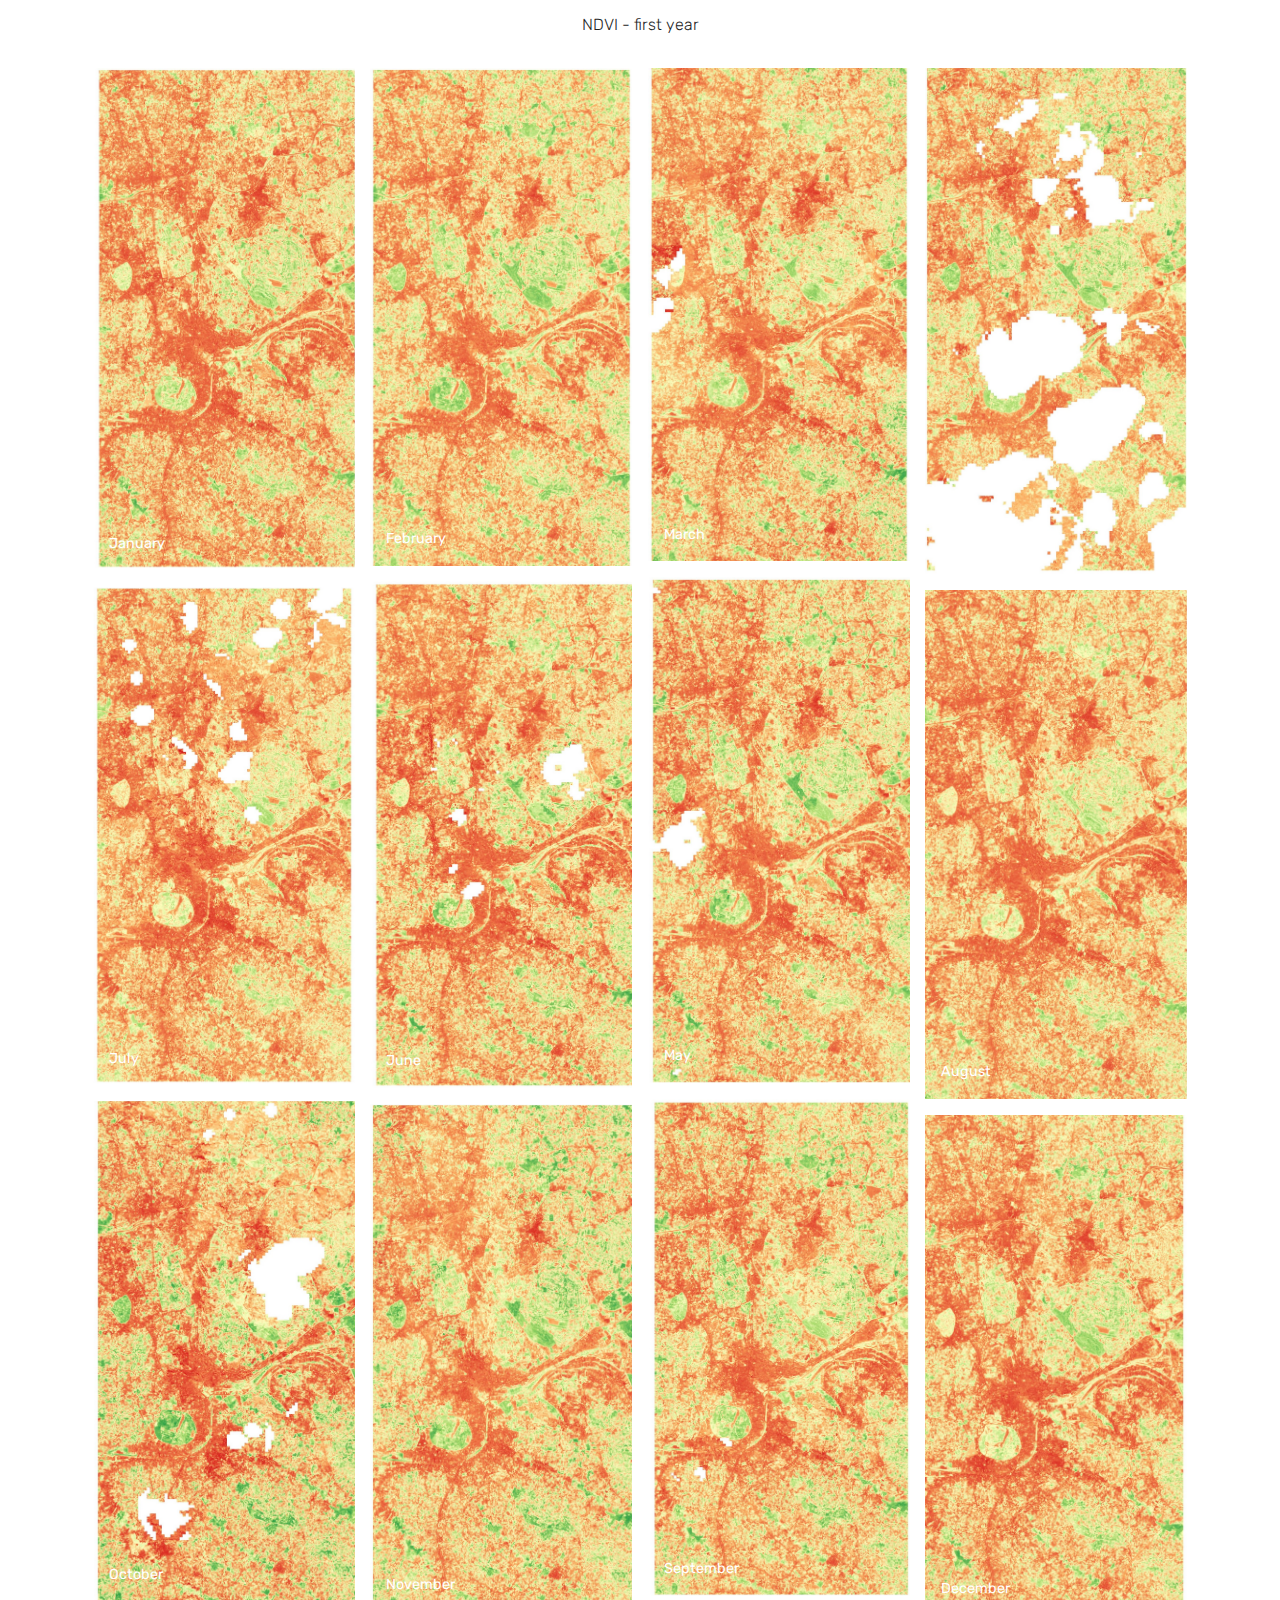
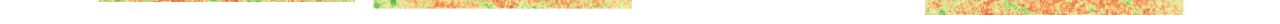
<file: mobirise/NDVI_firstYear/index.html>
<!DOCTYPE html>
<html>

<head>
  <!-- Site made with Mobirise Website Builder v4.7.7, https://mobirise.com -->
  <meta charset="UTF-8">
  <meta http-equiv="X-UA-Compatible" content="IE=edge">
  <meta name="generator" content="Mobirise v4.7.7, mobirise.com">
  <meta name="viewport" content="width=device-width, initial-scale=1, minimum-scale=1">
  <link rel="shortcut icon" href="assets/images/logo4.png" type="image/x-icon">
  <meta name="description" content="">
  <title>Home</title>
  <link rel="stylesheet" href="assets/web/assets/mobirise-icons/mobirise-icons.css">
  <link rel="stylesheet" href="assets/tether/tether.min.css">
  <link rel="stylesheet" href="assets/bootstrap/css/bootstrap.min.css">
  <link rel="stylesheet" href="assets/bootstrap/css/bootstrap-grid.min.css">
  <link rel="stylesheet" href="assets/bootstrap/css/bootstrap-reboot.min.css">
  <link rel="stylesheet" href="assets/theme/css/style.css">
  <link rel="stylesheet" href="assets/gallery/style.css">
  <link rel="stylesheet" href="assets/mobirise/css/mbr-additional.css" type="text/css">



</head>

<body>
  <section class="mbr-section content5 cid-rnqgnpHPGE" id="content5-1">





    <div class="container">
      <div class="media-container-row">
        <div class="title col-12 col-md-8">

          <h3 class="mbr-section-subtitle align-center mbr-light mbr-white pb-3 mbr-fonts-style display-7">
            NDVI - first year</h3>


        </div>
      </div>
    </div>
  </section>

  <section class="engine"><a href="https://mobirise.me/d">web maker</a></section>
  <section class="mbr-gallery mbr-slider-carousel cid-rnq6Gr8WMW" id="gallery1-0">



    <div class="container">
      <div>
        <!-- Filter -->
        <!-- Gallery -->
        <div class="mbr-gallery-row">
          <div class="mbr-gallery-layout-default">
            <div>
              <div>
                <div class="mbr-gallery-item mbr-gallery-item--p1" data-video-url="false" data-tags="Awesome">
                  <div href="#lb-gallery1-0" data-slide-to="0" data-toggle="modal">
                    <img src="assets/images/gallery00.jpg" alt="" title="">
                    <span class="icon-focus"></span>
                    <span class="mbr-gallery-title mbr-fonts-style display-7">January&nbsp;</span></div>
                </div>
                <div class="mbr-gallery-item mbr-gallery-item--p1" data-video-url="false" data-tags="Responsive">
                  <div href="#lb-gallery1-0" data-slide-to="1" data-toggle="modal"><img
                      src="assets/images/gallery01.jpg" alt="" title=""><span class="icon-focus"></span><span
                      class="mbr-gallery-title mbr-fonts-style display-7">February</span></div>
                </div>
                <div class="mbr-gallery-item mbr-gallery-item--p1" data-video-url="false" data-tags="Creative">
                  <div href="#lb-gallery1-0" data-slide-to="2" data-toggle="modal"><img
                      src="assets/images/gallery02.jpg" alt="" title=""><span class="icon-focus"></span><span
                      class="mbr-gallery-title mbr-fonts-style display-7">March</span></div>
                </div>
                <div class="mbr-gallery-item mbr-gallery-item--p1" data-video-url="false" data-tags="Animated">
                  <div href="#lb-gallery1-0" data-slide-to="3" data-toggle="modal"><img
                      src="assets/images/gallery03.jpg" alt="" title=""><span class="icon-focus"></span><span
                      class="mbr-gallery-title mbr-fonts-style display-7">April</span></div>
                </div>
                <div class="mbr-gallery-item mbr-gallery-item--p1" data-video-url="false" data-tags="Awesome">
                  <div href="#lb-gallery1-0" data-slide-to="4" data-toggle="modal"><img
                      src="assets/images/gallery04.jpg" alt="" title=""><span class="icon-focus"></span><span
                      class="mbr-gallery-title mbr-fonts-style display-7">May</span></div>
                </div>
                <div class="mbr-gallery-item mbr-gallery-item--p1" data-video-url="false" data-tags="Awesome">
                  <div href="#lb-gallery1-0" data-slide-to="5" data-toggle="modal"><img
                      src="assets/images/gallery05.jpg" alt="" title=""><span class="icon-focus"></span><span
                      class="mbr-gallery-title mbr-fonts-style display-7">June</span></div>
                </div>
                <div class="mbr-gallery-item mbr-gallery-item--p1" data-video-url="false" data-tags="Responsive">
                  <div href="#lb-gallery1-0" data-slide-to="6" data-toggle="modal"><img
                      src="assets/images/gallery06.jpg" alt="" title=""><span class="icon-focus"></span><span
                      class="mbr-gallery-title mbr-fonts-style display-7">July</span></div>
                </div>
                <div class="mbr-gallery-item mbr-gallery-item--p1" data-video-url="false" data-tags="Animated">
                  <div href="#lb-gallery1-0" data-slide-to="7" data-toggle="modal"><img
                      src="assets/images/gallery07.jpg" alt="" title=""><span class="icon-focus"></span><span
                      class="mbr-gallery-title mbr-fonts-style display-7">August</span></div>
                </div>
                <div class="mbr-gallery-item mbr-gallery-item--p1" data-video-url="false" data-tags="Awesome">
                  <div href="#lb-gallery1-0" data-slide-to="8" data-toggle="modal"><img
                      src="assets/images/gallery08.jpg" alt="" title=""><span class="icon-focus"></span><span
                      class="mbr-gallery-title mbr-fonts-style display-7">September</span></div>
                </div>
                <div class="mbr-gallery-item mbr-gallery-item--p1" data-video-url="false" data-tags="Awesome">
                  <div href="#lb-gallery1-0" data-slide-to="9" data-toggle="modal"><img
                      src="assets/images/gallery09.jpg" alt="" title=""><span class="icon-focus"></span><span
                      class="mbr-gallery-title mbr-fonts-style display-7">October</span></div>
                </div>
                <div class="mbr-gallery-item mbr-gallery-item--p1" data-video-url="false" data-tags="Awesome">
                  <div href="#lb-gallery1-0" data-slide-to="10" data-toggle="modal"><img
                      src="assets/images/gallery10.jpg" alt="" title=""><span class="icon-focus"></span><span
                      class="mbr-gallery-title mbr-fonts-style display-7">November</span></div>
                </div>
                <div class="mbr-gallery-item mbr-gallery-item--p1" data-video-url="false" data-tags="Awesome">
                  <div href="#lb-gallery1-0" data-slide-to="11" data-toggle="modal"><img
                      src="assets/images/gallery11.jpg" alt="" title=""><span class="icon-focus"></span><span
                      class="mbr-gallery-title mbr-fonts-style display-7">December</span></div>
                </div>
              </div>
            </div>
            <div class="clearfix"></div>
          </div>
        </div><!-- Lightbox -->
        <div data-app-prevent-settings="" class="mbr-slider modal fade carousel slide" tabindex="-1"
          data-keyboard="true" data-interval="false" id="lb-gallery1-0">
          <div class="modal-dialog">
            <div class="modal-content">
              <div class="modal-body">
                <div class="carousel-inner">
                  <div class="carousel-item"><img src="assets/images/gallery00.jpg" alt="" title=""></div>
                  <div class="carousel-item"><img src="assets/images/gallery01.jpg" alt="" title=""></div>
                  <div class="carousel-item"><img src="assets/images/gallery02.jpg" alt="" title=""></div>
                  <div class="carousel-item"><img src="assets/images/gallery03.jpg" alt="" title=""></div>
                  <div class="carousel-item"><img src="assets/images/gallery04.jpg" alt="" title=""></div>
                  <div class="carousel-item"><img src="assets/images/gallery05.jpg" alt="" title=""></div>
                  <div class="carousel-item"><img src="assets/images/gallery06.jpg" alt="" title=""></div>
                  <div class="carousel-item"><img src="assets/images/gallery07.jpg" alt="" title=""></div>
                  <div class="carousel-item"><img src="assets/images/gallery08.jpg" alt="" title=""></div>
                  <div class="carousel-item"><img src="assets/images/gallery09.jpg" alt="" title=""></div>
                  <div class="carousel-item"><img src="assets/images/gallery10.jpg" alt="" title=""></div>
                  <div class="carousel-item active"><img src="assets/images/gallery11.jpg" alt="" title=""></div>
                </div><a class="carousel-control carousel-control-prev" role="button" data-slide="prev"
                  href="#lb-gallery1-0"><span class="mbri-left mbr-iconfont" aria-hidden="true"></span><span
                    class="sr-only">Previous</span></a><a class="carousel-control carousel-control-next" role="button"
                  data-slide="next" href="#lb-gallery1-0"><span class="mbri-right mbr-iconfont"
                    aria-hidden="true"></span><span class="sr-only">Next</span></a><a class="close" href="#"
                  role="button" data-dismiss="modal"><span class="sr-only">Close</span></a>
              </div>
            </div>
          </div>
        </div>
      </div>
    </div>

  </section>


  <script src="assets/web/assets/jquery/jquery.min.js"></script>
  <script src="assets/popper/popper.min.js"></script>
  <script src="assets/tether/tether.min.js"></script>
  <script src="assets/bootstrap/js/bootstrap.min.js"></script>
  <script src="assets/smoothscroll/smooth-scroll.js"></script>
  <script src="assets/bootstrapcarouselswipe/bootstrap-carousel-swipe.js"></script>
  <script src="assets/vimeoplayer/jquery.mb.vimeo_player.js"></script>
  <script src="assets/masonry/masonry.pkgd.min.js"></script>
  <script src="assets/imagesloaded/imagesloaded.pkgd.min.js"></script>
  <script src="assets/theme/js/script.js"></script>
  <script src="assets/gallery/player.min.js"></script>
  <script src="assets/gallery/script.js"></script>
  <script src="assets/slidervideo/script.js"></script>


</body>

</html>
</file>
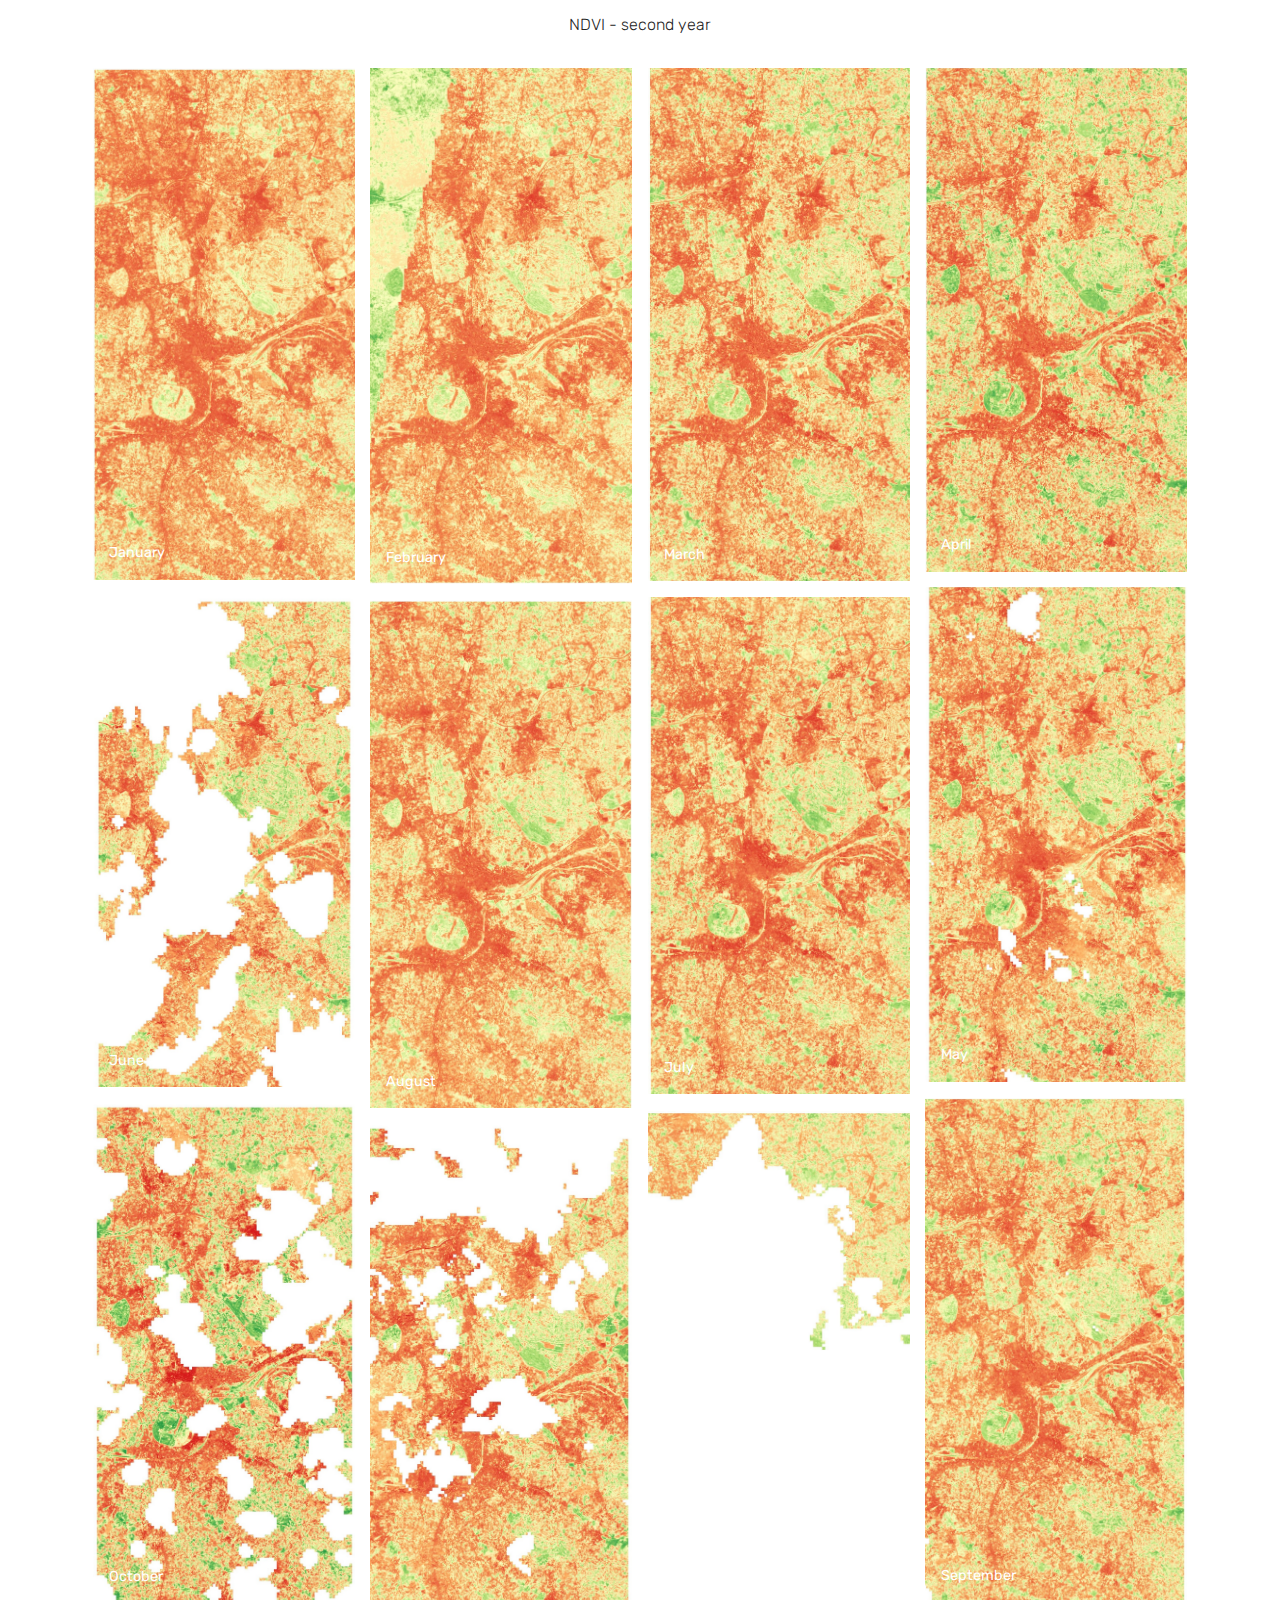
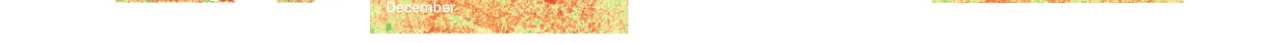
<file: mobirise/NDVI_secondYear/index.html>
<!DOCTYPE html>
<html>

<head>
  <!-- Site made with Mobirise Website Builder v4.7.7, https://mobirise.com -->
  <meta charset="UTF-8">
  <meta http-equiv="X-UA-Compatible" content="IE=edge">
  <meta name="generator" content="Mobirise v4.7.7, mobirise.com">
  <meta name="viewport" content="width=device-width, initial-scale=1, minimum-scale=1">
  <link rel="shortcut icon" href="assets/images/logo4.png" type="image/x-icon">
  <meta name="description" content="">
  <title>Home</title>
  <link rel="stylesheet" href="assets/web/assets/mobirise-icons/mobirise-icons.css">
  <link rel="stylesheet" href="assets/tether/tether.min.css">
  <link rel="stylesheet" href="assets/bootstrap/css/bootstrap.min.css">
  <link rel="stylesheet" href="assets/bootstrap/css/bootstrap-grid.min.css">
  <link rel="stylesheet" href="assets/bootstrap/css/bootstrap-reboot.min.css">
  <link rel="stylesheet" href="assets/theme/css/style.css">
  <link rel="stylesheet" href="assets/gallery/style.css">
  <link rel="stylesheet" href="assets/mobirise/css/mbr-additional.css" type="text/css">



</head>

<body>
  <section class="mbr-section content5 cid-rnqgnpHPGE" id="content5-1">





    <div class="container">
      <div class="media-container-row">
        <div class="title col-12 col-md-8">

          <h3 class="mbr-section-subtitle align-center mbr-light mbr-white pb-3 mbr-fonts-style display-7">
            NDVI - second year</h3>


        </div>
      </div>
    </div>
  </section>

  <section class="engine"><a href="https://mobirise.me/o">one page website templates</a></section>
  <section class="mbr-gallery mbr-slider-carousel cid-rnq6Gr8WMW" id="gallery1-0">



    <div class="container">
      <div>
        <!-- Filter -->
        <!-- Gallery -->
        <div class="mbr-gallery-row">
          <div class="mbr-gallery-layout-default">
            <div>
              <div>
                <div class="mbr-gallery-item mbr-gallery-item--p1" data-video-url="false" data-tags="Awesome">
                  <div href="#lb-gallery1-0" data-slide-to="0" data-toggle="modal"><img
                      src="assets/images/gallery00.jpg" alt="" title=""><span class="icon-focus"></span><span
                      class="mbr-gallery-title mbr-fonts-style display-7">January&nbsp;</span></div>
                </div>
                <div class="mbr-gallery-item mbr-gallery-item--p1" data-video-url="false" data-tags="Responsive">
                  <div href="#lb-gallery1-0" data-slide-to="1" data-toggle="modal"><img
                      src="assets/images/gallery01.jpg" alt="" title=""><span class="icon-focus"></span><span
                      class="mbr-gallery-title mbr-fonts-style display-7">February</span></div>
                </div>
                <div class="mbr-gallery-item mbr-gallery-item--p1" data-video-url="false" data-tags="Creative">
                  <div href="#lb-gallery1-0" data-slide-to="2" data-toggle="modal"><img
                      src="assets/images/gallery02.jpg" alt="" title=""><span class="icon-focus"></span><span
                      class="mbr-gallery-title mbr-fonts-style display-7">March</span></div>
                </div>
                <div class="mbr-gallery-item mbr-gallery-item--p1" data-video-url="false" data-tags="Animated">
                  <div href="#lb-gallery1-0" data-slide-to="3" data-toggle="modal"><img
                      src="assets/images/gallery03.jpg" alt="" title=""><span class="icon-focus"></span><span
                      class="mbr-gallery-title mbr-fonts-style display-7">April</span></div>
                </div>
                <div class="mbr-gallery-item mbr-gallery-item--p1" data-video-url="false" data-tags="Awesome">
                  <div href="#lb-gallery1-0" data-slide-to="4" data-toggle="modal"><img
                      src="assets/images/gallery04.jpg" alt="" title=""><span class="icon-focus"></span><span
                      class="mbr-gallery-title mbr-fonts-style display-7">May</span></div>
                </div>
                <div class="mbr-gallery-item mbr-gallery-item--p1" data-video-url="false" data-tags="Awesome">
                  <div href="#lb-gallery1-0" data-slide-to="5" data-toggle="modal"><img
                      src="assets/images/gallery05.jpg" alt="" title=""><span class="icon-focus"></span><span
                      class="mbr-gallery-title mbr-fonts-style display-7">June</span></div>
                </div>
                <div class="mbr-gallery-item mbr-gallery-item--p1" data-video-url="false" data-tags="Responsive">
                  <div href="#lb-gallery1-0" data-slide-to="6" data-toggle="modal"><img
                      src="assets/images/gallery06.jpg" alt="" title=""><span class="icon-focus"></span><span
                      class="mbr-gallery-title mbr-fonts-style display-7">July</span></div>
                </div>
                <div class="mbr-gallery-item mbr-gallery-item--p1" data-video-url="false" data-tags="Animated">
                  <div href="#lb-gallery1-0" data-slide-to="7" data-toggle="modal"><img
                      src="assets/images/gallery07.jpg" alt="" title=""><span class="icon-focus"></span><span
                      class="mbr-gallery-title mbr-fonts-style display-7">August</span></div>
                </div>
                <div class="mbr-gallery-item mbr-gallery-item--p1" data-video-url="false" data-tags="Awesome">
                  <div href="#lb-gallery1-0" data-slide-to="8" data-toggle="modal"><img
                      src="assets/images/gallery08.jpg" alt="" title=""><span class="icon-focus"></span><span
                      class="mbr-gallery-title mbr-fonts-style display-7">September</span></div>
                </div>
                <div class="mbr-gallery-item mbr-gallery-item--p1" data-video-url="false" data-tags="Awesome">
                  <div href="#lb-gallery1-0" data-slide-to="9" data-toggle="modal"><img
                      src="assets/images/gallery09.jpg" alt="" title=""><span class="icon-focus"></span><span
                      class="mbr-gallery-title mbr-fonts-style display-7">October</span></div>
                </div>
                <div class="mbr-gallery-item mbr-gallery-item--p1" data-video-url="false" data-tags="Awesome">
                  <div href="#lb-gallery1-0" data-slide-to="10" data-toggle="modal"><img
                      src="assets/images/gallery10.jpg" alt="" title=""><span class="icon-focus"></span><span
                      class="mbr-gallery-title mbr-fonts-style display-7">November</span></div>
                </div>
                <div class="mbr-gallery-item mbr-gallery-item--p1" data-video-url="false" data-tags="Awesome">
                  <div href="#lb-gallery1-0" data-slide-to="11" data-toggle="modal"><img
                      src="assets/images/gallery11.jpg" alt="" title=""><span class="icon-focus"></span><span
                      class="mbr-gallery-title mbr-fonts-style display-7">December</span></div>
                </div>
              </div>
            </div>
            <div class="clearfix"></div>
          </div>
        </div><!-- Lightbox -->
        <div data-app-prevent-settings="" class="mbr-slider modal fade carousel slide" tabindex="-1"
          data-keyboard="true" data-interval="false" id="lb-gallery1-0">
          <div class="modal-dialog">
            <div class="modal-content">
              <div class="modal-body">
                <div class="carousel-inner">
                  <div class="carousel-item"><img src="assets/images/gallery00.jpg" alt="" title=""></div>
                  <div class="carousel-item"><img src="assets/images/gallery01.jpg" alt="" title=""></div>
                  <div class="carousel-item"><img src="assets/images/gallery02.jpg" alt="" title=""></div>
                  <div class="carousel-item"><img src="assets/images/gallery03.jpg" alt="" title=""></div>
                  <div class="carousel-item"><img src="assets/images/gallery04.jpg" alt="" title=""></div>
                  <div class="carousel-item"><img src="assets/images/gallery05.jpg" alt="" title=""></div>
                  <div class="carousel-item"><img src="assets/images/gallery06.jpg" alt="" title=""></div>
                  <div class="carousel-item"><img src="assets/images/gallery07.jpg" alt="" title=""></div>
                  <div class="carousel-item"><img src="assets/images/gallery08.jpg" alt="" title=""></div>
                  <div class="carousel-item"><img src="assets/images/gallery09.jpg" alt="" title=""></div>
                  <div class="carousel-item"><img src="assets/images/gallery10.jpg" alt="" title=""></div>
                  <div class="carousel-item active"><img src="assets/images/gallery11.jpg" alt="" title=""></div>
                </div><a class="carousel-control carousel-control-prev" role="button" data-slide="prev"
                  href="#lb-gallery1-0"><span class="mbri-left mbr-iconfont" aria-hidden="true"></span><span
                    class="sr-only">Previous</span></a><a class="carousel-control carousel-control-next" role="button"
                  data-slide="next" href="#lb-gallery1-0"><span class="mbri-right mbr-iconfont"
                    aria-hidden="true"></span><span class="sr-only">Next</span></a><a class="close" href="#"
                  role="button" data-dismiss="modal"><span class="sr-only">Close</span></a>
              </div>
            </div>
          </div>
        </div>
      </div>
    </div>

  </section>


  <script src="assets/web/assets/jquery/jquery.min.js"></script>
  <script src="assets/popper/popper.min.js"></script>
  <script src="assets/tether/tether.min.js"></script>
  <script src="assets/bootstrap/js/bootstrap.min.js"></script>
  <script src="assets/smoothscroll/smooth-scroll.js"></script>
  <script src="assets/bootstrapcarouselswipe/bootstrap-carousel-swipe.js"></script>
  <script src="assets/vimeoplayer/jquery.mb.vimeo_player.js"></script>
  <script src="assets/masonry/masonry.pkgd.min.js"></script>
  <script src="assets/imagesloaded/imagesloaded.pkgd.min.js"></script>
  <script src="assets/theme/js/script.js"></script>
  <script src="assets/gallery/player.min.js"></script>
  <script src="assets/gallery/script.js"></script>
  <script src="assets/slidervideo/script.js"></script>


</body>

</html>
</file>
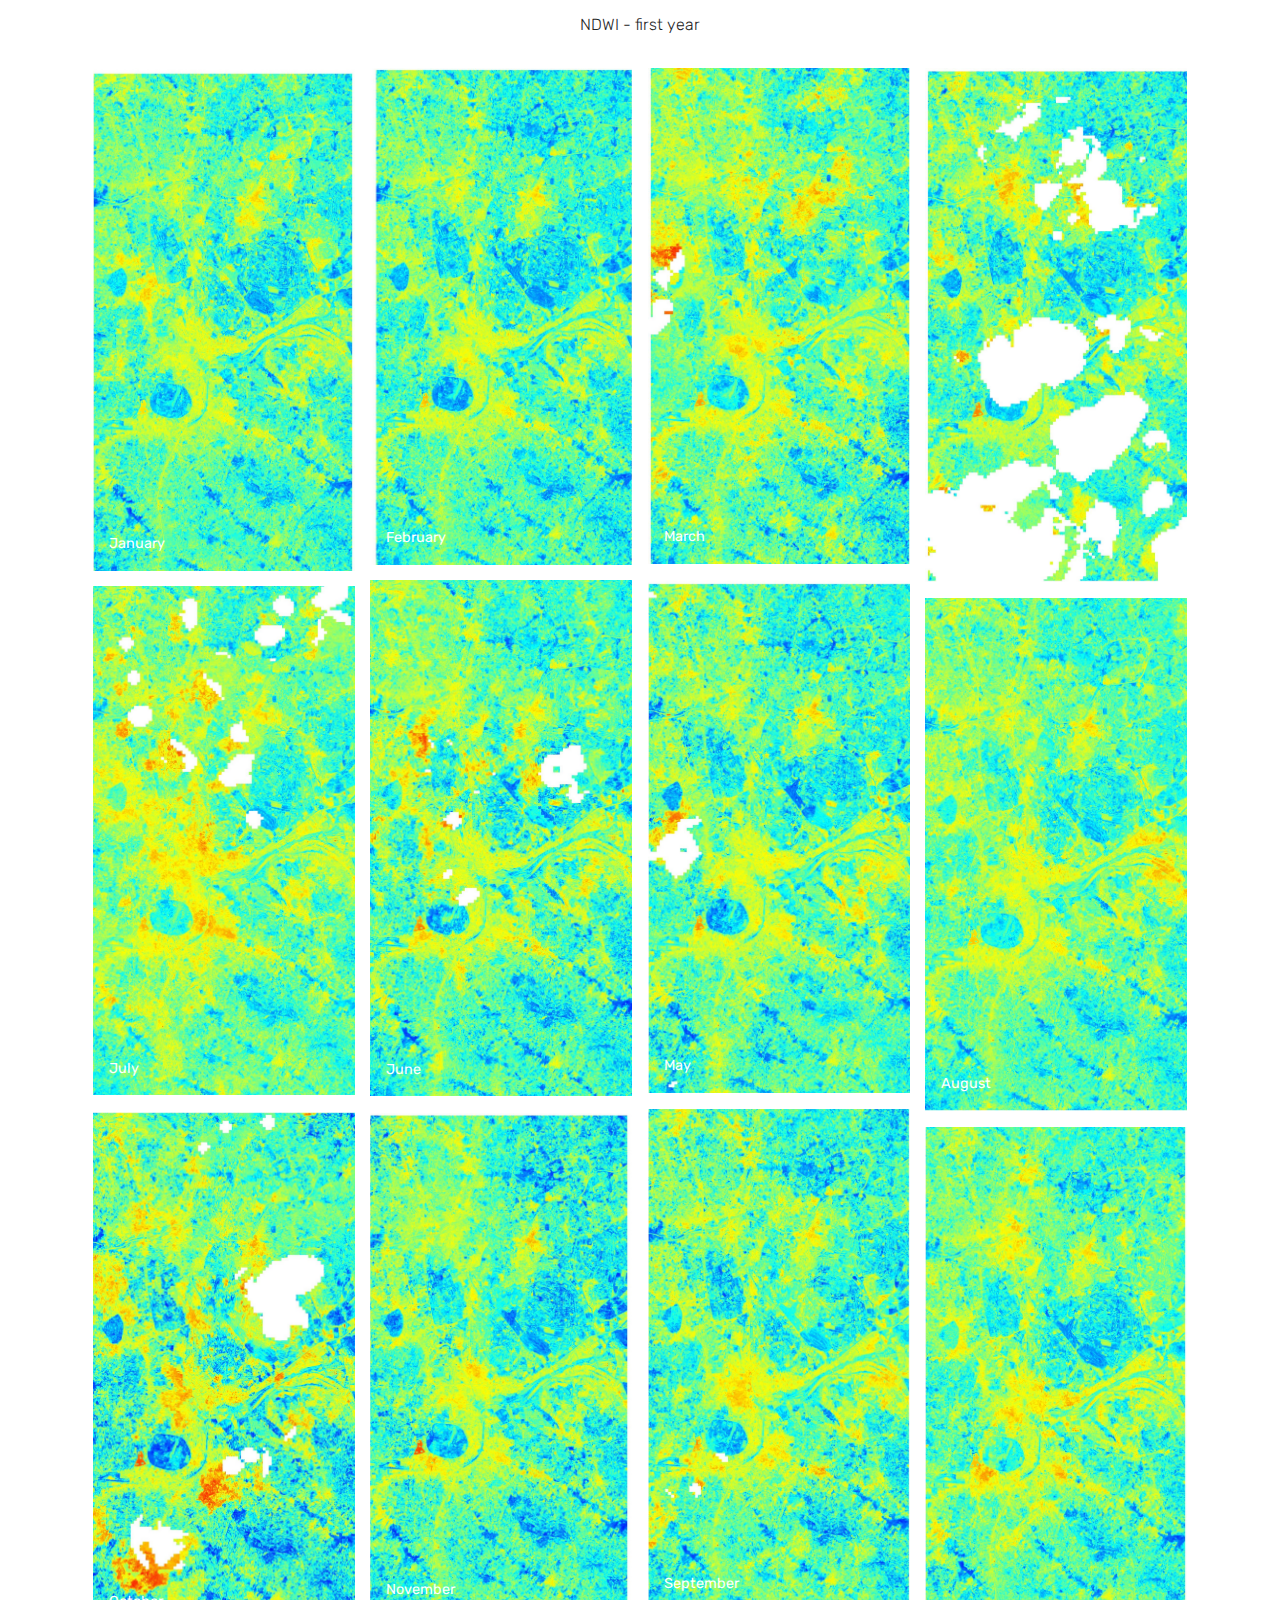
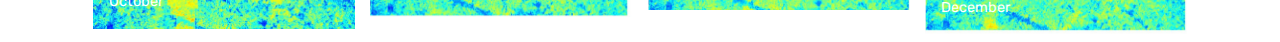
<file: mobirise/NDWI_firstYear/index.html>
<!DOCTYPE html>
<html>

<head>
  <!-- Site made with Mobirise Website Builder v4.7.7, https://mobirise.com -->
  <meta charset="UTF-8">
  <meta http-equiv="X-UA-Compatible" content="IE=edge">
  <meta name="generator" content="Mobirise v4.7.7, mobirise.com">
  <meta name="viewport" content="width=device-width, initial-scale=1, minimum-scale=1">
  <link rel="shortcut icon" href="assets/images/logo4.png" type="image/x-icon">
  <meta name="description" content="">
  <title>Home</title>
  <link rel="stylesheet" href="assets/web/assets/mobirise-icons/mobirise-icons.css">
  <link rel="stylesheet" href="assets/tether/tether.min.css">
  <link rel="stylesheet" href="assets/bootstrap/css/bootstrap.min.css">
  <link rel="stylesheet" href="assets/bootstrap/css/bootstrap-grid.min.css">
  <link rel="stylesheet" href="assets/bootstrap/css/bootstrap-reboot.min.css">
  <link rel="stylesheet" href="assets/theme/css/style.css">
  <link rel="stylesheet" href="assets/gallery/style.css">
  <link rel="stylesheet" href="assets/mobirise/css/mbr-additional.css" type="text/css">



</head>

<body>
  <section class="mbr-section content5 cid-rnqgnpHPGE" id="content5-1">





    <div class="container">
      <div class="media-container-row">
        <div class="title col-12 col-md-8">

          <h3 class="mbr-section-subtitle align-center mbr-light mbr-white pb-3 mbr-fonts-style display-7">
            NDWI - first year</h3>


        </div>
      </div>
    </div>
  </section>

  <section class="engine"><a href="https://mobirise.me/v">html templates</a></section>
  <section class="mbr-gallery mbr-slider-carousel cid-rnq6Gr8WMW" id="gallery1-0">



    <div class="container">
      <div>
        <!-- Filter -->
        <!-- Gallery -->
        <div class="mbr-gallery-row">
          <div class="mbr-gallery-layout-default">
            <div>
              <div>
                <div class="mbr-gallery-item mbr-gallery-item--p1" data-video-url="false" data-tags="Awesome">
                  <div href="#lb-gallery1-0" data-slide-to="0" data-toggle="modal"><img
                      src="assets/images/gallery00.jpg" alt="" title=""><span class="icon-focus"></span><span
                      class="mbr-gallery-title mbr-fonts-style display-7">January&nbsp;</span></div>
                </div>
                <div class="mbr-gallery-item mbr-gallery-item--p1" data-video-url="false" data-tags="Responsive">
                  <div href="#lb-gallery1-0" data-slide-to="1" data-toggle="modal"><img
                      src="assets/images/gallery01.jpg" alt="" title=""><span class="icon-focus"></span><span
                      class="mbr-gallery-title mbr-fonts-style display-7">February</span></div>
                </div>
                <div class="mbr-gallery-item mbr-gallery-item--p1" data-video-url="false" data-tags="Creative">
                  <div href="#lb-gallery1-0" data-slide-to="2" data-toggle="modal"><img
                      src="assets/images/gallery02.jpg" alt="" title=""><span class="icon-focus"></span><span
                      class="mbr-gallery-title mbr-fonts-style display-7">March</span></div>
                </div>
                <div class="mbr-gallery-item mbr-gallery-item--p1" data-video-url="false" data-tags="Animated">
                  <div href="#lb-gallery1-0" data-slide-to="3" data-toggle="modal"><img
                      src="assets/images/gallery03.jpg" alt="" title=""><span class="icon-focus"></span><span
                      class="mbr-gallery-title mbr-fonts-style display-7">April</span></div>
                </div>
                <div class="mbr-gallery-item mbr-gallery-item--p1" data-video-url="false" data-tags="Awesome">
                  <div href="#lb-gallery1-0" data-slide-to="4" data-toggle="modal"><img
                      src="assets/images/gallery04.jpg" alt="" title=""><span class="icon-focus"></span><span
                      class="mbr-gallery-title mbr-fonts-style display-7">May</span></div>
                </div>
                <div class="mbr-gallery-item mbr-gallery-item--p1" data-video-url="false" data-tags="Awesome">
                  <div href="#lb-gallery1-0" data-slide-to="5" data-toggle="modal"><img
                      src="assets/images/gallery05.jpg" alt="" title=""><span class="icon-focus"></span><span
                      class="mbr-gallery-title mbr-fonts-style display-7">June</span></div>
                </div>
                <div class="mbr-gallery-item mbr-gallery-item--p1" data-video-url="false" data-tags="Responsive">
                  <div href="#lb-gallery1-0" data-slide-to="6" data-toggle="modal"><img
                      src="assets/images/gallery06.jpg" alt="" title=""><span class="icon-focus"></span><span
                      class="mbr-gallery-title mbr-fonts-style display-7">July</span></div>
                </div>
                <div class="mbr-gallery-item mbr-gallery-item--p1" data-video-url="false" data-tags="Animated">
                  <div href="#lb-gallery1-0" data-slide-to="7" data-toggle="modal"><img
                      src="assets/images/gallery07.jpg" alt="" title=""><span class="icon-focus"></span><span
                      class="mbr-gallery-title mbr-fonts-style display-7">August</span></div>
                </div>
                <div class="mbr-gallery-item mbr-gallery-item--p1" data-video-url="false" data-tags="Awesome">
                  <div href="#lb-gallery1-0" data-slide-to="8" data-toggle="modal"><img
                      src="assets/images/gallery08.jpg" alt="" title=""><span class="icon-focus"></span><span
                      class="mbr-gallery-title mbr-fonts-style display-7">September</span></div>
                </div>
                <div class="mbr-gallery-item mbr-gallery-item--p1" data-video-url="false" data-tags="Awesome">
                  <div href="#lb-gallery1-0" data-slide-to="9" data-toggle="modal"><img
                      src="assets/images/gallery09.jpg" alt="" title=""><span class="icon-focus"></span><span
                      class="mbr-gallery-title mbr-fonts-style display-7">October</span></div>
                </div>
                <div class="mbr-gallery-item mbr-gallery-item--p1" data-video-url="false" data-tags="Awesome">
                  <div href="#lb-gallery1-0" data-slide-to="10" data-toggle="modal"><img
                      src="assets/images/gallery10.jpg" alt="" title=""><span class="icon-focus"></span><span
                      class="mbr-gallery-title mbr-fonts-style display-7">November</span></div>
                </div>
                <div class="mbr-gallery-item mbr-gallery-item--p1" data-video-url="false" data-tags="Awesome">
                  <div href="#lb-gallery1-0" data-slide-to="11" data-toggle="modal"><img
                      src="assets/images/gallery11.jpg" alt="" title=""><span class="icon-focus"></span><span
                      class="mbr-gallery-title mbr-fonts-style display-7">December</span></div>
                </div>
              </div>
            </div>
            <div class="clearfix"></div>
          </div>
        </div><!-- Lightbox -->
        <div data-app-prevent-settings="" class="mbr-slider modal fade carousel slide" tabindex="-1"
          data-keyboard="true" data-interval="false" id="lb-gallery1-0">
          <div class="modal-dialog">
            <div class="modal-content">
              <div class="modal-body">
                <div class="carousel-inner">
                  <div class="carousel-item"><img src="assets/images/gallery00.jpg" alt="" title=""></div>
                  <div class="carousel-item"><img src="assets/images/gallery01.jpg" alt="" title=""></div>
                  <div class="carousel-item"><img src="assets/images/gallery02.jpg" alt="" title=""></div>
                  <div class="carousel-item"><img src="assets/images/gallery03.jpg" alt="" title=""></div>
                  <div class="carousel-item"><img src="assets/images/gallery04.jpg" alt="" title=""></div>
                  <div class="carousel-item"><img src="assets/images/gallery05.jpg" alt="" title=""></div>
                  <div class="carousel-item"><img src="assets/images/gallery06.jpg" alt="" title=""></div>
                  <div class="carousel-item"><img src="assets/images/gallery07.jpg" alt="" title=""></div>
                  <div class="carousel-item"><img src="assets/images/gallery08.jpg" alt="" title=""></div>
                  <div class="carousel-item"><img src="assets/images/gallery09.jpg" alt="" title=""></div>
                  <div class="carousel-item"><img src="assets/images/gallery10.jpg" alt="" title=""></div>
                  <div class="carousel-item active"><img src="assets/images/gallery11.jpg" alt="" title=""></div>
                </div><a class="carousel-control carousel-control-prev" role="button" data-slide="prev"
                  href="#lb-gallery1-0"><span class="mbri-left mbr-iconfont" aria-hidden="true"></span><span
                    class="sr-only">Previous</span></a><a class="carousel-control carousel-control-next" role="button"
                  data-slide="next" href="#lb-gallery1-0"><span class="mbri-right mbr-iconfont"
                    aria-hidden="true"></span><span class="sr-only">Next</span></a><a class="close" href="#"
                  role="button" data-dismiss="modal"><span class="sr-only">Close</span></a>
              </div>
            </div>
          </div>
        </div>
      </div>
    </div>

  </section>


  <script src="assets/web/assets/jquery/jquery.min.js"></script>
  <script src="assets/popper/popper.min.js"></script>
  <script src="assets/tether/tether.min.js"></script>
  <script src="assets/bootstrap/js/bootstrap.min.js"></script>
  <script src="assets/smoothscroll/smooth-scroll.js"></script>
  <script src="assets/bootstrapcarouselswipe/bootstrap-carousel-swipe.js"></script>
  <script src="assets/vimeoplayer/jquery.mb.vimeo_player.js"></script>
  <script src="assets/masonry/masonry.pkgd.min.js"></script>
  <script src="assets/imagesloaded/imagesloaded.pkgd.min.js"></script>
  <script src="assets/theme/js/script.js"></script>
  <script src="assets/gallery/player.min.js"></script>
  <script src="assets/gallery/script.js"></script>
  <script src="assets/slidervideo/script.js"></script>


</body>

</html>
</file>
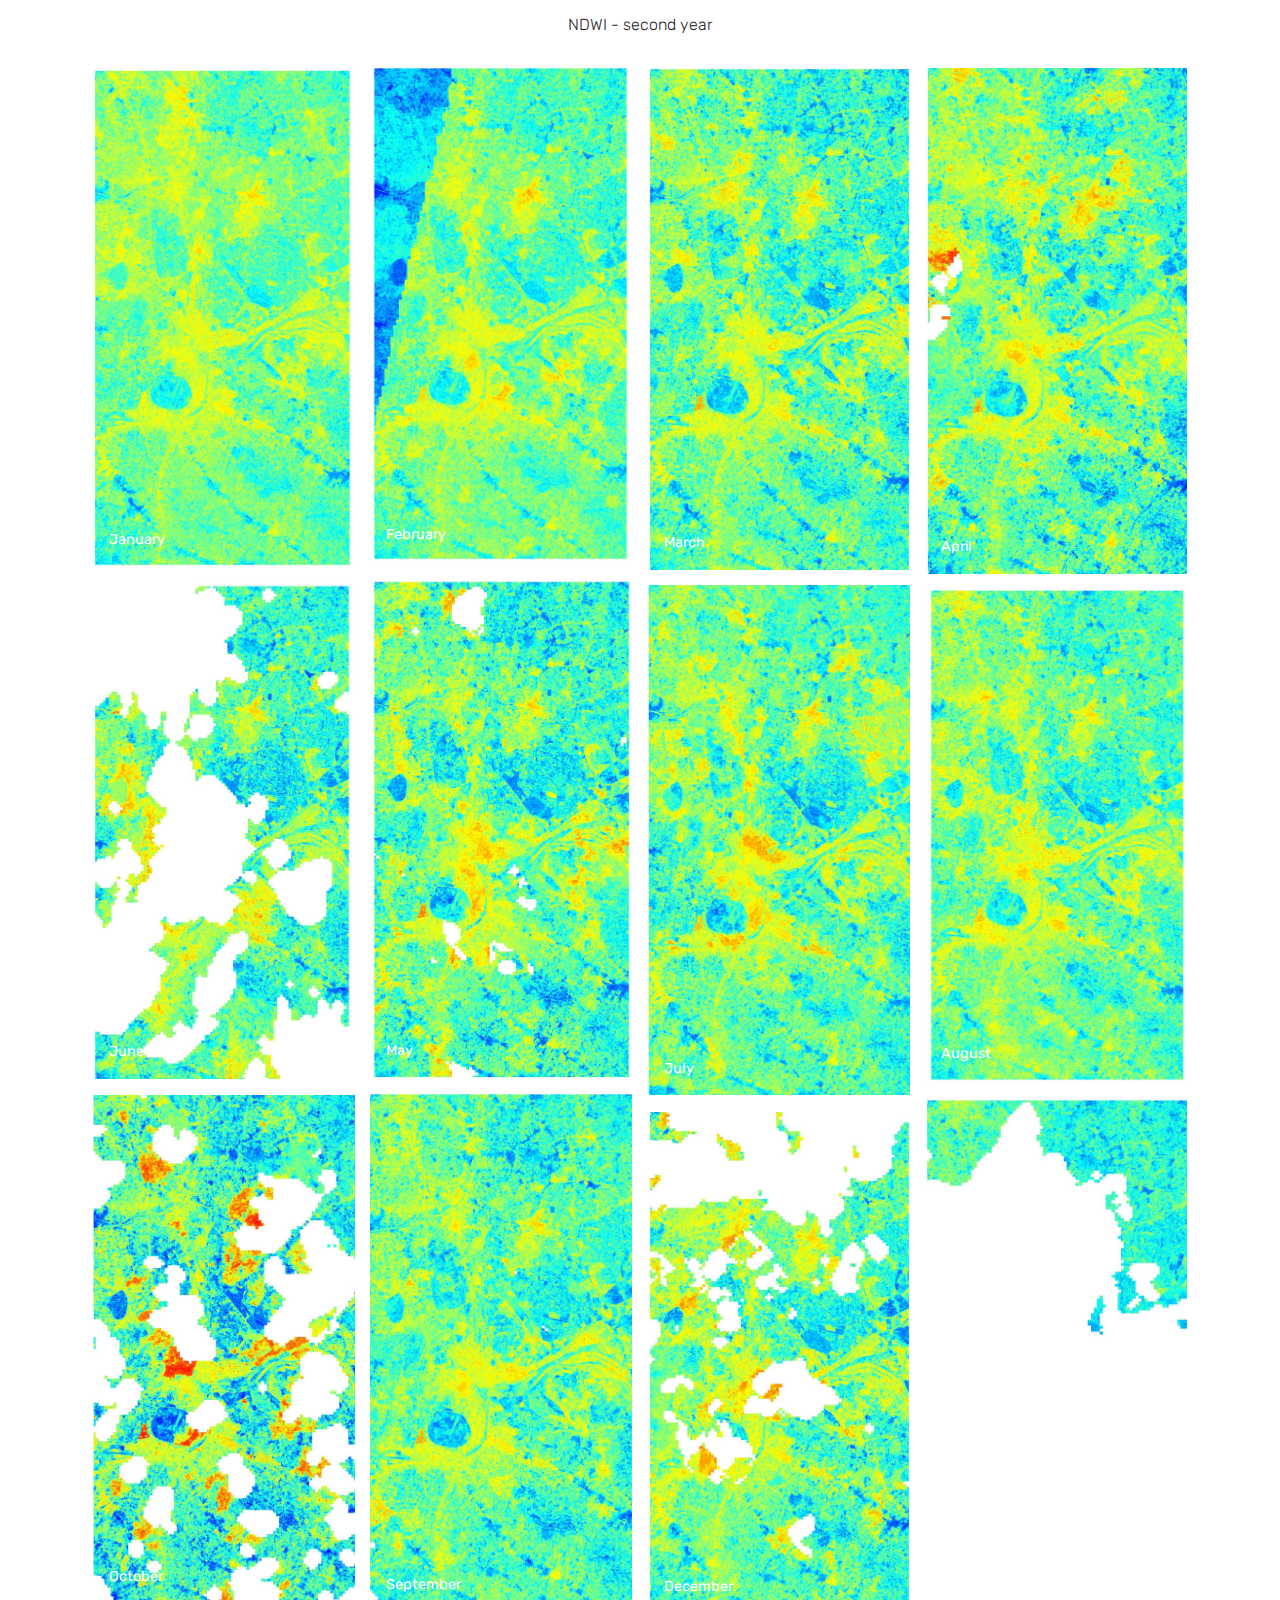
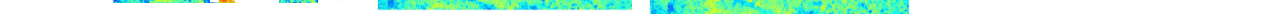
<file: mobirise/NDWI_secondYear/index.html>
<!DOCTYPE html>
<html>

<head>
  <!-- Site made with Mobirise Website Builder v4.7.7, https://mobirise.com -->
  <meta charset="UTF-8">
  <meta http-equiv="X-UA-Compatible" content="IE=edge">
  <meta name="generator" content="Mobirise v4.7.7, mobirise.com">
  <meta name="viewport" content="width=device-width, initial-scale=1, minimum-scale=1">
  <link rel="shortcut icon" href="assets/images/logo4.png" type="image/x-icon">
  <meta name="description" content="">
  <title>Home</title>
  <link rel="stylesheet" href="assets/web/assets/mobirise-icons/mobirise-icons.css">
  <link rel="stylesheet" href="assets/tether/tether.min.css">
  <link rel="stylesheet" href="assets/bootstrap/css/bootstrap.min.css">
  <link rel="stylesheet" href="assets/bootstrap/css/bootstrap-grid.min.css">
  <link rel="stylesheet" href="assets/bootstrap/css/bootstrap-reboot.min.css">
  <link rel="stylesheet" href="assets/theme/css/style.css">
  <link rel="stylesheet" href="assets/gallery/style.css">
  <link rel="stylesheet" href="assets/mobirise/css/mbr-additional.css" type="text/css">



</head>

<body>
  <section class="mbr-section content5 cid-rnqgnpHPGE" id="content5-1">





    <div class="container">
      <div class="media-container-row">
        <div class="title col-12 col-md-8">

          <h3 class="mbr-section-subtitle align-center mbr-light mbr-white pb-3 mbr-fonts-style display-7">
            NDWI - second year</h3>


        </div>
      </div>
    </div>
  </section>

  <section class="engine"><a href="https://mobirise.me/z">best website templates</a></section>
  <section class="mbr-gallery mbr-slider-carousel cid-rnq6Gr8WMW" id="gallery1-0">



    <div class="container">
      <div>
        <!-- Filter -->
        <!-- Gallery -->
        <div class="mbr-gallery-row">
          <div class="mbr-gallery-layout-default">
            <div>
              <div>
                <div class="mbr-gallery-item mbr-gallery-item--p1" data-video-url="false" data-tags="Awesome">
                  <div href="#lb-gallery1-0" data-slide-to="0" data-toggle="modal"><img
                      src="assets/images/gallery00.jpg" alt="" title=""><span class="icon-focus"></span><span
                      class="mbr-gallery-title mbr-fonts-style display-7">January&nbsp;</span></div>
                </div>
                <div class="mbr-gallery-item mbr-gallery-item--p1" data-video-url="false" data-tags="Responsive">
                  <div href="#lb-gallery1-0" data-slide-to="1" data-toggle="modal"><img
                      src="assets/images/gallery01.jpg" alt="" title=""><span class="icon-focus"></span><span
                      class="mbr-gallery-title mbr-fonts-style display-7">February</span></div>
                </div>
                <div class="mbr-gallery-item mbr-gallery-item--p1" data-video-url="false" data-tags="Creative">
                  <div href="#lb-gallery1-0" data-slide-to="2" data-toggle="modal"><img
                      src="assets/images/gallery02.jpg" alt="" title=""><span class="icon-focus"></span><span
                      class="mbr-gallery-title mbr-fonts-style display-7">March</span></div>
                </div>
                <div class="mbr-gallery-item mbr-gallery-item--p1" data-video-url="false" data-tags="Animated">
                  <div href="#lb-gallery1-0" data-slide-to="3" data-toggle="modal"><img
                      src="assets/images/gallery03.jpg" alt="" title=""><span class="icon-focus"></span><span
                      class="mbr-gallery-title mbr-fonts-style display-7">April</span></div>
                </div>
                <div class="mbr-gallery-item mbr-gallery-item--p1" data-video-url="false" data-tags="Awesome">
                  <div href="#lb-gallery1-0" data-slide-to="4" data-toggle="modal"><img
                      src="assets/images/gallery04.jpg" alt="" title=""><span class="icon-focus"></span><span
                      class="mbr-gallery-title mbr-fonts-style display-7">May</span></div>
                </div>
                <div class="mbr-gallery-item mbr-gallery-item--p1" data-video-url="false" data-tags="Awesome">
                  <div href="#lb-gallery1-0" data-slide-to="5" data-toggle="modal"><img
                      src="assets/images/gallery05.jpg" alt="" title=""><span class="icon-focus"></span><span
                      class="mbr-gallery-title mbr-fonts-style display-7">June</span></div>
                </div>
                <div class="mbr-gallery-item mbr-gallery-item--p1" data-video-url="false" data-tags="Responsive">
                  <div href="#lb-gallery1-0" data-slide-to="6" data-toggle="modal"><img
                      src="assets/images/gallery06.jpg" alt="" title=""><span class="icon-focus"></span><span
                      class="mbr-gallery-title mbr-fonts-style display-7">July</span></div>
                </div>
                <div class="mbr-gallery-item mbr-gallery-item--p1" data-video-url="false" data-tags="Animated">
                  <div href="#lb-gallery1-0" data-slide-to="7" data-toggle="modal"><img
                      src="assets/images/gallery07.jpg" alt="" title=""><span class="icon-focus"></span><span
                      class="mbr-gallery-title mbr-fonts-style display-7">August</span></div>
                </div>
                <div class="mbr-gallery-item mbr-gallery-item--p1" data-video-url="false" data-tags="Awesome">
                  <div href="#lb-gallery1-0" data-slide-to="8" data-toggle="modal"><img
                      src="assets/images/gallery08.jpg" alt="" title=""><span class="icon-focus"></span><span
                      class="mbr-gallery-title mbr-fonts-style display-7">September</span></div>
                </div>
                <div class="mbr-gallery-item mbr-gallery-item--p1" data-video-url="false" data-tags="Awesome">
                  <div href="#lb-gallery1-0" data-slide-to="9" data-toggle="modal"><img
                      src="assets/images/gallery09.jpg" alt="" title=""><span class="icon-focus"></span><span
                      class="mbr-gallery-title mbr-fonts-style display-7">October</span></div>
                </div>
                <div class="mbr-gallery-item mbr-gallery-item--p1" data-video-url="false" data-tags="Awesome">
                  <div href="#lb-gallery1-0" data-slide-to="10" data-toggle="modal"><img
                      src="assets/images/gallery10.jpg" alt="" title=""><span class="icon-focus"></span><span
                      class="mbr-gallery-title mbr-fonts-style display-7">November</span></div>
                </div>
                <div class="mbr-gallery-item mbr-gallery-item--p1" data-video-url="false" data-tags="Awesome">
                  <div href="#lb-gallery1-0" data-slide-to="11" data-toggle="modal"><img
                      src="assets/images/gallery11.jpg" alt="" title=""><span class="icon-focus"></span><span
                      class="mbr-gallery-title mbr-fonts-style display-7">December</span></div>
                </div>
              </div>
            </div>
            <div class="clearfix"></div>
          </div>
        </div><!-- Lightbox -->
        <div data-app-prevent-settings="" class="mbr-slider modal fade carousel slide" tabindex="-1"
          data-keyboard="true" data-interval="false" id="lb-gallery1-0">
          <div class="modal-dialog">
            <div class="modal-content">
              <div class="modal-body">
                <div class="carousel-inner">
                  <div class="carousel-item"><img src="assets/images/gallery00.jpg" alt="" title=""></div>
                  <div class="carousel-item"><img src="assets/images/gallery01.jpg" alt="" title=""></div>
                  <div class="carousel-item"><img src="assets/images/gallery02.jpg" alt="" title=""></div>
                  <div class="carousel-item"><img src="assets/images/gallery03.jpg" alt="" title=""></div>
                  <div class="carousel-item"><img src="assets/images/gallery04.jpg" alt="" title=""></div>
                  <div class="carousel-item"><img src="assets/images/gallery05.jpg" alt="" title=""></div>
                  <div class="carousel-item"><img src="assets/images/gallery06.jpg" alt="" title=""></div>
                  <div class="carousel-item"><img src="assets/images/gallery07.jpg" alt="" title=""></div>
                  <div class="carousel-item"><img src="assets/images/gallery08.jpg" alt="" title=""></div>
                  <div class="carousel-item"><img src="assets/images/gallery09.jpg" alt="" title=""></div>
                  <div class="carousel-item"><img src="assets/images/gallery10.jpg" alt="" title=""></div>
                  <div class="carousel-item active"><img src="assets/images/gallery11.jpg" alt="" title=""></div>
                </div><a class="carousel-control carousel-control-prev" role="button" data-slide="prev"
                  href="#lb-gallery1-0"><span class="mbri-left mbr-iconfont" aria-hidden="true"></span><span
                    class="sr-only">Previous</span></a><a class="carousel-control carousel-control-next" role="button"
                  data-slide="next" href="#lb-gallery1-0"><span class="mbri-right mbr-iconfont"
                    aria-hidden="true"></span><span class="sr-only">Next</span></a><a class="close" href="#"
                  role="button" data-dismiss="modal"><span class="sr-only">Close</span></a>
              </div>
            </div>
          </div>
        </div>
      </div>
    </div>

  </section>


  <script src="assets/web/assets/jquery/jquery.min.js"></script>
  <script src="assets/popper/popper.min.js"></script>
  <script src="assets/tether/tether.min.js"></script>
  <script src="assets/bootstrap/js/bootstrap.min.js"></script>
  <script src="assets/smoothscroll/smooth-scroll.js"></script>
  <script src="assets/bootstrapcarouselswipe/bootstrap-carousel-swipe.js"></script>
  <script src="assets/vimeoplayer/jquery.mb.vimeo_player.js"></script>
  <script src="assets/masonry/masonry.pkgd.min.js"></script>
  <script src="assets/imagesloaded/imagesloaded.pkgd.min.js"></script>
  <script src="assets/theme/js/script.js"></script>
  <script src="assets/gallery/player.min.js"></script>
  <script src="assets/gallery/script.js"></script>
  <script src="assets/slidervideo/script.js"></script>


</body>

</html>
</file>
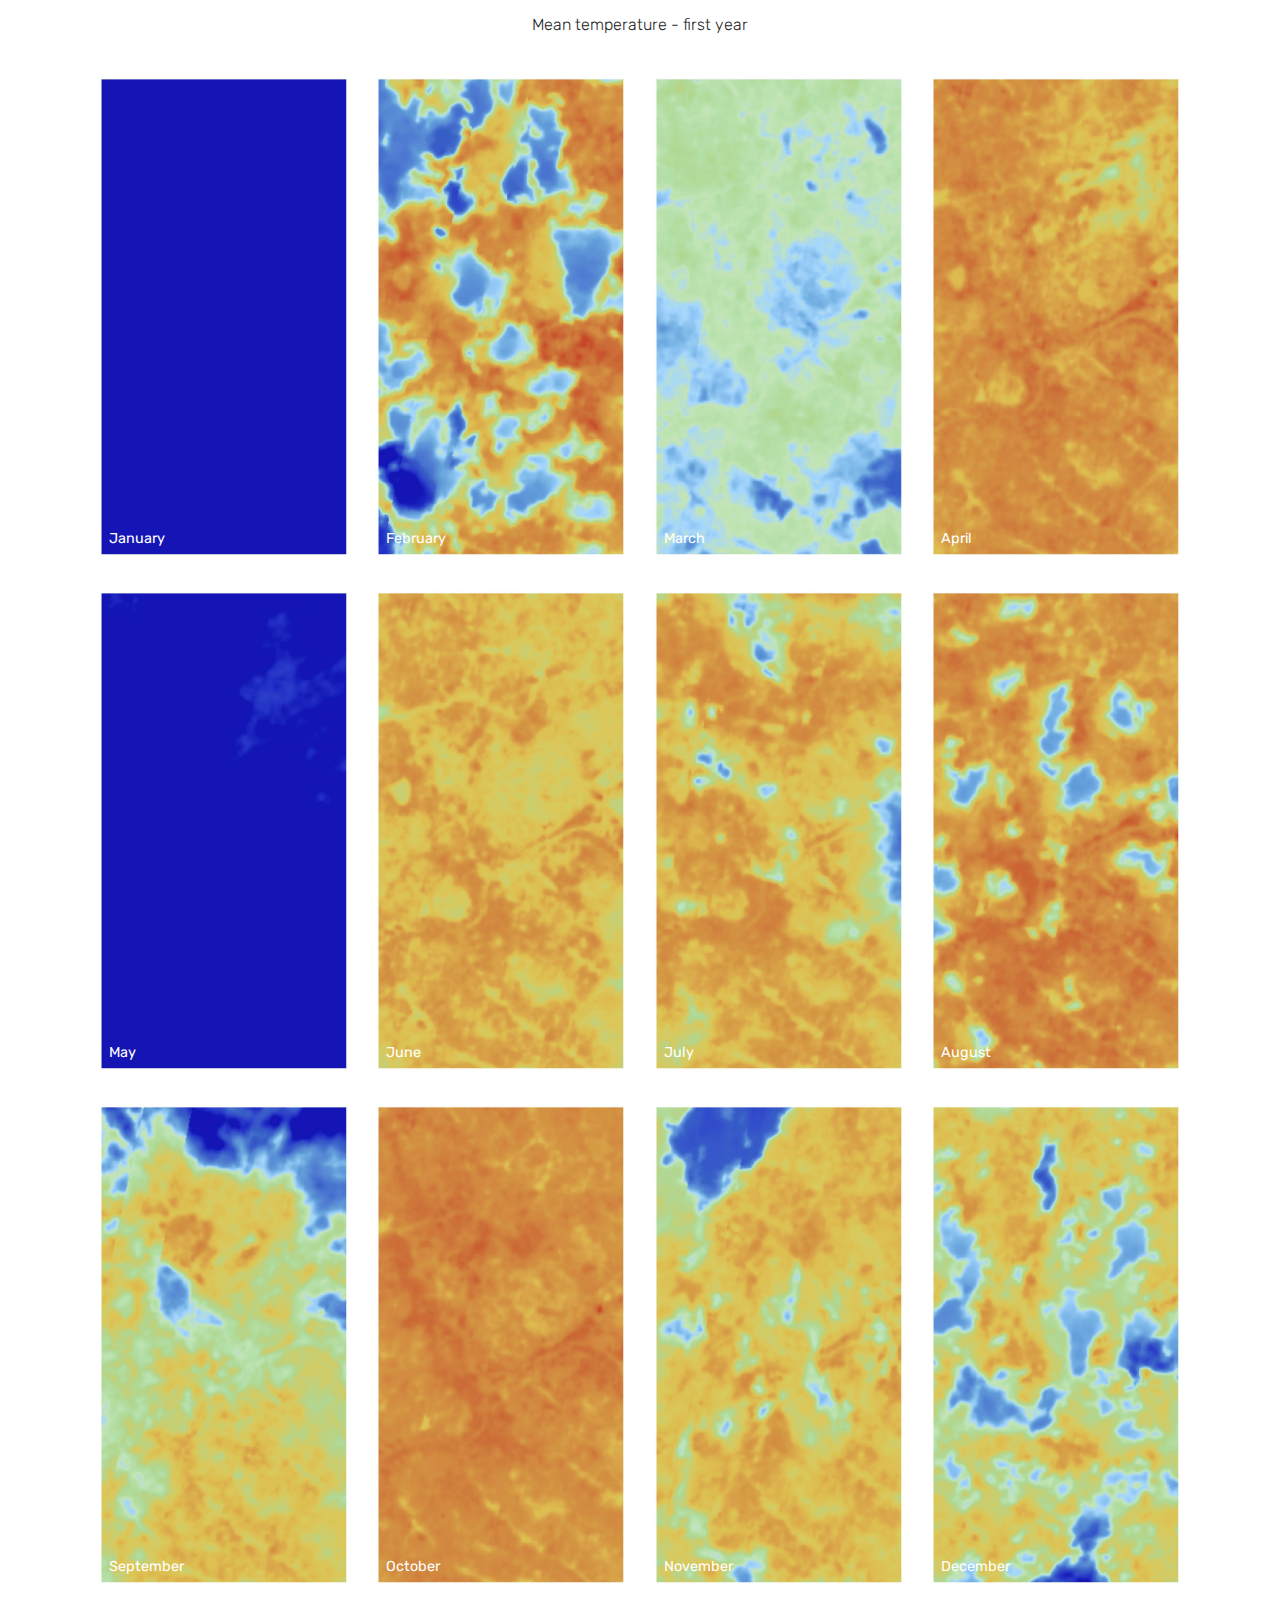
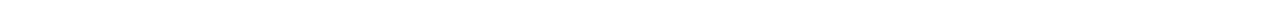
<file: mobirise/Temp_firstYear/index.html>
<!DOCTYPE html>
<html>

<head>
  <!-- Site made with Mobirise Website Builder v4.7.7, https://mobirise.com -->
  <meta charset="UTF-8">
  <meta http-equiv="X-UA-Compatible" content="IE=edge">
  <meta name="generator" content="Mobirise v4.7.7, mobirise.com">
  <meta name="viewport" content="width=device-width, initial-scale=1, minimum-scale=1">
  <link rel="shortcut icon" href="assets/images/logo4.png" type="image/x-icon">
  <meta name="description" content="">
  <title>Home</title>
  <link rel="stylesheet" href="assets/web/assets/mobirise-icons/mobirise-icons.css">
  <link rel="stylesheet" href="assets/tether/tether.min.css">
  <link rel="stylesheet" href="assets/bootstrap/css/bootstrap.min.css">
  <link rel="stylesheet" href="assets/bootstrap/css/bootstrap-grid.min.css">
  <link rel="stylesheet" href="assets/bootstrap/css/bootstrap-reboot.min.css">
  <link rel="stylesheet" href="assets/theme/css/style.css">
  <link rel="stylesheet" href="assets/gallery/style.css">
  <link rel="stylesheet" href="assets/mobirise/css/mbr-additional.css" type="text/css">



</head>

<body>
  <section class="mbr-section content5 cid-rnqgnpHPGE" id="content5-1">





    <div class="container">
      <div class="media-container-row">
        <div class="title col-12 col-md-8">

          <h3 class="mbr-section-subtitle align-center mbr-light mbr-white pb-3 mbr-fonts-style display-7">Mean
            temperature - first year</h3>


        </div>
      </div>
    </div>
  </section>

  <section class="engine"><a href="https://mobirise.me/o">free one page web templates</a></section>
  <section class="mbr-gallery mbr-slider-carousel cid-rnq6Gr8WMW" id="gallery1-0">



    <div class="container">
      <div>
        <!-- Filter -->
        <!-- Gallery -->
        <div class="mbr-gallery-row">
          <div class="mbr-gallery-layout-default">
            <div>
              <div>
                <div class="mbr-gallery-item mbr-gallery-item--p1" data-video-url="false" data-tags="Awesome">
                  <div href="#lb-gallery1-0" data-slide-to="0" data-toggle="modal"><img
                      src="assets/images/gallery00.jpg" alt="" title=""><span class="icon-focus"></span><span
                      class="mbr-gallery-title mbr-fonts-style display-7">January&nbsp;</span></div>
                </div>
                <div class="mbr-gallery-item mbr-gallery-item--p1" data-video-url="false" data-tags="Responsive">
                  <div href="#lb-gallery1-0" data-slide-to="1" data-toggle="modal"><img
                      src="assets/images/gallery01.jpg" alt="" title=""><span class="icon-focus"></span><span
                      class="mbr-gallery-title mbr-fonts-style display-7">February</span></div>
                </div>
                <div class="mbr-gallery-item mbr-gallery-item--p1" data-video-url="false" data-tags="Creative">
                  <div href="#lb-gallery1-0" data-slide-to="2" data-toggle="modal"><img
                      src="assets/images/gallery02.jpg" alt="" title=""><span class="icon-focus"></span><span
                      class="mbr-gallery-title mbr-fonts-style display-7">March</span></div>
                </div>
                <div class="mbr-gallery-item mbr-gallery-item--p1" data-video-url="false" data-tags="Animated">
                  <div href="#lb-gallery1-0" data-slide-to="3" data-toggle="modal"><img
                      src="assets/images/gallery03.jpg" alt="" title=""><span class="icon-focus"></span><span
                      class="mbr-gallery-title mbr-fonts-style display-7">April</span></div>
                </div>
                <div class="mbr-gallery-item mbr-gallery-item--p1" data-video-url="false" data-tags="Awesome">
                  <div href="#lb-gallery1-0" data-slide-to="4" data-toggle="modal"><img
                      src="assets/images/gallery04.jpg" alt="" title=""><span class="icon-focus"></span><span
                      class="mbr-gallery-title mbr-fonts-style display-7">May</span></div>
                </div>
                <div class="mbr-gallery-item mbr-gallery-item--p1" data-video-url="false" data-tags="Awesome">
                  <div href="#lb-gallery1-0" data-slide-to="5" data-toggle="modal"><img
                      src="assets/images/gallery05.jpg" alt="" title=""><span class="icon-focus"></span><span
                      class="mbr-gallery-title mbr-fonts-style display-7">June</span></div>
                </div>
                <div class="mbr-gallery-item mbr-gallery-item--p1" data-video-url="false" data-tags="Responsive">
                  <div href="#lb-gallery1-0" data-slide-to="6" data-toggle="modal"><img
                      src="assets/images/gallery06.jpg" alt="" title=""><span class="icon-focus"></span><span
                      class="mbr-gallery-title mbr-fonts-style display-7">July</span></div>
                </div>
                <div class="mbr-gallery-item mbr-gallery-item--p1" data-video-url="false" data-tags="Animated">
                  <div href="#lb-gallery1-0" data-slide-to="7" data-toggle="modal"><img
                      src="assets/images/gallery07.jpg" alt="" title=""><span class="icon-focus"></span><span
                      class="mbr-gallery-title mbr-fonts-style display-7">August</span></div>
                </div>
                <div class="mbr-gallery-item mbr-gallery-item--p1" data-video-url="false" data-tags="Awesome">
                  <div href="#lb-gallery1-0" data-slide-to="8" data-toggle="modal"><img
                      src="assets/images/gallery08.jpg" alt="" title=""><span class="icon-focus"></span><span
                      class="mbr-gallery-title mbr-fonts-style display-7">September</span></div>
                </div>
                <div class="mbr-gallery-item mbr-gallery-item--p1" data-video-url="false" data-tags="Awesome">
                  <div href="#lb-gallery1-0" data-slide-to="9" data-toggle="modal"><img
                      src="assets/images/gallery09.jpg" alt="" title=""><span class="icon-focus"></span><span
                      class="mbr-gallery-title mbr-fonts-style display-7">October</span></div>
                </div>
                <div class="mbr-gallery-item mbr-gallery-item--p1" data-video-url="false" data-tags="Awesome">
                  <div href="#lb-gallery1-0" data-slide-to="10" data-toggle="modal"><img
                      src="assets/images/gallery10.jpg" alt="" title=""><span class="icon-focus"></span><span
                      class="mbr-gallery-title mbr-fonts-style display-7">November</span></div>
                </div>
                <div class="mbr-gallery-item mbr-gallery-item--p1" data-video-url="false" data-tags="Awesome">
                  <div href="#lb-gallery1-0" data-slide-to="11" data-toggle="modal"><img
                      src="assets/images/gallery11.jpg" alt="" title=""><span class="icon-focus"></span><span
                      class="mbr-gallery-title mbr-fonts-style display-7">December</span></div>
                </div>
              </div>
            </div>
            <div class="clearfix"></div>
          </div>
        </div><!-- Lightbox -->
        <div data-app-prevent-settings="" class="mbr-slider modal fade carousel slide" tabindex="-1"
          data-keyboard="true" data-interval="false" id="lb-gallery1-0">
          <div class="modal-dialog">
            <div class="modal-content">
              <div class="modal-body">
                <div class="carousel-inner">
                  <div class="carousel-item"><img src="assets/images/gallery00.jpg" alt="" title=""></div>
                  <div class="carousel-item"><img src="assets/images/gallery01.jpg" alt="" title=""></div>
                  <div class="carousel-item"><img src="assets/images/gallery02.jpg" alt="" title=""></div>
                  <div class="carousel-item"><img src="assets/images/gallery03.jpg" alt="" title=""></div>
                  <div class="carousel-item"><img src="assets/images/gallery04.jpg" alt="" title=""></div>
                  <div class="carousel-item"><img src="assets/images/gallery05.jpg" alt="" title=""></div>
                  <div class="carousel-item"><img src="assets/images/gallery06.jpg" alt="" title=""></div>
                  <div class="carousel-item"><img src="assets/images/gallery07.jpg" alt="" title=""></div>
                  <div class="carousel-item"><img src="assets/images/gallery08.jpg" alt="" title=""></div>
                  <div class="carousel-item"><img src="assets/images/gallery09.jpg" alt="" title=""></div>
                  <div class="carousel-item"><img src="assets/images/gallery10.jpg" alt="" title=""></div>
                  <div class="carousel-item active"><img src="assets/images/gallery11.jpg" alt="" title=""></div>
                </div><a class="carousel-control carousel-control-prev" role="button" data-slide="prev"
                  href="#lb-gallery1-0"><span class="mbri-left mbr-iconfont" aria-hidden="true"></span><span
                    class="sr-only">Previous</span></a><a class="carousel-control carousel-control-next" role="button"
                  data-slide="next" href="#lb-gallery1-0"><span class="mbri-right mbr-iconfont"
                    aria-hidden="true"></span><span class="sr-only">Next</span></a><a class="close" href="#"
                  role="button" data-dismiss="modal"><span class="sr-only">Close</span></a>
              </div>
            </div>
          </div>
        </div>
      </div>
    </div>

  </section>


  <script src="assets/web/assets/jquery/jquery.min.js"></script>
  <script src="assets/popper/popper.min.js"></script>
  <script src="assets/tether/tether.min.js"></script>
  <script src="assets/bootstrap/js/bootstrap.min.js"></script>
  <script src="assets/smoothscroll/smooth-scroll.js"></script>
  <script src="assets/bootstrapcarouselswipe/bootstrap-carousel-swipe.js"></script>
  <script src="assets/vimeoplayer/jquery.mb.vimeo_player.js"></script>
  <script src="assets/masonry/masonry.pkgd.min.js"></script>
  <script src="assets/imagesloaded/imagesloaded.pkgd.min.js"></script>
  <script src="assets/theme/js/script.js"></script>
  <script src="assets/gallery/player.min.js"></script>
  <script src="assets/gallery/script.js"></script>
  <script src="assets/slidervideo/script.js"></script>


</body>

</html>
</file>
<file: mobirise/NDVI_firstYear/assets/web/assets/mobirise-icons/mobirise-icons.css>
@font-face {
  font-family: 'MobiriseIcons';
  src:  url('mobirise-icons.eot?spat4u');
  src:  url('mobirise-icons.eot?spat4u#iefix') format('embedded-opentype'),
    url('mobirise-icons.ttf?spat4u') format('truetype'),
    url('mobirise-icons.woff?spat4u') format('woff'),
    url('mobirise-icons.svg?spat4u#MobiriseIcons') format('svg');
  font-weight: normal;
  font-style: normal;
}

[class^="mbri-"], [class*=" mbri-"] {
  /* use !important to prevent issues with browser extensions that change fonts */
  font-family: MobiriseIcons !important;
  speak: none;
  font-style: normal;
  font-weight: normal;
  font-variant: normal;
  text-transform: none;
  line-height: 1;

  /* Better Font Rendering =========== */
  -webkit-font-smoothing: antialiased;
  -moz-osx-font-smoothing: grayscale;
}

.mbri-add-submenu:before {
  content: "\e900";
}
.mbri-alert:before {
  content: "\e901";
}
.mbri-align-center:before {
  content: "\e902";
}
.mbri-align-justify:before {
  content: "\e903";
}
.mbri-align-left:before {
  content: "\e904";
}
.mbri-align-right:before {
  content: "\e905";
}
.mbri-android:before {
  content: "\e906";
}
.mbri-apple:before {
  content: "\e907";
}
.mbri-arrow-down:before {
  content: "\e908";
}
.mbri-arrow-next:before {
  content: "\e909";
}
.mbri-arrow-prev:before {
  content: "\e90a";
}
.mbri-arrow-up:before {
  content: "\e90b";
}
.mbri-bold:before {
  content: "\e90c";
}
.mbri-bookmark:before {
  content: "\e90d";
}
.mbri-bootstrap:before {
  content: "\e90e";
}
.mbri-briefcase:before {
  content: "\e90f";
}
.mbri-browse:before {
  content: "\e910";
}
.mbri-bulleted-list:before {
  content: "\e911";
}
.mbri-calendar:before {
  content: "\e912";
}
.mbri-camera:before {
  content: "\e913";
}
.mbri-cart-add:before {
  content: "\e914";
}
.mbri-cart-full:before {
  content: "\e915";
}
.mbri-cash:before {
  content: "\e916";
}
.mbri-change-style:before {
  content: "\e917";
}
.mbri-chat:before {
  content: "\e918";
}
.mbri-clock:before {
  content: "\e919";
}
.mbri-close:before {
  content: "\e91a";
}
.mbri-cloud:before {
  content: "\e91b";
}
.mbri-code:before {
  content: "\e91c";
}
.mbri-contact-form:before {
  content: "\e91d";
}
.mbri-credit-card:before {
  content: "\e91e";
}
.mbri-cursor-click:before {
  content: "\e91f";
}
.mbri-cust-feedback:before {
  content: "\e920";
}
.mbri-database:before {
  content: "\e921";
}
.mbri-delivery:before {
  content: "\e922";
}
.mbri-desktop:before {
  content: "\e923";
}
.mbri-devices:before {
  content: "\e924";
}
.mbri-down:before {
  content: "\e925";
}
.mbri-download:before {
  content: "\e989";
}
.mbri-drag-n-drop:before {
  content: "\e927";
}
.mbri-drag-n-drop2:before {
  content: "\e928";
}
.mbri-edit:before {
  content: "\e929";
}
.mbri-edit2:before {
  content: "\e92a";
}
.mbri-error:before {
  content: "\e92b";
}
.mbri-extension:before {
  content: "\e92c";
}
.mbri-features:before {
  content: "\e92d";
}
.mbri-file:before {
  content: "\e92e";
}
.mbri-flag:before {
  content: "\e92f";
}
.mbri-folder:before {
  content: "\e930";
}
.mbri-gift:before {
  content: "\e931";
}
.mbri-github:before {
  content: "\e932";
}
.mbri-globe:before {
  content: "\e933";
}
.mbri-globe-2:before {
  content: "\e934";
}
.mbri-growing-chart:before {
  content: "\e935";
}
.mbri-hearth:before {
  content: "\e936";
}
.mbri-help:before {
  content: "\e937";
}
.mbri-home:before {
  content: "\e938";
}
.mbri-hot-cup:before {
  content: "\e939";
}
.mbri-idea:before {
  content: "\e93a";
}
.mbri-image-gallery:before {
  content: "\e93b";
}
.mbri-image-slider:before {
  content: "\e93c";
}
.mbri-info:before {
  content: "\e93d";
}
.mbri-italic:before {
  content: "\e93e";
}
.mbri-key:before {
  content: "\e93f";
}
.mbri-laptop:before {
  content: "\e940";
}
.mbri-layers:before {
  content: "\e941";
}
.mbri-left-right:before {
  content: "\e942";
}
.mbri-left:before {
  content: "\e943";
}
.mbri-letter:before {
  content: "\e944";
}
.mbri-like:before {
  content: "\e945";
}
.mbri-link:before {
  content: "\e946";
}
.mbri-lock:before {
  content: "\e947";
}
.mbri-login:before {
  content: "\e948";
}
.mbri-logout:before {
  content: "\e949";
}
.mbri-magic-stick:before {
  content: "\e94a";
}
.mbri-map-pin:before {
  content: "\e94b";
}
.mbri-menu:before {
  content: "\e94c";
}
.mbri-mobile:before {
  content: "\e94d";
}
.mbri-mobile2:before {
  content: "\e94e";
}
.mbri-mobirise:before {
  content: "\e94f";
}
.mbri-more-horizontal:before {
  content: "\e950";
}
.mbri-more-vertical:before {
  content: "\e951";
}
.mbri-music:before {
  content: "\e952";
}
.mbri-new-file:before {
  content: "\e953";
}
.mbri-numbered-list:before {
  content: "\e954";
}
.mbri-opened-folder:before {
  content: "\e955";
}
.mbri-pages:before {
  content: "\e956";
}
.mbri-paper-plane:before {
  content: "\e957";
}
.mbri-paperclip:before {
  content: "\e958";
}
.mbri-photo:before {
  content: "\e959";
}
.mbri-photos:before {
  content: "\e95a";
}
.mbri-pin:before {
  content: "\e95b";
}
.mbri-play:before {
  content: "\e95c";
}
.mbri-plus:before {
  content: "\e95d";
}
.mbri-preview:before {
  content: "\e95e";
}
.mbri-print:before {
  content: "\e95f";
}
.mbri-protect:before {
  content: "\e960";
}
.mbri-question:before {
  content: "\e961";
}
.mbri-quote-left:before {
  content: "\e962";
}
.mbri-quote-right:before {
  content: "\e963";
}
.mbri-refresh:before {
  content: "\e964";
}
.mbri-responsive:before {
  content: "\e965";
}
.mbri-right:before {
  content: "\e966";
}
.mbri-rocket:before {
  content: "\e967";
}
.mbri-sad-face:before {
  content: "\e968";
}
.mbri-sale:before {
  content: "\e969";
}
.mbri-save:before {
  content: "\e96a";
}
.mbri-search:before {
  content: "\e96b";
}
.mbri-setting:before {
  content: "\e96c";
}
.mbri-setting2:before {
  content: "\e96d";
}
.mbri-setting3:before {
  content: "\e96e";
}
.mbri-share:before {
  content: "\e96f";
}
.mbri-shopping-bag:before {
  content: "\e970";
}
.mbri-shopping-basket:before {
  content: "\e971";
}
.mbri-shopping-cart:before {
  content: "\e972";
}
.mbri-sites:before {
  content: "\e973";
}
.mbri-smile-face:before {
  content: "\e974";
}
.mbri-speed:before {
  content: "\e975";
}
.mbri-star:before {
  content: "\e976";
}
.mbri-success:before {
  content: "\e977";
}
.mbri-sun:before {
  content: "\e978";
}
.mbri-sun2:before {
  content: "\e979";
}
.mbri-tablet:before {
  content: "\e97a";
}
.mbri-tablet-vertical:before {
  content: "\e97b";
}
.mbri-target:before {
  content: "\e97c";
}
.mbri-timer:before {
  content: "\e97d";
}
.mbri-to-ftp:before {
  content: "\e97e";
}
.mbri-to-local-drive:before {
  content: "\e97f";
}
.mbri-touch-swipe:before {
  content: "\e980";
}
.mbri-touch:before {
  content: "\e981";
}
.mbri-trash:before {
  content: "\e982";
}
.mbri-underline:before {
  content: "\e983";
}
.mbri-unlink:before {
  content: "\e984";
}
.mbri-unlock:before {
  content: "\e985";
}
.mbri-up-down:before {
  content: "\e986";
}
.mbri-up:before {
  content: "\e987";
}
.mbri-update:before {
  content: "\e988";
}
.mbri-upload:before {
 content: "\e926"; 
}
.mbri-user:before {
  content: "\e98a";
}
.mbri-user2:before {
  content: "\e98b";
}
.mbri-users:before {
  content: "\e98c";
}
.mbri-video:before {
  content: "\e98d";
}
.mbri-video-play:before {
  content: "\e98e";
}
.mbri-watch:before {
  content: "\e98f";
}
.mbri-website-theme:before {
  content: "\e990";
}
.mbri-wifi:before {
  content: "\e991";
}
.mbri-windows:before {
  content: "\e992";
}
.mbri-zoom-out:before {
  content: "\e993";
}
.mbri-redo:before {
  content: "\e994";
}
.mbri-undo:before {
  content: "\e995";
}
</file>
<file: mobirise/NDVI_firstYear/assets/theme/css/style.css>
/*!
 * Mobirise v4 theme (https://mobirise.com/)
 * Copyright 2017 Mobirise
 */
section {
  background-color: #eeeeee; }

section,
.container,
.container-fluid {
  position: relative;
  word-wrap: break-word; }

a.mbr-iconfont:hover {
  text-decoration: none; }

.article .lead p, .article .lead ul, .article .lead ol, .article .lead pre, .article .lead blockquote {
  margin-bottom: 0; }

a {
  font-style: normal;
  font-weight: 400;
  cursor: pointer; }
  a, a:hover {
    text-decoration: none; }

figure {
  margin-bottom: 0; }

body {
  color: #232323; }

h1, h2, h3, h4, h5, h6,
.h1, .h2, .h3, .h4, .h5, .h6,
.display-1, .display-2, .display-3, .display-4 {
  line-height: 1;
  word-break: break-word;
  word-wrap: break-word; }

b, strong {
  font-weight: bold; }

blockquote {
  padding: 10px 0 10px 20px;
  position: relative;
  border-left: 2px solid;
  border-color: #ff3366; }

input:-webkit-autofill, input:-webkit-autofill:hover, input:-webkit-autofill:focus, input:-webkit-autofill:active {
  transition-delay: 9999s;
  transition-property: background-color, color; }

textarea[type="hidden"] {
  display: none; }

body {
  position: relative; }

section {
  background-position: 50% 50%;
  background-repeat: no-repeat;
  background-size: cover; }
  section .mbr-background-video,
  section .mbr-background-video-preview {
    position: absolute;
    bottom: 0;
    left: 0;
    right: 0;
    top: 0; }

.hidden {
  visibility: hidden; }

.mbr-z-index20 {
  z-index: 20; }

/*! Base colors */
.mbr-white {
  color: #ffffff; }

.mbr-black {
  color: #000000; }

.mbr-bg-white {
  background-color: #ffffff; }

.mbr-bg-black {
  background-color: #000000; }

/*! Text-aligns */
.align-left {
  text-align: left; }

.align-center {
  text-align: center; }

.align-right {
  text-align: right; }

@media (max-width: 767px) {
  .align-left, .align-center, .align-right, .mbr-section-btn, .mbr-section-title {
    text-align: center; } }
/*! Font-weight  */
.mbr-light {
  font-weight: 300; }

.mbr-regular {
  font-weight: 400; }

.mbr-semibold {
  font-weight: 500; }

.mbr-bold {
  font-weight: 700; }

/*! Media  */
.media-size-item {
  -webkit-flex: 1 1 auto;
  -moz-flex: 1 1 auto;
  -ms-flex: 1 1 auto;
  -o-flex: 1 1 auto;
  flex: 1 1 auto; }

.media-content {
  -webkit-flex-basis: 100%;
  flex-basis: 100%; }

.media-container-row {
  display: -ms-flexbox;
  display: -webkit-flex;
  display: flex;
  -webkit-flex-direction: row;
  -ms-flex-direction: row;
  flex-direction: row;
  -webkit-flex-wrap: wrap;
  -ms-flex-wrap: wrap;
  flex-wrap: wrap;
  -webkit-justify-content: center;
  -ms-flex-pack: center;
  justify-content: center;
  -webkit-align-content: center;
  -ms-flex-line-pack: center;
  align-content: center;
  -webkit-align-items: start;
  -ms-flex-align: start;
  align-items: start; }
  .media-container-row .media-size-item {
    width: 400px; }

.media-container-column {
  display: -ms-flexbox;
  display: -webkit-flex;
  display: flex;
  -webkit-flex-direction: column;
  -ms-flex-direction: column;
  flex-direction: column;
  -webkit-flex-wrap: wrap;
  -ms-flex-wrap: wrap;
  flex-wrap: wrap;
  -webkit-justify-content: center;
  -ms-flex-pack: center;
  justify-content: center;
  -webkit-align-content: center;
  -ms-flex-line-pack: center;
  align-content: center;
  -webkit-align-items: stretch;
  -ms-flex-align: stretch;
  align-items: stretch; }
  .media-container-column > * {
    width: 100%; }

@media (min-width: 992px) {
  .media-container-row {
    -webkit-flex-wrap: nowrap;
    -ms-flex-wrap: nowrap;
    flex-wrap: nowrap; } }
figure {
  overflow: hidden; }

figure[mbr-media-size] {
  transition: width 0.1s; }

.mbr-figure img, .mbr-figure iframe {
  display: block;
  width: 100%; }

.card {
  background-color: transparent;
  border: none; }

.card-img {
  text-align: center;
  flex-shrink: 0; }

.media {
  max-width: 100%;
  margin: 0 auto; }

.mbr-figure {
  -ms-flex-item-align: center;
  -ms-grid-row-align: center;
  -webkit-align-self: center;
  align-self: center; }

.media-container > div {
  max-width: 100%; }

.mbr-figure img, .card-img img {
  width: 100%; }

@media (max-width: 991px) {
  .media-size-item {
    width: auto !important; }

  .media {
    width: auto; }

  .mbr-figure {
    width: 100% !important; } }
/*! Buttons */
.mbr-section-btn {
  margin-left: -.25rem;
  margin-right: -.25rem;
  font-size: 0; }

nav .mbr-section-btn {
  margin-left: 0rem;
  margin-right: 0rem; }

/*! Btn icon margin */
.btn .mbr-iconfont, .btn.btn-sm .mbr-iconfont {
  cursor: pointer;
  margin-right: 0.5rem; }

.btn.btn-md .mbr-iconfont, .btn.btn-md .mbr-iconfont {
  margin-right: 0.8rem; }

.mbr-regular {
  font-weight: 400; }

.mbr-semibold {
  font-weight: 500; }

.mbr-bold {
  font-weight: 700; }

[type="submit"] {
  -webkit-appearance: none; }

/*! Full-screen */
.mbr-fullscreen .mbr-overlay {
  min-height: 100vh; }

.mbr-fullscreen {
  display: flex;
  display: -webkit-flex;
  display: -moz-flex;
  display: -ms-flex;
  display: -o-flex;
  align-items: center;
  -webkit-align-items: center;
  min-height: 100vh;
  padding-top: 3rem;
  padding-bottom: 3rem; }

/*! Map */
.map {
  height: 25rem;
  position: relative; }
  .map iframe {
    width: 100%;
    height: 100%; }

/* Form */
.form-asterisk {
  font-family: initial;
  position: absolute;
  top: -2px;
  font-weight: normal; }

/*! Scroll to top arrow */
.mbr-arrow-up {
  bottom: 25px;
  right: 90px;
  position: fixed;
  text-align: right;
  z-index: 5000;
  color: #ffffff;
  font-size: 32px;
  transform: rotate(180deg);
  -webkit-transform: rotate(180deg); }

.mbr-arrow-up a {
  background: rgba(0, 0, 0, 0.2);
  border-radius: 3px;
  color: #fff;
  display: inline-block;
  height: 60px;
  width: 60px;
  outline-style: none !important;
  position: relative;
  text-decoration: none;
  transition: all .3s ease-in-out;
  cursor: pointer;
  text-align: center; }
  .mbr-arrow-up a:hover {
    background-color: rgba(0, 0, 0, 0.4); }
  .mbr-arrow-up a i {
    line-height: 60px; }

.mbr-arrow-up-icon {
  display: block;
  color: #fff; }

.mbr-arrow-up-icon::before {
  content: "\203a";
  display: inline-block;
  font-family: serif;
  font-size: 32px;
  line-height: 1;
  font-style: normal;
  position: relative;
  top: 6px;
  left: -4px;
  -webkit-transform: rotate(-90deg);
  transform: rotate(-90deg); }

/*! Arrow Down */
.mbr-arrow {
  position: absolute;
  bottom: 45px;
  left: 50%;
  width: 60px;
  height: 60px;
  cursor: pointer;
  background-color: rgba(80, 80, 80, 0.5);
  border-radius: 50%;
  -webkit-transform: translateX(-50%);
  transform: translateX(-50%); }
  .mbr-arrow > a {
    display: inline-block;
    text-decoration: none;
    outline-style: none;
    -webkit-animation: arrowdown 1.7s ease-in-out infinite;
    animation: arrowdown 1.7s ease-in-out infinite; }
    .mbr-arrow > a > i {
      position: absolute;
      top: -2px;
      left: 15px;
      font-size: 2rem; }

@keyframes arrowdown {
  0% {
    transform: translateY(0px);
    -webkit-transform: translateY(0px); }
  50% {
    transform: translateY(-5px);
    -webkit-transform: translateY(-5px); }
  100% {
    transform: translateY(0px);
    -webkit-transform: translateY(0px); } }
@-webkit-keyframes arrowdown {
  0% {
    transform: translateY(0px);
    -webkit-transform: translateY(0px); }
  50% {
    transform: translateY(-5px);
    -webkit-transform: translateY(-5px); }
  100% {
    transform: translateY(0px);
    -webkit-transform: translateY(0px); } }
@media (max-width: 500px) {
  .mbr-arrow-up {
    left: 50%;
    right: auto;
    transform: translateX(-50%) rotate(180deg);
    -webkit-transform: translateX(-50%) rotate(180deg); } }
/*Gradients animation*/
@keyframes gradient-animation {
  from {
    background-position: 0% 100%;
    animation-timing-function: ease-in-out; }
  to {
    background-position: 100% 0%;
    animation-timing-function: ease-in-out; } }
@-webkit-keyframes gradient-animation {
  from {
    background-position: 0% 100%;
    animation-timing-function: ease-in-out; }
  to {
    background-position: 100% 0%;
    animation-timing-function: ease-in-out; } }
.bg-gradient {
  background-size: 200% 200%;
  animation: gradient-animation 5s infinite alternate;
  -webkit-animation: gradient-animation 5s infinite alternate; }

.menu .navbar-brand {
  display: -webkit-flex; }
  .menu .navbar-brand span {
    display: flex;
    display: -webkit-flex; }
  .menu .navbar-brand .navbar-caption-wrap {
    display: -webkit-flex; }
  .menu .navbar-brand .navbar-logo img {
    display: -webkit-flex; }
@media (min-width: 768px) and (max-width: 991px) {
  .menu .navbar-toggleable-sm .navbar-nav {
    display: -webkit-box;
    display: -webkit-flex;
    display: -ms-flexbox; } }
@media (min-width: 992px) {
  .menu .navbar-nav.nav-dropdown {
    display: -webkit-flex; }
  .menu .navbar-toggleable-sm .navbar-collapse {
    display: -webkit-flex !important; } }

/*# sourceMappingURL=style.css.map */
.engine {
	position: absolute;
	text-indent: -2400px;
	text-align: center;
	padding: 0;
	top: 0;
	left: -2400px;
}
</file>
<file: mobirise/NDVI_firstYear/assets/gallery/style.css>
/*-------

   Gallery

-------*/
.mbr-gallery .mbr-gallery-item {
  position: relative;
  display: inline-block;
  width: 25%;
  cursor: pointer; }

@media (max-width: 768px) {
  .mbr-gallery .mbr-gallery-item {
    width: 50%; } }
@media (max-width: 400px) {
  .mbr-gallery .mbr-gallery-item {
    width: 100%; } }
.mbr-gallery .icon-focus,
.mbr-gallery .icon-video {
  position: absolute;
  top: calc(50% - 32px);
  left: calc(50% - 24px);
  font-family: 'MobiriseIcons' !important;
  font-size: 3rem !important;
  color: #fff;
  opacity: 0;
  transition: .2s opacity ease-in-out;
  z-index: 5; }

.mbr-gallery .icon-focus::before {
  content: '\e96b'; }

.mbr-gallery .icon-video::before {
  content: '\e95c'; }

.mbr-gallery .mbr-gallery-item > div:hover .icon-focus,
.mbr-gallery .mbr-gallery-item > div:hover .icon-video {
  opacity: 1; }

.mbr-gallery .mbr-gallery-item img {
  width: 100%;
  opacity: 1;
  -webkit-transition: .2s opacity ease-in-out;
  transition: .2s opacity ease-in-out; }

.mbr-gallery .mbr-gallery-item > div:hover img {
  opacity: 1; }

.mbr-gallery .mbr-gallery-item > div {
  background: #fff;
  display: block;
  outline: none;
  position: relative; }

.mbr-gallery .mbr-gallery-item .icon {
  -webkit-transform: translateX(-50%) translateY(-50%);
  -webkit-transition: .2s opacity ease-in-out;
  color: #000;
  font-size: 30px;
  height: 69px;
  left: 50%;
  opacity: 0;
  position: absolute;
  top: 50%;
  transform: translateX(-50%) translateY(-50%);
  transition: .2s opacity ease-in-out;
  width: 69px; }

.mbr-gallery .mbr-gallery-item .icon::after,
.mbr-gallery .mbr-gallery-item .icon::before {
  content: '';
  display: block;
  position: absolute;
  height: 69px;
  width: 1px;
  margin-left: 34.5px;
  background-color: #fff; }

.mbr-gallery .mbr-gallery-item .icon::after {
  width: 69px;
  height: 1px;
  margin-left: 0;
  margin-top: 34.5px; }

.mbr-gallery .mbr-gallery-item > div:hover .icon {
  opacity: 1; }

.mbr-gallery .mbr-gallery-item > div:hover::before {
  opacity: .9; }

.mbr-gallery .mbr-gallery-item > div:hover .mbr-gallery-title {
  background: transparent !important; }

/* remove spacing */
.mbr-gallery .mbr-gallery-row.no-gutter {
  margin: 0; }

.mbr-gallery .mbr-gallery-row.no-gutter .mbr-gallery-item {
  padding: 0; }

/* container */
.mbr-gallery .container.mbr-gallery-layout-default {
  padding: 93px 0; }

/* fix horizontal scrollbar */
.mbr-gallery .mbr-gallery-layout-article,
.mbr-gallery .mbr-gallery-layout-default {
  overflow: hidden; }

/* lightbox */
.mbr-gallery .modal {
  position: fixed;
  overflow: hidden;
  padding-right: 0 !important; }

.mbr-gallery .modal-content {
  border-radius: 0;
  border: none;
  background: transparent; }

.mbr-gallery .modal-body {
  padding: 0; }

.mbr-gallery .modal-body img {
  width: 100%; }

.mbr-gallery .modal .close {
  position: fixed;
  background: #1b1b1b;
  opacity: .5;
  font-size: 35px;
  font-weight: 300;
  width: 70px;
  height: 70px;
  border-radius: 50%;
  color: #fff;
  top: 2.5rem;
  right: 2.5rem;
  line-height: 70px;
  border: none;
  text-align: center;
  text-shadow: none;
  z-index: 5;
  -webkit-transition: opacity .3s ease;
  -moz-transition: opacity .3s ease;
  -o-transition: opacity .3s ease;
  transition: opacity .3s ease;
  font-family: 'MobiriseIcons'; }
  .mbr-gallery .modal .close::before {
    content: '\e91a'; }

.mbr-gallery .modal .close:hover {
  opacity: 1;
  background: #000;
  color: #fff; }

.mbr-gallery .modal-dialog {
  max-width: 100% !important; }

.mbr-gallery .modal.in .modal-dialog {
  margin: 0 auto; }

/* modal back color opacity */
.modal-backdrop.in {
  opacity: .8;
  filter: alpha(opacity=80); }

@media (max-width: 768px) {
  .mbr-gallery .carousel-control,
  .mbr-gallery .carousel-indicators,
  .mbr-gallery .modal .close {
    position: fixed; } }
/* fix fade in effect */
.mbr-gallery .modal.fade .modal-dialog {
  -webkit-transition: margin-top .3s ease-out;
  -moz-transition: margin-top .3s ease-out;
  -o-transition: margin-top .3s ease-out;
  transition: margin-top .3s ease-out; }

.mbr-gallery .modal.fade .modal-dialog,
.mbr-gallery .modal.in .modal-dialog {
  -webkit-transform: none;
  -ms-transform: none;
  -o-transform: none;
  transform: none; }

/*-------

   Slider

-------*/
.mbr-slider .carousel-inner > .active,
.mbr-slider .carousel-inner > .next,
.mbr-slider .carousel-inner > .prev {
  display: table; }

.mbr-slider .carousel-control {
  position: absolute;
  width: 70px;
  height: 70px;
  top: 50%;
  margin-top: -35px;
  line-height: 70px;
  border-radius: 50%;
  font-size: 35px;
  border: 0;
  opacity: .5;
  text-shadow: none;
  z-index: 5;
  color: #fff;
  -webkit-transition: all .2s ease-in-out 0s;
  -o-transition: all .2s ease-in-out 0s;
  transition: all .2s ease-in-out 0s; }

.mbr-gallery .mbr-slider .carousel-control {
  position: fixed; }

@media (max-width: 991px) {
  .mbr-gallery .mbr-slider .carousel-control {
    bottom: 2.5rem;
    margin-top: 0;
    top: auto;
    z-index: 17; } }
.mbr-gallery .mbr-slider .carousel-inner > .active {
  display: block; }

.mbr-slider .carousel-control.left {
  left: 0;
  margin-left: 2.5rem; }

.mbr-slider .carousel-control.right {
  right: 0;
  margin-right: 2.5rem; }

.mbr-slider .carousel-control .icon-next,
.mbr-slider .carousel-control .icon-prev {
  margin-top: -18px;
  font-size: 40px;
  line-height: 27px; }

.mbr-slider .carousel-control:hover {
  background: #1b1b1b;
  color: #fff;
  opacity: 1; }

.mbr-slider .carousel-indicators {
  position: absolute;
  bottom: 0;
  margin-bottom: 1.5rem !important; }

@media (max-width: 543px) {
  .mbr-slider .carousel-indicators {
    display: none; } }
.carousel-indicators .active,
.carousel-indicators li {
  width: 15px;
  height: 15px;
  margin: 3px;
  background: #1b1b1b;
  border: 0;
  opacity: .5; }

.carousel-indicators .active {
  border: 4px solid #1b1b1b;
  background: #fff; }

.carousel-indicators li {
  max-width: 15px;
  max-height: 15px;
  margin: 3px;
  background: #1b1b1b;
  border: 0;
  border-radius: 50%;
  opacity: .5; }

.carousel-indicators li.active {
  border: 4px solid #1b1b1b;
  background: #fff; }

.container .carousel-indicators {
  margin-bottom: 3px; }

.mbr-gallery .mbr-slider .carousel-indicators {
  position: fixed;
  margin-bottom: 2.5rem !important; }

@media (max-width: 991px) {
  .mbr-gallery .mbr-slider .carousel-indicators {
    margin-bottom: 3.625rem !important;
    padding-left: 2.5rem;
    padding-right: 2.5rem; } }
.mbr-slider .carousel-indicators .active,
.mbr-slider .carousel-indicators li {
  width: 20px;
  height: 20px;
  margin: 3px;
  background: #1b1b1b;
  border: 0;
  opacity: .5; }

.mbr-slider .carousel-indicators .active {
  border: 4px solid #1b1b1b;
  background: #fff; }

@media (max-width: 767px) {
  .mbr-slider .carousel-control {
    top: auto;
    bottom: 20px; }

  .mbr-slider > .container .carousel-control {
    margin-bottom: 0; } }
/* boxed slider */
.mbr-slider > .boxed-slider {
  position: relative;
  padding: 93px 0; }

.mbr-slider > .boxed-slider > div {
  position: relative; }

.mbr-slider > .container img {
  width: 100%; }

.mbr-slider > .container img + .row {
  position: absolute;
  top: 50%;
  left: 0;
  right: 0;
  -webkit-transform: translateY(-50%);
  -moz-transform: translateY(-50%);
  transform: translateY(-50%);
  z-index: 2; }

.mbr-slider .mbr-section {
  padding: 0;
  background-attachment: scroll; }

.mbr-slider .mbr-table-cell {
  padding: 0; }

.mbr-slider > .container .carousel-indicators {
  margin-bottom: 3px; }

/* article slider */
.mbr-slider > .article-slider .mbr-section,
.mbr-slider > .article-slider .mbr-section .mbr-table-cell {
  padding-top: 0;
  padding-bottom: 0; }

.modal-backdrop.show {
  opacity: .7; }

.video-container .mbr-background-video iframe {
  width: 100%;
  height: 100%; }

.mbr-gallery-item__hided {
  position: absolute !important;
  left: 0 !important;
  width: 0 !important;
  height: 0;
  padding: 0 !important; }

.mbr-gallery-item__hided img {
  display: none !important; }

.mbr-gallery-item__hided span {
  display: none !important; }

.mbr-gallery-filter {
  padding-top: 30px;
  padding-bottom: 30px;
  text-align: center; }
  .mbr-gallery-filter li {
    display: inline-block;
    padding: 5px 0;
    transition: all .3s ease-out; }
    .mbr-gallery-filter li .btn {
      cursor: pointer; }
  .mbr-gallery-filter.gallery-filter__bg li {
    color: #fff; }
  .mbr-gallery-filter.gallery-filter__bg .active {
    color: #000;
    background-color: #fff; }
  .mbr-gallery-filter ul {
    display: inline-block;
    width: 100%;
    padding-left: 0;
    margin-bottom: 0;
    list-style: none; }

.mbr-gallery-item > div {
  position: relative; }

.mbr-gallery-item--p1 {
  padding: 0.5rem; }

.mbr-gallery-item--p2 {
  padding: 1rem; }

.mbr-gallery-item--p3 {
  padding: 1.5rem; }

.mbr-gallery-item--p4 {
  padding: 2rem; }

.mbr-gallery-item--p5 {
  padding: 2.5rem; }

.mbr-gallery-item--p6 {
  padding: 3rem; }

.mbr-gallery .mbr-gallery-item--p4 {
  width: 33.333%; }

.mbr-gallery .mbr-gallery-item--p6, .mbr-gallery .mbr-gallery-item--p5 {
  width: 50%; }

@media (max-width: 992px) {
  .mbr-gallery-item--p1 {
    padding: 0.5rem; }

  .mbr-gallery-item--p2 {
    padding: 0.8rem; }

  .mbr-gallery-item--p3 {
    padding: 1rem; }

  .mbr-gallery-item--p4 {
    padding: 1.5rem; }

  .mbr-gallery-item--p5 {
    padding: 1.8rem; }

  .mbr-gallery-item--p6 {
    padding: 2rem; }

  .mbr-gallery .mbr-gallery-item--p2,
  .mbr-gallery .mbr-gallery-item--p3 {
    width: 50%; }

  .mbr-gallery .mbr-gallery-item--p6,
  .mbr-gallery .mbr-gallery-item--p5,
  .mbr-gallery .mbr-gallery-item--p4 {
    width: 100%; } }
@media (max-width: 400px) {
  .mbr-gallery .mbr-gallery-item--p3,
  .mbr-gallery .mbr-gallery-item--p2,
  .mbr-gallery .mbr-gallery-item--p1 {
    width: 100%; } }

/*# sourceMappingURL=style.css.map */
</file>
<file: mobirise/NDVI_firstYear/assets/mobirise/css/mbr-additional.css>
@import url(https://fonts.googleapis.com/css?family=Rubik:300,300i,400,400i,500,500i,700,700i,900,900i);





body {
  font-style: normal;
  line-height: 1.5;
}
.mbr-section-title {
  font-style: normal;
  line-height: 1.2;
}
.mbr-section-subtitle {
  line-height: 1.3;
}
.mbr-text {
  font-style: normal;
  line-height: 1.6;
}
.display-1 {
  font-family: 'Rubik', sans-serif;
  font-size: 4.25rem;
}
.display-1 > .mbr-iconfont {
  font-size: 6.8rem;
}
.display-2 {
  font-family: 'Rubik', sans-serif;
  font-size: 3rem;
}
.display-2 > .mbr-iconfont {
  font-size: 4.8rem;
}
.display-4 {
  font-family: 'Rubik', sans-serif;
  font-size: 1rem;
}
.display-4 > .mbr-iconfont {
  font-size: 1.6rem;
}
.display-5 {
  font-family: 'Rubik', sans-serif;
  font-size: 1.5rem;
}
.display-5 > .mbr-iconfont {
  font-size: 2.4rem;
}
.display-7 {
  font-family: 'Rubik', sans-serif;
  font-size: 1rem;
}
.display-7 > .mbr-iconfont {
  font-size: 1.6rem;
}
/* ---- Fluid typography for mobile devices ---- */
/* 1.4 - font scale ratio ( bootstrap == 1.42857 ) */
/* 100vw - current viewport width */
/* (48 - 20)  48 == 48rem == 768px, 20 == 20rem == 320px(minimal supported viewport) */
/* 0.65 - min scale variable, may vary */
@media (max-width: 768px) {
  .display-1 {
    font-size: 3.4rem;
    font-size: calc( 2.1374999999999997rem + (4.25 - 2.1374999999999997) * ((100vw - 20rem) / (48 - 20)));
    line-height: calc( 1.4 * (2.1374999999999997rem + (4.25 - 2.1374999999999997) * ((100vw - 20rem) / (48 - 20))));
  }
  .display-2 {
    font-size: 2.4rem;
    font-size: calc( 1.7rem + (3 - 1.7) * ((100vw - 20rem) / (48 - 20)));
    line-height: calc( 1.4 * (1.7rem + (3 - 1.7) * ((100vw - 20rem) / (48 - 20))));
  }
  .display-4 {
    font-size: 0.8rem;
    font-size: calc( 1rem + (1 - 1) * ((100vw - 20rem) / (48 - 20)));
    line-height: calc( 1.4 * (1rem + (1 - 1) * ((100vw - 20rem) / (48 - 20))));
  }
  .display-5 {
    font-size: 1.2rem;
    font-size: calc( 1.175rem + (1.5 - 1.175) * ((100vw - 20rem) / (48 - 20)));
    line-height: calc( 1.4 * (1.175rem + (1.5 - 1.175) * ((100vw - 20rem) / (48 - 20))));
  }
}
/* Buttons */
.btn {
  font-weight: 500;
  border-width: 2px;
  font-style: normal;
  letter-spacing: 1px;
  margin: .4rem .8rem;
  white-space: normal;
  -webkit-transition: all 0.3s ease-in-out;
  -moz-transition: all 0.3s ease-in-out;
  transition: all 0.3s ease-in-out;
  padding: 1rem 3rem;
  border-radius: 3px;
  display: inline-flex;
  align-items: center;
  justify-content: center;
  word-break: break-word;
}
.btn-sm {
  font-weight: 500;
  letter-spacing: 1px;
  -webkit-transition: all 0.3s ease-in-out;
  -moz-transition: all 0.3s ease-in-out;
  transition: all 0.3s ease-in-out;
  padding: 0.6rem 1.5rem;
  border-radius: 3px;
}
.btn-md {
  font-weight: 500;
  letter-spacing: 1px;
  margin: .4rem .8rem !important;
  -webkit-transition: all 0.3s ease-in-out;
  -moz-transition: all 0.3s ease-in-out;
  transition: all 0.3s ease-in-out;
  padding: 1rem 3rem;
  border-radius: 3px;
}
.btn-lg {
  font-weight: 500;
  letter-spacing: 1px;
  margin: .4rem .8rem !important;
  -webkit-transition: all 0.3s ease-in-out;
  -moz-transition: all 0.3s ease-in-out;
  transition: all 0.3s ease-in-out;
  padding: 1.2rem 3.2rem;
  border-radius: 3px;
}
.bg-primary {
  background-color: #149dcc !important;
}
.bg-success {
  background-color: #f7ed4a !important;
}
.bg-info {
  background-color: #82786e !important;
}
.bg-warning {
  background-color: #879a9f !important;
}
.bg-danger {
  background-color: #b1a374 !important;
}
.btn-primary,
.btn-primary:active {
  background-color: #149dcc !important;
  border-color: #149dcc !important;
  color: #ffffff !important;
}
.btn-primary:hover,
.btn-primary:focus,
.btn-primary.focus,
.btn-primary.active {
  color: #ffffff !important;
  background-color: #0d6786 !important;
  border-color: #0d6786 !important;
}
.btn-primary.disabled,
.btn-primary:disabled {
  color: #ffffff !important;
  background-color: #0d6786 !important;
  border-color: #0d6786 !important;
}
.btn-secondary,
.btn-secondary:active {
  background-color: #ff3366 !important;
  border-color: #ff3366 !important;
  color: #ffffff !important;
}
.btn-secondary:hover,
.btn-secondary:focus,
.btn-secondary.focus,
.btn-secondary.active {
  color: #ffffff !important;
  background-color: #e50039 !important;
  border-color: #e50039 !important;
}
.btn-secondary.disabled,
.btn-secondary:disabled {
  color: #ffffff !important;
  background-color: #e50039 !important;
  border-color: #e50039 !important;
}
.btn-info,
.btn-info:active {
  background-color: #82786e !important;
  border-color: #82786e !important;
  color: #ffffff !important;
}
.btn-info:hover,
.btn-info:focus,
.btn-info.focus,
.btn-info.active {
  color: #ffffff !important;
  background-color: #59524b !important;
  border-color: #59524b !important;
}
.btn-info.disabled,
.btn-info:disabled {
  color: #ffffff !important;
  background-color: #59524b !important;
  border-color: #59524b !important;
}
.btn-success,
.btn-success:active {
  background-color: #f7ed4a !important;
  border-color: #f7ed4a !important;
  color: #3f3c03 !important;
}
.btn-success:hover,
.btn-success:focus,
.btn-success.focus,
.btn-success.active {
  color: #3f3c03 !important;
  background-color: #eadd0a !important;
  border-color: #eadd0a !important;
}
.btn-success.disabled,
.btn-success:disabled {
  color: #3f3c03 !important;
  background-color: #eadd0a !important;
  border-color: #eadd0a !important;
}
.btn-warning,
.btn-warning:active {
  background-color: #879a9f !important;
  border-color: #879a9f !important;
  color: #ffffff !important;
}
.btn-warning:hover,
.btn-warning:focus,
.btn-warning.focus,
.btn-warning.active {
  color: #ffffff !important;
  background-color: #617479 !important;
  border-color: #617479 !important;
}
.btn-warning.disabled,
.btn-warning:disabled {
  color: #ffffff !important;
  background-color: #617479 !important;
  border-color: #617479 !important;
}
.btn-danger,
.btn-danger:active {
  background-color: #b1a374 !important;
  border-color: #b1a374 !important;
  color: #ffffff !important;
}
.btn-danger:hover,
.btn-danger:focus,
.btn-danger.focus,
.btn-danger.active {
  color: #ffffff !important;
  background-color: #8b7d4e !important;
  border-color: #8b7d4e !important;
}
.btn-danger.disabled,
.btn-danger:disabled {
  color: #ffffff !important;
  background-color: #8b7d4e !important;
  border-color: #8b7d4e !important;
}
.btn-white {
  color: #333333 !important;
}
.btn-white,
.btn-white:active {
  background-color: #ffffff !important;
  border-color: #ffffff !important;
  color: #808080 !important;
}
.btn-white:hover,
.btn-white:focus,
.btn-white.focus,
.btn-white.active {
  color: #808080 !important;
  background-color: #d9d9d9 !important;
  border-color: #d9d9d9 !important;
}
.btn-white.disabled,
.btn-white:disabled {
  color: #808080 !important;
  background-color: #d9d9d9 !important;
  border-color: #d9d9d9 !important;
}
.btn-black,
.btn-black:active {
  background-color: #333333 !important;
  border-color: #333333 !important;
  color: #ffffff !important;
}
.btn-black:hover,
.btn-black:focus,
.btn-black.focus,
.btn-black.active {
  color: #ffffff !important;
  background-color: #0d0d0d !important;
  border-color: #0d0d0d !important;
}
.btn-black.disabled,
.btn-black:disabled {
  color: #ffffff !important;
  background-color: #0d0d0d !important;
  border-color: #0d0d0d !important;
}
.btn-primary-outline,
.btn-primary-outline:active {
  background: none;
  border-color: #0b566f;
  color: #0b566f;
}
.btn-primary-outline:hover,
.btn-primary-outline:focus,
.btn-primary-outline.focus,
.btn-primary-outline.active {
  color: #ffffff;
  background-color: #149dcc;
  border-color: #149dcc;
}
.btn-primary-outline.disabled,
.btn-primary-outline:disabled {
  color: #ffffff !important;
  background-color: #149dcc !important;
  border-color: #149dcc !important;
}
.btn-secondary-outline,
.btn-secondary-outline:active {
  background: none;
  border-color: #cc0033;
  color: #cc0033;
}
.btn-secondary-outline:hover,
.btn-secondary-outline:focus,
.btn-secondary-outline.focus,
.btn-secondary-outline.active {
  color: #ffffff;
  background-color: #ff3366;
  border-color: #ff3366;
}
.btn-secondary-outline.disabled,
.btn-secondary-outline:disabled {
  color: #ffffff !important;
  background-color: #ff3366 !important;
  border-color: #ff3366 !important;
}
.btn-info-outline,
.btn-info-outline:active {
  background: none;
  border-color: #4b453f;
  color: #4b453f;
}
.btn-info-outline:hover,
.btn-info-outline:focus,
.btn-info-outline.focus,
.btn-info-outline.active {
  color: #ffffff;
  background-color: #82786e;
  border-color: #82786e;
}
.btn-info-outline.disabled,
.btn-info-outline:disabled {
  color: #ffffff !important;
  background-color: #82786e !important;
  border-color: #82786e !important;
}
.btn-success-outline,
.btn-success-outline:active {
  background: none;
  border-color: #d2c609;
  color: #d2c609;
}
.btn-success-outline:hover,
.btn-success-outline:focus,
.btn-success-outline.focus,
.btn-success-outline.active {
  color: #3f3c03;
  background-color: #f7ed4a;
  border-color: #f7ed4a;
}
.btn-success-outline.disabled,
.btn-success-outline:disabled {
  color: #3f3c03 !important;
  background-color: #f7ed4a !important;
  border-color: #f7ed4a !important;
}
.btn-warning-outline,
.btn-warning-outline:active {
  background: none;
  border-color: #55666b;
  color: #55666b;
}
.btn-warning-outline:hover,
.btn-warning-outline:focus,
.btn-warning-outline.focus,
.btn-warning-outline.active {
  color: #ffffff;
  background-color: #879a9f;
  border-color: #879a9f;
}
.btn-warning-outline.disabled,
.btn-warning-outline:disabled {
  color: #ffffff !important;
  background-color: #879a9f !important;
  border-color: #879a9f !important;
}
.btn-danger-outline,
.btn-danger-outline:active {
  background: none;
  border-color: #7a6e45;
  color: #7a6e45;
}
.btn-danger-outline:hover,
.btn-danger-outline:focus,
.btn-danger-outline.focus,
.btn-danger-outline.active {
  color: #ffffff;
  background-color: #b1a374;
  border-color: #b1a374;
}
.btn-danger-outline.disabled,
.btn-danger-outline:disabled {
  color: #ffffff !important;
  background-color: #b1a374 !important;
  border-color: #b1a374 !important;
}
.btn-black-outline,
.btn-black-outline:active {
  background: none;
  border-color: #000000;
  color: #000000;
}
.btn-black-outline:hover,
.btn-black-outline:focus,
.btn-black-outline.focus,
.btn-black-outline.active {
  color: #ffffff;
  background-color: #333333;
  border-color: #333333;
}
.btn-black-outline.disabled,
.btn-black-outline:disabled {
  color: #ffffff !important;
  background-color: #333333 !important;
  border-color: #333333 !important;
}
.btn-white-outline,
.btn-white-outline:active,
.btn-white-outline.active {
  background: none;
  border-color: #ffffff;
  color: #ffffff;
}
.btn-white-outline:hover,
.btn-white-outline:focus,
.btn-white-outline.focus {
  color: #333333;
  background-color: #ffffff;
  border-color: #ffffff;
}
.text-primary {
  color: #149dcc !important;
}
.text-secondary {
  color: #ff3366 !important;
}
.text-success {
  color: #f7ed4a !important;
}
.text-info {
  color: #82786e !important;
}
.text-warning {
  color: #879a9f !important;
}
.text-danger {
  color: #b1a374 !important;
}
.text-white {
  color: #ffffff !important;
}
.text-black {
  color: #000000 !important;
}
a.text-primary:hover,
a.text-primary:focus {
  color: #0b566f !important;
}
a.text-secondary:hover,
a.text-secondary:focus {
  color: #cc0033 !important;
}
a.text-success:hover,
a.text-success:focus {
  color: #d2c609 !important;
}
a.text-info:hover,
a.text-info:focus {
  color: #4b453f !important;
}
a.text-warning:hover,
a.text-warning:focus {
  color: #55666b !important;
}
a.text-danger:hover,
a.text-danger:focus {
  color: #7a6e45 !important;
}
a.text-white:hover,
a.text-white:focus {
  color: #b3b3b3 !important;
}
a.text-black:hover,
a.text-black:focus {
  color: #4d4d4d !important;
}
.alert-success {
  background-color: #70c770;
}
.alert-info {
  background-color: #82786e;
}
.alert-warning {
  background-color: #879a9f;
}
.alert-danger {
  background-color: #b1a374;
}
.mbr-section-btn a.btn:not(.btn-form) {
  border-radius: 100px;
}
.mbr-section-btn a.btn:not(.btn-form):hover,
.mbr-section-btn a.btn:not(.btn-form):focus {
  box-shadow: none !important;
}
.mbr-section-btn a.btn:not(.btn-form):hover,
.mbr-section-btn a.btn:not(.btn-form):focus {
  box-shadow: 0 10px 40px 0 rgba(0, 0, 0, 0.2) !important;
  -webkit-box-shadow: 0 10px 40px 0 rgba(0, 0, 0, 0.2) !important;
}
.mbr-gallery-filter li a {
  border-radius: 100px !important;
}
.mbr-gallery-filter li.active .btn {
  background-color: #149dcc;
  border-color: #149dcc;
  color: #ffffff;
}
.mbr-gallery-filter li.active .btn:focus {
  box-shadow: none;
}
.nav-tabs .nav-link {
  border-radius: 100px !important;
}
.btn-form {
  border-radius: 0;
}
.btn-form:hover {
  cursor: pointer;
}
a,
a:hover {
  color: #149dcc;
}
.mbr-plan-header.bg-primary .mbr-plan-subtitle,
.mbr-plan-header.bg-primary .mbr-plan-price-desc {
  color: #b4e6f8;
}
.mbr-plan-header.bg-success .mbr-plan-subtitle,
.mbr-plan-header.bg-success .mbr-plan-price-desc {
  color: #ffffff;
}
.mbr-plan-header.bg-info .mbr-plan-subtitle,
.mbr-plan-header.bg-info .mbr-plan-price-desc {
  color: #beb8b2;
}
.mbr-plan-header.bg-warning .mbr-plan-subtitle,
.mbr-plan-header.bg-warning .mbr-plan-price-desc {
  color: #ced6d8;
}
.mbr-plan-header.bg-danger .mbr-plan-subtitle,
.mbr-plan-header.bg-danger .mbr-plan-price-desc {
  color: #dfd9c6;
}
/* Scroll to top button*/
.scrollToTop_wraper {
  display: none;
}
#scrollToTop a i:before {
  content: '';
  position: absolute;
  height: 40%;
  top: 25%;
  background: #fff;
  width: 2px;
  left: calc(50% - 1px);
}
#scrollToTop a i:after {
  content: '';
  position: absolute;
  display: block;
  border-top: 2px solid #fff;
  border-right: 2px solid #fff;
  width: 40%;
  height: 40%;
  left: 30%;
  bottom: 30%;
  transform: rotate(135deg);
}
/* Others*/
.note-check a[data-value=Rubik] {
  font-style: normal;
}
.mbr-arrow a {
  color: #ffffff;
}
@media (max-width: 767px) {
  .mbr-arrow {
    display: none;
  }
}
.form-control-label {
  position: relative;
  cursor: pointer;
  margin-bottom: .357em;
  padding: 0;
}
.alert {
  color: #ffffff;
  border-radius: 0;
  border: 0;
  font-size: .875rem;
  line-height: 1.5;
  margin-bottom: 1.875rem;
  padding: 1.25rem;
  position: relative;
}
.alert.alert-form::after {
  background-color: inherit;
  bottom: -7px;
  content: "";
  display: block;
  height: 14px;
  left: 50%;
  margin-left: -7px;
  position: absolute;
  transform: rotate(45deg);
  width: 14px;
}
.form-control {
  background-color: #f5f5f5;
  box-shadow: none;
  color: #565656;
  font-family: 'Rubik', sans-serif;
  font-size: 1rem;
  line-height: 1.43;
  min-height: 3.5em;
  padding: 1.07em .5em;
}
.form-control > .mbr-iconfont {
  font-size: 1.6rem;
}
.form-control,
.form-control:focus {
  border: 1px solid #e8e8e8;
}
.form-active .form-control:invalid {
  border-color: red;
}
.mbr-overlay {
  background-color: #000;
  bottom: 0;
  left: 0;
  opacity: .5;
  position: absolute;
  right: 0;
  top: 0;
  z-index: 0;
}
blockquote {
  font-style: italic;
  padding: 10px 0 10px 20px;
  font-size: 1.09rem;
  position: relative;
  border-color: #149dcc;
  border-width: 3px;
}
ul,
ol,
pre,
blockquote {
  margin-bottom: 2.3125rem;
}
pre {
  background: #f4f4f4;
  padding: 10px 24px;
  white-space: pre-wrap;
}
.inactive {
  -webkit-user-select: none;
  -moz-user-select: none;
  -ms-user-select: none;
  user-select: none;
  pointer-events: none;
  -webkit-user-drag: none;
  user-drag: none;
}
.mbr-section__comments .row {
  justify-content: center;
}
/* Forms */
.mbr-form .btn {
  margin: .4rem 0;
}
.mbr-form .input-group-btn a.btn {
  border-radius: 100px !important;
}
.mbr-form .input-group-btn a.btn:hover {
  box-shadow: 0 10px 40px 0 rgba(0, 0, 0, 0.2);
}
.mbr-form .input-group-btn button[type="submit"] {
  border-radius: 100px !important;
  padding: 1rem 3rem;
}
.mbr-form .input-group-btn button[type="submit"]:hover {
  box-shadow: 0 10px 40px 0 rgba(0, 0, 0, 0.2);
}
.form2 .form-control {
  border-top-left-radius: 100px;
  border-bottom-left-radius: 100px;
}
.form2 .input-group-btn a.btn {
  border-top-left-radius: 0 !important;
  border-bottom-left-radius: 0 !important;
}
.form2 .input-group-btn button[type="submit"] {
  border-top-left-radius: 0 !important;
  border-bottom-left-radius: 0 !important;
}
.form3 input[type="email"] {
  border-radius: 100px !important;
}
@media (max-width: 349px) {
  .form2 input[type="email"] {
    border-radius: 100px !important;
  }
  .form2 .input-group-btn a.btn {
    border-radius: 100px !important;
  }
  .form2 .input-group-btn button[type="submit"] {
    border-radius: 100px !important;
  }
}
@media (max-width: 767px) {
  .btn {
    font-size: .75rem !important;
  }
  .btn .mbr-iconfont {
    font-size: 1rem !important;
  }
}
/* Social block */
.btn-social {
  font-size: 20px;
  border-radius: 50%;
  padding: 0;
  width: 44px;
  height: 44px;
  line-height: 44px;
  text-align: center;
  position: relative;
  border: 2px solid #c0a375;
  border-color: #149dcc;
  color: #232323;
  cursor: pointer;
}
.btn-social i {
  top: 0;
  line-height: 44px;
  width: 44px;
}
.btn-social:hover {
  color: #fff;
  background: #149dcc;
}
.btn-social + .btn {
  margin-left: .1rem;
}
/* Footer */
.mbr-footer-content li::before,
.mbr-footer .mbr-contacts li::before {
  background: #149dcc;
}
.mbr-footer-content li a:hover,
.mbr-footer .mbr-contacts li a:hover {
  color: #149dcc;
}
.footer3 input[type="email"],
.footer4 input[type="email"] {
  border-radius: 100px !important;
}
.footer3 .input-group-btn a.btn,
.footer4 .input-group-btn a.btn {
  border-radius: 100px !important;
}
.footer3 .input-group-btn button[type="submit"],
.footer4 .input-group-btn button[type="submit"] {
  border-radius: 100px !important;
}
/* Headers*/
.header13 .form-inline input[type="email"],
.header14 .form-inline input[type="email"] {
  border-radius: 100px;
}
.header13 .form-inline input[type="text"],
.header14 .form-inline input[type="text"] {
  border-radius: 100px;
}
.header13 .form-inline input[type="tel"],
.header14 .form-inline input[type="tel"] {
  border-radius: 100px;
}
.header13 .form-inline a.btn,
.header14 .form-inline a.btn {
  border-radius: 100px;
}
.header13 .form-inline button,
.header14 .form-inline button {
  border-radius: 100px !important;
}
.offset-1 {
  margin-left: 8.33333%;
}
.offset-2 {
  margin-left: 16.66667%;
}
.offset-3 {
  margin-left: 25%;
}
.offset-4 {
  margin-left: 33.33333%;
}
.offset-5 {
  margin-left: 41.66667%;
}
.offset-6 {
  margin-left: 50%;
}
.offset-7 {
  margin-left: 58.33333%;
}
.offset-8 {
  margin-left: 66.66667%;
}
.offset-9 {
  margin-left: 75%;
}
.offset-10 {
  margin-left: 83.33333%;
}
.offset-11 {
  margin-left: 91.66667%;
}
@media (min-width: 576px) {
  .offset-sm-0 {
    margin-left: 0%;
  }
  .offset-sm-1 {
    margin-left: 8.33333%;
  }
  .offset-sm-2 {
    margin-left: 16.66667%;
  }
  .offset-sm-3 {
    margin-left: 25%;
  }
  .offset-sm-4 {
    margin-left: 33.33333%;
  }
  .offset-sm-5 {
    margin-left: 41.66667%;
  }
  .offset-sm-6 {
    margin-left: 50%;
  }
  .offset-sm-7 {
    margin-left: 58.33333%;
  }
  .offset-sm-8 {
    margin-left: 66.66667%;
  }
  .offset-sm-9 {
    margin-left: 75%;
  }
  .offset-sm-10 {
    margin-left: 83.33333%;
  }
  .offset-sm-11 {
    margin-left: 91.66667%;
  }
}
@media (min-width: 768px) {
  .offset-md-0 {
    margin-left: 0%;
  }
  .offset-md-1 {
    margin-left: 8.33333%;
  }
  .offset-md-2 {
    margin-left: 16.66667%;
  }
  .offset-md-3 {
    margin-left: 25%;
  }
  .offset-md-4 {
    margin-left: 33.33333%;
  }
  .offset-md-5 {
    margin-left: 41.66667%;
  }
  .offset-md-6 {
    margin-left: 50%;
  }
  .offset-md-7 {
    margin-left: 58.33333%;
  }
  .offset-md-8 {
    margin-left: 66.66667%;
  }
  .offset-md-9 {
    margin-left: 75%;
  }
  .offset-md-10 {
    margin-left: 83.33333%;
  }
  .offset-md-11 {
    margin-left: 91.66667%;
  }
}
@media (min-width: 992px) {
  .offset-lg-0 {
    margin-left: 0%;
  }
  .offset-lg-1 {
    margin-left: 8.33333%;
  }
  .offset-lg-2 {
    margin-left: 16.66667%;
  }
  .offset-lg-3 {
    margin-left: 25%;
  }
  .offset-lg-4 {
    margin-left: 33.33333%;
  }
  .offset-lg-5 {
    margin-left: 41.66667%;
  }
  .offset-lg-6 {
    margin-left: 50%;
  }
  .offset-lg-7 {
    margin-left: 58.33333%;
  }
  .offset-lg-8 {
    margin-left: 66.66667%;
  }
  .offset-lg-9 {
    margin-left: 75%;
  }
  .offset-lg-10 {
    margin-left: 83.33333%;
  }
  .offset-lg-11 {
    margin-left: 91.66667%;
  }
}
@media (min-width: 1200px) {
  .offset-xl-0 {
    margin-left: 0%;
  }
  .offset-xl-1 {
    margin-left: 8.33333%;
  }
  .offset-xl-2 {
    margin-left: 16.66667%;
  }
  .offset-xl-3 {
    margin-left: 25%;
  }
  .offset-xl-4 {
    margin-left: 33.33333%;
  }
  .offset-xl-5 {
    margin-left: 41.66667%;
  }
  .offset-xl-6 {
    margin-left: 50%;
  }
  .offset-xl-7 {
    margin-left: 58.33333%;
  }
  .offset-xl-8 {
    margin-left: 66.66667%;
  }
  .offset-xl-9 {
    margin-left: 75%;
  }
  .offset-xl-10 {
    margin-left: 83.33333%;
  }
  .offset-xl-11 {
    margin-left: 91.66667%;
  }
}
.navbar-toggler {
  -webkit-align-self: flex-start;
  -ms-flex-item-align: start;
  align-self: flex-start;
  padding: 0.25rem 0.75rem;
  font-size: 1.25rem;
  line-height: 1;
  background: transparent;
  border: 1px solid transparent;
  -webkit-border-radius: 0.25rem;
  border-radius: 0.25rem;
}
.navbar-toggler:focus,
.navbar-toggler:hover {
  text-decoration: none;
}
.navbar-toggler-icon {
  display: inline-block;
  width: 1.5em;
  height: 1.5em;
  vertical-align: middle;
  content: "";
  background: no-repeat center center;
  -webkit-background-size: 100% 100%;
  -o-background-size: 100% 100%;
  background-size: 100% 100%;
}
.navbar-toggler-left {
  position: absolute;
  left: 1rem;
}
.navbar-toggler-right {
  position: absolute;
  right: 1rem;
}
@media (max-width: 575px) {
  .navbar-toggleable .navbar-nav .dropdown-menu {
    position: static;
    float: none;
  }
  .navbar-toggleable > .container {
    padding-right: 0;
    padding-left: 0;
  }
}
@media (min-width: 576px) {
  .navbar-toggleable {
    -webkit-box-orient: horizontal;
    -webkit-box-direction: normal;
    -webkit-flex-direction: row;
    -ms-flex-direction: row;
    flex-direction: row;
    -webkit-flex-wrap: nowrap;
    -ms-flex-wrap: nowrap;
    flex-wrap: nowrap;
    -webkit-box-align: center;
    -webkit-align-items: center;
    -ms-flex-align: center;
    align-items: center;
  }
  .navbar-toggleable .navbar-nav {
    -webkit-box-orient: horizontal;
    -webkit-box-direction: normal;
    -webkit-flex-direction: row;
    -ms-flex-direction: row;
    flex-direction: row;
  }
  .navbar-toggleable .navbar-nav .nav-link {
    padding-right: .5rem;
    padding-left: .5rem;
  }
  .navbar-toggleable > .container {
    display: -webkit-box;
    display: -webkit-flex;
    display: -ms-flexbox;
    display: flex;
    -webkit-flex-wrap: nowrap;
    -ms-flex-wrap: nowrap;
    flex-wrap: nowrap;
    -webkit-box-align: center;
    -webkit-align-items: center;
    -ms-flex-align: center;
    align-items: center;
  }
  .navbar-toggleable .navbar-collapse {
    display: -webkit-box !important;
    display: -webkit-flex !important;
    display: -ms-flexbox !important;
    display: flex !important;
    width: 100%;
  }
  .navbar-toggleable .navbar-toggler {
    display: none;
  }
}
@media (max-width: 767px) {
  .navbar-toggleable-sm .navbar-nav .dropdown-menu {
    position: static;
    float: none;
  }
  .navbar-toggleable-sm > .container {
    padding-right: 0;
    padding-left: 0;
  }
}
@media (min-width: 768px) {
  .navbar-toggleable-sm {
    -webkit-box-orient: horizontal;
    -webkit-box-direction: normal;
    -webkit-flex-direction: row;
    -ms-flex-direction: row;
    flex-direction: row;
    -webkit-flex-wrap: nowrap;
    -ms-flex-wrap: nowrap;
    flex-wrap: nowrap;
    -webkit-box-align: center;
    -webkit-align-items: center;
    -ms-flex-align: center;
    align-items: center;
  }
  .navbar-toggleable-sm .navbar-nav {
    -webkit-box-orient: horizontal;
    -webkit-box-direction: normal;
    -webkit-flex-direction: row;
    -ms-flex-direction: row;
    flex-direction: row;
  }
  .navbar-toggleable-sm .navbar-nav .nav-link {
    padding-right: .5rem;
    padding-left: .5rem;
  }
  .navbar-toggleable-sm > .container {
    display: -webkit-box;
    display: -webkit-flex;
    display: -ms-flexbox;
    display: flex;
    -webkit-flex-wrap: nowrap;
    -ms-flex-wrap: nowrap;
    flex-wrap: nowrap;
    -webkit-box-align: center;
    -webkit-align-items: center;
    -ms-flex-align: center;
    align-items: center;
  }
  .navbar-toggleable-sm .navbar-collapse {
    display: -webkit-box !important;
    display: -webkit-flex !important;
    display: -ms-flexbox !important;
    display: flex !important;
    width: 100%;
  }
  .navbar-toggleable-sm .navbar-toggler {
    display: none;
  }
}
@media (max-width: 991px) {
  .navbar-toggleable-md .navbar-nav .dropdown-menu {
    position: static;
    float: none;
  }
  .navbar-toggleable-md > .container {
    padding-right: 0;
    padding-left: 0;
  }
}
@media (min-width: 992px) {
  .navbar-toggleable-md {
    -webkit-box-orient: horizontal;
    -webkit-box-direction: normal;
    -webkit-flex-direction: row;
    -ms-flex-direction: row;
    flex-direction: row;
    -webkit-flex-wrap: nowrap;
    -ms-flex-wrap: nowrap;
    flex-wrap: nowrap;
    -webkit-box-align: center;
    -webkit-align-items: center;
    -ms-flex-align: center;
    align-items: center;
  }
  .navbar-toggleable-md .navbar-nav {
    -webkit-box-orient: horizontal;
    -webkit-box-direction: normal;
    -webkit-flex-direction: row;
    -ms-flex-direction: row;
    flex-direction: row;
  }
  .navbar-toggleable-md .navbar-nav .nav-link {
    padding-right: .5rem;
    padding-left: .5rem;
  }
  .navbar-toggleable-md > .container {
    display: -webkit-box;
    display: -webkit-flex;
    display: -ms-flexbox;
    display: flex;
    -webkit-flex-wrap: nowrap;
    -ms-flex-wrap: nowrap;
    flex-wrap: nowrap;
    -webkit-box-align: center;
    -webkit-align-items: center;
    -ms-flex-align: center;
    align-items: center;
  }
  .navbar-toggleable-md .navbar-collapse {
    display: -webkit-box !important;
    display: -webkit-flex !important;
    display: -ms-flexbox !important;
    display: flex !important;
    width: 100%;
  }
  .navbar-toggleable-md .navbar-toggler {
    display: none;
  }
}
@media (max-width: 1199px) {
  .navbar-toggleable-lg .navbar-nav .dropdown-menu {
    position: static;
    float: none;
  }
  .navbar-toggleable-lg > .container {
    padding-right: 0;
    padding-left: 0;
  }
}
@media (min-width: 1200px) {
  .navbar-toggleable-lg {
    -webkit-box-orient: horizontal;
    -webkit-box-direction: normal;
    -webkit-flex-direction: row;
    -ms-flex-direction: row;
    flex-direction: row;
    -webkit-flex-wrap: nowrap;
    -ms-flex-wrap: nowrap;
    flex-wrap: nowrap;
    -webkit-box-align: center;
    -webkit-align-items: center;
    -ms-flex-align: center;
    align-items: center;
  }
  .navbar-toggleable-lg .navbar-nav {
    -webkit-box-orient: horizontal;
    -webkit-box-direction: normal;
    -webkit-flex-direction: row;
    -ms-flex-direction: row;
    flex-direction: row;
  }
  .navbar-toggleable-lg .navbar-nav .nav-link {
    padding-right: .5rem;
    padding-left: .5rem;
  }
  .navbar-toggleable-lg > .container {
    display: -webkit-box;
    display: -webkit-flex;
    display: -ms-flexbox;
    display: flex;
    -webkit-flex-wrap: nowrap;
    -ms-flex-wrap: nowrap;
    flex-wrap: nowrap;
    -webkit-box-align: center;
    -webkit-align-items: center;
    -ms-flex-align: center;
    align-items: center;
  }
  .navbar-toggleable-lg .navbar-collapse {
    display: -webkit-box !important;
    display: -webkit-flex !important;
    display: -ms-flexbox !important;
    display: flex !important;
    width: 100%;
  }
  .navbar-toggleable-lg .navbar-toggler {
    display: none;
  }
}
.navbar-toggleable-xl {
  -webkit-box-orient: horizontal;
  -webkit-box-direction: normal;
  -webkit-flex-direction: row;
  -ms-flex-direction: row;
  flex-direction: row;
  -webkit-flex-wrap: nowrap;
  -ms-flex-wrap: nowrap;
  flex-wrap: nowrap;
  -webkit-box-align: center;
  -webkit-align-items: center;
  -ms-flex-align: center;
  align-items: center;
}
.navbar-toggleable-xl .navbar-nav .dropdown-menu {
  position: static;
  float: none;
}
.navbar-toggleable-xl > .container {
  padding-right: 0;
  padding-left: 0;
}
.navbar-toggleable-xl .navbar-nav {
  -webkit-box-orient: horizontal;
  -webkit-box-direction: normal;
  -webkit-flex-direction: row;
  -ms-flex-direction: row;
  flex-direction: row;
}
.navbar-toggleable-xl .navbar-nav .nav-link {
  padding-right: .5rem;
  padding-left: .5rem;
}
.navbar-toggleable-xl > .container {
  display: -webkit-box;
  display: -webkit-flex;
  display: -ms-flexbox;
  display: flex;
  -webkit-flex-wrap: nowrap;
  -ms-flex-wrap: nowrap;
  flex-wrap: nowrap;
  -webkit-box-align: center;
  -webkit-align-items: center;
  -ms-flex-align: center;
  align-items: center;
}
.navbar-toggleable-xl .navbar-collapse {
  display: -webkit-box !important;
  display: -webkit-flex !important;
  display: -ms-flexbox !important;
  display: flex !important;
  width: 100%;
}
.navbar-toggleable-xl .navbar-toggler {
  display: none;
}
.card-img {
  width: auto;
}
.menu .navbar.collapsed:not(.beta-menu) {
  flex-direction: column;
}
.carousel-item.active,
.carousel-item-next,
.carousel-item-prev {
  display: -webkit-box;
  display: -webkit-flex;
  display: -ms-flexbox;
  display: flex;
}
.note-air-layout .dropup .dropdown-menu,
.note-air-layout .navbar-fixed-bottom .dropdown .dropdown-menu {
  bottom: initial !important;
}
html,
body {
  height: auto;
  min-height: 100vh;
}
.dropup .dropdown-toggle::after {
  display: none;
}
.cid-rnqgnpHPGE {
  padding-top: 15px;
  padding-bottom: 0px;
  background-color: #ffffff;
}
.cid-rnqgnpHPGE .mbr-section-subtitle {
  color: #232323;
}
.cid-rnq6Gr8WMW {
  padding-top: 0px;
  padding-bottom: 0px;
  background-color: #ffffff;
}
.cid-rnq6Gr8WMW .mbr-slider .carousel-control {
  background: #1b1b1b;
}
.cid-rnq6Gr8WMW .mbr-slider .carousel-control-prev {
  left: 0;
  margin-left: 2.5rem;
}
.cid-rnq6Gr8WMW .mbr-slider .carousel-control-next {
  right: 0;
  margin-right: 2.5rem;
}
.cid-rnq6Gr8WMW .mbr-slider .modal-body .close {
  background: #1b1b1b;
}
.cid-rnq6Gr8WMW .mbr-gallery-item > div::before {
  content: '';
  position: absolute;
  left: 0;
  top: 0;
  width: 100%;
  height: 100%;
  background: #554346;
  opacity: 0;
  -webkit-transition: 0.2s opacity ease-in-out;
  transition: 0.2s opacity ease-in-out;
}
.cid-rnq6Gr8WMW .mbr-gallery-item > div:hover .mbr-gallery-title::before {
  background: transparent !important;
}
.cid-rnq6Gr8WMW .mbr-gallery-item > div:hover:before {
  opacity: 0 !important;
}
.cid-rnq6Gr8WMW .mbr-gallery-title {
  font-size: .9em;
  position: absolute;
  display: block;
  width: 100%;
  bottom: 0;
  padding: 1rem;
  color: #fff;
  z-index: 2;
}
.cid-rnq6Gr8WMW .mbr-gallery-title:before {
  content: " ";
  width: 100%;
  height: 100%;
  top: 0;
  left: 0;
  z-index: -1;
  position: absolute;
  background: #554346 !important;
  opacity: 0;
  -webkit-transition: 0.2s background ease-in-out;
  transition: 0.2s background ease-in-out;
}
</file>
<file: mobirise/NDVI_secondYear/assets/web/assets/mobirise-icons/mobirise-icons.css>
@font-face {
  font-family: 'MobiriseIcons';
  src:  url('mobirise-icons.eot?spat4u');
  src:  url('mobirise-icons.eot?spat4u#iefix') format('embedded-opentype'),
    url('mobirise-icons.ttf?spat4u') format('truetype'),
    url('mobirise-icons.woff?spat4u') format('woff'),
    url('mobirise-icons.svg?spat4u#MobiriseIcons') format('svg');
  font-weight: normal;
  font-style: normal;
}

[class^="mbri-"], [class*=" mbri-"] {
  /* use !important to prevent issues with browser extensions that change fonts */
  font-family: MobiriseIcons !important;
  speak: none;
  font-style: normal;
  font-weight: normal;
  font-variant: normal;
  text-transform: none;
  line-height: 1;

  /* Better Font Rendering =========== */
  -webkit-font-smoothing: antialiased;
  -moz-osx-font-smoothing: grayscale;
}

.mbri-add-submenu:before {
  content: "\e900";
}
.mbri-alert:before {
  content: "\e901";
}
.mbri-align-center:before {
  content: "\e902";
}
.mbri-align-justify:before {
  content: "\e903";
}
.mbri-align-left:before {
  content: "\e904";
}
.mbri-align-right:before {
  content: "\e905";
}
.mbri-android:before {
  content: "\e906";
}
.mbri-apple:before {
  content: "\e907";
}
.mbri-arrow-down:before {
  content: "\e908";
}
.mbri-arrow-next:before {
  content: "\e909";
}
.mbri-arrow-prev:before {
  content: "\e90a";
}
.mbri-arrow-up:before {
  content: "\e90b";
}
.mbri-bold:before {
  content: "\e90c";
}
.mbri-bookmark:before {
  content: "\e90d";
}
.mbri-bootstrap:before {
  content: "\e90e";
}
.mbri-briefcase:before {
  content: "\e90f";
}
.mbri-browse:before {
  content: "\e910";
}
.mbri-bulleted-list:before {
  content: "\e911";
}
.mbri-calendar:before {
  content: "\e912";
}
.mbri-camera:before {
  content: "\e913";
}
.mbri-cart-add:before {
  content: "\e914";
}
.mbri-cart-full:before {
  content: "\e915";
}
.mbri-cash:before {
  content: "\e916";
}
.mbri-change-style:before {
  content: "\e917";
}
.mbri-chat:before {
  content: "\e918";
}
.mbri-clock:before {
  content: "\e919";
}
.mbri-close:before {
  content: "\e91a";
}
.mbri-cloud:before {
  content: "\e91b";
}
.mbri-code:before {
  content: "\e91c";
}
.mbri-contact-form:before {
  content: "\e91d";
}
.mbri-credit-card:before {
  content: "\e91e";
}
.mbri-cursor-click:before {
  content: "\e91f";
}
.mbri-cust-feedback:before {
  content: "\e920";
}
.mbri-database:before {
  content: "\e921";
}
.mbri-delivery:before {
  content: "\e922";
}
.mbri-desktop:before {
  content: "\e923";
}
.mbri-devices:before {
  content: "\e924";
}
.mbri-down:before {
  content: "\e925";
}
.mbri-download:before {
  content: "\e989";
}
.mbri-drag-n-drop:before {
  content: "\e927";
}
.mbri-drag-n-drop2:before {
  content: "\e928";
}
.mbri-edit:before {
  content: "\e929";
}
.mbri-edit2:before {
  content: "\e92a";
}
.mbri-error:before {
  content: "\e92b";
}
.mbri-extension:before {
  content: "\e92c";
}
.mbri-features:before {
  content: "\e92d";
}
.mbri-file:before {
  content: "\e92e";
}
.mbri-flag:before {
  content: "\e92f";
}
.mbri-folder:before {
  content: "\e930";
}
.mbri-gift:before {
  content: "\e931";
}
.mbri-github:before {
  content: "\e932";
}
.mbri-globe:before {
  content: "\e933";
}
.mbri-globe-2:before {
  content: "\e934";
}
.mbri-growing-chart:before {
  content: "\e935";
}
.mbri-hearth:before {
  content: "\e936";
}
.mbri-help:before {
  content: "\e937";
}
.mbri-home:before {
  content: "\e938";
}
.mbri-hot-cup:before {
  content: "\e939";
}
.mbri-idea:before {
  content: "\e93a";
}
.mbri-image-gallery:before {
  content: "\e93b";
}
.mbri-image-slider:before {
  content: "\e93c";
}
.mbri-info:before {
  content: "\e93d";
}
.mbri-italic:before {
  content: "\e93e";
}
.mbri-key:before {
  content: "\e93f";
}
.mbri-laptop:before {
  content: "\e940";
}
.mbri-layers:before {
  content: "\e941";
}
.mbri-left-right:before {
  content: "\e942";
}
.mbri-left:before {
  content: "\e943";
}
.mbri-letter:before {
  content: "\e944";
}
.mbri-like:before {
  content: "\e945";
}
.mbri-link:before {
  content: "\e946";
}
.mbri-lock:before {
  content: "\e947";
}
.mbri-login:before {
  content: "\e948";
}
.mbri-logout:before {
  content: "\e949";
}
.mbri-magic-stick:before {
  content: "\e94a";
}
.mbri-map-pin:before {
  content: "\e94b";
}
.mbri-menu:before {
  content: "\e94c";
}
.mbri-mobile:before {
  content: "\e94d";
}
.mbri-mobile2:before {
  content: "\e94e";
}
.mbri-mobirise:before {
  content: "\e94f";
}
.mbri-more-horizontal:before {
  content: "\e950";
}
.mbri-more-vertical:before {
  content: "\e951";
}
.mbri-music:before {
  content: "\e952";
}
.mbri-new-file:before {
  content: "\e953";
}
.mbri-numbered-list:before {
  content: "\e954";
}
.mbri-opened-folder:before {
  content: "\e955";
}
.mbri-pages:before {
  content: "\e956";
}
.mbri-paper-plane:before {
  content: "\e957";
}
.mbri-paperclip:before {
  content: "\e958";
}
.mbri-photo:before {
  content: "\e959";
}
.mbri-photos:before {
  content: "\e95a";
}
.mbri-pin:before {
  content: "\e95b";
}
.mbri-play:before {
  content: "\e95c";
}
.mbri-plus:before {
  content: "\e95d";
}
.mbri-preview:before {
  content: "\e95e";
}
.mbri-print:before {
  content: "\e95f";
}
.mbri-protect:before {
  content: "\e960";
}
.mbri-question:before {
  content: "\e961";
}
.mbri-quote-left:before {
  content: "\e962";
}
.mbri-quote-right:before {
  content: "\e963";
}
.mbri-refresh:before {
  content: "\e964";
}
.mbri-responsive:before {
  content: "\e965";
}
.mbri-right:before {
  content: "\e966";
}
.mbri-rocket:before {
  content: "\e967";
}
.mbri-sad-face:before {
  content: "\e968";
}
.mbri-sale:before {
  content: "\e969";
}
.mbri-save:before {
  content: "\e96a";
}
.mbri-search:before {
  content: "\e96b";
}
.mbri-setting:before {
  content: "\e96c";
}
.mbri-setting2:before {
  content: "\e96d";
}
.mbri-setting3:before {
  content: "\e96e";
}
.mbri-share:before {
  content: "\e96f";
}
.mbri-shopping-bag:before {
  content: "\e970";
}
.mbri-shopping-basket:before {
  content: "\e971";
}
.mbri-shopping-cart:before {
  content: "\e972";
}
.mbri-sites:before {
  content: "\e973";
}
.mbri-smile-face:before {
  content: "\e974";
}
.mbri-speed:before {
  content: "\e975";
}
.mbri-star:before {
  content: "\e976";
}
.mbri-success:before {
  content: "\e977";
}
.mbri-sun:before {
  content: "\e978";
}
.mbri-sun2:before {
  content: "\e979";
}
.mbri-tablet:before {
  content: "\e97a";
}
.mbri-tablet-vertical:before {
  content: "\e97b";
}
.mbri-target:before {
  content: "\e97c";
}
.mbri-timer:before {
  content: "\e97d";
}
.mbri-to-ftp:before {
  content: "\e97e";
}
.mbri-to-local-drive:before {
  content: "\e97f";
}
.mbri-touch-swipe:before {
  content: "\e980";
}
.mbri-touch:before {
  content: "\e981";
}
.mbri-trash:before {
  content: "\e982";
}
.mbri-underline:before {
  content: "\e983";
}
.mbri-unlink:before {
  content: "\e984";
}
.mbri-unlock:before {
  content: "\e985";
}
.mbri-up-down:before {
  content: "\e986";
}
.mbri-up:before {
  content: "\e987";
}
.mbri-update:before {
  content: "\e988";
}
.mbri-upload:before {
 content: "\e926"; 
}
.mbri-user:before {
  content: "\e98a";
}
.mbri-user2:before {
  content: "\e98b";
}
.mbri-users:before {
  content: "\e98c";
}
.mbri-video:before {
  content: "\e98d";
}
.mbri-video-play:before {
  content: "\e98e";
}
.mbri-watch:before {
  content: "\e98f";
}
.mbri-website-theme:before {
  content: "\e990";
}
.mbri-wifi:before {
  content: "\e991";
}
.mbri-windows:before {
  content: "\e992";
}
.mbri-zoom-out:before {
  content: "\e993";
}
.mbri-redo:before {
  content: "\e994";
}
.mbri-undo:before {
  content: "\e995";
}
</file>
<file: mobirise/NDVI_secondYear/assets/theme/css/style.css>
/*!
 * Mobirise v4 theme (https://mobirise.com/)
 * Copyright 2017 Mobirise
 */
section {
  background-color: #eeeeee; }

section,
.container,
.container-fluid {
  position: relative;
  word-wrap: break-word; }

a.mbr-iconfont:hover {
  text-decoration: none; }

.article .lead p, .article .lead ul, .article .lead ol, .article .lead pre, .article .lead blockquote {
  margin-bottom: 0; }

a {
  font-style: normal;
  font-weight: 400;
  cursor: pointer; }
  a, a:hover {
    text-decoration: none; }

figure {
  margin-bottom: 0; }

body {
  color: #232323; }

h1, h2, h3, h4, h5, h6,
.h1, .h2, .h3, .h4, .h5, .h6,
.display-1, .display-2, .display-3, .display-4 {
  line-height: 1;
  word-break: break-word;
  word-wrap: break-word; }

b, strong {
  font-weight: bold; }

blockquote {
  padding: 10px 0 10px 20px;
  position: relative;
  border-left: 2px solid;
  border-color: #ff3366; }

input:-webkit-autofill, input:-webkit-autofill:hover, input:-webkit-autofill:focus, input:-webkit-autofill:active {
  transition-delay: 9999s;
  transition-property: background-color, color; }

textarea[type="hidden"] {
  display: none; }

body {
  position: relative; }

section {
  background-position: 50% 50%;
  background-repeat: no-repeat;
  background-size: cover; }
  section .mbr-background-video,
  section .mbr-background-video-preview {
    position: absolute;
    bottom: 0;
    left: 0;
    right: 0;
    top: 0; }

.hidden {
  visibility: hidden; }

.mbr-z-index20 {
  z-index: 20; }

/*! Base colors */
.mbr-white {
  color: #ffffff; }

.mbr-black {
  color: #000000; }

.mbr-bg-white {
  background-color: #ffffff; }

.mbr-bg-black {
  background-color: #000000; }

/*! Text-aligns */
.align-left {
  text-align: left; }

.align-center {
  text-align: center; }

.align-right {
  text-align: right; }

@media (max-width: 767px) {
  .align-left, .align-center, .align-right, .mbr-section-btn, .mbr-section-title {
    text-align: center; } }
/*! Font-weight  */
.mbr-light {
  font-weight: 300; }

.mbr-regular {
  font-weight: 400; }

.mbr-semibold {
  font-weight: 500; }

.mbr-bold {
  font-weight: 700; }

/*! Media  */
.media-size-item {
  -webkit-flex: 1 1 auto;
  -moz-flex: 1 1 auto;
  -ms-flex: 1 1 auto;
  -o-flex: 1 1 auto;
  flex: 1 1 auto; }

.media-content {
  -webkit-flex-basis: 100%;
  flex-basis: 100%; }

.media-container-row {
  display: -ms-flexbox;
  display: -webkit-flex;
  display: flex;
  -webkit-flex-direction: row;
  -ms-flex-direction: row;
  flex-direction: row;
  -webkit-flex-wrap: wrap;
  -ms-flex-wrap: wrap;
  flex-wrap: wrap;
  -webkit-justify-content: center;
  -ms-flex-pack: center;
  justify-content: center;
  -webkit-align-content: center;
  -ms-flex-line-pack: center;
  align-content: center;
  -webkit-align-items: start;
  -ms-flex-align: start;
  align-items: start; }
  .media-container-row .media-size-item {
    width: 400px; }

.media-container-column {
  display: -ms-flexbox;
  display: -webkit-flex;
  display: flex;
  -webkit-flex-direction: column;
  -ms-flex-direction: column;
  flex-direction: column;
  -webkit-flex-wrap: wrap;
  -ms-flex-wrap: wrap;
  flex-wrap: wrap;
  -webkit-justify-content: center;
  -ms-flex-pack: center;
  justify-content: center;
  -webkit-align-content: center;
  -ms-flex-line-pack: center;
  align-content: center;
  -webkit-align-items: stretch;
  -ms-flex-align: stretch;
  align-items: stretch; }
  .media-container-column > * {
    width: 100%; }

@media (min-width: 992px) {
  .media-container-row {
    -webkit-flex-wrap: nowrap;
    -ms-flex-wrap: nowrap;
    flex-wrap: nowrap; } }
figure {
  overflow: hidden; }

figure[mbr-media-size] {
  transition: width 0.1s; }

.mbr-figure img, .mbr-figure iframe {
  display: block;
  width: 100%; }

.card {
  background-color: transparent;
  border: none; }

.card-img {
  text-align: center;
  flex-shrink: 0; }

.media {
  max-width: 100%;
  margin: 0 auto; }

.mbr-figure {
  -ms-flex-item-align: center;
  -ms-grid-row-align: center;
  -webkit-align-self: center;
  align-self: center; }

.media-container > div {
  max-width: 100%; }

.mbr-figure img, .card-img img {
  width: 100%; }

@media (max-width: 991px) {
  .media-size-item {
    width: auto !important; }

  .media {
    width: auto; }

  .mbr-figure {
    width: 100% !important; } }
/*! Buttons */
.mbr-section-btn {
  margin-left: -.25rem;
  margin-right: -.25rem;
  font-size: 0; }

nav .mbr-section-btn {
  margin-left: 0rem;
  margin-right: 0rem; }

/*! Btn icon margin */
.btn .mbr-iconfont, .btn.btn-sm .mbr-iconfont {
  cursor: pointer;
  margin-right: 0.5rem; }

.btn.btn-md .mbr-iconfont, .btn.btn-md .mbr-iconfont {
  margin-right: 0.8rem; }

.mbr-regular {
  font-weight: 400; }

.mbr-semibold {
  font-weight: 500; }

.mbr-bold {
  font-weight: 700; }

[type="submit"] {
  -webkit-appearance: none; }

/*! Full-screen */
.mbr-fullscreen .mbr-overlay {
  min-height: 100vh; }

.mbr-fullscreen {
  display: flex;
  display: -webkit-flex;
  display: -moz-flex;
  display: -ms-flex;
  display: -o-flex;
  align-items: center;
  -webkit-align-items: center;
  min-height: 100vh;
  padding-top: 3rem;
  padding-bottom: 3rem; }

/*! Map */
.map {
  height: 25rem;
  position: relative; }
  .map iframe {
    width: 100%;
    height: 100%; }

/* Form */
.form-asterisk {
  font-family: initial;
  position: absolute;
  top: -2px;
  font-weight: normal; }

/*! Scroll to top arrow */
.mbr-arrow-up {
  bottom: 25px;
  right: 90px;
  position: fixed;
  text-align: right;
  z-index: 5000;
  color: #ffffff;
  font-size: 32px;
  transform: rotate(180deg);
  -webkit-transform: rotate(180deg); }

.mbr-arrow-up a {
  background: rgba(0, 0, 0, 0.2);
  border-radius: 3px;
  color: #fff;
  display: inline-block;
  height: 60px;
  width: 60px;
  outline-style: none !important;
  position: relative;
  text-decoration: none;
  transition: all .3s ease-in-out;
  cursor: pointer;
  text-align: center; }
  .mbr-arrow-up a:hover {
    background-color: rgba(0, 0, 0, 0.4); }
  .mbr-arrow-up a i {
    line-height: 60px; }

.mbr-arrow-up-icon {
  display: block;
  color: #fff; }

.mbr-arrow-up-icon::before {
  content: "\203a";
  display: inline-block;
  font-family: serif;
  font-size: 32px;
  line-height: 1;
  font-style: normal;
  position: relative;
  top: 6px;
  left: -4px;
  -webkit-transform: rotate(-90deg);
  transform: rotate(-90deg); }

/*! Arrow Down */
.mbr-arrow {
  position: absolute;
  bottom: 45px;
  left: 50%;
  width: 60px;
  height: 60px;
  cursor: pointer;
  background-color: rgba(80, 80, 80, 0.5);
  border-radius: 50%;
  -webkit-transform: translateX(-50%);
  transform: translateX(-50%); }
  .mbr-arrow > a {
    display: inline-block;
    text-decoration: none;
    outline-style: none;
    -webkit-animation: arrowdown 1.7s ease-in-out infinite;
    animation: arrowdown 1.7s ease-in-out infinite; }
    .mbr-arrow > a > i {
      position: absolute;
      top: -2px;
      left: 15px;
      font-size: 2rem; }

@keyframes arrowdown {
  0% {
    transform: translateY(0px);
    -webkit-transform: translateY(0px); }
  50% {
    transform: translateY(-5px);
    -webkit-transform: translateY(-5px); }
  100% {
    transform: translateY(0px);
    -webkit-transform: translateY(0px); } }
@-webkit-keyframes arrowdown {
  0% {
    transform: translateY(0px);
    -webkit-transform: translateY(0px); }
  50% {
    transform: translateY(-5px);
    -webkit-transform: translateY(-5px); }
  100% {
    transform: translateY(0px);
    -webkit-transform: translateY(0px); } }
@media (max-width: 500px) {
  .mbr-arrow-up {
    left: 50%;
    right: auto;
    transform: translateX(-50%) rotate(180deg);
    -webkit-transform: translateX(-50%) rotate(180deg); } }
/*Gradients animation*/
@keyframes gradient-animation {
  from {
    background-position: 0% 100%;
    animation-timing-function: ease-in-out; }
  to {
    background-position: 100% 0%;
    animation-timing-function: ease-in-out; } }
@-webkit-keyframes gradient-animation {
  from {
    background-position: 0% 100%;
    animation-timing-function: ease-in-out; }
  to {
    background-position: 100% 0%;
    animation-timing-function: ease-in-out; } }
.bg-gradient {
  background-size: 200% 200%;
  animation: gradient-animation 5s infinite alternate;
  -webkit-animation: gradient-animation 5s infinite alternate; }

.menu .navbar-brand {
  display: -webkit-flex; }
  .menu .navbar-brand span {
    display: flex;
    display: -webkit-flex; }
  .menu .navbar-brand .navbar-caption-wrap {
    display: -webkit-flex; }
  .menu .navbar-brand .navbar-logo img {
    display: -webkit-flex; }
@media (min-width: 768px) and (max-width: 991px) {
  .menu .navbar-toggleable-sm .navbar-nav {
    display: -webkit-box;
    display: -webkit-flex;
    display: -ms-flexbox; } }
@media (min-width: 992px) {
  .menu .navbar-nav.nav-dropdown {
    display: -webkit-flex; }
  .menu .navbar-toggleable-sm .navbar-collapse {
    display: -webkit-flex !important; } }

/*# sourceMappingURL=style.css.map */
.engine {
	position: absolute;
	text-indent: -2400px;
	text-align: center;
	padding: 0;
	top: 0;
	left: -2400px;
}
</file>
<file: mobirise/NDVI_secondYear/assets/gallery/style.css>
/*-------

   Gallery

-------*/
.mbr-gallery .mbr-gallery-item {
  position: relative;
  display: inline-block;
  width: 25%;
  cursor: pointer; }

@media (max-width: 768px) {
  .mbr-gallery .mbr-gallery-item {
    width: 50%; } }
@media (max-width: 400px) {
  .mbr-gallery .mbr-gallery-item {
    width: 100%; } }
.mbr-gallery .icon-focus,
.mbr-gallery .icon-video {
  position: absolute;
  top: calc(50% - 32px);
  left: calc(50% - 24px);
  font-family: 'MobiriseIcons' !important;
  font-size: 3rem !important;
  color: #fff;
  opacity: 0;
  transition: .2s opacity ease-in-out;
  z-index: 5; }

.mbr-gallery .icon-focus::before {
  content: '\e96b'; }

.mbr-gallery .icon-video::before {
  content: '\e95c'; }

.mbr-gallery .mbr-gallery-item > div:hover .icon-focus,
.mbr-gallery .mbr-gallery-item > div:hover .icon-video {
  opacity: 1; }

.mbr-gallery .mbr-gallery-item img {
  width: 100%;
  opacity: 1;
  -webkit-transition: .2s opacity ease-in-out;
  transition: .2s opacity ease-in-out; }

.mbr-gallery .mbr-gallery-item > div:hover img {
  opacity: 1; }

.mbr-gallery .mbr-gallery-item > div {
  background: #fff;
  display: block;
  outline: none;
  position: relative; }

.mbr-gallery .mbr-gallery-item .icon {
  -webkit-transform: translateX(-50%) translateY(-50%);
  -webkit-transition: .2s opacity ease-in-out;
  color: #000;
  font-size: 30px;
  height: 69px;
  left: 50%;
  opacity: 0;
  position: absolute;
  top: 50%;
  transform: translateX(-50%) translateY(-50%);
  transition: .2s opacity ease-in-out;
  width: 69px; }

.mbr-gallery .mbr-gallery-item .icon::after,
.mbr-gallery .mbr-gallery-item .icon::before {
  content: '';
  display: block;
  position: absolute;
  height: 69px;
  width: 1px;
  margin-left: 34.5px;
  background-color: #fff; }

.mbr-gallery .mbr-gallery-item .icon::after {
  width: 69px;
  height: 1px;
  margin-left: 0;
  margin-top: 34.5px; }

.mbr-gallery .mbr-gallery-item > div:hover .icon {
  opacity: 1; }

.mbr-gallery .mbr-gallery-item > div:hover::before {
  opacity: .9; }

.mbr-gallery .mbr-gallery-item > div:hover .mbr-gallery-title {
  background: transparent !important; }

/* remove spacing */
.mbr-gallery .mbr-gallery-row.no-gutter {
  margin: 0; }

.mbr-gallery .mbr-gallery-row.no-gutter .mbr-gallery-item {
  padding: 0; }

/* container */
.mbr-gallery .container.mbr-gallery-layout-default {
  padding: 93px 0; }

/* fix horizontal scrollbar */
.mbr-gallery .mbr-gallery-layout-article,
.mbr-gallery .mbr-gallery-layout-default {
  overflow: hidden; }

/* lightbox */
.mbr-gallery .modal {
  position: fixed;
  overflow: hidden;
  padding-right: 0 !important; }

.mbr-gallery .modal-content {
  border-radius: 0;
  border: none;
  background: transparent; }

.mbr-gallery .modal-body {
  padding: 0; }

.mbr-gallery .modal-body img {
  width: 100%; }

.mbr-gallery .modal .close {
  position: fixed;
  background: #1b1b1b;
  opacity: .5;
  font-size: 35px;
  font-weight: 300;
  width: 70px;
  height: 70px;
  border-radius: 50%;
  color: #fff;
  top: 2.5rem;
  right: 2.5rem;
  line-height: 70px;
  border: none;
  text-align: center;
  text-shadow: none;
  z-index: 5;
  -webkit-transition: opacity .3s ease;
  -moz-transition: opacity .3s ease;
  -o-transition: opacity .3s ease;
  transition: opacity .3s ease;
  font-family: 'MobiriseIcons'; }
  .mbr-gallery .modal .close::before {
    content: '\e91a'; }

.mbr-gallery .modal .close:hover {
  opacity: 1;
  background: #000;
  color: #fff; }

.mbr-gallery .modal-dialog {
  max-width: 100% !important; }

.mbr-gallery .modal.in .modal-dialog {
  margin: 0 auto; }

/* modal back color opacity */
.modal-backdrop.in {
  opacity: .8;
  filter: alpha(opacity=80); }

@media (max-width: 768px) {
  .mbr-gallery .carousel-control,
  .mbr-gallery .carousel-indicators,
  .mbr-gallery .modal .close {
    position: fixed; } }
/* fix fade in effect */
.mbr-gallery .modal.fade .modal-dialog {
  -webkit-transition: margin-top .3s ease-out;
  -moz-transition: margin-top .3s ease-out;
  -o-transition: margin-top .3s ease-out;
  transition: margin-top .3s ease-out; }

.mbr-gallery .modal.fade .modal-dialog,
.mbr-gallery .modal.in .modal-dialog {
  -webkit-transform: none;
  -ms-transform: none;
  -o-transform: none;
  transform: none; }

/*-------

   Slider

-------*/
.mbr-slider .carousel-inner > .active,
.mbr-slider .carousel-inner > .next,
.mbr-slider .carousel-inner > .prev {
  display: table; }

.mbr-slider .carousel-control {
  position: absolute;
  width: 70px;
  height: 70px;
  top: 50%;
  margin-top: -35px;
  line-height: 70px;
  border-radius: 50%;
  font-size: 35px;
  border: 0;
  opacity: .5;
  text-shadow: none;
  z-index: 5;
  color: #fff;
  -webkit-transition: all .2s ease-in-out 0s;
  -o-transition: all .2s ease-in-out 0s;
  transition: all .2s ease-in-out 0s; }

.mbr-gallery .mbr-slider .carousel-control {
  position: fixed; }

@media (max-width: 991px) {
  .mbr-gallery .mbr-slider .carousel-control {
    bottom: 2.5rem;
    margin-top: 0;
    top: auto;
    z-index: 17; } }
.mbr-gallery .mbr-slider .carousel-inner > .active {
  display: block; }

.mbr-slider .carousel-control.left {
  left: 0;
  margin-left: 2.5rem; }

.mbr-slider .carousel-control.right {
  right: 0;
  margin-right: 2.5rem; }

.mbr-slider .carousel-control .icon-next,
.mbr-slider .carousel-control .icon-prev {
  margin-top: -18px;
  font-size: 40px;
  line-height: 27px; }

.mbr-slider .carousel-control:hover {
  background: #1b1b1b;
  color: #fff;
  opacity: 1; }

.mbr-slider .carousel-indicators {
  position: absolute;
  bottom: 0;
  margin-bottom: 1.5rem !important; }

@media (max-width: 543px) {
  .mbr-slider .carousel-indicators {
    display: none; } }
.carousel-indicators .active,
.carousel-indicators li {
  width: 15px;
  height: 15px;
  margin: 3px;
  background: #1b1b1b;
  border: 0;
  opacity: .5; }

.carousel-indicators .active {
  border: 4px solid #1b1b1b;
  background: #fff; }

.carousel-indicators li {
  max-width: 15px;
  max-height: 15px;
  margin: 3px;
  background: #1b1b1b;
  border: 0;
  border-radius: 50%;
  opacity: .5; }

.carousel-indicators li.active {
  border: 4px solid #1b1b1b;
  background: #fff; }

.container .carousel-indicators {
  margin-bottom: 3px; }

.mbr-gallery .mbr-slider .carousel-indicators {
  position: fixed;
  margin-bottom: 2.5rem !important; }

@media (max-width: 991px) {
  .mbr-gallery .mbr-slider .carousel-indicators {
    margin-bottom: 3.625rem !important;
    padding-left: 2.5rem;
    padding-right: 2.5rem; } }
.mbr-slider .carousel-indicators .active,
.mbr-slider .carousel-indicators li {
  width: 20px;
  height: 20px;
  margin: 3px;
  background: #1b1b1b;
  border: 0;
  opacity: .5; }

.mbr-slider .carousel-indicators .active {
  border: 4px solid #1b1b1b;
  background: #fff; }

@media (max-width: 767px) {
  .mbr-slider .carousel-control {
    top: auto;
    bottom: 20px; }

  .mbr-slider > .container .carousel-control {
    margin-bottom: 0; } }
/* boxed slider */
.mbr-slider > .boxed-slider {
  position: relative;
  padding: 93px 0; }

.mbr-slider > .boxed-slider > div {
  position: relative; }

.mbr-slider > .container img {
  width: 100%; }

.mbr-slider > .container img + .row {
  position: absolute;
  top: 50%;
  left: 0;
  right: 0;
  -webkit-transform: translateY(-50%);
  -moz-transform: translateY(-50%);
  transform: translateY(-50%);
  z-index: 2; }

.mbr-slider .mbr-section {
  padding: 0;
  background-attachment: scroll; }

.mbr-slider .mbr-table-cell {
  padding: 0; }

.mbr-slider > .container .carousel-indicators {
  margin-bottom: 3px; }

/* article slider */
.mbr-slider > .article-slider .mbr-section,
.mbr-slider > .article-slider .mbr-section .mbr-table-cell {
  padding-top: 0;
  padding-bottom: 0; }

.modal-backdrop.show {
  opacity: .7; }

.video-container .mbr-background-video iframe {
  width: 100%;
  height: 100%; }

.mbr-gallery-item__hided {
  position: absolute !important;
  left: 0 !important;
  width: 0 !important;
  height: 0;
  padding: 0 !important; }

.mbr-gallery-item__hided img {
  display: none !important; }

.mbr-gallery-item__hided span {
  display: none !important; }

.mbr-gallery-filter {
  padding-top: 30px;
  padding-bottom: 30px;
  text-align: center; }
  .mbr-gallery-filter li {
    display: inline-block;
    padding: 5px 0;
    transition: all .3s ease-out; }
    .mbr-gallery-filter li .btn {
      cursor: pointer; }
  .mbr-gallery-filter.gallery-filter__bg li {
    color: #fff; }
  .mbr-gallery-filter.gallery-filter__bg .active {
    color: #000;
    background-color: #fff; }
  .mbr-gallery-filter ul {
    display: inline-block;
    width: 100%;
    padding-left: 0;
    margin-bottom: 0;
    list-style: none; }

.mbr-gallery-item > div {
  position: relative; }

.mbr-gallery-item--p1 {
  padding: 0.5rem; }

.mbr-gallery-item--p2 {
  padding: 1rem; }

.mbr-gallery-item--p3 {
  padding: 1.5rem; }

.mbr-gallery-item--p4 {
  padding: 2rem; }

.mbr-gallery-item--p5 {
  padding: 2.5rem; }

.mbr-gallery-item--p6 {
  padding: 3rem; }

.mbr-gallery .mbr-gallery-item--p4 {
  width: 33.333%; }

.mbr-gallery .mbr-gallery-item--p6, .mbr-gallery .mbr-gallery-item--p5 {
  width: 50%; }

@media (max-width: 992px) {
  .mbr-gallery-item--p1 {
    padding: 0.5rem; }

  .mbr-gallery-item--p2 {
    padding: 0.8rem; }

  .mbr-gallery-item--p3 {
    padding: 1rem; }

  .mbr-gallery-item--p4 {
    padding: 1.5rem; }

  .mbr-gallery-item--p5 {
    padding: 1.8rem; }

  .mbr-gallery-item--p6 {
    padding: 2rem; }

  .mbr-gallery .mbr-gallery-item--p2,
  .mbr-gallery .mbr-gallery-item--p3 {
    width: 50%; }

  .mbr-gallery .mbr-gallery-item--p6,
  .mbr-gallery .mbr-gallery-item--p5,
  .mbr-gallery .mbr-gallery-item--p4 {
    width: 100%; } }
@media (max-width: 400px) {
  .mbr-gallery .mbr-gallery-item--p3,
  .mbr-gallery .mbr-gallery-item--p2,
  .mbr-gallery .mbr-gallery-item--p1 {
    width: 100%; } }

/*# sourceMappingURL=style.css.map */
</file>
<file: mobirise/NDVI_secondYear/assets/mobirise/css/mbr-additional.css>
@import url(https://fonts.googleapis.com/css?family=Rubik:300,300i,400,400i,500,500i,700,700i,900,900i);





body {
  font-style: normal;
  line-height: 1.5;
}
.mbr-section-title {
  font-style: normal;
  line-height: 1.2;
}
.mbr-section-subtitle {
  line-height: 1.3;
}
.mbr-text {
  font-style: normal;
  line-height: 1.6;
}
.display-1 {
  font-family: 'Rubik', sans-serif;
  font-size: 4.25rem;
}
.display-1 > .mbr-iconfont {
  font-size: 6.8rem;
}
.display-2 {
  font-family: 'Rubik', sans-serif;
  font-size: 3rem;
}
.display-2 > .mbr-iconfont {
  font-size: 4.8rem;
}
.display-4 {
  font-family: 'Rubik', sans-serif;
  font-size: 1rem;
}
.display-4 > .mbr-iconfont {
  font-size: 1.6rem;
}
.display-5 {
  font-family: 'Rubik', sans-serif;
  font-size: 1.5rem;
}
.display-5 > .mbr-iconfont {
  font-size: 2.4rem;
}
.display-7 {
  font-family: 'Rubik', sans-serif;
  font-size: 1rem;
}
.display-7 > .mbr-iconfont {
  font-size: 1.6rem;
}
/* ---- Fluid typography for mobile devices ---- */
/* 1.4 - font scale ratio ( bootstrap == 1.42857 ) */
/* 100vw - current viewport width */
/* (48 - 20)  48 == 48rem == 768px, 20 == 20rem == 320px(minimal supported viewport) */
/* 0.65 - min scale variable, may vary */
@media (max-width: 768px) {
  .display-1 {
    font-size: 3.4rem;
    font-size: calc( 2.1374999999999997rem + (4.25 - 2.1374999999999997) * ((100vw - 20rem) / (48 - 20)));
    line-height: calc( 1.4 * (2.1374999999999997rem + (4.25 - 2.1374999999999997) * ((100vw - 20rem) / (48 - 20))));
  }
  .display-2 {
    font-size: 2.4rem;
    font-size: calc( 1.7rem + (3 - 1.7) * ((100vw - 20rem) / (48 - 20)));
    line-height: calc( 1.4 * (1.7rem + (3 - 1.7) * ((100vw - 20rem) / (48 - 20))));
  }
  .display-4 {
    font-size: 0.8rem;
    font-size: calc( 1rem + (1 - 1) * ((100vw - 20rem) / (48 - 20)));
    line-height: calc( 1.4 * (1rem + (1 - 1) * ((100vw - 20rem) / (48 - 20))));
  }
  .display-5 {
    font-size: 1.2rem;
    font-size: calc( 1.175rem + (1.5 - 1.175) * ((100vw - 20rem) / (48 - 20)));
    line-height: calc( 1.4 * (1.175rem + (1.5 - 1.175) * ((100vw - 20rem) / (48 - 20))));
  }
}
/* Buttons */
.btn {
  font-weight: 500;
  border-width: 2px;
  font-style: normal;
  letter-spacing: 1px;
  margin: .4rem .8rem;
  white-space: normal;
  -webkit-transition: all 0.3s ease-in-out;
  -moz-transition: all 0.3s ease-in-out;
  transition: all 0.3s ease-in-out;
  padding: 1rem 3rem;
  border-radius: 3px;
  display: inline-flex;
  align-items: center;
  justify-content: center;
  word-break: break-word;
}
.btn-sm {
  font-weight: 500;
  letter-spacing: 1px;
  -webkit-transition: all 0.3s ease-in-out;
  -moz-transition: all 0.3s ease-in-out;
  transition: all 0.3s ease-in-out;
  padding: 0.6rem 1.5rem;
  border-radius: 3px;
}
.btn-md {
  font-weight: 500;
  letter-spacing: 1px;
  margin: .4rem .8rem !important;
  -webkit-transition: all 0.3s ease-in-out;
  -moz-transition: all 0.3s ease-in-out;
  transition: all 0.3s ease-in-out;
  padding: 1rem 3rem;
  border-radius: 3px;
}
.btn-lg {
  font-weight: 500;
  letter-spacing: 1px;
  margin: .4rem .8rem !important;
  -webkit-transition: all 0.3s ease-in-out;
  -moz-transition: all 0.3s ease-in-out;
  transition: all 0.3s ease-in-out;
  padding: 1.2rem 3.2rem;
  border-radius: 3px;
}
.bg-primary {
  background-color: #149dcc !important;
}
.bg-success {
  background-color: #f7ed4a !important;
}
.bg-info {
  background-color: #82786e !important;
}
.bg-warning {
  background-color: #879a9f !important;
}
.bg-danger {
  background-color: #b1a374 !important;
}
.btn-primary,
.btn-primary:active {
  background-color: #149dcc !important;
  border-color: #149dcc !important;
  color: #ffffff !important;
}
.btn-primary:hover,
.btn-primary:focus,
.btn-primary.focus,
.btn-primary.active {
  color: #ffffff !important;
  background-color: #0d6786 !important;
  border-color: #0d6786 !important;
}
.btn-primary.disabled,
.btn-primary:disabled {
  color: #ffffff !important;
  background-color: #0d6786 !important;
  border-color: #0d6786 !important;
}
.btn-secondary,
.btn-secondary:active {
  background-color: #ff3366 !important;
  border-color: #ff3366 !important;
  color: #ffffff !important;
}
.btn-secondary:hover,
.btn-secondary:focus,
.btn-secondary.focus,
.btn-secondary.active {
  color: #ffffff !important;
  background-color: #e50039 !important;
  border-color: #e50039 !important;
}
.btn-secondary.disabled,
.btn-secondary:disabled {
  color: #ffffff !important;
  background-color: #e50039 !important;
  border-color: #e50039 !important;
}
.btn-info,
.btn-info:active {
  background-color: #82786e !important;
  border-color: #82786e !important;
  color: #ffffff !important;
}
.btn-info:hover,
.btn-info:focus,
.btn-info.focus,
.btn-info.active {
  color: #ffffff !important;
  background-color: #59524b !important;
  border-color: #59524b !important;
}
.btn-info.disabled,
.btn-info:disabled {
  color: #ffffff !important;
  background-color: #59524b !important;
  border-color: #59524b !important;
}
.btn-success,
.btn-success:active {
  background-color: #f7ed4a !important;
  border-color: #f7ed4a !important;
  color: #3f3c03 !important;
}
.btn-success:hover,
.btn-success:focus,
.btn-success.focus,
.btn-success.active {
  color: #3f3c03 !important;
  background-color: #eadd0a !important;
  border-color: #eadd0a !important;
}
.btn-success.disabled,
.btn-success:disabled {
  color: #3f3c03 !important;
  background-color: #eadd0a !important;
  border-color: #eadd0a !important;
}
.btn-warning,
.btn-warning:active {
  background-color: #879a9f !important;
  border-color: #879a9f !important;
  color: #ffffff !important;
}
.btn-warning:hover,
.btn-warning:focus,
.btn-warning.focus,
.btn-warning.active {
  color: #ffffff !important;
  background-color: #617479 !important;
  border-color: #617479 !important;
}
.btn-warning.disabled,
.btn-warning:disabled {
  color: #ffffff !important;
  background-color: #617479 !important;
  border-color: #617479 !important;
}
.btn-danger,
.btn-danger:active {
  background-color: #b1a374 !important;
  border-color: #b1a374 !important;
  color: #ffffff !important;
}
.btn-danger:hover,
.btn-danger:focus,
.btn-danger.focus,
.btn-danger.active {
  color: #ffffff !important;
  background-color: #8b7d4e !important;
  border-color: #8b7d4e !important;
}
.btn-danger.disabled,
.btn-danger:disabled {
  color: #ffffff !important;
  background-color: #8b7d4e !important;
  border-color: #8b7d4e !important;
}
.btn-white {
  color: #333333 !important;
}
.btn-white,
.btn-white:active {
  background-color: #ffffff !important;
  border-color: #ffffff !important;
  color: #808080 !important;
}
.btn-white:hover,
.btn-white:focus,
.btn-white.focus,
.btn-white.active {
  color: #808080 !important;
  background-color: #d9d9d9 !important;
  border-color: #d9d9d9 !important;
}
.btn-white.disabled,
.btn-white:disabled {
  color: #808080 !important;
  background-color: #d9d9d9 !important;
  border-color: #d9d9d9 !important;
}
.btn-black,
.btn-black:active {
  background-color: #333333 !important;
  border-color: #333333 !important;
  color: #ffffff !important;
}
.btn-black:hover,
.btn-black:focus,
.btn-black.focus,
.btn-black.active {
  color: #ffffff !important;
  background-color: #0d0d0d !important;
  border-color: #0d0d0d !important;
}
.btn-black.disabled,
.btn-black:disabled {
  color: #ffffff !important;
  background-color: #0d0d0d !important;
  border-color: #0d0d0d !important;
}
.btn-primary-outline,
.btn-primary-outline:active {
  background: none;
  border-color: #0b566f;
  color: #0b566f;
}
.btn-primary-outline:hover,
.btn-primary-outline:focus,
.btn-primary-outline.focus,
.btn-primary-outline.active {
  color: #ffffff;
  background-color: #149dcc;
  border-color: #149dcc;
}
.btn-primary-outline.disabled,
.btn-primary-outline:disabled {
  color: #ffffff !important;
  background-color: #149dcc !important;
  border-color: #149dcc !important;
}
.btn-secondary-outline,
.btn-secondary-outline:active {
  background: none;
  border-color: #cc0033;
  color: #cc0033;
}
.btn-secondary-outline:hover,
.btn-secondary-outline:focus,
.btn-secondary-outline.focus,
.btn-secondary-outline.active {
  color: #ffffff;
  background-color: #ff3366;
  border-color: #ff3366;
}
.btn-secondary-outline.disabled,
.btn-secondary-outline:disabled {
  color: #ffffff !important;
  background-color: #ff3366 !important;
  border-color: #ff3366 !important;
}
.btn-info-outline,
.btn-info-outline:active {
  background: none;
  border-color: #4b453f;
  color: #4b453f;
}
.btn-info-outline:hover,
.btn-info-outline:focus,
.btn-info-outline.focus,
.btn-info-outline.active {
  color: #ffffff;
  background-color: #82786e;
  border-color: #82786e;
}
.btn-info-outline.disabled,
.btn-info-outline:disabled {
  color: #ffffff !important;
  background-color: #82786e !important;
  border-color: #82786e !important;
}
.btn-success-outline,
.btn-success-outline:active {
  background: none;
  border-color: #d2c609;
  color: #d2c609;
}
.btn-success-outline:hover,
.btn-success-outline:focus,
.btn-success-outline.focus,
.btn-success-outline.active {
  color: #3f3c03;
  background-color: #f7ed4a;
  border-color: #f7ed4a;
}
.btn-success-outline.disabled,
.btn-success-outline:disabled {
  color: #3f3c03 !important;
  background-color: #f7ed4a !important;
  border-color: #f7ed4a !important;
}
.btn-warning-outline,
.btn-warning-outline:active {
  background: none;
  border-color: #55666b;
  color: #55666b;
}
.btn-warning-outline:hover,
.btn-warning-outline:focus,
.btn-warning-outline.focus,
.btn-warning-outline.active {
  color: #ffffff;
  background-color: #879a9f;
  border-color: #879a9f;
}
.btn-warning-outline.disabled,
.btn-warning-outline:disabled {
  color: #ffffff !important;
  background-color: #879a9f !important;
  border-color: #879a9f !important;
}
.btn-danger-outline,
.btn-danger-outline:active {
  background: none;
  border-color: #7a6e45;
  color: #7a6e45;
}
.btn-danger-outline:hover,
.btn-danger-outline:focus,
.btn-danger-outline.focus,
.btn-danger-outline.active {
  color: #ffffff;
  background-color: #b1a374;
  border-color: #b1a374;
}
.btn-danger-outline.disabled,
.btn-danger-outline:disabled {
  color: #ffffff !important;
  background-color: #b1a374 !important;
  border-color: #b1a374 !important;
}
.btn-black-outline,
.btn-black-outline:active {
  background: none;
  border-color: #000000;
  color: #000000;
}
.btn-black-outline:hover,
.btn-black-outline:focus,
.btn-black-outline.focus,
.btn-black-outline.active {
  color: #ffffff;
  background-color: #333333;
  border-color: #333333;
}
.btn-black-outline.disabled,
.btn-black-outline:disabled {
  color: #ffffff !important;
  background-color: #333333 !important;
  border-color: #333333 !important;
}
.btn-white-outline,
.btn-white-outline:active,
.btn-white-outline.active {
  background: none;
  border-color: #ffffff;
  color: #ffffff;
}
.btn-white-outline:hover,
.btn-white-outline:focus,
.btn-white-outline.focus {
  color: #333333;
  background-color: #ffffff;
  border-color: #ffffff;
}
.text-primary {
  color: #149dcc !important;
}
.text-secondary {
  color: #ff3366 !important;
}
.text-success {
  color: #f7ed4a !important;
}
.text-info {
  color: #82786e !important;
}
.text-warning {
  color: #879a9f !important;
}
.text-danger {
  color: #b1a374 !important;
}
.text-white {
  color: #ffffff !important;
}
.text-black {
  color: #000000 !important;
}
a.text-primary:hover,
a.text-primary:focus {
  color: #0b566f !important;
}
a.text-secondary:hover,
a.text-secondary:focus {
  color: #cc0033 !important;
}
a.text-success:hover,
a.text-success:focus {
  color: #d2c609 !important;
}
a.text-info:hover,
a.text-info:focus {
  color: #4b453f !important;
}
a.text-warning:hover,
a.text-warning:focus {
  color: #55666b !important;
}
a.text-danger:hover,
a.text-danger:focus {
  color: #7a6e45 !important;
}
a.text-white:hover,
a.text-white:focus {
  color: #b3b3b3 !important;
}
a.text-black:hover,
a.text-black:focus {
  color: #4d4d4d !important;
}
.alert-success {
  background-color: #70c770;
}
.alert-info {
  background-color: #82786e;
}
.alert-warning {
  background-color: #879a9f;
}
.alert-danger {
  background-color: #b1a374;
}
.mbr-section-btn a.btn:not(.btn-form) {
  border-radius: 100px;
}
.mbr-section-btn a.btn:not(.btn-form):hover,
.mbr-section-btn a.btn:not(.btn-form):focus {
  box-shadow: none !important;
}
.mbr-section-btn a.btn:not(.btn-form):hover,
.mbr-section-btn a.btn:not(.btn-form):focus {
  box-shadow: 0 10px 40px 0 rgba(0, 0, 0, 0.2) !important;
  -webkit-box-shadow: 0 10px 40px 0 rgba(0, 0, 0, 0.2) !important;
}
.mbr-gallery-filter li a {
  border-radius: 100px !important;
}
.mbr-gallery-filter li.active .btn {
  background-color: #149dcc;
  border-color: #149dcc;
  color: #ffffff;
}
.mbr-gallery-filter li.active .btn:focus {
  box-shadow: none;
}
.nav-tabs .nav-link {
  border-radius: 100px !important;
}
.btn-form {
  border-radius: 0;
}
.btn-form:hover {
  cursor: pointer;
}
a,
a:hover {
  color: #149dcc;
}
.mbr-plan-header.bg-primary .mbr-plan-subtitle,
.mbr-plan-header.bg-primary .mbr-plan-price-desc {
  color: #b4e6f8;
}
.mbr-plan-header.bg-success .mbr-plan-subtitle,
.mbr-plan-header.bg-success .mbr-plan-price-desc {
  color: #ffffff;
}
.mbr-plan-header.bg-info .mbr-plan-subtitle,
.mbr-plan-header.bg-info .mbr-plan-price-desc {
  color: #beb8b2;
}
.mbr-plan-header.bg-warning .mbr-plan-subtitle,
.mbr-plan-header.bg-warning .mbr-plan-price-desc {
  color: #ced6d8;
}
.mbr-plan-header.bg-danger .mbr-plan-subtitle,
.mbr-plan-header.bg-danger .mbr-plan-price-desc {
  color: #dfd9c6;
}
/* Scroll to top button*/
.scrollToTop_wraper {
  display: none;
}
#scrollToTop a i:before {
  content: '';
  position: absolute;
  height: 40%;
  top: 25%;
  background: #fff;
  width: 2px;
  left: calc(50% - 1px);
}
#scrollToTop a i:after {
  content: '';
  position: absolute;
  display: block;
  border-top: 2px solid #fff;
  border-right: 2px solid #fff;
  width: 40%;
  height: 40%;
  left: 30%;
  bottom: 30%;
  transform: rotate(135deg);
}
/* Others*/
.note-check a[data-value=Rubik] {
  font-style: normal;
}
.mbr-arrow a {
  color: #ffffff;
}
@media (max-width: 767px) {
  .mbr-arrow {
    display: none;
  }
}
.form-control-label {
  position: relative;
  cursor: pointer;
  margin-bottom: .357em;
  padding: 0;
}
.alert {
  color: #ffffff;
  border-radius: 0;
  border: 0;
  font-size: .875rem;
  line-height: 1.5;
  margin-bottom: 1.875rem;
  padding: 1.25rem;
  position: relative;
}
.alert.alert-form::after {
  background-color: inherit;
  bottom: -7px;
  content: "";
  display: block;
  height: 14px;
  left: 50%;
  margin-left: -7px;
  position: absolute;
  transform: rotate(45deg);
  width: 14px;
}
.form-control {
  background-color: #f5f5f5;
  box-shadow: none;
  color: #565656;
  font-family: 'Rubik', sans-serif;
  font-size: 1rem;
  line-height: 1.43;
  min-height: 3.5em;
  padding: 1.07em .5em;
}
.form-control > .mbr-iconfont {
  font-size: 1.6rem;
}
.form-control,
.form-control:focus {
  border: 1px solid #e8e8e8;
}
.form-active .form-control:invalid {
  border-color: red;
}
.mbr-overlay {
  background-color: #000;
  bottom: 0;
  left: 0;
  opacity: .5;
  position: absolute;
  right: 0;
  top: 0;
  z-index: 0;
}
blockquote {
  font-style: italic;
  padding: 10px 0 10px 20px;
  font-size: 1.09rem;
  position: relative;
  border-color: #149dcc;
  border-width: 3px;
}
ul,
ol,
pre,
blockquote {
  margin-bottom: 2.3125rem;
}
pre {
  background: #f4f4f4;
  padding: 10px 24px;
  white-space: pre-wrap;
}
.inactive {
  -webkit-user-select: none;
  -moz-user-select: none;
  -ms-user-select: none;
  user-select: none;
  pointer-events: none;
  -webkit-user-drag: none;
  user-drag: none;
}
.mbr-section__comments .row {
  justify-content: center;
}
/* Forms */
.mbr-form .btn {
  margin: .4rem 0;
}
.mbr-form .input-group-btn a.btn {
  border-radius: 100px !important;
}
.mbr-form .input-group-btn a.btn:hover {
  box-shadow: 0 10px 40px 0 rgba(0, 0, 0, 0.2);
}
.mbr-form .input-group-btn button[type="submit"] {
  border-radius: 100px !important;
  padding: 1rem 3rem;
}
.mbr-form .input-group-btn button[type="submit"]:hover {
  box-shadow: 0 10px 40px 0 rgba(0, 0, 0, 0.2);
}
.form2 .form-control {
  border-top-left-radius: 100px;
  border-bottom-left-radius: 100px;
}
.form2 .input-group-btn a.btn {
  border-top-left-radius: 0 !important;
  border-bottom-left-radius: 0 !important;
}
.form2 .input-group-btn button[type="submit"] {
  border-top-left-radius: 0 !important;
  border-bottom-left-radius: 0 !important;
}
.form3 input[type="email"] {
  border-radius: 100px !important;
}
@media (max-width: 349px) {
  .form2 input[type="email"] {
    border-radius: 100px !important;
  }
  .form2 .input-group-btn a.btn {
    border-radius: 100px !important;
  }
  .form2 .input-group-btn button[type="submit"] {
    border-radius: 100px !important;
  }
}
@media (max-width: 767px) {
  .btn {
    font-size: .75rem !important;
  }
  .btn .mbr-iconfont {
    font-size: 1rem !important;
  }
}
/* Social block */
.btn-social {
  font-size: 20px;
  border-radius: 50%;
  padding: 0;
  width: 44px;
  height: 44px;
  line-height: 44px;
  text-align: center;
  position: relative;
  border: 2px solid #c0a375;
  border-color: #149dcc;
  color: #232323;
  cursor: pointer;
}
.btn-social i {
  top: 0;
  line-height: 44px;
  width: 44px;
}
.btn-social:hover {
  color: #fff;
  background: #149dcc;
}
.btn-social + .btn {
  margin-left: .1rem;
}
/* Footer */
.mbr-footer-content li::before,
.mbr-footer .mbr-contacts li::before {
  background: #149dcc;
}
.mbr-footer-content li a:hover,
.mbr-footer .mbr-contacts li a:hover {
  color: #149dcc;
}
.footer3 input[type="email"],
.footer4 input[type="email"] {
  border-radius: 100px !important;
}
.footer3 .input-group-btn a.btn,
.footer4 .input-group-btn a.btn {
  border-radius: 100px !important;
}
.footer3 .input-group-btn button[type="submit"],
.footer4 .input-group-btn button[type="submit"] {
  border-radius: 100px !important;
}
/* Headers*/
.header13 .form-inline input[type="email"],
.header14 .form-inline input[type="email"] {
  border-radius: 100px;
}
.header13 .form-inline input[type="text"],
.header14 .form-inline input[type="text"] {
  border-radius: 100px;
}
.header13 .form-inline input[type="tel"],
.header14 .form-inline input[type="tel"] {
  border-radius: 100px;
}
.header13 .form-inline a.btn,
.header14 .form-inline a.btn {
  border-radius: 100px;
}
.header13 .form-inline button,
.header14 .form-inline button {
  border-radius: 100px !important;
}
.offset-1 {
  margin-left: 8.33333%;
}
.offset-2 {
  margin-left: 16.66667%;
}
.offset-3 {
  margin-left: 25%;
}
.offset-4 {
  margin-left: 33.33333%;
}
.offset-5 {
  margin-left: 41.66667%;
}
.offset-6 {
  margin-left: 50%;
}
.offset-7 {
  margin-left: 58.33333%;
}
.offset-8 {
  margin-left: 66.66667%;
}
.offset-9 {
  margin-left: 75%;
}
.offset-10 {
  margin-left: 83.33333%;
}
.offset-11 {
  margin-left: 91.66667%;
}
@media (min-width: 576px) {
  .offset-sm-0 {
    margin-left: 0%;
  }
  .offset-sm-1 {
    margin-left: 8.33333%;
  }
  .offset-sm-2 {
    margin-left: 16.66667%;
  }
  .offset-sm-3 {
    margin-left: 25%;
  }
  .offset-sm-4 {
    margin-left: 33.33333%;
  }
  .offset-sm-5 {
    margin-left: 41.66667%;
  }
  .offset-sm-6 {
    margin-left: 50%;
  }
  .offset-sm-7 {
    margin-left: 58.33333%;
  }
  .offset-sm-8 {
    margin-left: 66.66667%;
  }
  .offset-sm-9 {
    margin-left: 75%;
  }
  .offset-sm-10 {
    margin-left: 83.33333%;
  }
  .offset-sm-11 {
    margin-left: 91.66667%;
  }
}
@media (min-width: 768px) {
  .offset-md-0 {
    margin-left: 0%;
  }
  .offset-md-1 {
    margin-left: 8.33333%;
  }
  .offset-md-2 {
    margin-left: 16.66667%;
  }
  .offset-md-3 {
    margin-left: 25%;
  }
  .offset-md-4 {
    margin-left: 33.33333%;
  }
  .offset-md-5 {
    margin-left: 41.66667%;
  }
  .offset-md-6 {
    margin-left: 50%;
  }
  .offset-md-7 {
    margin-left: 58.33333%;
  }
  .offset-md-8 {
    margin-left: 66.66667%;
  }
  .offset-md-9 {
    margin-left: 75%;
  }
  .offset-md-10 {
    margin-left: 83.33333%;
  }
  .offset-md-11 {
    margin-left: 91.66667%;
  }
}
@media (min-width: 992px) {
  .offset-lg-0 {
    margin-left: 0%;
  }
  .offset-lg-1 {
    margin-left: 8.33333%;
  }
  .offset-lg-2 {
    margin-left: 16.66667%;
  }
  .offset-lg-3 {
    margin-left: 25%;
  }
  .offset-lg-4 {
    margin-left: 33.33333%;
  }
  .offset-lg-5 {
    margin-left: 41.66667%;
  }
  .offset-lg-6 {
    margin-left: 50%;
  }
  .offset-lg-7 {
    margin-left: 58.33333%;
  }
  .offset-lg-8 {
    margin-left: 66.66667%;
  }
  .offset-lg-9 {
    margin-left: 75%;
  }
  .offset-lg-10 {
    margin-left: 83.33333%;
  }
  .offset-lg-11 {
    margin-left: 91.66667%;
  }
}
@media (min-width: 1200px) {
  .offset-xl-0 {
    margin-left: 0%;
  }
  .offset-xl-1 {
    margin-left: 8.33333%;
  }
  .offset-xl-2 {
    margin-left: 16.66667%;
  }
  .offset-xl-3 {
    margin-left: 25%;
  }
  .offset-xl-4 {
    margin-left: 33.33333%;
  }
  .offset-xl-5 {
    margin-left: 41.66667%;
  }
  .offset-xl-6 {
    margin-left: 50%;
  }
  .offset-xl-7 {
    margin-left: 58.33333%;
  }
  .offset-xl-8 {
    margin-left: 66.66667%;
  }
  .offset-xl-9 {
    margin-left: 75%;
  }
  .offset-xl-10 {
    margin-left: 83.33333%;
  }
  .offset-xl-11 {
    margin-left: 91.66667%;
  }
}
.navbar-toggler {
  -webkit-align-self: flex-start;
  -ms-flex-item-align: start;
  align-self: flex-start;
  padding: 0.25rem 0.75rem;
  font-size: 1.25rem;
  line-height: 1;
  background: transparent;
  border: 1px solid transparent;
  -webkit-border-radius: 0.25rem;
  border-radius: 0.25rem;
}
.navbar-toggler:focus,
.navbar-toggler:hover {
  text-decoration: none;
}
.navbar-toggler-icon {
  display: inline-block;
  width: 1.5em;
  height: 1.5em;
  vertical-align: middle;
  content: "";
  background: no-repeat center center;
  -webkit-background-size: 100% 100%;
  -o-background-size: 100% 100%;
  background-size: 100% 100%;
}
.navbar-toggler-left {
  position: absolute;
  left: 1rem;
}
.navbar-toggler-right {
  position: absolute;
  right: 1rem;
}
@media (max-width: 575px) {
  .navbar-toggleable .navbar-nav .dropdown-menu {
    position: static;
    float: none;
  }
  .navbar-toggleable > .container {
    padding-right: 0;
    padding-left: 0;
  }
}
@media (min-width: 576px) {
  .navbar-toggleable {
    -webkit-box-orient: horizontal;
    -webkit-box-direction: normal;
    -webkit-flex-direction: row;
    -ms-flex-direction: row;
    flex-direction: row;
    -webkit-flex-wrap: nowrap;
    -ms-flex-wrap: nowrap;
    flex-wrap: nowrap;
    -webkit-box-align: center;
    -webkit-align-items: center;
    -ms-flex-align: center;
    align-items: center;
  }
  .navbar-toggleable .navbar-nav {
    -webkit-box-orient: horizontal;
    -webkit-box-direction: normal;
    -webkit-flex-direction: row;
    -ms-flex-direction: row;
    flex-direction: row;
  }
  .navbar-toggleable .navbar-nav .nav-link {
    padding-right: .5rem;
    padding-left: .5rem;
  }
  .navbar-toggleable > .container {
    display: -webkit-box;
    display: -webkit-flex;
    display: -ms-flexbox;
    display: flex;
    -webkit-flex-wrap: nowrap;
    -ms-flex-wrap: nowrap;
    flex-wrap: nowrap;
    -webkit-box-align: center;
    -webkit-align-items: center;
    -ms-flex-align: center;
    align-items: center;
  }
  .navbar-toggleable .navbar-collapse {
    display: -webkit-box !important;
    display: -webkit-flex !important;
    display: -ms-flexbox !important;
    display: flex !important;
    width: 100%;
  }
  .navbar-toggleable .navbar-toggler {
    display: none;
  }
}
@media (max-width: 767px) {
  .navbar-toggleable-sm .navbar-nav .dropdown-menu {
    position: static;
    float: none;
  }
  .navbar-toggleable-sm > .container {
    padding-right: 0;
    padding-left: 0;
  }
}
@media (min-width: 768px) {
  .navbar-toggleable-sm {
    -webkit-box-orient: horizontal;
    -webkit-box-direction: normal;
    -webkit-flex-direction: row;
    -ms-flex-direction: row;
    flex-direction: row;
    -webkit-flex-wrap: nowrap;
    -ms-flex-wrap: nowrap;
    flex-wrap: nowrap;
    -webkit-box-align: center;
    -webkit-align-items: center;
    -ms-flex-align: center;
    align-items: center;
  }
  .navbar-toggleable-sm .navbar-nav {
    -webkit-box-orient: horizontal;
    -webkit-box-direction: normal;
    -webkit-flex-direction: row;
    -ms-flex-direction: row;
    flex-direction: row;
  }
  .navbar-toggleable-sm .navbar-nav .nav-link {
    padding-right: .5rem;
    padding-left: .5rem;
  }
  .navbar-toggleable-sm > .container {
    display: -webkit-box;
    display: -webkit-flex;
    display: -ms-flexbox;
    display: flex;
    -webkit-flex-wrap: nowrap;
    -ms-flex-wrap: nowrap;
    flex-wrap: nowrap;
    -webkit-box-align: center;
    -webkit-align-items: center;
    -ms-flex-align: center;
    align-items: center;
  }
  .navbar-toggleable-sm .navbar-collapse {
    display: -webkit-box !important;
    display: -webkit-flex !important;
    display: -ms-flexbox !important;
    display: flex !important;
    width: 100%;
  }
  .navbar-toggleable-sm .navbar-toggler {
    display: none;
  }
}
@media (max-width: 991px) {
  .navbar-toggleable-md .navbar-nav .dropdown-menu {
    position: static;
    float: none;
  }
  .navbar-toggleable-md > .container {
    padding-right: 0;
    padding-left: 0;
  }
}
@media (min-width: 992px) {
  .navbar-toggleable-md {
    -webkit-box-orient: horizontal;
    -webkit-box-direction: normal;
    -webkit-flex-direction: row;
    -ms-flex-direction: row;
    flex-direction: row;
    -webkit-flex-wrap: nowrap;
    -ms-flex-wrap: nowrap;
    flex-wrap: nowrap;
    -webkit-box-align: center;
    -webkit-align-items: center;
    -ms-flex-align: center;
    align-items: center;
  }
  .navbar-toggleable-md .navbar-nav {
    -webkit-box-orient: horizontal;
    -webkit-box-direction: normal;
    -webkit-flex-direction: row;
    -ms-flex-direction: row;
    flex-direction: row;
  }
  .navbar-toggleable-md .navbar-nav .nav-link {
    padding-right: .5rem;
    padding-left: .5rem;
  }
  .navbar-toggleable-md > .container {
    display: -webkit-box;
    display: -webkit-flex;
    display: -ms-flexbox;
    display: flex;
    -webkit-flex-wrap: nowrap;
    -ms-flex-wrap: nowrap;
    flex-wrap: nowrap;
    -webkit-box-align: center;
    -webkit-align-items: center;
    -ms-flex-align: center;
    align-items: center;
  }
  .navbar-toggleable-md .navbar-collapse {
    display: -webkit-box !important;
    display: -webkit-flex !important;
    display: -ms-flexbox !important;
    display: flex !important;
    width: 100%;
  }
  .navbar-toggleable-md .navbar-toggler {
    display: none;
  }
}
@media (max-width: 1199px) {
  .navbar-toggleable-lg .navbar-nav .dropdown-menu {
    position: static;
    float: none;
  }
  .navbar-toggleable-lg > .container {
    padding-right: 0;
    padding-left: 0;
  }
}
@media (min-width: 1200px) {
  .navbar-toggleable-lg {
    -webkit-box-orient: horizontal;
    -webkit-box-direction: normal;
    -webkit-flex-direction: row;
    -ms-flex-direction: row;
    flex-direction: row;
    -webkit-flex-wrap: nowrap;
    -ms-flex-wrap: nowrap;
    flex-wrap: nowrap;
    -webkit-box-align: center;
    -webkit-align-items: center;
    -ms-flex-align: center;
    align-items: center;
  }
  .navbar-toggleable-lg .navbar-nav {
    -webkit-box-orient: horizontal;
    -webkit-box-direction: normal;
    -webkit-flex-direction: row;
    -ms-flex-direction: row;
    flex-direction: row;
  }
  .navbar-toggleable-lg .navbar-nav .nav-link {
    padding-right: .5rem;
    padding-left: .5rem;
  }
  .navbar-toggleable-lg > .container {
    display: -webkit-box;
    display: -webkit-flex;
    display: -ms-flexbox;
    display: flex;
    -webkit-flex-wrap: nowrap;
    -ms-flex-wrap: nowrap;
    flex-wrap: nowrap;
    -webkit-box-align: center;
    -webkit-align-items: center;
    -ms-flex-align: center;
    align-items: center;
  }
  .navbar-toggleable-lg .navbar-collapse {
    display: -webkit-box !important;
    display: -webkit-flex !important;
    display: -ms-flexbox !important;
    display: flex !important;
    width: 100%;
  }
  .navbar-toggleable-lg .navbar-toggler {
    display: none;
  }
}
.navbar-toggleable-xl {
  -webkit-box-orient: horizontal;
  -webkit-box-direction: normal;
  -webkit-flex-direction: row;
  -ms-flex-direction: row;
  flex-direction: row;
  -webkit-flex-wrap: nowrap;
  -ms-flex-wrap: nowrap;
  flex-wrap: nowrap;
  -webkit-box-align: center;
  -webkit-align-items: center;
  -ms-flex-align: center;
  align-items: center;
}
.navbar-toggleable-xl .navbar-nav .dropdown-menu {
  position: static;
  float: none;
}
.navbar-toggleable-xl > .container {
  padding-right: 0;
  padding-left: 0;
}
.navbar-toggleable-xl .navbar-nav {
  -webkit-box-orient: horizontal;
  -webkit-box-direction: normal;
  -webkit-flex-direction: row;
  -ms-flex-direction: row;
  flex-direction: row;
}
.navbar-toggleable-xl .navbar-nav .nav-link {
  padding-right: .5rem;
  padding-left: .5rem;
}
.navbar-toggleable-xl > .container {
  display: -webkit-box;
  display: -webkit-flex;
  display: -ms-flexbox;
  display: flex;
  -webkit-flex-wrap: nowrap;
  -ms-flex-wrap: nowrap;
  flex-wrap: nowrap;
  -webkit-box-align: center;
  -webkit-align-items: center;
  -ms-flex-align: center;
  align-items: center;
}
.navbar-toggleable-xl .navbar-collapse {
  display: -webkit-box !important;
  display: -webkit-flex !important;
  display: -ms-flexbox !important;
  display: flex !important;
  width: 100%;
}
.navbar-toggleable-xl .navbar-toggler {
  display: none;
}
.card-img {
  width: auto;
}
.menu .navbar.collapsed:not(.beta-menu) {
  flex-direction: column;
}
.carousel-item.active,
.carousel-item-next,
.carousel-item-prev {
  display: -webkit-box;
  display: -webkit-flex;
  display: -ms-flexbox;
  display: flex;
}
.note-air-layout .dropup .dropdown-menu,
.note-air-layout .navbar-fixed-bottom .dropdown .dropdown-menu {
  bottom: initial !important;
}
html,
body {
  height: auto;
  min-height: 100vh;
}
.dropup .dropdown-toggle::after {
  display: none;
}
.cid-rnqgnpHPGE {
  padding-top: 15px;
  padding-bottom: 0px;
  background-color: #ffffff;
}
.cid-rnqgnpHPGE .mbr-section-subtitle {
  color: #232323;
}
.cid-rnq6Gr8WMW {
  padding-top: 0px;
  padding-bottom: 0px;
  background-color: #ffffff;
}
.cid-rnq6Gr8WMW .mbr-slider .carousel-control {
  background: #1b1b1b;
}
.cid-rnq6Gr8WMW .mbr-slider .carousel-control-prev {
  left: 0;
  margin-left: 2.5rem;
}
.cid-rnq6Gr8WMW .mbr-slider .carousel-control-next {
  right: 0;
  margin-right: 2.5rem;
}
.cid-rnq6Gr8WMW .mbr-slider .modal-body .close {
  background: #1b1b1b;
}
.cid-rnq6Gr8WMW .mbr-gallery-item > div::before {
  content: '';
  position: absolute;
  left: 0;
  top: 0;
  width: 100%;
  height: 100%;
  background: #554346;
  opacity: 0;
  -webkit-transition: 0.2s opacity ease-in-out;
  transition: 0.2s opacity ease-in-out;
}
.cid-rnq6Gr8WMW .mbr-gallery-item > div:hover .mbr-gallery-title::before {
  background: transparent !important;
}
.cid-rnq6Gr8WMW .mbr-gallery-item > div:hover:before {
  opacity: 0 !important;
}
.cid-rnq6Gr8WMW .mbr-gallery-title {
  font-size: .9em;
  position: absolute;
  display: block;
  width: 100%;
  bottom: 0;
  padding: 1rem;
  color: #fff;
  z-index: 2;
}
.cid-rnq6Gr8WMW .mbr-gallery-title:before {
  content: " ";
  width: 100%;
  height: 100%;
  top: 0;
  left: 0;
  z-index: -1;
  position: absolute;
  background: #554346 !important;
  opacity: 0;
  -webkit-transition: 0.2s background ease-in-out;
  transition: 0.2s background ease-in-out;
}
</file>
<file: mobirise/NDWI_firstYear/assets/web/assets/mobirise-icons/mobirise-icons.css>
@font-face {
  font-family: 'MobiriseIcons';
  src:  url('mobirise-icons.eot?spat4u');
  src:  url('mobirise-icons.eot?spat4u#iefix') format('embedded-opentype'),
    url('mobirise-icons.ttf?spat4u') format('truetype'),
    url('mobirise-icons.woff?spat4u') format('woff'),
    url('mobirise-icons.svg?spat4u#MobiriseIcons') format('svg');
  font-weight: normal;
  font-style: normal;
}

[class^="mbri-"], [class*=" mbri-"] {
  /* use !important to prevent issues with browser extensions that change fonts */
  font-family: MobiriseIcons !important;
  speak: none;
  font-style: normal;
  font-weight: normal;
  font-variant: normal;
  text-transform: none;
  line-height: 1;

  /* Better Font Rendering =========== */
  -webkit-font-smoothing: antialiased;
  -moz-osx-font-smoothing: grayscale;
}

.mbri-add-submenu:before {
  content: "\e900";
}
.mbri-alert:before {
  content: "\e901";
}
.mbri-align-center:before {
  content: "\e902";
}
.mbri-align-justify:before {
  content: "\e903";
}
.mbri-align-left:before {
  content: "\e904";
}
.mbri-align-right:before {
  content: "\e905";
}
.mbri-android:before {
  content: "\e906";
}
.mbri-apple:before {
  content: "\e907";
}
.mbri-arrow-down:before {
  content: "\e908";
}
.mbri-arrow-next:before {
  content: "\e909";
}
.mbri-arrow-prev:before {
  content: "\e90a";
}
.mbri-arrow-up:before {
  content: "\e90b";
}
.mbri-bold:before {
  content: "\e90c";
}
.mbri-bookmark:before {
  content: "\e90d";
}
.mbri-bootstrap:before {
  content: "\e90e";
}
.mbri-briefcase:before {
  content: "\e90f";
}
.mbri-browse:before {
  content: "\e910";
}
.mbri-bulleted-list:before {
  content: "\e911";
}
.mbri-calendar:before {
  content: "\e912";
}
.mbri-camera:before {
  content: "\e913";
}
.mbri-cart-add:before {
  content: "\e914";
}
.mbri-cart-full:before {
  content: "\e915";
}
.mbri-cash:before {
  content: "\e916";
}
.mbri-change-style:before {
  content: "\e917";
}
.mbri-chat:before {
  content: "\e918";
}
.mbri-clock:before {
  content: "\e919";
}
.mbri-close:before {
  content: "\e91a";
}
.mbri-cloud:before {
  content: "\e91b";
}
.mbri-code:before {
  content: "\e91c";
}
.mbri-contact-form:before {
  content: "\e91d";
}
.mbri-credit-card:before {
  content: "\e91e";
}
.mbri-cursor-click:before {
  content: "\e91f";
}
.mbri-cust-feedback:before {
  content: "\e920";
}
.mbri-database:before {
  content: "\e921";
}
.mbri-delivery:before {
  content: "\e922";
}
.mbri-desktop:before {
  content: "\e923";
}
.mbri-devices:before {
  content: "\e924";
}
.mbri-down:before {
  content: "\e925";
}
.mbri-download:before {
  content: "\e989";
}
.mbri-drag-n-drop:before {
  content: "\e927";
}
.mbri-drag-n-drop2:before {
  content: "\e928";
}
.mbri-edit:before {
  content: "\e929";
}
.mbri-edit2:before {
  content: "\e92a";
}
.mbri-error:before {
  content: "\e92b";
}
.mbri-extension:before {
  content: "\e92c";
}
.mbri-features:before {
  content: "\e92d";
}
.mbri-file:before {
  content: "\e92e";
}
.mbri-flag:before {
  content: "\e92f";
}
.mbri-folder:before {
  content: "\e930";
}
.mbri-gift:before {
  content: "\e931";
}
.mbri-github:before {
  content: "\e932";
}
.mbri-globe:before {
  content: "\e933";
}
.mbri-globe-2:before {
  content: "\e934";
}
.mbri-growing-chart:before {
  content: "\e935";
}
.mbri-hearth:before {
  content: "\e936";
}
.mbri-help:before {
  content: "\e937";
}
.mbri-home:before {
  content: "\e938";
}
.mbri-hot-cup:before {
  content: "\e939";
}
.mbri-idea:before {
  content: "\e93a";
}
.mbri-image-gallery:before {
  content: "\e93b";
}
.mbri-image-slider:before {
  content: "\e93c";
}
.mbri-info:before {
  content: "\e93d";
}
.mbri-italic:before {
  content: "\e93e";
}
.mbri-key:before {
  content: "\e93f";
}
.mbri-laptop:before {
  content: "\e940";
}
.mbri-layers:before {
  content: "\e941";
}
.mbri-left-right:before {
  content: "\e942";
}
.mbri-left:before {
  content: "\e943";
}
.mbri-letter:before {
  content: "\e944";
}
.mbri-like:before {
  content: "\e945";
}
.mbri-link:before {
  content: "\e946";
}
.mbri-lock:before {
  content: "\e947";
}
.mbri-login:before {
  content: "\e948";
}
.mbri-logout:before {
  content: "\e949";
}
.mbri-magic-stick:before {
  content: "\e94a";
}
.mbri-map-pin:before {
  content: "\e94b";
}
.mbri-menu:before {
  content: "\e94c";
}
.mbri-mobile:before {
  content: "\e94d";
}
.mbri-mobile2:before {
  content: "\e94e";
}
.mbri-mobirise:before {
  content: "\e94f";
}
.mbri-more-horizontal:before {
  content: "\e950";
}
.mbri-more-vertical:before {
  content: "\e951";
}
.mbri-music:before {
  content: "\e952";
}
.mbri-new-file:before {
  content: "\e953";
}
.mbri-numbered-list:before {
  content: "\e954";
}
.mbri-opened-folder:before {
  content: "\e955";
}
.mbri-pages:before {
  content: "\e956";
}
.mbri-paper-plane:before {
  content: "\e957";
}
.mbri-paperclip:before {
  content: "\e958";
}
.mbri-photo:before {
  content: "\e959";
}
.mbri-photos:before {
  content: "\e95a";
}
.mbri-pin:before {
  content: "\e95b";
}
.mbri-play:before {
  content: "\e95c";
}
.mbri-plus:before {
  content: "\e95d";
}
.mbri-preview:before {
  content: "\e95e";
}
.mbri-print:before {
  content: "\e95f";
}
.mbri-protect:before {
  content: "\e960";
}
.mbri-question:before {
  content: "\e961";
}
.mbri-quote-left:before {
  content: "\e962";
}
.mbri-quote-right:before {
  content: "\e963";
}
.mbri-refresh:before {
  content: "\e964";
}
.mbri-responsive:before {
  content: "\e965";
}
.mbri-right:before {
  content: "\e966";
}
.mbri-rocket:before {
  content: "\e967";
}
.mbri-sad-face:before {
  content: "\e968";
}
.mbri-sale:before {
  content: "\e969";
}
.mbri-save:before {
  content: "\e96a";
}
.mbri-search:before {
  content: "\e96b";
}
.mbri-setting:before {
  content: "\e96c";
}
.mbri-setting2:before {
  content: "\e96d";
}
.mbri-setting3:before {
  content: "\e96e";
}
.mbri-share:before {
  content: "\e96f";
}
.mbri-shopping-bag:before {
  content: "\e970";
}
.mbri-shopping-basket:before {
  content: "\e971";
}
.mbri-shopping-cart:before {
  content: "\e972";
}
.mbri-sites:before {
  content: "\e973";
}
.mbri-smile-face:before {
  content: "\e974";
}
.mbri-speed:before {
  content: "\e975";
}
.mbri-star:before {
  content: "\e976";
}
.mbri-success:before {
  content: "\e977";
}
.mbri-sun:before {
  content: "\e978";
}
.mbri-sun2:before {
  content: "\e979";
}
.mbri-tablet:before {
  content: "\e97a";
}
.mbri-tablet-vertical:before {
  content: "\e97b";
}
.mbri-target:before {
  content: "\e97c";
}
.mbri-timer:before {
  content: "\e97d";
}
.mbri-to-ftp:before {
  content: "\e97e";
}
.mbri-to-local-drive:before {
  content: "\e97f";
}
.mbri-touch-swipe:before {
  content: "\e980";
}
.mbri-touch:before {
  content: "\e981";
}
.mbri-trash:before {
  content: "\e982";
}
.mbri-underline:before {
  content: "\e983";
}
.mbri-unlink:before {
  content: "\e984";
}
.mbri-unlock:before {
  content: "\e985";
}
.mbri-up-down:before {
  content: "\e986";
}
.mbri-up:before {
  content: "\e987";
}
.mbri-update:before {
  content: "\e988";
}
.mbri-upload:before {
 content: "\e926"; 
}
.mbri-user:before {
  content: "\e98a";
}
.mbri-user2:before {
  content: "\e98b";
}
.mbri-users:before {
  content: "\e98c";
}
.mbri-video:before {
  content: "\e98d";
}
.mbri-video-play:before {
  content: "\e98e";
}
.mbri-watch:before {
  content: "\e98f";
}
.mbri-website-theme:before {
  content: "\e990";
}
.mbri-wifi:before {
  content: "\e991";
}
.mbri-windows:before {
  content: "\e992";
}
.mbri-zoom-out:before {
  content: "\e993";
}
.mbri-redo:before {
  content: "\e994";
}
.mbri-undo:before {
  content: "\e995";
}
</file>
<file: mobirise/NDWI_firstYear/assets/theme/css/style.css>
/*!
 * Mobirise v4 theme (https://mobirise.com/)
 * Copyright 2017 Mobirise
 */
section {
  background-color: #eeeeee; }

section,
.container,
.container-fluid {
  position: relative;
  word-wrap: break-word; }

a.mbr-iconfont:hover {
  text-decoration: none; }

.article .lead p, .article .lead ul, .article .lead ol, .article .lead pre, .article .lead blockquote {
  margin-bottom: 0; }

a {
  font-style: normal;
  font-weight: 400;
  cursor: pointer; }
  a, a:hover {
    text-decoration: none; }

figure {
  margin-bottom: 0; }

body {
  color: #232323; }

h1, h2, h3, h4, h5, h6,
.h1, .h2, .h3, .h4, .h5, .h6,
.display-1, .display-2, .display-3, .display-4 {
  line-height: 1;
  word-break: break-word;
  word-wrap: break-word; }

b, strong {
  font-weight: bold; }

blockquote {
  padding: 10px 0 10px 20px;
  position: relative;
  border-left: 2px solid;
  border-color: #ff3366; }

input:-webkit-autofill, input:-webkit-autofill:hover, input:-webkit-autofill:focus, input:-webkit-autofill:active {
  transition-delay: 9999s;
  transition-property: background-color, color; }

textarea[type="hidden"] {
  display: none; }

body {
  position: relative; }

section {
  background-position: 50% 50%;
  background-repeat: no-repeat;
  background-size: cover; }
  section .mbr-background-video,
  section .mbr-background-video-preview {
    position: absolute;
    bottom: 0;
    left: 0;
    right: 0;
    top: 0; }

.hidden {
  visibility: hidden; }

.mbr-z-index20 {
  z-index: 20; }

/*! Base colors */
.mbr-white {
  color: #ffffff; }

.mbr-black {
  color: #000000; }

.mbr-bg-white {
  background-color: #ffffff; }

.mbr-bg-black {
  background-color: #000000; }

/*! Text-aligns */
.align-left {
  text-align: left; }

.align-center {
  text-align: center; }

.align-right {
  text-align: right; }

@media (max-width: 767px) {
  .align-left, .align-center, .align-right, .mbr-section-btn, .mbr-section-title {
    text-align: center; } }
/*! Font-weight  */
.mbr-light {
  font-weight: 300; }

.mbr-regular {
  font-weight: 400; }

.mbr-semibold {
  font-weight: 500; }

.mbr-bold {
  font-weight: 700; }

/*! Media  */
.media-size-item {
  -webkit-flex: 1 1 auto;
  -moz-flex: 1 1 auto;
  -ms-flex: 1 1 auto;
  -o-flex: 1 1 auto;
  flex: 1 1 auto; }

.media-content {
  -webkit-flex-basis: 100%;
  flex-basis: 100%; }

.media-container-row {
  display: -ms-flexbox;
  display: -webkit-flex;
  display: flex;
  -webkit-flex-direction: row;
  -ms-flex-direction: row;
  flex-direction: row;
  -webkit-flex-wrap: wrap;
  -ms-flex-wrap: wrap;
  flex-wrap: wrap;
  -webkit-justify-content: center;
  -ms-flex-pack: center;
  justify-content: center;
  -webkit-align-content: center;
  -ms-flex-line-pack: center;
  align-content: center;
  -webkit-align-items: start;
  -ms-flex-align: start;
  align-items: start; }
  .media-container-row .media-size-item {
    width: 400px; }

.media-container-column {
  display: -ms-flexbox;
  display: -webkit-flex;
  display: flex;
  -webkit-flex-direction: column;
  -ms-flex-direction: column;
  flex-direction: column;
  -webkit-flex-wrap: wrap;
  -ms-flex-wrap: wrap;
  flex-wrap: wrap;
  -webkit-justify-content: center;
  -ms-flex-pack: center;
  justify-content: center;
  -webkit-align-content: center;
  -ms-flex-line-pack: center;
  align-content: center;
  -webkit-align-items: stretch;
  -ms-flex-align: stretch;
  align-items: stretch; }
  .media-container-column > * {
    width: 100%; }

@media (min-width: 992px) {
  .media-container-row {
    -webkit-flex-wrap: nowrap;
    -ms-flex-wrap: nowrap;
    flex-wrap: nowrap; } }
figure {
  overflow: hidden; }

figure[mbr-media-size] {
  transition: width 0.1s; }

.mbr-figure img, .mbr-figure iframe {
  display: block;
  width: 100%; }

.card {
  background-color: transparent;
  border: none; }

.card-img {
  text-align: center;
  flex-shrink: 0; }

.media {
  max-width: 100%;
  margin: 0 auto; }

.mbr-figure {
  -ms-flex-item-align: center;
  -ms-grid-row-align: center;
  -webkit-align-self: center;
  align-self: center; }

.media-container > div {
  max-width: 100%; }

.mbr-figure img, .card-img img {
  width: 100%; }

@media (max-width: 991px) {
  .media-size-item {
    width: auto !important; }

  .media {
    width: auto; }

  .mbr-figure {
    width: 100% !important; } }
/*! Buttons */
.mbr-section-btn {
  margin-left: -.25rem;
  margin-right: -.25rem;
  font-size: 0; }

nav .mbr-section-btn {
  margin-left: 0rem;
  margin-right: 0rem; }

/*! Btn icon margin */
.btn .mbr-iconfont, .btn.btn-sm .mbr-iconfont {
  cursor: pointer;
  margin-right: 0.5rem; }

.btn.btn-md .mbr-iconfont, .btn.btn-md .mbr-iconfont {
  margin-right: 0.8rem; }

.mbr-regular {
  font-weight: 400; }

.mbr-semibold {
  font-weight: 500; }

.mbr-bold {
  font-weight: 700; }

[type="submit"] {
  -webkit-appearance: none; }

/*! Full-screen */
.mbr-fullscreen .mbr-overlay {
  min-height: 100vh; }

.mbr-fullscreen {
  display: flex;
  display: -webkit-flex;
  display: -moz-flex;
  display: -ms-flex;
  display: -o-flex;
  align-items: center;
  -webkit-align-items: center;
  min-height: 100vh;
  padding-top: 3rem;
  padding-bottom: 3rem; }

/*! Map */
.map {
  height: 25rem;
  position: relative; }
  .map iframe {
    width: 100%;
    height: 100%; }

/* Form */
.form-asterisk {
  font-family: initial;
  position: absolute;
  top: -2px;
  font-weight: normal; }

/*! Scroll to top arrow */
.mbr-arrow-up {
  bottom: 25px;
  right: 90px;
  position: fixed;
  text-align: right;
  z-index: 5000;
  color: #ffffff;
  font-size: 32px;
  transform: rotate(180deg);
  -webkit-transform: rotate(180deg); }

.mbr-arrow-up a {
  background: rgba(0, 0, 0, 0.2);
  border-radius: 3px;
  color: #fff;
  display: inline-block;
  height: 60px;
  width: 60px;
  outline-style: none !important;
  position: relative;
  text-decoration: none;
  transition: all .3s ease-in-out;
  cursor: pointer;
  text-align: center; }
  .mbr-arrow-up a:hover {
    background-color: rgba(0, 0, 0, 0.4); }
  .mbr-arrow-up a i {
    line-height: 60px; }

.mbr-arrow-up-icon {
  display: block;
  color: #fff; }

.mbr-arrow-up-icon::before {
  content: "\203a";
  display: inline-block;
  font-family: serif;
  font-size: 32px;
  line-height: 1;
  font-style: normal;
  position: relative;
  top: 6px;
  left: -4px;
  -webkit-transform: rotate(-90deg);
  transform: rotate(-90deg); }

/*! Arrow Down */
.mbr-arrow {
  position: absolute;
  bottom: 45px;
  left: 50%;
  width: 60px;
  height: 60px;
  cursor: pointer;
  background-color: rgba(80, 80, 80, 0.5);
  border-radius: 50%;
  -webkit-transform: translateX(-50%);
  transform: translateX(-50%); }
  .mbr-arrow > a {
    display: inline-block;
    text-decoration: none;
    outline-style: none;
    -webkit-animation: arrowdown 1.7s ease-in-out infinite;
    animation: arrowdown 1.7s ease-in-out infinite; }
    .mbr-arrow > a > i {
      position: absolute;
      top: -2px;
      left: 15px;
      font-size: 2rem; }

@keyframes arrowdown {
  0% {
    transform: translateY(0px);
    -webkit-transform: translateY(0px); }
  50% {
    transform: translateY(-5px);
    -webkit-transform: translateY(-5px); }
  100% {
    transform: translateY(0px);
    -webkit-transform: translateY(0px); } }
@-webkit-keyframes arrowdown {
  0% {
    transform: translateY(0px);
    -webkit-transform: translateY(0px); }
  50% {
    transform: translateY(-5px);
    -webkit-transform: translateY(-5px); }
  100% {
    transform: translateY(0px);
    -webkit-transform: translateY(0px); } }
@media (max-width: 500px) {
  .mbr-arrow-up {
    left: 50%;
    right: auto;
    transform: translateX(-50%) rotate(180deg);
    -webkit-transform: translateX(-50%) rotate(180deg); } }
/*Gradients animation*/
@keyframes gradient-animation {
  from {
    background-position: 0% 100%;
    animation-timing-function: ease-in-out; }
  to {
    background-position: 100% 0%;
    animation-timing-function: ease-in-out; } }
@-webkit-keyframes gradient-animation {
  from {
    background-position: 0% 100%;
    animation-timing-function: ease-in-out; }
  to {
    background-position: 100% 0%;
    animation-timing-function: ease-in-out; } }
.bg-gradient {
  background-size: 200% 200%;
  animation: gradient-animation 5s infinite alternate;
  -webkit-animation: gradient-animation 5s infinite alternate; }

.menu .navbar-brand {
  display: -webkit-flex; }
  .menu .navbar-brand span {
    display: flex;
    display: -webkit-flex; }
  .menu .navbar-brand .navbar-caption-wrap {
    display: -webkit-flex; }
  .menu .navbar-brand .navbar-logo img {
    display: -webkit-flex; }
@media (min-width: 768px) and (max-width: 991px) {
  .menu .navbar-toggleable-sm .navbar-nav {
    display: -webkit-box;
    display: -webkit-flex;
    display: -ms-flexbox; } }
@media (min-width: 992px) {
  .menu .navbar-nav.nav-dropdown {
    display: -webkit-flex; }
  .menu .navbar-toggleable-sm .navbar-collapse {
    display: -webkit-flex !important; } }

/*# sourceMappingURL=style.css.map */
.engine {
	position: absolute;
	text-indent: -2400px;
	text-align: center;
	padding: 0;
	top: 0;
	left: -2400px;
}
</file>
<file: mobirise/NDWI_firstYear/assets/gallery/style.css>
/*-------

   Gallery

-------*/
.mbr-gallery .mbr-gallery-item {
  position: relative;
  display: inline-block;
  width: 25%;
  cursor: pointer; }

@media (max-width: 768px) {
  .mbr-gallery .mbr-gallery-item {
    width: 50%; } }
@media (max-width: 400px) {
  .mbr-gallery .mbr-gallery-item {
    width: 100%; } }
.mbr-gallery .icon-focus,
.mbr-gallery .icon-video {
  position: absolute;
  top: calc(50% - 32px);
  left: calc(50% - 24px);
  font-family: 'MobiriseIcons' !important;
  font-size: 3rem !important;
  color: #fff;
  opacity: 0;
  transition: .2s opacity ease-in-out;
  z-index: 5; }

.mbr-gallery .icon-focus::before {
  content: '\e96b'; }

.mbr-gallery .icon-video::before {
  content: '\e95c'; }

.mbr-gallery .mbr-gallery-item > div:hover .icon-focus,
.mbr-gallery .mbr-gallery-item > div:hover .icon-video {
  opacity: 1; }

.mbr-gallery .mbr-gallery-item img {
  width: 100%;
  opacity: 1;
  -webkit-transition: .2s opacity ease-in-out;
  transition: .2s opacity ease-in-out; }

.mbr-gallery .mbr-gallery-item > div:hover img {
  opacity: 1; }

.mbr-gallery .mbr-gallery-item > div {
  background: #fff;
  display: block;
  outline: none;
  position: relative; }

.mbr-gallery .mbr-gallery-item .icon {
  -webkit-transform: translateX(-50%) translateY(-50%);
  -webkit-transition: .2s opacity ease-in-out;
  color: #000;
  font-size: 30px;
  height: 69px;
  left: 50%;
  opacity: 0;
  position: absolute;
  top: 50%;
  transform: translateX(-50%) translateY(-50%);
  transition: .2s opacity ease-in-out;
  width: 69px; }

.mbr-gallery .mbr-gallery-item .icon::after,
.mbr-gallery .mbr-gallery-item .icon::before {
  content: '';
  display: block;
  position: absolute;
  height: 69px;
  width: 1px;
  margin-left: 34.5px;
  background-color: #fff; }

.mbr-gallery .mbr-gallery-item .icon::after {
  width: 69px;
  height: 1px;
  margin-left: 0;
  margin-top: 34.5px; }

.mbr-gallery .mbr-gallery-item > div:hover .icon {
  opacity: 1; }

.mbr-gallery .mbr-gallery-item > div:hover::before {
  opacity: .9; }

.mbr-gallery .mbr-gallery-item > div:hover .mbr-gallery-title {
  background: transparent !important; }

/* remove spacing */
.mbr-gallery .mbr-gallery-row.no-gutter {
  margin: 0; }

.mbr-gallery .mbr-gallery-row.no-gutter .mbr-gallery-item {
  padding: 0; }

/* container */
.mbr-gallery .container.mbr-gallery-layout-default {
  padding: 93px 0; }

/* fix horizontal scrollbar */
.mbr-gallery .mbr-gallery-layout-article,
.mbr-gallery .mbr-gallery-layout-default {
  overflow: hidden; }

/* lightbox */
.mbr-gallery .modal {
  position: fixed;
  overflow: hidden;
  padding-right: 0 !important; }

.mbr-gallery .modal-content {
  border-radius: 0;
  border: none;
  background: transparent; }

.mbr-gallery .modal-body {
  padding: 0; }

.mbr-gallery .modal-body img {
  width: 100%; }

.mbr-gallery .modal .close {
  position: fixed;
  background: #1b1b1b;
  opacity: .5;
  font-size: 35px;
  font-weight: 300;
  width: 70px;
  height: 70px;
  border-radius: 50%;
  color: #fff;
  top: 2.5rem;
  right: 2.5rem;
  line-height: 70px;
  border: none;
  text-align: center;
  text-shadow: none;
  z-index: 5;
  -webkit-transition: opacity .3s ease;
  -moz-transition: opacity .3s ease;
  -o-transition: opacity .3s ease;
  transition: opacity .3s ease;
  font-family: 'MobiriseIcons'; }
  .mbr-gallery .modal .close::before {
    content: '\e91a'; }

.mbr-gallery .modal .close:hover {
  opacity: 1;
  background: #000;
  color: #fff; }

.mbr-gallery .modal-dialog {
  max-width: 100% !important; }

.mbr-gallery .modal.in .modal-dialog {
  margin: 0 auto; }

/* modal back color opacity */
.modal-backdrop.in {
  opacity: .8;
  filter: alpha(opacity=80); }

@media (max-width: 768px) {
  .mbr-gallery .carousel-control,
  .mbr-gallery .carousel-indicators,
  .mbr-gallery .modal .close {
    position: fixed; } }
/* fix fade in effect */
.mbr-gallery .modal.fade .modal-dialog {
  -webkit-transition: margin-top .3s ease-out;
  -moz-transition: margin-top .3s ease-out;
  -o-transition: margin-top .3s ease-out;
  transition: margin-top .3s ease-out; }

.mbr-gallery .modal.fade .modal-dialog,
.mbr-gallery .modal.in .modal-dialog {
  -webkit-transform: none;
  -ms-transform: none;
  -o-transform: none;
  transform: none; }

/*-------

   Slider

-------*/
.mbr-slider .carousel-inner > .active,
.mbr-slider .carousel-inner > .next,
.mbr-slider .carousel-inner > .prev {
  display: table; }

.mbr-slider .carousel-control {
  position: absolute;
  width: 70px;
  height: 70px;
  top: 50%;
  margin-top: -35px;
  line-height: 70px;
  border-radius: 50%;
  font-size: 35px;
  border: 0;
  opacity: .5;
  text-shadow: none;
  z-index: 5;
  color: #fff;
  -webkit-transition: all .2s ease-in-out 0s;
  -o-transition: all .2s ease-in-out 0s;
  transition: all .2s ease-in-out 0s; }

.mbr-gallery .mbr-slider .carousel-control {
  position: fixed; }

@media (max-width: 991px) {
  .mbr-gallery .mbr-slider .carousel-control {
    bottom: 2.5rem;
    margin-top: 0;
    top: auto;
    z-index: 17; } }
.mbr-gallery .mbr-slider .carousel-inner > .active {
  display: block; }

.mbr-slider .carousel-control.left {
  left: 0;
  margin-left: 2.5rem; }

.mbr-slider .carousel-control.right {
  right: 0;
  margin-right: 2.5rem; }

.mbr-slider .carousel-control .icon-next,
.mbr-slider .carousel-control .icon-prev {
  margin-top: -18px;
  font-size: 40px;
  line-height: 27px; }

.mbr-slider .carousel-control:hover {
  background: #1b1b1b;
  color: #fff;
  opacity: 1; }

.mbr-slider .carousel-indicators {
  position: absolute;
  bottom: 0;
  margin-bottom: 1.5rem !important; }

@media (max-width: 543px) {
  .mbr-slider .carousel-indicators {
    display: none; } }
.carousel-indicators .active,
.carousel-indicators li {
  width: 15px;
  height: 15px;
  margin: 3px;
  background: #1b1b1b;
  border: 0;
  opacity: .5; }

.carousel-indicators .active {
  border: 4px solid #1b1b1b;
  background: #fff; }

.carousel-indicators li {
  max-width: 15px;
  max-height: 15px;
  margin: 3px;
  background: #1b1b1b;
  border: 0;
  border-radius: 50%;
  opacity: .5; }

.carousel-indicators li.active {
  border: 4px solid #1b1b1b;
  background: #fff; }

.container .carousel-indicators {
  margin-bottom: 3px; }

.mbr-gallery .mbr-slider .carousel-indicators {
  position: fixed;
  margin-bottom: 2.5rem !important; }

@media (max-width: 991px) {
  .mbr-gallery .mbr-slider .carousel-indicators {
    margin-bottom: 3.625rem !important;
    padding-left: 2.5rem;
    padding-right: 2.5rem; } }
.mbr-slider .carousel-indicators .active,
.mbr-slider .carousel-indicators li {
  width: 20px;
  height: 20px;
  margin: 3px;
  background: #1b1b1b;
  border: 0;
  opacity: .5; }

.mbr-slider .carousel-indicators .active {
  border: 4px solid #1b1b1b;
  background: #fff; }

@media (max-width: 767px) {
  .mbr-slider .carousel-control {
    top: auto;
    bottom: 20px; }

  .mbr-slider > .container .carousel-control {
    margin-bottom: 0; } }
/* boxed slider */
.mbr-slider > .boxed-slider {
  position: relative;
  padding: 93px 0; }

.mbr-slider > .boxed-slider > div {
  position: relative; }

.mbr-slider > .container img {
  width: 100%; }

.mbr-slider > .container img + .row {
  position: absolute;
  top: 50%;
  left: 0;
  right: 0;
  -webkit-transform: translateY(-50%);
  -moz-transform: translateY(-50%);
  transform: translateY(-50%);
  z-index: 2; }

.mbr-slider .mbr-section {
  padding: 0;
  background-attachment: scroll; }

.mbr-slider .mbr-table-cell {
  padding: 0; }

.mbr-slider > .container .carousel-indicators {
  margin-bottom: 3px; }

/* article slider */
.mbr-slider > .article-slider .mbr-section,
.mbr-slider > .article-slider .mbr-section .mbr-table-cell {
  padding-top: 0;
  padding-bottom: 0; }

.modal-backdrop.show {
  opacity: .7; }

.video-container .mbr-background-video iframe {
  width: 100%;
  height: 100%; }

.mbr-gallery-item__hided {
  position: absolute !important;
  left: 0 !important;
  width: 0 !important;
  height: 0;
  padding: 0 !important; }

.mbr-gallery-item__hided img {
  display: none !important; }

.mbr-gallery-item__hided span {
  display: none !important; }

.mbr-gallery-filter {
  padding-top: 30px;
  padding-bottom: 30px;
  text-align: center; }
  .mbr-gallery-filter li {
    display: inline-block;
    padding: 5px 0;
    transition: all .3s ease-out; }
    .mbr-gallery-filter li .btn {
      cursor: pointer; }
  .mbr-gallery-filter.gallery-filter__bg li {
    color: #fff; }
  .mbr-gallery-filter.gallery-filter__bg .active {
    color: #000;
    background-color: #fff; }
  .mbr-gallery-filter ul {
    display: inline-block;
    width: 100%;
    padding-left: 0;
    margin-bottom: 0;
    list-style: none; }

.mbr-gallery-item > div {
  position: relative; }

.mbr-gallery-item--p1 {
  padding: 0.5rem; }

.mbr-gallery-item--p2 {
  padding: 1rem; }

.mbr-gallery-item--p3 {
  padding: 1.5rem; }

.mbr-gallery-item--p4 {
  padding: 2rem; }

.mbr-gallery-item--p5 {
  padding: 2.5rem; }

.mbr-gallery-item--p6 {
  padding: 3rem; }

.mbr-gallery .mbr-gallery-item--p4 {
  width: 33.333%; }

.mbr-gallery .mbr-gallery-item--p6, .mbr-gallery .mbr-gallery-item--p5 {
  width: 50%; }

@media (max-width: 992px) {
  .mbr-gallery-item--p1 {
    padding: 0.5rem; }

  .mbr-gallery-item--p2 {
    padding: 0.8rem; }

  .mbr-gallery-item--p3 {
    padding: 1rem; }

  .mbr-gallery-item--p4 {
    padding: 1.5rem; }

  .mbr-gallery-item--p5 {
    padding: 1.8rem; }

  .mbr-gallery-item--p6 {
    padding: 2rem; }

  .mbr-gallery .mbr-gallery-item--p2,
  .mbr-gallery .mbr-gallery-item--p3 {
    width: 50%; }

  .mbr-gallery .mbr-gallery-item--p6,
  .mbr-gallery .mbr-gallery-item--p5,
  .mbr-gallery .mbr-gallery-item--p4 {
    width: 100%; } }
@media (max-width: 400px) {
  .mbr-gallery .mbr-gallery-item--p3,
  .mbr-gallery .mbr-gallery-item--p2,
  .mbr-gallery .mbr-gallery-item--p1 {
    width: 100%; } }

/*# sourceMappingURL=style.css.map */
</file>
<file: mobirise/NDWI_firstYear/assets/mobirise/css/mbr-additional.css>
@import url(https://fonts.googleapis.com/css?family=Rubik:300,300i,400,400i,500,500i,700,700i,900,900i);





body {
  font-style: normal;
  line-height: 1.5;
}
.mbr-section-title {
  font-style: normal;
  line-height: 1.2;
}
.mbr-section-subtitle {
  line-height: 1.3;
}
.mbr-text {
  font-style: normal;
  line-height: 1.6;
}
.display-1 {
  font-family: 'Rubik', sans-serif;
  font-size: 4.25rem;
}
.display-1 > .mbr-iconfont {
  font-size: 6.8rem;
}
.display-2 {
  font-family: 'Rubik', sans-serif;
  font-size: 3rem;
}
.display-2 > .mbr-iconfont {
  font-size: 4.8rem;
}
.display-4 {
  font-family: 'Rubik', sans-serif;
  font-size: 1rem;
}
.display-4 > .mbr-iconfont {
  font-size: 1.6rem;
}
.display-5 {
  font-family: 'Rubik', sans-serif;
  font-size: 1.5rem;
}
.display-5 > .mbr-iconfont {
  font-size: 2.4rem;
}
.display-7 {
  font-family: 'Rubik', sans-serif;
  font-size: 1rem;
}
.display-7 > .mbr-iconfont {
  font-size: 1.6rem;
}
/* ---- Fluid typography for mobile devices ---- */
/* 1.4 - font scale ratio ( bootstrap == 1.42857 ) */
/* 100vw - current viewport width */
/* (48 - 20)  48 == 48rem == 768px, 20 == 20rem == 320px(minimal supported viewport) */
/* 0.65 - min scale variable, may vary */
@media (max-width: 768px) {
  .display-1 {
    font-size: 3.4rem;
    font-size: calc( 2.1374999999999997rem + (4.25 - 2.1374999999999997) * ((100vw - 20rem) / (48 - 20)));
    line-height: calc( 1.4 * (2.1374999999999997rem + (4.25 - 2.1374999999999997) * ((100vw - 20rem) / (48 - 20))));
  }
  .display-2 {
    font-size: 2.4rem;
    font-size: calc( 1.7rem + (3 - 1.7) * ((100vw - 20rem) / (48 - 20)));
    line-height: calc( 1.4 * (1.7rem + (3 - 1.7) * ((100vw - 20rem) / (48 - 20))));
  }
  .display-4 {
    font-size: 0.8rem;
    font-size: calc( 1rem + (1 - 1) * ((100vw - 20rem) / (48 - 20)));
    line-height: calc( 1.4 * (1rem + (1 - 1) * ((100vw - 20rem) / (48 - 20))));
  }
  .display-5 {
    font-size: 1.2rem;
    font-size: calc( 1.175rem + (1.5 - 1.175) * ((100vw - 20rem) / (48 - 20)));
    line-height: calc( 1.4 * (1.175rem + (1.5 - 1.175) * ((100vw - 20rem) / (48 - 20))));
  }
}
/* Buttons */
.btn {
  font-weight: 500;
  border-width: 2px;
  font-style: normal;
  letter-spacing: 1px;
  margin: .4rem .8rem;
  white-space: normal;
  -webkit-transition: all 0.3s ease-in-out;
  -moz-transition: all 0.3s ease-in-out;
  transition: all 0.3s ease-in-out;
  padding: 1rem 3rem;
  border-radius: 3px;
  display: inline-flex;
  align-items: center;
  justify-content: center;
  word-break: break-word;
}
.btn-sm {
  font-weight: 500;
  letter-spacing: 1px;
  -webkit-transition: all 0.3s ease-in-out;
  -moz-transition: all 0.3s ease-in-out;
  transition: all 0.3s ease-in-out;
  padding: 0.6rem 1.5rem;
  border-radius: 3px;
}
.btn-md {
  font-weight: 500;
  letter-spacing: 1px;
  margin: .4rem .8rem !important;
  -webkit-transition: all 0.3s ease-in-out;
  -moz-transition: all 0.3s ease-in-out;
  transition: all 0.3s ease-in-out;
  padding: 1rem 3rem;
  border-radius: 3px;
}
.btn-lg {
  font-weight: 500;
  letter-spacing: 1px;
  margin: .4rem .8rem !important;
  -webkit-transition: all 0.3s ease-in-out;
  -moz-transition: all 0.3s ease-in-out;
  transition: all 0.3s ease-in-out;
  padding: 1.2rem 3.2rem;
  border-radius: 3px;
}
.bg-primary {
  background-color: #149dcc !important;
}
.bg-success {
  background-color: #f7ed4a !important;
}
.bg-info {
  background-color: #82786e !important;
}
.bg-warning {
  background-color: #879a9f !important;
}
.bg-danger {
  background-color: #b1a374 !important;
}
.btn-primary,
.btn-primary:active {
  background-color: #149dcc !important;
  border-color: #149dcc !important;
  color: #ffffff !important;
}
.btn-primary:hover,
.btn-primary:focus,
.btn-primary.focus,
.btn-primary.active {
  color: #ffffff !important;
  background-color: #0d6786 !important;
  border-color: #0d6786 !important;
}
.btn-primary.disabled,
.btn-primary:disabled {
  color: #ffffff !important;
  background-color: #0d6786 !important;
  border-color: #0d6786 !important;
}
.btn-secondary,
.btn-secondary:active {
  background-color: #ff3366 !important;
  border-color: #ff3366 !important;
  color: #ffffff !important;
}
.btn-secondary:hover,
.btn-secondary:focus,
.btn-secondary.focus,
.btn-secondary.active {
  color: #ffffff !important;
  background-color: #e50039 !important;
  border-color: #e50039 !important;
}
.btn-secondary.disabled,
.btn-secondary:disabled {
  color: #ffffff !important;
  background-color: #e50039 !important;
  border-color: #e50039 !important;
}
.btn-info,
.btn-info:active {
  background-color: #82786e !important;
  border-color: #82786e !important;
  color: #ffffff !important;
}
.btn-info:hover,
.btn-info:focus,
.btn-info.focus,
.btn-info.active {
  color: #ffffff !important;
  background-color: #59524b !important;
  border-color: #59524b !important;
}
.btn-info.disabled,
.btn-info:disabled {
  color: #ffffff !important;
  background-color: #59524b !important;
  border-color: #59524b !important;
}
.btn-success,
.btn-success:active {
  background-color: #f7ed4a !important;
  border-color: #f7ed4a !important;
  color: #3f3c03 !important;
}
.btn-success:hover,
.btn-success:focus,
.btn-success.focus,
.btn-success.active {
  color: #3f3c03 !important;
  background-color: #eadd0a !important;
  border-color: #eadd0a !important;
}
.btn-success.disabled,
.btn-success:disabled {
  color: #3f3c03 !important;
  background-color: #eadd0a !important;
  border-color: #eadd0a !important;
}
.btn-warning,
.btn-warning:active {
  background-color: #879a9f !important;
  border-color: #879a9f !important;
  color: #ffffff !important;
}
.btn-warning:hover,
.btn-warning:focus,
.btn-warning.focus,
.btn-warning.active {
  color: #ffffff !important;
  background-color: #617479 !important;
  border-color: #617479 !important;
}
.btn-warning.disabled,
.btn-warning:disabled {
  color: #ffffff !important;
  background-color: #617479 !important;
  border-color: #617479 !important;
}
.btn-danger,
.btn-danger:active {
  background-color: #b1a374 !important;
  border-color: #b1a374 !important;
  color: #ffffff !important;
}
.btn-danger:hover,
.btn-danger:focus,
.btn-danger.focus,
.btn-danger.active {
  color: #ffffff !important;
  background-color: #8b7d4e !important;
  border-color: #8b7d4e !important;
}
.btn-danger.disabled,
.btn-danger:disabled {
  color: #ffffff !important;
  background-color: #8b7d4e !important;
  border-color: #8b7d4e !important;
}
.btn-white {
  color: #333333 !important;
}
.btn-white,
.btn-white:active {
  background-color: #ffffff !important;
  border-color: #ffffff !important;
  color: #808080 !important;
}
.btn-white:hover,
.btn-white:focus,
.btn-white.focus,
.btn-white.active {
  color: #808080 !important;
  background-color: #d9d9d9 !important;
  border-color: #d9d9d9 !important;
}
.btn-white.disabled,
.btn-white:disabled {
  color: #808080 !important;
  background-color: #d9d9d9 !important;
  border-color: #d9d9d9 !important;
}
.btn-black,
.btn-black:active {
  background-color: #333333 !important;
  border-color: #333333 !important;
  color: #ffffff !important;
}
.btn-black:hover,
.btn-black:focus,
.btn-black.focus,
.btn-black.active {
  color: #ffffff !important;
  background-color: #0d0d0d !important;
  border-color: #0d0d0d !important;
}
.btn-black.disabled,
.btn-black:disabled {
  color: #ffffff !important;
  background-color: #0d0d0d !important;
  border-color: #0d0d0d !important;
}
.btn-primary-outline,
.btn-primary-outline:active {
  background: none;
  border-color: #0b566f;
  color: #0b566f;
}
.btn-primary-outline:hover,
.btn-primary-outline:focus,
.btn-primary-outline.focus,
.btn-primary-outline.active {
  color: #ffffff;
  background-color: #149dcc;
  border-color: #149dcc;
}
.btn-primary-outline.disabled,
.btn-primary-outline:disabled {
  color: #ffffff !important;
  background-color: #149dcc !important;
  border-color: #149dcc !important;
}
.btn-secondary-outline,
.btn-secondary-outline:active {
  background: none;
  border-color: #cc0033;
  color: #cc0033;
}
.btn-secondary-outline:hover,
.btn-secondary-outline:focus,
.btn-secondary-outline.focus,
.btn-secondary-outline.active {
  color: #ffffff;
  background-color: #ff3366;
  border-color: #ff3366;
}
.btn-secondary-outline.disabled,
.btn-secondary-outline:disabled {
  color: #ffffff !important;
  background-color: #ff3366 !important;
  border-color: #ff3366 !important;
}
.btn-info-outline,
.btn-info-outline:active {
  background: none;
  border-color: #4b453f;
  color: #4b453f;
}
.btn-info-outline:hover,
.btn-info-outline:focus,
.btn-info-outline.focus,
.btn-info-outline.active {
  color: #ffffff;
  background-color: #82786e;
  border-color: #82786e;
}
.btn-info-outline.disabled,
.btn-info-outline:disabled {
  color: #ffffff !important;
  background-color: #82786e !important;
  border-color: #82786e !important;
}
.btn-success-outline,
.btn-success-outline:active {
  background: none;
  border-color: #d2c609;
  color: #d2c609;
}
.btn-success-outline:hover,
.btn-success-outline:focus,
.btn-success-outline.focus,
.btn-success-outline.active {
  color: #3f3c03;
  background-color: #f7ed4a;
  border-color: #f7ed4a;
}
.btn-success-outline.disabled,
.btn-success-outline:disabled {
  color: #3f3c03 !important;
  background-color: #f7ed4a !important;
  border-color: #f7ed4a !important;
}
.btn-warning-outline,
.btn-warning-outline:active {
  background: none;
  border-color: #55666b;
  color: #55666b;
}
.btn-warning-outline:hover,
.btn-warning-outline:focus,
.btn-warning-outline.focus,
.btn-warning-outline.active {
  color: #ffffff;
  background-color: #879a9f;
  border-color: #879a9f;
}
.btn-warning-outline.disabled,
.btn-warning-outline:disabled {
  color: #ffffff !important;
  background-color: #879a9f !important;
  border-color: #879a9f !important;
}
.btn-danger-outline,
.btn-danger-outline:active {
  background: none;
  border-color: #7a6e45;
  color: #7a6e45;
}
.btn-danger-outline:hover,
.btn-danger-outline:focus,
.btn-danger-outline.focus,
.btn-danger-outline.active {
  color: #ffffff;
  background-color: #b1a374;
  border-color: #b1a374;
}
.btn-danger-outline.disabled,
.btn-danger-outline:disabled {
  color: #ffffff !important;
  background-color: #b1a374 !important;
  border-color: #b1a374 !important;
}
.btn-black-outline,
.btn-black-outline:active {
  background: none;
  border-color: #000000;
  color: #000000;
}
.btn-black-outline:hover,
.btn-black-outline:focus,
.btn-black-outline.focus,
.btn-black-outline.active {
  color: #ffffff;
  background-color: #333333;
  border-color: #333333;
}
.btn-black-outline.disabled,
.btn-black-outline:disabled {
  color: #ffffff !important;
  background-color: #333333 !important;
  border-color: #333333 !important;
}
.btn-white-outline,
.btn-white-outline:active,
.btn-white-outline.active {
  background: none;
  border-color: #ffffff;
  color: #ffffff;
}
.btn-white-outline:hover,
.btn-white-outline:focus,
.btn-white-outline.focus {
  color: #333333;
  background-color: #ffffff;
  border-color: #ffffff;
}
.text-primary {
  color: #149dcc !important;
}
.text-secondary {
  color: #ff3366 !important;
}
.text-success {
  color: #f7ed4a !important;
}
.text-info {
  color: #82786e !important;
}
.text-warning {
  color: #879a9f !important;
}
.text-danger {
  color: #b1a374 !important;
}
.text-white {
  color: #ffffff !important;
}
.text-black {
  color: #000000 !important;
}
a.text-primary:hover,
a.text-primary:focus {
  color: #0b566f !important;
}
a.text-secondary:hover,
a.text-secondary:focus {
  color: #cc0033 !important;
}
a.text-success:hover,
a.text-success:focus {
  color: #d2c609 !important;
}
a.text-info:hover,
a.text-info:focus {
  color: #4b453f !important;
}
a.text-warning:hover,
a.text-warning:focus {
  color: #55666b !important;
}
a.text-danger:hover,
a.text-danger:focus {
  color: #7a6e45 !important;
}
a.text-white:hover,
a.text-white:focus {
  color: #b3b3b3 !important;
}
a.text-black:hover,
a.text-black:focus {
  color: #4d4d4d !important;
}
.alert-success {
  background-color: #70c770;
}
.alert-info {
  background-color: #82786e;
}
.alert-warning {
  background-color: #879a9f;
}
.alert-danger {
  background-color: #b1a374;
}
.mbr-section-btn a.btn:not(.btn-form) {
  border-radius: 100px;
}
.mbr-section-btn a.btn:not(.btn-form):hover,
.mbr-section-btn a.btn:not(.btn-form):focus {
  box-shadow: none !important;
}
.mbr-section-btn a.btn:not(.btn-form):hover,
.mbr-section-btn a.btn:not(.btn-form):focus {
  box-shadow: 0 10px 40px 0 rgba(0, 0, 0, 0.2) !important;
  -webkit-box-shadow: 0 10px 40px 0 rgba(0, 0, 0, 0.2) !important;
}
.mbr-gallery-filter li a {
  border-radius: 100px !important;
}
.mbr-gallery-filter li.active .btn {
  background-color: #149dcc;
  border-color: #149dcc;
  color: #ffffff;
}
.mbr-gallery-filter li.active .btn:focus {
  box-shadow: none;
}
.nav-tabs .nav-link {
  border-radius: 100px !important;
}
.btn-form {
  border-radius: 0;
}
.btn-form:hover {
  cursor: pointer;
}
a,
a:hover {
  color: #149dcc;
}
.mbr-plan-header.bg-primary .mbr-plan-subtitle,
.mbr-plan-header.bg-primary .mbr-plan-price-desc {
  color: #b4e6f8;
}
.mbr-plan-header.bg-success .mbr-plan-subtitle,
.mbr-plan-header.bg-success .mbr-plan-price-desc {
  color: #ffffff;
}
.mbr-plan-header.bg-info .mbr-plan-subtitle,
.mbr-plan-header.bg-info .mbr-plan-price-desc {
  color: #beb8b2;
}
.mbr-plan-header.bg-warning .mbr-plan-subtitle,
.mbr-plan-header.bg-warning .mbr-plan-price-desc {
  color: #ced6d8;
}
.mbr-plan-header.bg-danger .mbr-plan-subtitle,
.mbr-plan-header.bg-danger .mbr-plan-price-desc {
  color: #dfd9c6;
}
/* Scroll to top button*/
.scrollToTop_wraper {
  display: none;
}
#scrollToTop a i:before {
  content: '';
  position: absolute;
  height: 40%;
  top: 25%;
  background: #fff;
  width: 2px;
  left: calc(50% - 1px);
}
#scrollToTop a i:after {
  content: '';
  position: absolute;
  display: block;
  border-top: 2px solid #fff;
  border-right: 2px solid #fff;
  width: 40%;
  height: 40%;
  left: 30%;
  bottom: 30%;
  transform: rotate(135deg);
}
/* Others*/
.note-check a[data-value=Rubik] {
  font-style: normal;
}
.mbr-arrow a {
  color: #ffffff;
}
@media (max-width: 767px) {
  .mbr-arrow {
    display: none;
  }
}
.form-control-label {
  position: relative;
  cursor: pointer;
  margin-bottom: .357em;
  padding: 0;
}
.alert {
  color: #ffffff;
  border-radius: 0;
  border: 0;
  font-size: .875rem;
  line-height: 1.5;
  margin-bottom: 1.875rem;
  padding: 1.25rem;
  position: relative;
}
.alert.alert-form::after {
  background-color: inherit;
  bottom: -7px;
  content: "";
  display: block;
  height: 14px;
  left: 50%;
  margin-left: -7px;
  position: absolute;
  transform: rotate(45deg);
  width: 14px;
}
.form-control {
  background-color: #f5f5f5;
  box-shadow: none;
  color: #565656;
  font-family: 'Rubik', sans-serif;
  font-size: 1rem;
  line-height: 1.43;
  min-height: 3.5em;
  padding: 1.07em .5em;
}
.form-control > .mbr-iconfont {
  font-size: 1.6rem;
}
.form-control,
.form-control:focus {
  border: 1px solid #e8e8e8;
}
.form-active .form-control:invalid {
  border-color: red;
}
.mbr-overlay {
  background-color: #000;
  bottom: 0;
  left: 0;
  opacity: .5;
  position: absolute;
  right: 0;
  top: 0;
  z-index: 0;
}
blockquote {
  font-style: italic;
  padding: 10px 0 10px 20px;
  font-size: 1.09rem;
  position: relative;
  border-color: #149dcc;
  border-width: 3px;
}
ul,
ol,
pre,
blockquote {
  margin-bottom: 2.3125rem;
}
pre {
  background: #f4f4f4;
  padding: 10px 24px;
  white-space: pre-wrap;
}
.inactive {
  -webkit-user-select: none;
  -moz-user-select: none;
  -ms-user-select: none;
  user-select: none;
  pointer-events: none;
  -webkit-user-drag: none;
  user-drag: none;
}
.mbr-section__comments .row {
  justify-content: center;
}
/* Forms */
.mbr-form .btn {
  margin: .4rem 0;
}
.mbr-form .input-group-btn a.btn {
  border-radius: 100px !important;
}
.mbr-form .input-group-btn a.btn:hover {
  box-shadow: 0 10px 40px 0 rgba(0, 0, 0, 0.2);
}
.mbr-form .input-group-btn button[type="submit"] {
  border-radius: 100px !important;
  padding: 1rem 3rem;
}
.mbr-form .input-group-btn button[type="submit"]:hover {
  box-shadow: 0 10px 40px 0 rgba(0, 0, 0, 0.2);
}
.form2 .form-control {
  border-top-left-radius: 100px;
  border-bottom-left-radius: 100px;
}
.form2 .input-group-btn a.btn {
  border-top-left-radius: 0 !important;
  border-bottom-left-radius: 0 !important;
}
.form2 .input-group-btn button[type="submit"] {
  border-top-left-radius: 0 !important;
  border-bottom-left-radius: 0 !important;
}
.form3 input[type="email"] {
  border-radius: 100px !important;
}
@media (max-width: 349px) {
  .form2 input[type="email"] {
    border-radius: 100px !important;
  }
  .form2 .input-group-btn a.btn {
    border-radius: 100px !important;
  }
  .form2 .input-group-btn button[type="submit"] {
    border-radius: 100px !important;
  }
}
@media (max-width: 767px) {
  .btn {
    font-size: .75rem !important;
  }
  .btn .mbr-iconfont {
    font-size: 1rem !important;
  }
}
/* Social block */
.btn-social {
  font-size: 20px;
  border-radius: 50%;
  padding: 0;
  width: 44px;
  height: 44px;
  line-height: 44px;
  text-align: center;
  position: relative;
  border: 2px solid #c0a375;
  border-color: #149dcc;
  color: #232323;
  cursor: pointer;
}
.btn-social i {
  top: 0;
  line-height: 44px;
  width: 44px;
}
.btn-social:hover {
  color: #fff;
  background: #149dcc;
}
.btn-social + .btn {
  margin-left: .1rem;
}
/* Footer */
.mbr-footer-content li::before,
.mbr-footer .mbr-contacts li::before {
  background: #149dcc;
}
.mbr-footer-content li a:hover,
.mbr-footer .mbr-contacts li a:hover {
  color: #149dcc;
}
.footer3 input[type="email"],
.footer4 input[type="email"] {
  border-radius: 100px !important;
}
.footer3 .input-group-btn a.btn,
.footer4 .input-group-btn a.btn {
  border-radius: 100px !important;
}
.footer3 .input-group-btn button[type="submit"],
.footer4 .input-group-btn button[type="submit"] {
  border-radius: 100px !important;
}
/* Headers*/
.header13 .form-inline input[type="email"],
.header14 .form-inline input[type="email"] {
  border-radius: 100px;
}
.header13 .form-inline input[type="text"],
.header14 .form-inline input[type="text"] {
  border-radius: 100px;
}
.header13 .form-inline input[type="tel"],
.header14 .form-inline input[type="tel"] {
  border-radius: 100px;
}
.header13 .form-inline a.btn,
.header14 .form-inline a.btn {
  border-radius: 100px;
}
.header13 .form-inline button,
.header14 .form-inline button {
  border-radius: 100px !important;
}
.offset-1 {
  margin-left: 8.33333%;
}
.offset-2 {
  margin-left: 16.66667%;
}
.offset-3 {
  margin-left: 25%;
}
.offset-4 {
  margin-left: 33.33333%;
}
.offset-5 {
  margin-left: 41.66667%;
}
.offset-6 {
  margin-left: 50%;
}
.offset-7 {
  margin-left: 58.33333%;
}
.offset-8 {
  margin-left: 66.66667%;
}
.offset-9 {
  margin-left: 75%;
}
.offset-10 {
  margin-left: 83.33333%;
}
.offset-11 {
  margin-left: 91.66667%;
}
@media (min-width: 576px) {
  .offset-sm-0 {
    margin-left: 0%;
  }
  .offset-sm-1 {
    margin-left: 8.33333%;
  }
  .offset-sm-2 {
    margin-left: 16.66667%;
  }
  .offset-sm-3 {
    margin-left: 25%;
  }
  .offset-sm-4 {
    margin-left: 33.33333%;
  }
  .offset-sm-5 {
    margin-left: 41.66667%;
  }
  .offset-sm-6 {
    margin-left: 50%;
  }
  .offset-sm-7 {
    margin-left: 58.33333%;
  }
  .offset-sm-8 {
    margin-left: 66.66667%;
  }
  .offset-sm-9 {
    margin-left: 75%;
  }
  .offset-sm-10 {
    margin-left: 83.33333%;
  }
  .offset-sm-11 {
    margin-left: 91.66667%;
  }
}
@media (min-width: 768px) {
  .offset-md-0 {
    margin-left: 0%;
  }
  .offset-md-1 {
    margin-left: 8.33333%;
  }
  .offset-md-2 {
    margin-left: 16.66667%;
  }
  .offset-md-3 {
    margin-left: 25%;
  }
  .offset-md-4 {
    margin-left: 33.33333%;
  }
  .offset-md-5 {
    margin-left: 41.66667%;
  }
  .offset-md-6 {
    margin-left: 50%;
  }
  .offset-md-7 {
    margin-left: 58.33333%;
  }
  .offset-md-8 {
    margin-left: 66.66667%;
  }
  .offset-md-9 {
    margin-left: 75%;
  }
  .offset-md-10 {
    margin-left: 83.33333%;
  }
  .offset-md-11 {
    margin-left: 91.66667%;
  }
}
@media (min-width: 992px) {
  .offset-lg-0 {
    margin-left: 0%;
  }
  .offset-lg-1 {
    margin-left: 8.33333%;
  }
  .offset-lg-2 {
    margin-left: 16.66667%;
  }
  .offset-lg-3 {
    margin-left: 25%;
  }
  .offset-lg-4 {
    margin-left: 33.33333%;
  }
  .offset-lg-5 {
    margin-left: 41.66667%;
  }
  .offset-lg-6 {
    margin-left: 50%;
  }
  .offset-lg-7 {
    margin-left: 58.33333%;
  }
  .offset-lg-8 {
    margin-left: 66.66667%;
  }
  .offset-lg-9 {
    margin-left: 75%;
  }
  .offset-lg-10 {
    margin-left: 83.33333%;
  }
  .offset-lg-11 {
    margin-left: 91.66667%;
  }
}
@media (min-width: 1200px) {
  .offset-xl-0 {
    margin-left: 0%;
  }
  .offset-xl-1 {
    margin-left: 8.33333%;
  }
  .offset-xl-2 {
    margin-left: 16.66667%;
  }
  .offset-xl-3 {
    margin-left: 25%;
  }
  .offset-xl-4 {
    margin-left: 33.33333%;
  }
  .offset-xl-5 {
    margin-left: 41.66667%;
  }
  .offset-xl-6 {
    margin-left: 50%;
  }
  .offset-xl-7 {
    margin-left: 58.33333%;
  }
  .offset-xl-8 {
    margin-left: 66.66667%;
  }
  .offset-xl-9 {
    margin-left: 75%;
  }
  .offset-xl-10 {
    margin-left: 83.33333%;
  }
  .offset-xl-11 {
    margin-left: 91.66667%;
  }
}
.navbar-toggler {
  -webkit-align-self: flex-start;
  -ms-flex-item-align: start;
  align-self: flex-start;
  padding: 0.25rem 0.75rem;
  font-size: 1.25rem;
  line-height: 1;
  background: transparent;
  border: 1px solid transparent;
  -webkit-border-radius: 0.25rem;
  border-radius: 0.25rem;
}
.navbar-toggler:focus,
.navbar-toggler:hover {
  text-decoration: none;
}
.navbar-toggler-icon {
  display: inline-block;
  width: 1.5em;
  height: 1.5em;
  vertical-align: middle;
  content: "";
  background: no-repeat center center;
  -webkit-background-size: 100% 100%;
  -o-background-size: 100% 100%;
  background-size: 100% 100%;
}
.navbar-toggler-left {
  position: absolute;
  left: 1rem;
}
.navbar-toggler-right {
  position: absolute;
  right: 1rem;
}
@media (max-width: 575px) {
  .navbar-toggleable .navbar-nav .dropdown-menu {
    position: static;
    float: none;
  }
  .navbar-toggleable > .container {
    padding-right: 0;
    padding-left: 0;
  }
}
@media (min-width: 576px) {
  .navbar-toggleable {
    -webkit-box-orient: horizontal;
    -webkit-box-direction: normal;
    -webkit-flex-direction: row;
    -ms-flex-direction: row;
    flex-direction: row;
    -webkit-flex-wrap: nowrap;
    -ms-flex-wrap: nowrap;
    flex-wrap: nowrap;
    -webkit-box-align: center;
    -webkit-align-items: center;
    -ms-flex-align: center;
    align-items: center;
  }
  .navbar-toggleable .navbar-nav {
    -webkit-box-orient: horizontal;
    -webkit-box-direction: normal;
    -webkit-flex-direction: row;
    -ms-flex-direction: row;
    flex-direction: row;
  }
  .navbar-toggleable .navbar-nav .nav-link {
    padding-right: .5rem;
    padding-left: .5rem;
  }
  .navbar-toggleable > .container {
    display: -webkit-box;
    display: -webkit-flex;
    display: -ms-flexbox;
    display: flex;
    -webkit-flex-wrap: nowrap;
    -ms-flex-wrap: nowrap;
    flex-wrap: nowrap;
    -webkit-box-align: center;
    -webkit-align-items: center;
    -ms-flex-align: center;
    align-items: center;
  }
  .navbar-toggleable .navbar-collapse {
    display: -webkit-box !important;
    display: -webkit-flex !important;
    display: -ms-flexbox !important;
    display: flex !important;
    width: 100%;
  }
  .navbar-toggleable .navbar-toggler {
    display: none;
  }
}
@media (max-width: 767px) {
  .navbar-toggleable-sm .navbar-nav .dropdown-menu {
    position: static;
    float: none;
  }
  .navbar-toggleable-sm > .container {
    padding-right: 0;
    padding-left: 0;
  }
}
@media (min-width: 768px) {
  .navbar-toggleable-sm {
    -webkit-box-orient: horizontal;
    -webkit-box-direction: normal;
    -webkit-flex-direction: row;
    -ms-flex-direction: row;
    flex-direction: row;
    -webkit-flex-wrap: nowrap;
    -ms-flex-wrap: nowrap;
    flex-wrap: nowrap;
    -webkit-box-align: center;
    -webkit-align-items: center;
    -ms-flex-align: center;
    align-items: center;
  }
  .navbar-toggleable-sm .navbar-nav {
    -webkit-box-orient: horizontal;
    -webkit-box-direction: normal;
    -webkit-flex-direction: row;
    -ms-flex-direction: row;
    flex-direction: row;
  }
  .navbar-toggleable-sm .navbar-nav .nav-link {
    padding-right: .5rem;
    padding-left: .5rem;
  }
  .navbar-toggleable-sm > .container {
    display: -webkit-box;
    display: -webkit-flex;
    display: -ms-flexbox;
    display: flex;
    -webkit-flex-wrap: nowrap;
    -ms-flex-wrap: nowrap;
    flex-wrap: nowrap;
    -webkit-box-align: center;
    -webkit-align-items: center;
    -ms-flex-align: center;
    align-items: center;
  }
  .navbar-toggleable-sm .navbar-collapse {
    display: -webkit-box !important;
    display: -webkit-flex !important;
    display: -ms-flexbox !important;
    display: flex !important;
    width: 100%;
  }
  .navbar-toggleable-sm .navbar-toggler {
    display: none;
  }
}
@media (max-width: 991px) {
  .navbar-toggleable-md .navbar-nav .dropdown-menu {
    position: static;
    float: none;
  }
  .navbar-toggleable-md > .container {
    padding-right: 0;
    padding-left: 0;
  }
}
@media (min-width: 992px) {
  .navbar-toggleable-md {
    -webkit-box-orient: horizontal;
    -webkit-box-direction: normal;
    -webkit-flex-direction: row;
    -ms-flex-direction: row;
    flex-direction: row;
    -webkit-flex-wrap: nowrap;
    -ms-flex-wrap: nowrap;
    flex-wrap: nowrap;
    -webkit-box-align: center;
    -webkit-align-items: center;
    -ms-flex-align: center;
    align-items: center;
  }
  .navbar-toggleable-md .navbar-nav {
    -webkit-box-orient: horizontal;
    -webkit-box-direction: normal;
    -webkit-flex-direction: row;
    -ms-flex-direction: row;
    flex-direction: row;
  }
  .navbar-toggleable-md .navbar-nav .nav-link {
    padding-right: .5rem;
    padding-left: .5rem;
  }
  .navbar-toggleable-md > .container {
    display: -webkit-box;
    display: -webkit-flex;
    display: -ms-flexbox;
    display: flex;
    -webkit-flex-wrap: nowrap;
    -ms-flex-wrap: nowrap;
    flex-wrap: nowrap;
    -webkit-box-align: center;
    -webkit-align-items: center;
    -ms-flex-align: center;
    align-items: center;
  }
  .navbar-toggleable-md .navbar-collapse {
    display: -webkit-box !important;
    display: -webkit-flex !important;
    display: -ms-flexbox !important;
    display: flex !important;
    width: 100%;
  }
  .navbar-toggleable-md .navbar-toggler {
    display: none;
  }
}
@media (max-width: 1199px) {
  .navbar-toggleable-lg .navbar-nav .dropdown-menu {
    position: static;
    float: none;
  }
  .navbar-toggleable-lg > .container {
    padding-right: 0;
    padding-left: 0;
  }
}
@media (min-width: 1200px) {
  .navbar-toggleable-lg {
    -webkit-box-orient: horizontal;
    -webkit-box-direction: normal;
    -webkit-flex-direction: row;
    -ms-flex-direction: row;
    flex-direction: row;
    -webkit-flex-wrap: nowrap;
    -ms-flex-wrap: nowrap;
    flex-wrap: nowrap;
    -webkit-box-align: center;
    -webkit-align-items: center;
    -ms-flex-align: center;
    align-items: center;
  }
  .navbar-toggleable-lg .navbar-nav {
    -webkit-box-orient: horizontal;
    -webkit-box-direction: normal;
    -webkit-flex-direction: row;
    -ms-flex-direction: row;
    flex-direction: row;
  }
  .navbar-toggleable-lg .navbar-nav .nav-link {
    padding-right: .5rem;
    padding-left: .5rem;
  }
  .navbar-toggleable-lg > .container {
    display: -webkit-box;
    display: -webkit-flex;
    display: -ms-flexbox;
    display: flex;
    -webkit-flex-wrap: nowrap;
    -ms-flex-wrap: nowrap;
    flex-wrap: nowrap;
    -webkit-box-align: center;
    -webkit-align-items: center;
    -ms-flex-align: center;
    align-items: center;
  }
  .navbar-toggleable-lg .navbar-collapse {
    display: -webkit-box !important;
    display: -webkit-flex !important;
    display: -ms-flexbox !important;
    display: flex !important;
    width: 100%;
  }
  .navbar-toggleable-lg .navbar-toggler {
    display: none;
  }
}
.navbar-toggleable-xl {
  -webkit-box-orient: horizontal;
  -webkit-box-direction: normal;
  -webkit-flex-direction: row;
  -ms-flex-direction: row;
  flex-direction: row;
  -webkit-flex-wrap: nowrap;
  -ms-flex-wrap: nowrap;
  flex-wrap: nowrap;
  -webkit-box-align: center;
  -webkit-align-items: center;
  -ms-flex-align: center;
  align-items: center;
}
.navbar-toggleable-xl .navbar-nav .dropdown-menu {
  position: static;
  float: none;
}
.navbar-toggleable-xl > .container {
  padding-right: 0;
  padding-left: 0;
}
.navbar-toggleable-xl .navbar-nav {
  -webkit-box-orient: horizontal;
  -webkit-box-direction: normal;
  -webkit-flex-direction: row;
  -ms-flex-direction: row;
  flex-direction: row;
}
.navbar-toggleable-xl .navbar-nav .nav-link {
  padding-right: .5rem;
  padding-left: .5rem;
}
.navbar-toggleable-xl > .container {
  display: -webkit-box;
  display: -webkit-flex;
  display: -ms-flexbox;
  display: flex;
  -webkit-flex-wrap: nowrap;
  -ms-flex-wrap: nowrap;
  flex-wrap: nowrap;
  -webkit-box-align: center;
  -webkit-align-items: center;
  -ms-flex-align: center;
  align-items: center;
}
.navbar-toggleable-xl .navbar-collapse {
  display: -webkit-box !important;
  display: -webkit-flex !important;
  display: -ms-flexbox !important;
  display: flex !important;
  width: 100%;
}
.navbar-toggleable-xl .navbar-toggler {
  display: none;
}
.card-img {
  width: auto;
}
.menu .navbar.collapsed:not(.beta-menu) {
  flex-direction: column;
}
.carousel-item.active,
.carousel-item-next,
.carousel-item-prev {
  display: -webkit-box;
  display: -webkit-flex;
  display: -ms-flexbox;
  display: flex;
}
.note-air-layout .dropup .dropdown-menu,
.note-air-layout .navbar-fixed-bottom .dropdown .dropdown-menu {
  bottom: initial !important;
}
html,
body {
  height: auto;
  min-height: 100vh;
}
.dropup .dropdown-toggle::after {
  display: none;
}
.cid-rnqgnpHPGE {
  padding-top: 15px;
  padding-bottom: 0px;
  background-color: #ffffff;
}
.cid-rnqgnpHPGE .mbr-section-subtitle {
  color: #232323;
}
.cid-rnq6Gr8WMW {
  padding-top: 0px;
  padding-bottom: 0px;
  background-color: #ffffff;
}
.cid-rnq6Gr8WMW .mbr-slider .carousel-control {
  background: #1b1b1b;
}
.cid-rnq6Gr8WMW .mbr-slider .carousel-control-prev {
  left: 0;
  margin-left: 2.5rem;
}
.cid-rnq6Gr8WMW .mbr-slider .carousel-control-next {
  right: 0;
  margin-right: 2.5rem;
}
.cid-rnq6Gr8WMW .mbr-slider .modal-body .close {
  background: #1b1b1b;
}
.cid-rnq6Gr8WMW .mbr-gallery-item > div::before {
  content: '';
  position: absolute;
  left: 0;
  top: 0;
  width: 100%;
  height: 100%;
  background: #554346;
  opacity: 0;
  -webkit-transition: 0.2s opacity ease-in-out;
  transition: 0.2s opacity ease-in-out;
}
.cid-rnq6Gr8WMW .mbr-gallery-item > div:hover .mbr-gallery-title::before {
  background: transparent !important;
}
.cid-rnq6Gr8WMW .mbr-gallery-item > div:hover:before {
  opacity: 0 !important;
}
.cid-rnq6Gr8WMW .mbr-gallery-title {
  font-size: .9em;
  position: absolute;
  display: block;
  width: 100%;
  bottom: 0;
  padding: 1rem;
  color: #fff;
  z-index: 2;
}
.cid-rnq6Gr8WMW .mbr-gallery-title:before {
  content: " ";
  width: 100%;
  height: 100%;
  top: 0;
  left: 0;
  z-index: -1;
  position: absolute;
  background: #554346 !important;
  opacity: 0;
  -webkit-transition: 0.2s background ease-in-out;
  transition: 0.2s background ease-in-out;
}
</file>
<file: mobirise/NDWI_secondYear/assets/web/assets/mobirise-icons/mobirise-icons.css>
@font-face {
  font-family: 'MobiriseIcons';
  src:  url('mobirise-icons.eot?spat4u');
  src:  url('mobirise-icons.eot?spat4u#iefix') format('embedded-opentype'),
    url('mobirise-icons.ttf?spat4u') format('truetype'),
    url('mobirise-icons.woff?spat4u') format('woff'),
    url('mobirise-icons.svg?spat4u#MobiriseIcons') format('svg');
  font-weight: normal;
  font-style: normal;
}

[class^="mbri-"], [class*=" mbri-"] {
  /* use !important to prevent issues with browser extensions that change fonts */
  font-family: MobiriseIcons !important;
  speak: none;
  font-style: normal;
  font-weight: normal;
  font-variant: normal;
  text-transform: none;
  line-height: 1;

  /* Better Font Rendering =========== */
  -webkit-font-smoothing: antialiased;
  -moz-osx-font-smoothing: grayscale;
}

.mbri-add-submenu:before {
  content: "\e900";
}
.mbri-alert:before {
  content: "\e901";
}
.mbri-align-center:before {
  content: "\e902";
}
.mbri-align-justify:before {
  content: "\e903";
}
.mbri-align-left:before {
  content: "\e904";
}
.mbri-align-right:before {
  content: "\e905";
}
.mbri-android:before {
  content: "\e906";
}
.mbri-apple:before {
  content: "\e907";
}
.mbri-arrow-down:before {
  content: "\e908";
}
.mbri-arrow-next:before {
  content: "\e909";
}
.mbri-arrow-prev:before {
  content: "\e90a";
}
.mbri-arrow-up:before {
  content: "\e90b";
}
.mbri-bold:before {
  content: "\e90c";
}
.mbri-bookmark:before {
  content: "\e90d";
}
.mbri-bootstrap:before {
  content: "\e90e";
}
.mbri-briefcase:before {
  content: "\e90f";
}
.mbri-browse:before {
  content: "\e910";
}
.mbri-bulleted-list:before {
  content: "\e911";
}
.mbri-calendar:before {
  content: "\e912";
}
.mbri-camera:before {
  content: "\e913";
}
.mbri-cart-add:before {
  content: "\e914";
}
.mbri-cart-full:before {
  content: "\e915";
}
.mbri-cash:before {
  content: "\e916";
}
.mbri-change-style:before {
  content: "\e917";
}
.mbri-chat:before {
  content: "\e918";
}
.mbri-clock:before {
  content: "\e919";
}
.mbri-close:before {
  content: "\e91a";
}
.mbri-cloud:before {
  content: "\e91b";
}
.mbri-code:before {
  content: "\e91c";
}
.mbri-contact-form:before {
  content: "\e91d";
}
.mbri-credit-card:before {
  content: "\e91e";
}
.mbri-cursor-click:before {
  content: "\e91f";
}
.mbri-cust-feedback:before {
  content: "\e920";
}
.mbri-database:before {
  content: "\e921";
}
.mbri-delivery:before {
  content: "\e922";
}
.mbri-desktop:before {
  content: "\e923";
}
.mbri-devices:before {
  content: "\e924";
}
.mbri-down:before {
  content: "\e925";
}
.mbri-download:before {
  content: "\e989";
}
.mbri-drag-n-drop:before {
  content: "\e927";
}
.mbri-drag-n-drop2:before {
  content: "\e928";
}
.mbri-edit:before {
  content: "\e929";
}
.mbri-edit2:before {
  content: "\e92a";
}
.mbri-error:before {
  content: "\e92b";
}
.mbri-extension:before {
  content: "\e92c";
}
.mbri-features:before {
  content: "\e92d";
}
.mbri-file:before {
  content: "\e92e";
}
.mbri-flag:before {
  content: "\e92f";
}
.mbri-folder:before {
  content: "\e930";
}
.mbri-gift:before {
  content: "\e931";
}
.mbri-github:before {
  content: "\e932";
}
.mbri-globe:before {
  content: "\e933";
}
.mbri-globe-2:before {
  content: "\e934";
}
.mbri-growing-chart:before {
  content: "\e935";
}
.mbri-hearth:before {
  content: "\e936";
}
.mbri-help:before {
  content: "\e937";
}
.mbri-home:before {
  content: "\e938";
}
.mbri-hot-cup:before {
  content: "\e939";
}
.mbri-idea:before {
  content: "\e93a";
}
.mbri-image-gallery:before {
  content: "\e93b";
}
.mbri-image-slider:before {
  content: "\e93c";
}
.mbri-info:before {
  content: "\e93d";
}
.mbri-italic:before {
  content: "\e93e";
}
.mbri-key:before {
  content: "\e93f";
}
.mbri-laptop:before {
  content: "\e940";
}
.mbri-layers:before {
  content: "\e941";
}
.mbri-left-right:before {
  content: "\e942";
}
.mbri-left:before {
  content: "\e943";
}
.mbri-letter:before {
  content: "\e944";
}
.mbri-like:before {
  content: "\e945";
}
.mbri-link:before {
  content: "\e946";
}
.mbri-lock:before {
  content: "\e947";
}
.mbri-login:before {
  content: "\e948";
}
.mbri-logout:before {
  content: "\e949";
}
.mbri-magic-stick:before {
  content: "\e94a";
}
.mbri-map-pin:before {
  content: "\e94b";
}
.mbri-menu:before {
  content: "\e94c";
}
.mbri-mobile:before {
  content: "\e94d";
}
.mbri-mobile2:before {
  content: "\e94e";
}
.mbri-mobirise:before {
  content: "\e94f";
}
.mbri-more-horizontal:before {
  content: "\e950";
}
.mbri-more-vertical:before {
  content: "\e951";
}
.mbri-music:before {
  content: "\e952";
}
.mbri-new-file:before {
  content: "\e953";
}
.mbri-numbered-list:before {
  content: "\e954";
}
.mbri-opened-folder:before {
  content: "\e955";
}
.mbri-pages:before {
  content: "\e956";
}
.mbri-paper-plane:before {
  content: "\e957";
}
.mbri-paperclip:before {
  content: "\e958";
}
.mbri-photo:before {
  content: "\e959";
}
.mbri-photos:before {
  content: "\e95a";
}
.mbri-pin:before {
  content: "\e95b";
}
.mbri-play:before {
  content: "\e95c";
}
.mbri-plus:before {
  content: "\e95d";
}
.mbri-preview:before {
  content: "\e95e";
}
.mbri-print:before {
  content: "\e95f";
}
.mbri-protect:before {
  content: "\e960";
}
.mbri-question:before {
  content: "\e961";
}
.mbri-quote-left:before {
  content: "\e962";
}
.mbri-quote-right:before {
  content: "\e963";
}
.mbri-refresh:before {
  content: "\e964";
}
.mbri-responsive:before {
  content: "\e965";
}
.mbri-right:before {
  content: "\e966";
}
.mbri-rocket:before {
  content: "\e967";
}
.mbri-sad-face:before {
  content: "\e968";
}
.mbri-sale:before {
  content: "\e969";
}
.mbri-save:before {
  content: "\e96a";
}
.mbri-search:before {
  content: "\e96b";
}
.mbri-setting:before {
  content: "\e96c";
}
.mbri-setting2:before {
  content: "\e96d";
}
.mbri-setting3:before {
  content: "\e96e";
}
.mbri-share:before {
  content: "\e96f";
}
.mbri-shopping-bag:before {
  content: "\e970";
}
.mbri-shopping-basket:before {
  content: "\e971";
}
.mbri-shopping-cart:before {
  content: "\e972";
}
.mbri-sites:before {
  content: "\e973";
}
.mbri-smile-face:before {
  content: "\e974";
}
.mbri-speed:before {
  content: "\e975";
}
.mbri-star:before {
  content: "\e976";
}
.mbri-success:before {
  content: "\e977";
}
.mbri-sun:before {
  content: "\e978";
}
.mbri-sun2:before {
  content: "\e979";
}
.mbri-tablet:before {
  content: "\e97a";
}
.mbri-tablet-vertical:before {
  content: "\e97b";
}
.mbri-target:before {
  content: "\e97c";
}
.mbri-timer:before {
  content: "\e97d";
}
.mbri-to-ftp:before {
  content: "\e97e";
}
.mbri-to-local-drive:before {
  content: "\e97f";
}
.mbri-touch-swipe:before {
  content: "\e980";
}
.mbri-touch:before {
  content: "\e981";
}
.mbri-trash:before {
  content: "\e982";
}
.mbri-underline:before {
  content: "\e983";
}
.mbri-unlink:before {
  content: "\e984";
}
.mbri-unlock:before {
  content: "\e985";
}
.mbri-up-down:before {
  content: "\e986";
}
.mbri-up:before {
  content: "\e987";
}
.mbri-update:before {
  content: "\e988";
}
.mbri-upload:before {
 content: "\e926"; 
}
.mbri-user:before {
  content: "\e98a";
}
.mbri-user2:before {
  content: "\e98b";
}
.mbri-users:before {
  content: "\e98c";
}
.mbri-video:before {
  content: "\e98d";
}
.mbri-video-play:before {
  content: "\e98e";
}
.mbri-watch:before {
  content: "\e98f";
}
.mbri-website-theme:before {
  content: "\e990";
}
.mbri-wifi:before {
  content: "\e991";
}
.mbri-windows:before {
  content: "\e992";
}
.mbri-zoom-out:before {
  content: "\e993";
}
.mbri-redo:before {
  content: "\e994";
}
.mbri-undo:before {
  content: "\e995";
}
</file>
<file: mobirise/NDWI_secondYear/assets/theme/css/style.css>
/*!
 * Mobirise v4 theme (https://mobirise.com/)
 * Copyright 2017 Mobirise
 */
section {
  background-color: #eeeeee; }

section,
.container,
.container-fluid {
  position: relative;
  word-wrap: break-word; }

a.mbr-iconfont:hover {
  text-decoration: none; }

.article .lead p, .article .lead ul, .article .lead ol, .article .lead pre, .article .lead blockquote {
  margin-bottom: 0; }

a {
  font-style: normal;
  font-weight: 400;
  cursor: pointer; }
  a, a:hover {
    text-decoration: none; }

figure {
  margin-bottom: 0; }

body {
  color: #232323; }

h1, h2, h3, h4, h5, h6,
.h1, .h2, .h3, .h4, .h5, .h6,
.display-1, .display-2, .display-3, .display-4 {
  line-height: 1;
  word-break: break-word;
  word-wrap: break-word; }

b, strong {
  font-weight: bold; }

blockquote {
  padding: 10px 0 10px 20px;
  position: relative;
  border-left: 2px solid;
  border-color: #ff3366; }

input:-webkit-autofill, input:-webkit-autofill:hover, input:-webkit-autofill:focus, input:-webkit-autofill:active {
  transition-delay: 9999s;
  transition-property: background-color, color; }

textarea[type="hidden"] {
  display: none; }

body {
  position: relative; }

section {
  background-position: 50% 50%;
  background-repeat: no-repeat;
  background-size: cover; }
  section .mbr-background-video,
  section .mbr-background-video-preview {
    position: absolute;
    bottom: 0;
    left: 0;
    right: 0;
    top: 0; }

.hidden {
  visibility: hidden; }

.mbr-z-index20 {
  z-index: 20; }

/*! Base colors */
.mbr-white {
  color: #ffffff; }

.mbr-black {
  color: #000000; }

.mbr-bg-white {
  background-color: #ffffff; }

.mbr-bg-black {
  background-color: #000000; }

/*! Text-aligns */
.align-left {
  text-align: left; }

.align-center {
  text-align: center; }

.align-right {
  text-align: right; }

@media (max-width: 767px) {
  .align-left, .align-center, .align-right, .mbr-section-btn, .mbr-section-title {
    text-align: center; } }
/*! Font-weight  */
.mbr-light {
  font-weight: 300; }

.mbr-regular {
  font-weight: 400; }

.mbr-semibold {
  font-weight: 500; }

.mbr-bold {
  font-weight: 700; }

/*! Media  */
.media-size-item {
  -webkit-flex: 1 1 auto;
  -moz-flex: 1 1 auto;
  -ms-flex: 1 1 auto;
  -o-flex: 1 1 auto;
  flex: 1 1 auto; }

.media-content {
  -webkit-flex-basis: 100%;
  flex-basis: 100%; }

.media-container-row {
  display: -ms-flexbox;
  display: -webkit-flex;
  display: flex;
  -webkit-flex-direction: row;
  -ms-flex-direction: row;
  flex-direction: row;
  -webkit-flex-wrap: wrap;
  -ms-flex-wrap: wrap;
  flex-wrap: wrap;
  -webkit-justify-content: center;
  -ms-flex-pack: center;
  justify-content: center;
  -webkit-align-content: center;
  -ms-flex-line-pack: center;
  align-content: center;
  -webkit-align-items: start;
  -ms-flex-align: start;
  align-items: start; }
  .media-container-row .media-size-item {
    width: 400px; }

.media-container-column {
  display: -ms-flexbox;
  display: -webkit-flex;
  display: flex;
  -webkit-flex-direction: column;
  -ms-flex-direction: column;
  flex-direction: column;
  -webkit-flex-wrap: wrap;
  -ms-flex-wrap: wrap;
  flex-wrap: wrap;
  -webkit-justify-content: center;
  -ms-flex-pack: center;
  justify-content: center;
  -webkit-align-content: center;
  -ms-flex-line-pack: center;
  align-content: center;
  -webkit-align-items: stretch;
  -ms-flex-align: stretch;
  align-items: stretch; }
  .media-container-column > * {
    width: 100%; }

@media (min-width: 992px) {
  .media-container-row {
    -webkit-flex-wrap: nowrap;
    -ms-flex-wrap: nowrap;
    flex-wrap: nowrap; } }
figure {
  overflow: hidden; }

figure[mbr-media-size] {
  transition: width 0.1s; }

.mbr-figure img, .mbr-figure iframe {
  display: block;
  width: 100%; }

.card {
  background-color: transparent;
  border: none; }

.card-img {
  text-align: center;
  flex-shrink: 0; }

.media {
  max-width: 100%;
  margin: 0 auto; }

.mbr-figure {
  -ms-flex-item-align: center;
  -ms-grid-row-align: center;
  -webkit-align-self: center;
  align-self: center; }

.media-container > div {
  max-width: 100%; }

.mbr-figure img, .card-img img {
  width: 100%; }

@media (max-width: 991px) {
  .media-size-item {
    width: auto !important; }

  .media {
    width: auto; }

  .mbr-figure {
    width: 100% !important; } }
/*! Buttons */
.mbr-section-btn {
  margin-left: -.25rem;
  margin-right: -.25rem;
  font-size: 0; }

nav .mbr-section-btn {
  margin-left: 0rem;
  margin-right: 0rem; }

/*! Btn icon margin */
.btn .mbr-iconfont, .btn.btn-sm .mbr-iconfont {
  cursor: pointer;
  margin-right: 0.5rem; }

.btn.btn-md .mbr-iconfont, .btn.btn-md .mbr-iconfont {
  margin-right: 0.8rem; }

.mbr-regular {
  font-weight: 400; }

.mbr-semibold {
  font-weight: 500; }

.mbr-bold {
  font-weight: 700; }

[type="submit"] {
  -webkit-appearance: none; }

/*! Full-screen */
.mbr-fullscreen .mbr-overlay {
  min-height: 100vh; }

.mbr-fullscreen {
  display: flex;
  display: -webkit-flex;
  display: -moz-flex;
  display: -ms-flex;
  display: -o-flex;
  align-items: center;
  -webkit-align-items: center;
  min-height: 100vh;
  padding-top: 3rem;
  padding-bottom: 3rem; }

/*! Map */
.map {
  height: 25rem;
  position: relative; }
  .map iframe {
    width: 100%;
    height: 100%; }

/* Form */
.form-asterisk {
  font-family: initial;
  position: absolute;
  top: -2px;
  font-weight: normal; }

/*! Scroll to top arrow */
.mbr-arrow-up {
  bottom: 25px;
  right: 90px;
  position: fixed;
  text-align: right;
  z-index: 5000;
  color: #ffffff;
  font-size: 32px;
  transform: rotate(180deg);
  -webkit-transform: rotate(180deg); }

.mbr-arrow-up a {
  background: rgba(0, 0, 0, 0.2);
  border-radius: 3px;
  color: #fff;
  display: inline-block;
  height: 60px;
  width: 60px;
  outline-style: none !important;
  position: relative;
  text-decoration: none;
  transition: all .3s ease-in-out;
  cursor: pointer;
  text-align: center; }
  .mbr-arrow-up a:hover {
    background-color: rgba(0, 0, 0, 0.4); }
  .mbr-arrow-up a i {
    line-height: 60px; }

.mbr-arrow-up-icon {
  display: block;
  color: #fff; }

.mbr-arrow-up-icon::before {
  content: "\203a";
  display: inline-block;
  font-family: serif;
  font-size: 32px;
  line-height: 1;
  font-style: normal;
  position: relative;
  top: 6px;
  left: -4px;
  -webkit-transform: rotate(-90deg);
  transform: rotate(-90deg); }

/*! Arrow Down */
.mbr-arrow {
  position: absolute;
  bottom: 45px;
  left: 50%;
  width: 60px;
  height: 60px;
  cursor: pointer;
  background-color: rgba(80, 80, 80, 0.5);
  border-radius: 50%;
  -webkit-transform: translateX(-50%);
  transform: translateX(-50%); }
  .mbr-arrow > a {
    display: inline-block;
    text-decoration: none;
    outline-style: none;
    -webkit-animation: arrowdown 1.7s ease-in-out infinite;
    animation: arrowdown 1.7s ease-in-out infinite; }
    .mbr-arrow > a > i {
      position: absolute;
      top: -2px;
      left: 15px;
      font-size: 2rem; }

@keyframes arrowdown {
  0% {
    transform: translateY(0px);
    -webkit-transform: translateY(0px); }
  50% {
    transform: translateY(-5px);
    -webkit-transform: translateY(-5px); }
  100% {
    transform: translateY(0px);
    -webkit-transform: translateY(0px); } }
@-webkit-keyframes arrowdown {
  0% {
    transform: translateY(0px);
    -webkit-transform: translateY(0px); }
  50% {
    transform: translateY(-5px);
    -webkit-transform: translateY(-5px); }
  100% {
    transform: translateY(0px);
    -webkit-transform: translateY(0px); } }
@media (max-width: 500px) {
  .mbr-arrow-up {
    left: 50%;
    right: auto;
    transform: translateX(-50%) rotate(180deg);
    -webkit-transform: translateX(-50%) rotate(180deg); } }
/*Gradients animation*/
@keyframes gradient-animation {
  from {
    background-position: 0% 100%;
    animation-timing-function: ease-in-out; }
  to {
    background-position: 100% 0%;
    animation-timing-function: ease-in-out; } }
@-webkit-keyframes gradient-animation {
  from {
    background-position: 0% 100%;
    animation-timing-function: ease-in-out; }
  to {
    background-position: 100% 0%;
    animation-timing-function: ease-in-out; } }
.bg-gradient {
  background-size: 200% 200%;
  animation: gradient-animation 5s infinite alternate;
  -webkit-animation: gradient-animation 5s infinite alternate; }

.menu .navbar-brand {
  display: -webkit-flex; }
  .menu .navbar-brand span {
    display: flex;
    display: -webkit-flex; }
  .menu .navbar-brand .navbar-caption-wrap {
    display: -webkit-flex; }
  .menu .navbar-brand .navbar-logo img {
    display: -webkit-flex; }
@media (min-width: 768px) and (max-width: 991px) {
  .menu .navbar-toggleable-sm .navbar-nav {
    display: -webkit-box;
    display: -webkit-flex;
    display: -ms-flexbox; } }
@media (min-width: 992px) {
  .menu .navbar-nav.nav-dropdown {
    display: -webkit-flex; }
  .menu .navbar-toggleable-sm .navbar-collapse {
    display: -webkit-flex !important; } }

/*# sourceMappingURL=style.css.map */
.engine {
	position: absolute;
	text-indent: -2400px;
	text-align: center;
	padding: 0;
	top: 0;
	left: -2400px;
}
</file>
<file: mobirise/NDWI_secondYear/assets/gallery/style.css>
/*-------

   Gallery

-------*/
.mbr-gallery .mbr-gallery-item {
  position: relative;
  display: inline-block;
  width: 25%;
  cursor: pointer; }

@media (max-width: 768px) {
  .mbr-gallery .mbr-gallery-item {
    width: 50%; } }
@media (max-width: 400px) {
  .mbr-gallery .mbr-gallery-item {
    width: 100%; } }
.mbr-gallery .icon-focus,
.mbr-gallery .icon-video {
  position: absolute;
  top: calc(50% - 32px);
  left: calc(50% - 24px);
  font-family: 'MobiriseIcons' !important;
  font-size: 3rem !important;
  color: #fff;
  opacity: 0;
  transition: .2s opacity ease-in-out;
  z-index: 5; }

.mbr-gallery .icon-focus::before {
  content: '\e96b'; }

.mbr-gallery .icon-video::before {
  content: '\e95c'; }

.mbr-gallery .mbr-gallery-item > div:hover .icon-focus,
.mbr-gallery .mbr-gallery-item > div:hover .icon-video {
  opacity: 1; }

.mbr-gallery .mbr-gallery-item img {
  width: 100%;
  opacity: 1;
  -webkit-transition: .2s opacity ease-in-out;
  transition: .2s opacity ease-in-out; }

.mbr-gallery .mbr-gallery-item > div:hover img {
  opacity: 1; }

.mbr-gallery .mbr-gallery-item > div {
  background: #fff;
  display: block;
  outline: none;
  position: relative; }

.mbr-gallery .mbr-gallery-item .icon {
  -webkit-transform: translateX(-50%) translateY(-50%);
  -webkit-transition: .2s opacity ease-in-out;
  color: #000;
  font-size: 30px;
  height: 69px;
  left: 50%;
  opacity: 0;
  position: absolute;
  top: 50%;
  transform: translateX(-50%) translateY(-50%);
  transition: .2s opacity ease-in-out;
  width: 69px; }

.mbr-gallery .mbr-gallery-item .icon::after,
.mbr-gallery .mbr-gallery-item .icon::before {
  content: '';
  display: block;
  position: absolute;
  height: 69px;
  width: 1px;
  margin-left: 34.5px;
  background-color: #fff; }

.mbr-gallery .mbr-gallery-item .icon::after {
  width: 69px;
  height: 1px;
  margin-left: 0;
  margin-top: 34.5px; }

.mbr-gallery .mbr-gallery-item > div:hover .icon {
  opacity: 1; }

.mbr-gallery .mbr-gallery-item > div:hover::before {
  opacity: .9; }

.mbr-gallery .mbr-gallery-item > div:hover .mbr-gallery-title {
  background: transparent !important; }

/* remove spacing */
.mbr-gallery .mbr-gallery-row.no-gutter {
  margin: 0; }

.mbr-gallery .mbr-gallery-row.no-gutter .mbr-gallery-item {
  padding: 0; }

/* container */
.mbr-gallery .container.mbr-gallery-layout-default {
  padding: 93px 0; }

/* fix horizontal scrollbar */
.mbr-gallery .mbr-gallery-layout-article,
.mbr-gallery .mbr-gallery-layout-default {
  overflow: hidden; }

/* lightbox */
.mbr-gallery .modal {
  position: fixed;
  overflow: hidden;
  padding-right: 0 !important; }

.mbr-gallery .modal-content {
  border-radius: 0;
  border: none;
  background: transparent; }

.mbr-gallery .modal-body {
  padding: 0; }

.mbr-gallery .modal-body img {
  width: 100%; }

.mbr-gallery .modal .close {
  position: fixed;
  background: #1b1b1b;
  opacity: .5;
  font-size: 35px;
  font-weight: 300;
  width: 70px;
  height: 70px;
  border-radius: 50%;
  color: #fff;
  top: 2.5rem;
  right: 2.5rem;
  line-height: 70px;
  border: none;
  text-align: center;
  text-shadow: none;
  z-index: 5;
  -webkit-transition: opacity .3s ease;
  -moz-transition: opacity .3s ease;
  -o-transition: opacity .3s ease;
  transition: opacity .3s ease;
  font-family: 'MobiriseIcons'; }
  .mbr-gallery .modal .close::before {
    content: '\e91a'; }

.mbr-gallery .modal .close:hover {
  opacity: 1;
  background: #000;
  color: #fff; }

.mbr-gallery .modal-dialog {
  max-width: 100% !important; }

.mbr-gallery .modal.in .modal-dialog {
  margin: 0 auto; }

/* modal back color opacity */
.modal-backdrop.in {
  opacity: .8;
  filter: alpha(opacity=80); }

@media (max-width: 768px) {
  .mbr-gallery .carousel-control,
  .mbr-gallery .carousel-indicators,
  .mbr-gallery .modal .close {
    position: fixed; } }
/* fix fade in effect */
.mbr-gallery .modal.fade .modal-dialog {
  -webkit-transition: margin-top .3s ease-out;
  -moz-transition: margin-top .3s ease-out;
  -o-transition: margin-top .3s ease-out;
  transition: margin-top .3s ease-out; }

.mbr-gallery .modal.fade .modal-dialog,
.mbr-gallery .modal.in .modal-dialog {
  -webkit-transform: none;
  -ms-transform: none;
  -o-transform: none;
  transform: none; }

/*-------

   Slider

-------*/
.mbr-slider .carousel-inner > .active,
.mbr-slider .carousel-inner > .next,
.mbr-slider .carousel-inner > .prev {
  display: table; }

.mbr-slider .carousel-control {
  position: absolute;
  width: 70px;
  height: 70px;
  top: 50%;
  margin-top: -35px;
  line-height: 70px;
  border-radius: 50%;
  font-size: 35px;
  border: 0;
  opacity: .5;
  text-shadow: none;
  z-index: 5;
  color: #fff;
  -webkit-transition: all .2s ease-in-out 0s;
  -o-transition: all .2s ease-in-out 0s;
  transition: all .2s ease-in-out 0s; }

.mbr-gallery .mbr-slider .carousel-control {
  position: fixed; }

@media (max-width: 991px) {
  .mbr-gallery .mbr-slider .carousel-control {
    bottom: 2.5rem;
    margin-top: 0;
    top: auto;
    z-index: 17; } }
.mbr-gallery .mbr-slider .carousel-inner > .active {
  display: block; }

.mbr-slider .carousel-control.left {
  left: 0;
  margin-left: 2.5rem; }

.mbr-slider .carousel-control.right {
  right: 0;
  margin-right: 2.5rem; }

.mbr-slider .carousel-control .icon-next,
.mbr-slider .carousel-control .icon-prev {
  margin-top: -18px;
  font-size: 40px;
  line-height: 27px; }

.mbr-slider .carousel-control:hover {
  background: #1b1b1b;
  color: #fff;
  opacity: 1; }

.mbr-slider .carousel-indicators {
  position: absolute;
  bottom: 0;
  margin-bottom: 1.5rem !important; }

@media (max-width: 543px) {
  .mbr-slider .carousel-indicators {
    display: none; } }
.carousel-indicators .active,
.carousel-indicators li {
  width: 15px;
  height: 15px;
  margin: 3px;
  background: #1b1b1b;
  border: 0;
  opacity: .5; }

.carousel-indicators .active {
  border: 4px solid #1b1b1b;
  background: #fff; }

.carousel-indicators li {
  max-width: 15px;
  max-height: 15px;
  margin: 3px;
  background: #1b1b1b;
  border: 0;
  border-radius: 50%;
  opacity: .5; }

.carousel-indicators li.active {
  border: 4px solid #1b1b1b;
  background: #fff; }

.container .carousel-indicators {
  margin-bottom: 3px; }

.mbr-gallery .mbr-slider .carousel-indicators {
  position: fixed;
  margin-bottom: 2.5rem !important; }

@media (max-width: 991px) {
  .mbr-gallery .mbr-slider .carousel-indicators {
    margin-bottom: 3.625rem !important;
    padding-left: 2.5rem;
    padding-right: 2.5rem; } }
.mbr-slider .carousel-indicators .active,
.mbr-slider .carousel-indicators li {
  width: 20px;
  height: 20px;
  margin: 3px;
  background: #1b1b1b;
  border: 0;
  opacity: .5; }

.mbr-slider .carousel-indicators .active {
  border: 4px solid #1b1b1b;
  background: #fff; }

@media (max-width: 767px) {
  .mbr-slider .carousel-control {
    top: auto;
    bottom: 20px; }

  .mbr-slider > .container .carousel-control {
    margin-bottom: 0; } }
/* boxed slider */
.mbr-slider > .boxed-slider {
  position: relative;
  padding: 93px 0; }

.mbr-slider > .boxed-slider > div {
  position: relative; }

.mbr-slider > .container img {
  width: 100%; }

.mbr-slider > .container img + .row {
  position: absolute;
  top: 50%;
  left: 0;
  right: 0;
  -webkit-transform: translateY(-50%);
  -moz-transform: translateY(-50%);
  transform: translateY(-50%);
  z-index: 2; }

.mbr-slider .mbr-section {
  padding: 0;
  background-attachment: scroll; }

.mbr-slider .mbr-table-cell {
  padding: 0; }

.mbr-slider > .container .carousel-indicators {
  margin-bottom: 3px; }

/* article slider */
.mbr-slider > .article-slider .mbr-section,
.mbr-slider > .article-slider .mbr-section .mbr-table-cell {
  padding-top: 0;
  padding-bottom: 0; }

.modal-backdrop.show {
  opacity: .7; }

.video-container .mbr-background-video iframe {
  width: 100%;
  height: 100%; }

.mbr-gallery-item__hided {
  position: absolute !important;
  left: 0 !important;
  width: 0 !important;
  height: 0;
  padding: 0 !important; }

.mbr-gallery-item__hided img {
  display: none !important; }

.mbr-gallery-item__hided span {
  display: none !important; }

.mbr-gallery-filter {
  padding-top: 30px;
  padding-bottom: 30px;
  text-align: center; }
  .mbr-gallery-filter li {
    display: inline-block;
    padding: 5px 0;
    transition: all .3s ease-out; }
    .mbr-gallery-filter li .btn {
      cursor: pointer; }
  .mbr-gallery-filter.gallery-filter__bg li {
    color: #fff; }
  .mbr-gallery-filter.gallery-filter__bg .active {
    color: #000;
    background-color: #fff; }
  .mbr-gallery-filter ul {
    display: inline-block;
    width: 100%;
    padding-left: 0;
    margin-bottom: 0;
    list-style: none; }

.mbr-gallery-item > div {
  position: relative; }

.mbr-gallery-item--p1 {
  padding: 0.5rem; }

.mbr-gallery-item--p2 {
  padding: 1rem; }

.mbr-gallery-item--p3 {
  padding: 1.5rem; }

.mbr-gallery-item--p4 {
  padding: 2rem; }

.mbr-gallery-item--p5 {
  padding: 2.5rem; }

.mbr-gallery-item--p6 {
  padding: 3rem; }

.mbr-gallery .mbr-gallery-item--p4 {
  width: 33.333%; }

.mbr-gallery .mbr-gallery-item--p6, .mbr-gallery .mbr-gallery-item--p5 {
  width: 50%; }

@media (max-width: 992px) {
  .mbr-gallery-item--p1 {
    padding: 0.5rem; }

  .mbr-gallery-item--p2 {
    padding: 0.8rem; }

  .mbr-gallery-item--p3 {
    padding: 1rem; }

  .mbr-gallery-item--p4 {
    padding: 1.5rem; }

  .mbr-gallery-item--p5 {
    padding: 1.8rem; }

  .mbr-gallery-item--p6 {
    padding: 2rem; }

  .mbr-gallery .mbr-gallery-item--p2,
  .mbr-gallery .mbr-gallery-item--p3 {
    width: 50%; }

  .mbr-gallery .mbr-gallery-item--p6,
  .mbr-gallery .mbr-gallery-item--p5,
  .mbr-gallery .mbr-gallery-item--p4 {
    width: 100%; } }
@media (max-width: 400px) {
  .mbr-gallery .mbr-gallery-item--p3,
  .mbr-gallery .mbr-gallery-item--p2,
  .mbr-gallery .mbr-gallery-item--p1 {
    width: 100%; } }

/*# sourceMappingURL=style.css.map */
</file>
<file: mobirise/NDWI_secondYear/assets/mobirise/css/mbr-additional.css>
@import url(https://fonts.googleapis.com/css?family=Rubik:300,300i,400,400i,500,500i,700,700i,900,900i);





body {
  font-style: normal;
  line-height: 1.5;
}
.mbr-section-title {
  font-style: normal;
  line-height: 1.2;
}
.mbr-section-subtitle {
  line-height: 1.3;
}
.mbr-text {
  font-style: normal;
  line-height: 1.6;
}
.display-1 {
  font-family: 'Rubik', sans-serif;
  font-size: 4.25rem;
}
.display-1 > .mbr-iconfont {
  font-size: 6.8rem;
}
.display-2 {
  font-family: 'Rubik', sans-serif;
  font-size: 3rem;
}
.display-2 > .mbr-iconfont {
  font-size: 4.8rem;
}
.display-4 {
  font-family: 'Rubik', sans-serif;
  font-size: 1rem;
}
.display-4 > .mbr-iconfont {
  font-size: 1.6rem;
}
.display-5 {
  font-family: 'Rubik', sans-serif;
  font-size: 1.5rem;
}
.display-5 > .mbr-iconfont {
  font-size: 2.4rem;
}
.display-7 {
  font-family: 'Rubik', sans-serif;
  font-size: 1rem;
}
.display-7 > .mbr-iconfont {
  font-size: 1.6rem;
}
/* ---- Fluid typography for mobile devices ---- */
/* 1.4 - font scale ratio ( bootstrap == 1.42857 ) */
/* 100vw - current viewport width */
/* (48 - 20)  48 == 48rem == 768px, 20 == 20rem == 320px(minimal supported viewport) */
/* 0.65 - min scale variable, may vary */
@media (max-width: 768px) {
  .display-1 {
    font-size: 3.4rem;
    font-size: calc( 2.1374999999999997rem + (4.25 - 2.1374999999999997) * ((100vw - 20rem) / (48 - 20)));
    line-height: calc( 1.4 * (2.1374999999999997rem + (4.25 - 2.1374999999999997) * ((100vw - 20rem) / (48 - 20))));
  }
  .display-2 {
    font-size: 2.4rem;
    font-size: calc( 1.7rem + (3 - 1.7) * ((100vw - 20rem) / (48 - 20)));
    line-height: calc( 1.4 * (1.7rem + (3 - 1.7) * ((100vw - 20rem) / (48 - 20))));
  }
  .display-4 {
    font-size: 0.8rem;
    font-size: calc( 1rem + (1 - 1) * ((100vw - 20rem) / (48 - 20)));
    line-height: calc( 1.4 * (1rem + (1 - 1) * ((100vw - 20rem) / (48 - 20))));
  }
  .display-5 {
    font-size: 1.2rem;
    font-size: calc( 1.175rem + (1.5 - 1.175) * ((100vw - 20rem) / (48 - 20)));
    line-height: calc( 1.4 * (1.175rem + (1.5 - 1.175) * ((100vw - 20rem) / (48 - 20))));
  }
}
/* Buttons */
.btn {
  font-weight: 500;
  border-width: 2px;
  font-style: normal;
  letter-spacing: 1px;
  margin: .4rem .8rem;
  white-space: normal;
  -webkit-transition: all 0.3s ease-in-out;
  -moz-transition: all 0.3s ease-in-out;
  transition: all 0.3s ease-in-out;
  padding: 1rem 3rem;
  border-radius: 3px;
  display: inline-flex;
  align-items: center;
  justify-content: center;
  word-break: break-word;
}
.btn-sm {
  font-weight: 500;
  letter-spacing: 1px;
  -webkit-transition: all 0.3s ease-in-out;
  -moz-transition: all 0.3s ease-in-out;
  transition: all 0.3s ease-in-out;
  padding: 0.6rem 1.5rem;
  border-radius: 3px;
}
.btn-md {
  font-weight: 500;
  letter-spacing: 1px;
  margin: .4rem .8rem !important;
  -webkit-transition: all 0.3s ease-in-out;
  -moz-transition: all 0.3s ease-in-out;
  transition: all 0.3s ease-in-out;
  padding: 1rem 3rem;
  border-radius: 3px;
}
.btn-lg {
  font-weight: 500;
  letter-spacing: 1px;
  margin: .4rem .8rem !important;
  -webkit-transition: all 0.3s ease-in-out;
  -moz-transition: all 0.3s ease-in-out;
  transition: all 0.3s ease-in-out;
  padding: 1.2rem 3.2rem;
  border-radius: 3px;
}
.bg-primary {
  background-color: #149dcc !important;
}
.bg-success {
  background-color: #f7ed4a !important;
}
.bg-info {
  background-color: #82786e !important;
}
.bg-warning {
  background-color: #879a9f !important;
}
.bg-danger {
  background-color: #b1a374 !important;
}
.btn-primary,
.btn-primary:active {
  background-color: #149dcc !important;
  border-color: #149dcc !important;
  color: #ffffff !important;
}
.btn-primary:hover,
.btn-primary:focus,
.btn-primary.focus,
.btn-primary.active {
  color: #ffffff !important;
  background-color: #0d6786 !important;
  border-color: #0d6786 !important;
}
.btn-primary.disabled,
.btn-primary:disabled {
  color: #ffffff !important;
  background-color: #0d6786 !important;
  border-color: #0d6786 !important;
}
.btn-secondary,
.btn-secondary:active {
  background-color: #ff3366 !important;
  border-color: #ff3366 !important;
  color: #ffffff !important;
}
.btn-secondary:hover,
.btn-secondary:focus,
.btn-secondary.focus,
.btn-secondary.active {
  color: #ffffff !important;
  background-color: #e50039 !important;
  border-color: #e50039 !important;
}
.btn-secondary.disabled,
.btn-secondary:disabled {
  color: #ffffff !important;
  background-color: #e50039 !important;
  border-color: #e50039 !important;
}
.btn-info,
.btn-info:active {
  background-color: #82786e !important;
  border-color: #82786e !important;
  color: #ffffff !important;
}
.btn-info:hover,
.btn-info:focus,
.btn-info.focus,
.btn-info.active {
  color: #ffffff !important;
  background-color: #59524b !important;
  border-color: #59524b !important;
}
.btn-info.disabled,
.btn-info:disabled {
  color: #ffffff !important;
  background-color: #59524b !important;
  border-color: #59524b !important;
}
.btn-success,
.btn-success:active {
  background-color: #f7ed4a !important;
  border-color: #f7ed4a !important;
  color: #3f3c03 !important;
}
.btn-success:hover,
.btn-success:focus,
.btn-success.focus,
.btn-success.active {
  color: #3f3c03 !important;
  background-color: #eadd0a !important;
  border-color: #eadd0a !important;
}
.btn-success.disabled,
.btn-success:disabled {
  color: #3f3c03 !important;
  background-color: #eadd0a !important;
  border-color: #eadd0a !important;
}
.btn-warning,
.btn-warning:active {
  background-color: #879a9f !important;
  border-color: #879a9f !important;
  color: #ffffff !important;
}
.btn-warning:hover,
.btn-warning:focus,
.btn-warning.focus,
.btn-warning.active {
  color: #ffffff !important;
  background-color: #617479 !important;
  border-color: #617479 !important;
}
.btn-warning.disabled,
.btn-warning:disabled {
  color: #ffffff !important;
  background-color: #617479 !important;
  border-color: #617479 !important;
}
.btn-danger,
.btn-danger:active {
  background-color: #b1a374 !important;
  border-color: #b1a374 !important;
  color: #ffffff !important;
}
.btn-danger:hover,
.btn-danger:focus,
.btn-danger.focus,
.btn-danger.active {
  color: #ffffff !important;
  background-color: #8b7d4e !important;
  border-color: #8b7d4e !important;
}
.btn-danger.disabled,
.btn-danger:disabled {
  color: #ffffff !important;
  background-color: #8b7d4e !important;
  border-color: #8b7d4e !important;
}
.btn-white {
  color: #333333 !important;
}
.btn-white,
.btn-white:active {
  background-color: #ffffff !important;
  border-color: #ffffff !important;
  color: #808080 !important;
}
.btn-white:hover,
.btn-white:focus,
.btn-white.focus,
.btn-white.active {
  color: #808080 !important;
  background-color: #d9d9d9 !important;
  border-color: #d9d9d9 !important;
}
.btn-white.disabled,
.btn-white:disabled {
  color: #808080 !important;
  background-color: #d9d9d9 !important;
  border-color: #d9d9d9 !important;
}
.btn-black,
.btn-black:active {
  background-color: #333333 !important;
  border-color: #333333 !important;
  color: #ffffff !important;
}
.btn-black:hover,
.btn-black:focus,
.btn-black.focus,
.btn-black.active {
  color: #ffffff !important;
  background-color: #0d0d0d !important;
  border-color: #0d0d0d !important;
}
.btn-black.disabled,
.btn-black:disabled {
  color: #ffffff !important;
  background-color: #0d0d0d !important;
  border-color: #0d0d0d !important;
}
.btn-primary-outline,
.btn-primary-outline:active {
  background: none;
  border-color: #0b566f;
  color: #0b566f;
}
.btn-primary-outline:hover,
.btn-primary-outline:focus,
.btn-primary-outline.focus,
.btn-primary-outline.active {
  color: #ffffff;
  background-color: #149dcc;
  border-color: #149dcc;
}
.btn-primary-outline.disabled,
.btn-primary-outline:disabled {
  color: #ffffff !important;
  background-color: #149dcc !important;
  border-color: #149dcc !important;
}
.btn-secondary-outline,
.btn-secondary-outline:active {
  background: none;
  border-color: #cc0033;
  color: #cc0033;
}
.btn-secondary-outline:hover,
.btn-secondary-outline:focus,
.btn-secondary-outline.focus,
.btn-secondary-outline.active {
  color: #ffffff;
  background-color: #ff3366;
  border-color: #ff3366;
}
.btn-secondary-outline.disabled,
.btn-secondary-outline:disabled {
  color: #ffffff !important;
  background-color: #ff3366 !important;
  border-color: #ff3366 !important;
}
.btn-info-outline,
.btn-info-outline:active {
  background: none;
  border-color: #4b453f;
  color: #4b453f;
}
.btn-info-outline:hover,
.btn-info-outline:focus,
.btn-info-outline.focus,
.btn-info-outline.active {
  color: #ffffff;
  background-color: #82786e;
  border-color: #82786e;
}
.btn-info-outline.disabled,
.btn-info-outline:disabled {
  color: #ffffff !important;
  background-color: #82786e !important;
  border-color: #82786e !important;
}
.btn-success-outline,
.btn-success-outline:active {
  background: none;
  border-color: #d2c609;
  color: #d2c609;
}
.btn-success-outline:hover,
.btn-success-outline:focus,
.btn-success-outline.focus,
.btn-success-outline.active {
  color: #3f3c03;
  background-color: #f7ed4a;
  border-color: #f7ed4a;
}
.btn-success-outline.disabled,
.btn-success-outline:disabled {
  color: #3f3c03 !important;
  background-color: #f7ed4a !important;
  border-color: #f7ed4a !important;
}
.btn-warning-outline,
.btn-warning-outline:active {
  background: none;
  border-color: #55666b;
  color: #55666b;
}
.btn-warning-outline:hover,
.btn-warning-outline:focus,
.btn-warning-outline.focus,
.btn-warning-outline.active {
  color: #ffffff;
  background-color: #879a9f;
  border-color: #879a9f;
}
.btn-warning-outline.disabled,
.btn-warning-outline:disabled {
  color: #ffffff !important;
  background-color: #879a9f !important;
  border-color: #879a9f !important;
}
.btn-danger-outline,
.btn-danger-outline:active {
  background: none;
  border-color: #7a6e45;
  color: #7a6e45;
}
.btn-danger-outline:hover,
.btn-danger-outline:focus,
.btn-danger-outline.focus,
.btn-danger-outline.active {
  color: #ffffff;
  background-color: #b1a374;
  border-color: #b1a374;
}
.btn-danger-outline.disabled,
.btn-danger-outline:disabled {
  color: #ffffff !important;
  background-color: #b1a374 !important;
  border-color: #b1a374 !important;
}
.btn-black-outline,
.btn-black-outline:active {
  background: none;
  border-color: #000000;
  color: #000000;
}
.btn-black-outline:hover,
.btn-black-outline:focus,
.btn-black-outline.focus,
.btn-black-outline.active {
  color: #ffffff;
  background-color: #333333;
  border-color: #333333;
}
.btn-black-outline.disabled,
.btn-black-outline:disabled {
  color: #ffffff !important;
  background-color: #333333 !important;
  border-color: #333333 !important;
}
.btn-white-outline,
.btn-white-outline:active,
.btn-white-outline.active {
  background: none;
  border-color: #ffffff;
  color: #ffffff;
}
.btn-white-outline:hover,
.btn-white-outline:focus,
.btn-white-outline.focus {
  color: #333333;
  background-color: #ffffff;
  border-color: #ffffff;
}
.text-primary {
  color: #149dcc !important;
}
.text-secondary {
  color: #ff3366 !important;
}
.text-success {
  color: #f7ed4a !important;
}
.text-info {
  color: #82786e !important;
}
.text-warning {
  color: #879a9f !important;
}
.text-danger {
  color: #b1a374 !important;
}
.text-white {
  color: #ffffff !important;
}
.text-black {
  color: #000000 !important;
}
a.text-primary:hover,
a.text-primary:focus {
  color: #0b566f !important;
}
a.text-secondary:hover,
a.text-secondary:focus {
  color: #cc0033 !important;
}
a.text-success:hover,
a.text-success:focus {
  color: #d2c609 !important;
}
a.text-info:hover,
a.text-info:focus {
  color: #4b453f !important;
}
a.text-warning:hover,
a.text-warning:focus {
  color: #55666b !important;
}
a.text-danger:hover,
a.text-danger:focus {
  color: #7a6e45 !important;
}
a.text-white:hover,
a.text-white:focus {
  color: #b3b3b3 !important;
}
a.text-black:hover,
a.text-black:focus {
  color: #4d4d4d !important;
}
.alert-success {
  background-color: #70c770;
}
.alert-info {
  background-color: #82786e;
}
.alert-warning {
  background-color: #879a9f;
}
.alert-danger {
  background-color: #b1a374;
}
.mbr-section-btn a.btn:not(.btn-form) {
  border-radius: 100px;
}
.mbr-section-btn a.btn:not(.btn-form):hover,
.mbr-section-btn a.btn:not(.btn-form):focus {
  box-shadow: none !important;
}
.mbr-section-btn a.btn:not(.btn-form):hover,
.mbr-section-btn a.btn:not(.btn-form):focus {
  box-shadow: 0 10px 40px 0 rgba(0, 0, 0, 0.2) !important;
  -webkit-box-shadow: 0 10px 40px 0 rgba(0, 0, 0, 0.2) !important;
}
.mbr-gallery-filter li a {
  border-radius: 100px !important;
}
.mbr-gallery-filter li.active .btn {
  background-color: #149dcc;
  border-color: #149dcc;
  color: #ffffff;
}
.mbr-gallery-filter li.active .btn:focus {
  box-shadow: none;
}
.nav-tabs .nav-link {
  border-radius: 100px !important;
}
.btn-form {
  border-radius: 0;
}
.btn-form:hover {
  cursor: pointer;
}
a,
a:hover {
  color: #149dcc;
}
.mbr-plan-header.bg-primary .mbr-plan-subtitle,
.mbr-plan-header.bg-primary .mbr-plan-price-desc {
  color: #b4e6f8;
}
.mbr-plan-header.bg-success .mbr-plan-subtitle,
.mbr-plan-header.bg-success .mbr-plan-price-desc {
  color: #ffffff;
}
.mbr-plan-header.bg-info .mbr-plan-subtitle,
.mbr-plan-header.bg-info .mbr-plan-price-desc {
  color: #beb8b2;
}
.mbr-plan-header.bg-warning .mbr-plan-subtitle,
.mbr-plan-header.bg-warning .mbr-plan-price-desc {
  color: #ced6d8;
}
.mbr-plan-header.bg-danger .mbr-plan-subtitle,
.mbr-plan-header.bg-danger .mbr-plan-price-desc {
  color: #dfd9c6;
}
/* Scroll to top button*/
.scrollToTop_wraper {
  display: none;
}
#scrollToTop a i:before {
  content: '';
  position: absolute;
  height: 40%;
  top: 25%;
  background: #fff;
  width: 2px;
  left: calc(50% - 1px);
}
#scrollToTop a i:after {
  content: '';
  position: absolute;
  display: block;
  border-top: 2px solid #fff;
  border-right: 2px solid #fff;
  width: 40%;
  height: 40%;
  left: 30%;
  bottom: 30%;
  transform: rotate(135deg);
}
/* Others*/
.note-check a[data-value=Rubik] {
  font-style: normal;
}
.mbr-arrow a {
  color: #ffffff;
}
@media (max-width: 767px) {
  .mbr-arrow {
    display: none;
  }
}
.form-control-label {
  position: relative;
  cursor: pointer;
  margin-bottom: .357em;
  padding: 0;
}
.alert {
  color: #ffffff;
  border-radius: 0;
  border: 0;
  font-size: .875rem;
  line-height: 1.5;
  margin-bottom: 1.875rem;
  padding: 1.25rem;
  position: relative;
}
.alert.alert-form::after {
  background-color: inherit;
  bottom: -7px;
  content: "";
  display: block;
  height: 14px;
  left: 50%;
  margin-left: -7px;
  position: absolute;
  transform: rotate(45deg);
  width: 14px;
}
.form-control {
  background-color: #f5f5f5;
  box-shadow: none;
  color: #565656;
  font-family: 'Rubik', sans-serif;
  font-size: 1rem;
  line-height: 1.43;
  min-height: 3.5em;
  padding: 1.07em .5em;
}
.form-control > .mbr-iconfont {
  font-size: 1.6rem;
}
.form-control,
.form-control:focus {
  border: 1px solid #e8e8e8;
}
.form-active .form-control:invalid {
  border-color: red;
}
.mbr-overlay {
  background-color: #000;
  bottom: 0;
  left: 0;
  opacity: .5;
  position: absolute;
  right: 0;
  top: 0;
  z-index: 0;
}
blockquote {
  font-style: italic;
  padding: 10px 0 10px 20px;
  font-size: 1.09rem;
  position: relative;
  border-color: #149dcc;
  border-width: 3px;
}
ul,
ol,
pre,
blockquote {
  margin-bottom: 2.3125rem;
}
pre {
  background: #f4f4f4;
  padding: 10px 24px;
  white-space: pre-wrap;
}
.inactive {
  -webkit-user-select: none;
  -moz-user-select: none;
  -ms-user-select: none;
  user-select: none;
  pointer-events: none;
  -webkit-user-drag: none;
  user-drag: none;
}
.mbr-section__comments .row {
  justify-content: center;
}
/* Forms */
.mbr-form .btn {
  margin: .4rem 0;
}
.mbr-form .input-group-btn a.btn {
  border-radius: 100px !important;
}
.mbr-form .input-group-btn a.btn:hover {
  box-shadow: 0 10px 40px 0 rgba(0, 0, 0, 0.2);
}
.mbr-form .input-group-btn button[type="submit"] {
  border-radius: 100px !important;
  padding: 1rem 3rem;
}
.mbr-form .input-group-btn button[type="submit"]:hover {
  box-shadow: 0 10px 40px 0 rgba(0, 0, 0, 0.2);
}
.form2 .form-control {
  border-top-left-radius: 100px;
  border-bottom-left-radius: 100px;
}
.form2 .input-group-btn a.btn {
  border-top-left-radius: 0 !important;
  border-bottom-left-radius: 0 !important;
}
.form2 .input-group-btn button[type="submit"] {
  border-top-left-radius: 0 !important;
  border-bottom-left-radius: 0 !important;
}
.form3 input[type="email"] {
  border-radius: 100px !important;
}
@media (max-width: 349px) {
  .form2 input[type="email"] {
    border-radius: 100px !important;
  }
  .form2 .input-group-btn a.btn {
    border-radius: 100px !important;
  }
  .form2 .input-group-btn button[type="submit"] {
    border-radius: 100px !important;
  }
}
@media (max-width: 767px) {
  .btn {
    font-size: .75rem !important;
  }
  .btn .mbr-iconfont {
    font-size: 1rem !important;
  }
}
/* Social block */
.btn-social {
  font-size: 20px;
  border-radius: 50%;
  padding: 0;
  width: 44px;
  height: 44px;
  line-height: 44px;
  text-align: center;
  position: relative;
  border: 2px solid #c0a375;
  border-color: #149dcc;
  color: #232323;
  cursor: pointer;
}
.btn-social i {
  top: 0;
  line-height: 44px;
  width: 44px;
}
.btn-social:hover {
  color: #fff;
  background: #149dcc;
}
.btn-social + .btn {
  margin-left: .1rem;
}
/* Footer */
.mbr-footer-content li::before,
.mbr-footer .mbr-contacts li::before {
  background: #149dcc;
}
.mbr-footer-content li a:hover,
.mbr-footer .mbr-contacts li a:hover {
  color: #149dcc;
}
.footer3 input[type="email"],
.footer4 input[type="email"] {
  border-radius: 100px !important;
}
.footer3 .input-group-btn a.btn,
.footer4 .input-group-btn a.btn {
  border-radius: 100px !important;
}
.footer3 .input-group-btn button[type="submit"],
.footer4 .input-group-btn button[type="submit"] {
  border-radius: 100px !important;
}
/* Headers*/
.header13 .form-inline input[type="email"],
.header14 .form-inline input[type="email"] {
  border-radius: 100px;
}
.header13 .form-inline input[type="text"],
.header14 .form-inline input[type="text"] {
  border-radius: 100px;
}
.header13 .form-inline input[type="tel"],
.header14 .form-inline input[type="tel"] {
  border-radius: 100px;
}
.header13 .form-inline a.btn,
.header14 .form-inline a.btn {
  border-radius: 100px;
}
.header13 .form-inline button,
.header14 .form-inline button {
  border-radius: 100px !important;
}
.offset-1 {
  margin-left: 8.33333%;
}
.offset-2 {
  margin-left: 16.66667%;
}
.offset-3 {
  margin-left: 25%;
}
.offset-4 {
  margin-left: 33.33333%;
}
.offset-5 {
  margin-left: 41.66667%;
}
.offset-6 {
  margin-left: 50%;
}
.offset-7 {
  margin-left: 58.33333%;
}
.offset-8 {
  margin-left: 66.66667%;
}
.offset-9 {
  margin-left: 75%;
}
.offset-10 {
  margin-left: 83.33333%;
}
.offset-11 {
  margin-left: 91.66667%;
}
@media (min-width: 576px) {
  .offset-sm-0 {
    margin-left: 0%;
  }
  .offset-sm-1 {
    margin-left: 8.33333%;
  }
  .offset-sm-2 {
    margin-left: 16.66667%;
  }
  .offset-sm-3 {
    margin-left: 25%;
  }
  .offset-sm-4 {
    margin-left: 33.33333%;
  }
  .offset-sm-5 {
    margin-left: 41.66667%;
  }
  .offset-sm-6 {
    margin-left: 50%;
  }
  .offset-sm-7 {
    margin-left: 58.33333%;
  }
  .offset-sm-8 {
    margin-left: 66.66667%;
  }
  .offset-sm-9 {
    margin-left: 75%;
  }
  .offset-sm-10 {
    margin-left: 83.33333%;
  }
  .offset-sm-11 {
    margin-left: 91.66667%;
  }
}
@media (min-width: 768px) {
  .offset-md-0 {
    margin-left: 0%;
  }
  .offset-md-1 {
    margin-left: 8.33333%;
  }
  .offset-md-2 {
    margin-left: 16.66667%;
  }
  .offset-md-3 {
    margin-left: 25%;
  }
  .offset-md-4 {
    margin-left: 33.33333%;
  }
  .offset-md-5 {
    margin-left: 41.66667%;
  }
  .offset-md-6 {
    margin-left: 50%;
  }
  .offset-md-7 {
    margin-left: 58.33333%;
  }
  .offset-md-8 {
    margin-left: 66.66667%;
  }
  .offset-md-9 {
    margin-left: 75%;
  }
  .offset-md-10 {
    margin-left: 83.33333%;
  }
  .offset-md-11 {
    margin-left: 91.66667%;
  }
}
@media (min-width: 992px) {
  .offset-lg-0 {
    margin-left: 0%;
  }
  .offset-lg-1 {
    margin-left: 8.33333%;
  }
  .offset-lg-2 {
    margin-left: 16.66667%;
  }
  .offset-lg-3 {
    margin-left: 25%;
  }
  .offset-lg-4 {
    margin-left: 33.33333%;
  }
  .offset-lg-5 {
    margin-left: 41.66667%;
  }
  .offset-lg-6 {
    margin-left: 50%;
  }
  .offset-lg-7 {
    margin-left: 58.33333%;
  }
  .offset-lg-8 {
    margin-left: 66.66667%;
  }
  .offset-lg-9 {
    margin-left: 75%;
  }
  .offset-lg-10 {
    margin-left: 83.33333%;
  }
  .offset-lg-11 {
    margin-left: 91.66667%;
  }
}
@media (min-width: 1200px) {
  .offset-xl-0 {
    margin-left: 0%;
  }
  .offset-xl-1 {
    margin-left: 8.33333%;
  }
  .offset-xl-2 {
    margin-left: 16.66667%;
  }
  .offset-xl-3 {
    margin-left: 25%;
  }
  .offset-xl-4 {
    margin-left: 33.33333%;
  }
  .offset-xl-5 {
    margin-left: 41.66667%;
  }
  .offset-xl-6 {
    margin-left: 50%;
  }
  .offset-xl-7 {
    margin-left: 58.33333%;
  }
  .offset-xl-8 {
    margin-left: 66.66667%;
  }
  .offset-xl-9 {
    margin-left: 75%;
  }
  .offset-xl-10 {
    margin-left: 83.33333%;
  }
  .offset-xl-11 {
    margin-left: 91.66667%;
  }
}
.navbar-toggler {
  -webkit-align-self: flex-start;
  -ms-flex-item-align: start;
  align-self: flex-start;
  padding: 0.25rem 0.75rem;
  font-size: 1.25rem;
  line-height: 1;
  background: transparent;
  border: 1px solid transparent;
  -webkit-border-radius: 0.25rem;
  border-radius: 0.25rem;
}
.navbar-toggler:focus,
.navbar-toggler:hover {
  text-decoration: none;
}
.navbar-toggler-icon {
  display: inline-block;
  width: 1.5em;
  height: 1.5em;
  vertical-align: middle;
  content: "";
  background: no-repeat center center;
  -webkit-background-size: 100% 100%;
  -o-background-size: 100% 100%;
  background-size: 100% 100%;
}
.navbar-toggler-left {
  position: absolute;
  left: 1rem;
}
.navbar-toggler-right {
  position: absolute;
  right: 1rem;
}
@media (max-width: 575px) {
  .navbar-toggleable .navbar-nav .dropdown-menu {
    position: static;
    float: none;
  }
  .navbar-toggleable > .container {
    padding-right: 0;
    padding-left: 0;
  }
}
@media (min-width: 576px) {
  .navbar-toggleable {
    -webkit-box-orient: horizontal;
    -webkit-box-direction: normal;
    -webkit-flex-direction: row;
    -ms-flex-direction: row;
    flex-direction: row;
    -webkit-flex-wrap: nowrap;
    -ms-flex-wrap: nowrap;
    flex-wrap: nowrap;
    -webkit-box-align: center;
    -webkit-align-items: center;
    -ms-flex-align: center;
    align-items: center;
  }
  .navbar-toggleable .navbar-nav {
    -webkit-box-orient: horizontal;
    -webkit-box-direction: normal;
    -webkit-flex-direction: row;
    -ms-flex-direction: row;
    flex-direction: row;
  }
  .navbar-toggleable .navbar-nav .nav-link {
    padding-right: .5rem;
    padding-left: .5rem;
  }
  .navbar-toggleable > .container {
    display: -webkit-box;
    display: -webkit-flex;
    display: -ms-flexbox;
    display: flex;
    -webkit-flex-wrap: nowrap;
    -ms-flex-wrap: nowrap;
    flex-wrap: nowrap;
    -webkit-box-align: center;
    -webkit-align-items: center;
    -ms-flex-align: center;
    align-items: center;
  }
  .navbar-toggleable .navbar-collapse {
    display: -webkit-box !important;
    display: -webkit-flex !important;
    display: -ms-flexbox !important;
    display: flex !important;
    width: 100%;
  }
  .navbar-toggleable .navbar-toggler {
    display: none;
  }
}
@media (max-width: 767px) {
  .navbar-toggleable-sm .navbar-nav .dropdown-menu {
    position: static;
    float: none;
  }
  .navbar-toggleable-sm > .container {
    padding-right: 0;
    padding-left: 0;
  }
}
@media (min-width: 768px) {
  .navbar-toggleable-sm {
    -webkit-box-orient: horizontal;
    -webkit-box-direction: normal;
    -webkit-flex-direction: row;
    -ms-flex-direction: row;
    flex-direction: row;
    -webkit-flex-wrap: nowrap;
    -ms-flex-wrap: nowrap;
    flex-wrap: nowrap;
    -webkit-box-align: center;
    -webkit-align-items: center;
    -ms-flex-align: center;
    align-items: center;
  }
  .navbar-toggleable-sm .navbar-nav {
    -webkit-box-orient: horizontal;
    -webkit-box-direction: normal;
    -webkit-flex-direction: row;
    -ms-flex-direction: row;
    flex-direction: row;
  }
  .navbar-toggleable-sm .navbar-nav .nav-link {
    padding-right: .5rem;
    padding-left: .5rem;
  }
  .navbar-toggleable-sm > .container {
    display: -webkit-box;
    display: -webkit-flex;
    display: -ms-flexbox;
    display: flex;
    -webkit-flex-wrap: nowrap;
    -ms-flex-wrap: nowrap;
    flex-wrap: nowrap;
    -webkit-box-align: center;
    -webkit-align-items: center;
    -ms-flex-align: center;
    align-items: center;
  }
  .navbar-toggleable-sm .navbar-collapse {
    display: -webkit-box !important;
    display: -webkit-flex !important;
    display: -ms-flexbox !important;
    display: flex !important;
    width: 100%;
  }
  .navbar-toggleable-sm .navbar-toggler {
    display: none;
  }
}
@media (max-width: 991px) {
  .navbar-toggleable-md .navbar-nav .dropdown-menu {
    position: static;
    float: none;
  }
  .navbar-toggleable-md > .container {
    padding-right: 0;
    padding-left: 0;
  }
}
@media (min-width: 992px) {
  .navbar-toggleable-md {
    -webkit-box-orient: horizontal;
    -webkit-box-direction: normal;
    -webkit-flex-direction: row;
    -ms-flex-direction: row;
    flex-direction: row;
    -webkit-flex-wrap: nowrap;
    -ms-flex-wrap: nowrap;
    flex-wrap: nowrap;
    -webkit-box-align: center;
    -webkit-align-items: center;
    -ms-flex-align: center;
    align-items: center;
  }
  .navbar-toggleable-md .navbar-nav {
    -webkit-box-orient: horizontal;
    -webkit-box-direction: normal;
    -webkit-flex-direction: row;
    -ms-flex-direction: row;
    flex-direction: row;
  }
  .navbar-toggleable-md .navbar-nav .nav-link {
    padding-right: .5rem;
    padding-left: .5rem;
  }
  .navbar-toggleable-md > .container {
    display: -webkit-box;
    display: -webkit-flex;
    display: -ms-flexbox;
    display: flex;
    -webkit-flex-wrap: nowrap;
    -ms-flex-wrap: nowrap;
    flex-wrap: nowrap;
    -webkit-box-align: center;
    -webkit-align-items: center;
    -ms-flex-align: center;
    align-items: center;
  }
  .navbar-toggleable-md .navbar-collapse {
    display: -webkit-box !important;
    display: -webkit-flex !important;
    display: -ms-flexbox !important;
    display: flex !important;
    width: 100%;
  }
  .navbar-toggleable-md .navbar-toggler {
    display: none;
  }
}
@media (max-width: 1199px) {
  .navbar-toggleable-lg .navbar-nav .dropdown-menu {
    position: static;
    float: none;
  }
  .navbar-toggleable-lg > .container {
    padding-right: 0;
    padding-left: 0;
  }
}
@media (min-width: 1200px) {
  .navbar-toggleable-lg {
    -webkit-box-orient: horizontal;
    -webkit-box-direction: normal;
    -webkit-flex-direction: row;
    -ms-flex-direction: row;
    flex-direction: row;
    -webkit-flex-wrap: nowrap;
    -ms-flex-wrap: nowrap;
    flex-wrap: nowrap;
    -webkit-box-align: center;
    -webkit-align-items: center;
    -ms-flex-align: center;
    align-items: center;
  }
  .navbar-toggleable-lg .navbar-nav {
    -webkit-box-orient: horizontal;
    -webkit-box-direction: normal;
    -webkit-flex-direction: row;
    -ms-flex-direction: row;
    flex-direction: row;
  }
  .navbar-toggleable-lg .navbar-nav .nav-link {
    padding-right: .5rem;
    padding-left: .5rem;
  }
  .navbar-toggleable-lg > .container {
    display: -webkit-box;
    display: -webkit-flex;
    display: -ms-flexbox;
    display: flex;
    -webkit-flex-wrap: nowrap;
    -ms-flex-wrap: nowrap;
    flex-wrap: nowrap;
    -webkit-box-align: center;
    -webkit-align-items: center;
    -ms-flex-align: center;
    align-items: center;
  }
  .navbar-toggleable-lg .navbar-collapse {
    display: -webkit-box !important;
    display: -webkit-flex !important;
    display: -ms-flexbox !important;
    display: flex !important;
    width: 100%;
  }
  .navbar-toggleable-lg .navbar-toggler {
    display: none;
  }
}
.navbar-toggleable-xl {
  -webkit-box-orient: horizontal;
  -webkit-box-direction: normal;
  -webkit-flex-direction: row;
  -ms-flex-direction: row;
  flex-direction: row;
  -webkit-flex-wrap: nowrap;
  -ms-flex-wrap: nowrap;
  flex-wrap: nowrap;
  -webkit-box-align: center;
  -webkit-align-items: center;
  -ms-flex-align: center;
  align-items: center;
}
.navbar-toggleable-xl .navbar-nav .dropdown-menu {
  position: static;
  float: none;
}
.navbar-toggleable-xl > .container {
  padding-right: 0;
  padding-left: 0;
}
.navbar-toggleable-xl .navbar-nav {
  -webkit-box-orient: horizontal;
  -webkit-box-direction: normal;
  -webkit-flex-direction: row;
  -ms-flex-direction: row;
  flex-direction: row;
}
.navbar-toggleable-xl .navbar-nav .nav-link {
  padding-right: .5rem;
  padding-left: .5rem;
}
.navbar-toggleable-xl > .container {
  display: -webkit-box;
  display: -webkit-flex;
  display: -ms-flexbox;
  display: flex;
  -webkit-flex-wrap: nowrap;
  -ms-flex-wrap: nowrap;
  flex-wrap: nowrap;
  -webkit-box-align: center;
  -webkit-align-items: center;
  -ms-flex-align: center;
  align-items: center;
}
.navbar-toggleable-xl .navbar-collapse {
  display: -webkit-box !important;
  display: -webkit-flex !important;
  display: -ms-flexbox !important;
  display: flex !important;
  width: 100%;
}
.navbar-toggleable-xl .navbar-toggler {
  display: none;
}
.card-img {
  width: auto;
}
.menu .navbar.collapsed:not(.beta-menu) {
  flex-direction: column;
}
.carousel-item.active,
.carousel-item-next,
.carousel-item-prev {
  display: -webkit-box;
  display: -webkit-flex;
  display: -ms-flexbox;
  display: flex;
}
.note-air-layout .dropup .dropdown-menu,
.note-air-layout .navbar-fixed-bottom .dropdown .dropdown-menu {
  bottom: initial !important;
}
html,
body {
  height: auto;
  min-height: 100vh;
}
.dropup .dropdown-toggle::after {
  display: none;
}
.cid-rnqgnpHPGE {
  padding-top: 15px;
  padding-bottom: 0px;
  background-color: #ffffff;
}
.cid-rnqgnpHPGE .mbr-section-subtitle {
  color: #232323;
}
.cid-rnq6Gr8WMW {
  padding-top: 0px;
  padding-bottom: 0px;
  background-color: #ffffff;
}
.cid-rnq6Gr8WMW .mbr-slider .carousel-control {
  background: #1b1b1b;
}
.cid-rnq6Gr8WMW .mbr-slider .carousel-control-prev {
  left: 0;
  margin-left: 2.5rem;
}
.cid-rnq6Gr8WMW .mbr-slider .carousel-control-next {
  right: 0;
  margin-right: 2.5rem;
}
.cid-rnq6Gr8WMW .mbr-slider .modal-body .close {
  background: #1b1b1b;
}
.cid-rnq6Gr8WMW .mbr-gallery-item > div::before {
  content: '';
  position: absolute;
  left: 0;
  top: 0;
  width: 100%;
  height: 100%;
  background: #554346;
  opacity: 0;
  -webkit-transition: 0.2s opacity ease-in-out;
  transition: 0.2s opacity ease-in-out;
}
.cid-rnq6Gr8WMW .mbr-gallery-item > div:hover .mbr-gallery-title::before {
  background: transparent !important;
}
.cid-rnq6Gr8WMW .mbr-gallery-item > div:hover:before {
  opacity: 0 !important;
}
.cid-rnq6Gr8WMW .mbr-gallery-title {
  font-size: .9em;
  position: absolute;
  display: block;
  width: 100%;
  bottom: 0;
  padding: 1rem;
  color: #fff;
  z-index: 2;
}
.cid-rnq6Gr8WMW .mbr-gallery-title:before {
  content: " ";
  width: 100%;
  height: 100%;
  top: 0;
  left: 0;
  z-index: -1;
  position: absolute;
  background: #554346 !important;
  opacity: 0;
  -webkit-transition: 0.2s background ease-in-out;
  transition: 0.2s background ease-in-out;
}
</file>
<file: mobirise/Temp_firstYear/assets/web/assets/mobirise-icons/mobirise-icons.css>
@font-face {
  font-family: 'MobiriseIcons';
  src:  url('mobirise-icons.eot?spat4u');
  src:  url('mobirise-icons.eot?spat4u#iefix') format('embedded-opentype'),
    url('mobirise-icons.ttf?spat4u') format('truetype'),
    url('mobirise-icons.woff?spat4u') format('woff'),
    url('mobirise-icons.svg?spat4u#MobiriseIcons') format('svg');
  font-weight: normal;
  font-style: normal;
}

[class^="mbri-"], [class*=" mbri-"] {
  /* use !important to prevent issues with browser extensions that change fonts */
  font-family: MobiriseIcons !important;
  speak: none;
  font-style: normal;
  font-weight: normal;
  font-variant: normal;
  text-transform: none;
  line-height: 1;

  /* Better Font Rendering =========== */
  -webkit-font-smoothing: antialiased;
  -moz-osx-font-smoothing: grayscale;
}

.mbri-add-submenu:before {
  content: "\e900";
}
.mbri-alert:before {
  content: "\e901";
}
.mbri-align-center:before {
  content: "\e902";
}
.mbri-align-justify:before {
  content: "\e903";
}
.mbri-align-left:before {
  content: "\e904";
}
.mbri-align-right:before {
  content: "\e905";
}
.mbri-android:before {
  content: "\e906";
}
.mbri-apple:before {
  content: "\e907";
}
.mbri-arrow-down:before {
  content: "\e908";
}
.mbri-arrow-next:before {
  content: "\e909";
}
.mbri-arrow-prev:before {
  content: "\e90a";
}
.mbri-arrow-up:before {
  content: "\e90b";
}
.mbri-bold:before {
  content: "\e90c";
}
.mbri-bookmark:before {
  content: "\e90d";
}
.mbri-bootstrap:before {
  content: "\e90e";
}
.mbri-briefcase:before {
  content: "\e90f";
}
.mbri-browse:before {
  content: "\e910";
}
.mbri-bulleted-list:before {
  content: "\e911";
}
.mbri-calendar:before {
  content: "\e912";
}
.mbri-camera:before {
  content: "\e913";
}
.mbri-cart-add:before {
  content: "\e914";
}
.mbri-cart-full:before {
  content: "\e915";
}
.mbri-cash:before {
  content: "\e916";
}
.mbri-change-style:before {
  content: "\e917";
}
.mbri-chat:before {
  content: "\e918";
}
.mbri-clock:before {
  content: "\e919";
}
.mbri-close:before {
  content: "\e91a";
}
.mbri-cloud:before {
  content: "\e91b";
}
.mbri-code:before {
  content: "\e91c";
}
.mbri-contact-form:before {
  content: "\e91d";
}
.mbri-credit-card:before {
  content: "\e91e";
}
.mbri-cursor-click:before {
  content: "\e91f";
}
.mbri-cust-feedback:before {
  content: "\e920";
}
.mbri-database:before {
  content: "\e921";
}
.mbri-delivery:before {
  content: "\e922";
}
.mbri-desktop:before {
  content: "\e923";
}
.mbri-devices:before {
  content: "\e924";
}
.mbri-down:before {
  content: "\e925";
}
.mbri-download:before {
  content: "\e989";
}
.mbri-drag-n-drop:before {
  content: "\e927";
}
.mbri-drag-n-drop2:before {
  content: "\e928";
}
.mbri-edit:before {
  content: "\e929";
}
.mbri-edit2:before {
  content: "\e92a";
}
.mbri-error:before {
  content: "\e92b";
}
.mbri-extension:before {
  content: "\e92c";
}
.mbri-features:before {
  content: "\e92d";
}
.mbri-file:before {
  content: "\e92e";
}
.mbri-flag:before {
  content: "\e92f";
}
.mbri-folder:before {
  content: "\e930";
}
.mbri-gift:before {
  content: "\e931";
}
.mbri-github:before {
  content: "\e932";
}
.mbri-globe:before {
  content: "\e933";
}
.mbri-globe-2:before {
  content: "\e934";
}
.mbri-growing-chart:before {
  content: "\e935";
}
.mbri-hearth:before {
  content: "\e936";
}
.mbri-help:before {
  content: "\e937";
}
.mbri-home:before {
  content: "\e938";
}
.mbri-hot-cup:before {
  content: "\e939";
}
.mbri-idea:before {
  content: "\e93a";
}
.mbri-image-gallery:before {
  content: "\e93b";
}
.mbri-image-slider:before {
  content: "\e93c";
}
.mbri-info:before {
  content: "\e93d";
}
.mbri-italic:before {
  content: "\e93e";
}
.mbri-key:before {
  content: "\e93f";
}
.mbri-laptop:before {
  content: "\e940";
}
.mbri-layers:before {
  content: "\e941";
}
.mbri-left-right:before {
  content: "\e942";
}
.mbri-left:before {
  content: "\e943";
}
.mbri-letter:before {
  content: "\e944";
}
.mbri-like:before {
  content: "\e945";
}
.mbri-link:before {
  content: "\e946";
}
.mbri-lock:before {
  content: "\e947";
}
.mbri-login:before {
  content: "\e948";
}
.mbri-logout:before {
  content: "\e949";
}
.mbri-magic-stick:before {
  content: "\e94a";
}
.mbri-map-pin:before {
  content: "\e94b";
}
.mbri-menu:before {
  content: "\e94c";
}
.mbri-mobile:before {
  content: "\e94d";
}
.mbri-mobile2:before {
  content: "\e94e";
}
.mbri-mobirise:before {
  content: "\e94f";
}
.mbri-more-horizontal:before {
  content: "\e950";
}
.mbri-more-vertical:before {
  content: "\e951";
}
.mbri-music:before {
  content: "\e952";
}
.mbri-new-file:before {
  content: "\e953";
}
.mbri-numbered-list:before {
  content: "\e954";
}
.mbri-opened-folder:before {
  content: "\e955";
}
.mbri-pages:before {
  content: "\e956";
}
.mbri-paper-plane:before {
  content: "\e957";
}
.mbri-paperclip:before {
  content: "\e958";
}
.mbri-photo:before {
  content: "\e959";
}
.mbri-photos:before {
  content: "\e95a";
}
.mbri-pin:before {
  content: "\e95b";
}
.mbri-play:before {
  content: "\e95c";
}
.mbri-plus:before {
  content: "\e95d";
}
.mbri-preview:before {
  content: "\e95e";
}
.mbri-print:before {
  content: "\e95f";
}
.mbri-protect:before {
  content: "\e960";
}
.mbri-question:before {
  content: "\e961";
}
.mbri-quote-left:before {
  content: "\e962";
}
.mbri-quote-right:before {
  content: "\e963";
}
.mbri-refresh:before {
  content: "\e964";
}
.mbri-responsive:before {
  content: "\e965";
}
.mbri-right:before {
  content: "\e966";
}
.mbri-rocket:before {
  content: "\e967";
}
.mbri-sad-face:before {
  content: "\e968";
}
.mbri-sale:before {
  content: "\e969";
}
.mbri-save:before {
  content: "\e96a";
}
.mbri-search:before {
  content: "\e96b";
}
.mbri-setting:before {
  content: "\e96c";
}
.mbri-setting2:before {
  content: "\e96d";
}
.mbri-setting3:before {
  content: "\e96e";
}
.mbri-share:before {
  content: "\e96f";
}
.mbri-shopping-bag:before {
  content: "\e970";
}
.mbri-shopping-basket:before {
  content: "\e971";
}
.mbri-shopping-cart:before {
  content: "\e972";
}
.mbri-sites:before {
  content: "\e973";
}
.mbri-smile-face:before {
  content: "\e974";
}
.mbri-speed:before {
  content: "\e975";
}
.mbri-star:before {
  content: "\e976";
}
.mbri-success:before {
  content: "\e977";
}
.mbri-sun:before {
  content: "\e978";
}
.mbri-sun2:before {
  content: "\e979";
}
.mbri-tablet:before {
  content: "\e97a";
}
.mbri-tablet-vertical:before {
  content: "\e97b";
}
.mbri-target:before {
  content: "\e97c";
}
.mbri-timer:before {
  content: "\e97d";
}
.mbri-to-ftp:before {
  content: "\e97e";
}
.mbri-to-local-drive:before {
  content: "\e97f";
}
.mbri-touch-swipe:before {
  content: "\e980";
}
.mbri-touch:before {
  content: "\e981";
}
.mbri-trash:before {
  content: "\e982";
}
.mbri-underline:before {
  content: "\e983";
}
.mbri-unlink:before {
  content: "\e984";
}
.mbri-unlock:before {
  content: "\e985";
}
.mbri-up-down:before {
  content: "\e986";
}
.mbri-up:before {
  content: "\e987";
}
.mbri-update:before {
  content: "\e988";
}
.mbri-upload:before {
 content: "\e926"; 
}
.mbri-user:before {
  content: "\e98a";
}
.mbri-user2:before {
  content: "\e98b";
}
.mbri-users:before {
  content: "\e98c";
}
.mbri-video:before {
  content: "\e98d";
}
.mbri-video-play:before {
  content: "\e98e";
}
.mbri-watch:before {
  content: "\e98f";
}
.mbri-website-theme:before {
  content: "\e990";
}
.mbri-wifi:before {
  content: "\e991";
}
.mbri-windows:before {
  content: "\e992";
}
.mbri-zoom-out:before {
  content: "\e993";
}
.mbri-redo:before {
  content: "\e994";
}
.mbri-undo:before {
  content: "\e995";
}
</file>
<file: mobirise/Temp_firstYear/assets/theme/css/style.css>
/*!
 * Mobirise v4 theme (https://mobirise.com/)
 * Copyright 2017 Mobirise
 */
section {
  background-color: #eeeeee; }

section,
.container,
.container-fluid {
  position: relative;
  word-wrap: break-word; }

a.mbr-iconfont:hover {
  text-decoration: none; }

.article .lead p, .article .lead ul, .article .lead ol, .article .lead pre, .article .lead blockquote {
  margin-bottom: 0; }

a {
  font-style: normal;
  font-weight: 400;
  cursor: pointer; }
  a, a:hover {
    text-decoration: none; }

figure {
  margin-bottom: 0; }

body {
  color: #232323; }

h1, h2, h3, h4, h5, h6,
.h1, .h2, .h3, .h4, .h5, .h6,
.display-1, .display-2, .display-3, .display-4 {
  line-height: 1;
  word-break: break-word;
  word-wrap: break-word; }

b, strong {
  font-weight: bold; }

blockquote {
  padding: 10px 0 10px 20px;
  position: relative;
  border-left: 2px solid;
  border-color: #ff3366; }

input:-webkit-autofill, input:-webkit-autofill:hover, input:-webkit-autofill:focus, input:-webkit-autofill:active {
  transition-delay: 9999s;
  transition-property: background-color, color; }

textarea[type="hidden"] {
  display: none; }

body {
  position: relative; }

section {
  background-position: 50% 50%;
  background-repeat: no-repeat;
  background-size: cover; }
  section .mbr-background-video,
  section .mbr-background-video-preview {
    position: absolute;
    bottom: 0;
    left: 0;
    right: 0;
    top: 0; }

.hidden {
  visibility: hidden; }

.mbr-z-index20 {
  z-index: 20; }

/*! Base colors */
.mbr-white {
  color: #ffffff; }

.mbr-black {
  color: #000000; }

.mbr-bg-white {
  background-color: #ffffff; }

.mbr-bg-black {
  background-color: #000000; }

/*! Text-aligns */
.align-left {
  text-align: left; }

.align-center {
  text-align: center; }

.align-right {
  text-align: right; }

@media (max-width: 767px) {
  .align-left, .align-center, .align-right, .mbr-section-btn, .mbr-section-title {
    text-align: center; } }
/*! Font-weight  */
.mbr-light {
  font-weight: 300; }

.mbr-regular {
  font-weight: 400; }

.mbr-semibold {
  font-weight: 500; }

.mbr-bold {
  font-weight: 700; }

/*! Media  */
.media-size-item {
  -webkit-flex: 1 1 auto;
  -moz-flex: 1 1 auto;
  -ms-flex: 1 1 auto;
  -o-flex: 1 1 auto;
  flex: 1 1 auto; }

.media-content {
  -webkit-flex-basis: 100%;
  flex-basis: 100%; }

.media-container-row {
  display: -ms-flexbox;
  display: -webkit-flex;
  display: flex;
  -webkit-flex-direction: row;
  -ms-flex-direction: row;
  flex-direction: row;
  -webkit-flex-wrap: wrap;
  -ms-flex-wrap: wrap;
  flex-wrap: wrap;
  -webkit-justify-content: center;
  -ms-flex-pack: center;
  justify-content: center;
  -webkit-align-content: center;
  -ms-flex-line-pack: center;
  align-content: center;
  -webkit-align-items: start;
  -ms-flex-align: start;
  align-items: start; }
  .media-container-row .media-size-item {
    width: 400px; }

.media-container-column {
  display: -ms-flexbox;
  display: -webkit-flex;
  display: flex;
  -webkit-flex-direction: column;
  -ms-flex-direction: column;
  flex-direction: column;
  -webkit-flex-wrap: wrap;
  -ms-flex-wrap: wrap;
  flex-wrap: wrap;
  -webkit-justify-content: center;
  -ms-flex-pack: center;
  justify-content: center;
  -webkit-align-content: center;
  -ms-flex-line-pack: center;
  align-content: center;
  -webkit-align-items: stretch;
  -ms-flex-align: stretch;
  align-items: stretch; }
  .media-container-column > * {
    width: 100%; }

@media (min-width: 992px) {
  .media-container-row {
    -webkit-flex-wrap: nowrap;
    -ms-flex-wrap: nowrap;
    flex-wrap: nowrap; } }
figure {
  overflow: hidden; }

figure[mbr-media-size] {
  transition: width 0.1s; }

.mbr-figure img, .mbr-figure iframe {
  display: block;
  width: 100%; }

.card {
  background-color: transparent;
  border: none; }

.card-img {
  text-align: center;
  flex-shrink: 0; }

.media {
  max-width: 100%;
  margin: 0 auto; }

.mbr-figure {
  -ms-flex-item-align: center;
  -ms-grid-row-align: center;
  -webkit-align-self: center;
  align-self: center; }

.media-container > div {
  max-width: 100%; }

.mbr-figure img, .card-img img {
  width: 100%; }

@media (max-width: 991px) {
  .media-size-item {
    width: auto !important; }

  .media {
    width: auto; }

  .mbr-figure {
    width: 100% !important; } }
/*! Buttons */
.mbr-section-btn {
  margin-left: -.25rem;
  margin-right: -.25rem;
  font-size: 0; }

nav .mbr-section-btn {
  margin-left: 0rem;
  margin-right: 0rem; }

/*! Btn icon margin */
.btn .mbr-iconfont, .btn.btn-sm .mbr-iconfont {
  cursor: pointer;
  margin-right: 0.5rem; }

.btn.btn-md .mbr-iconfont, .btn.btn-md .mbr-iconfont {
  margin-right: 0.8rem; }

.mbr-regular {
  font-weight: 400; }

.mbr-semibold {
  font-weight: 500; }

.mbr-bold {
  font-weight: 700; }

[type="submit"] {
  -webkit-appearance: none; }

/*! Full-screen */
.mbr-fullscreen .mbr-overlay {
  min-height: 100vh; }

.mbr-fullscreen {
  display: flex;
  display: -webkit-flex;
  display: -moz-flex;
  display: -ms-flex;
  display: -o-flex;
  align-items: center;
  -webkit-align-items: center;
  min-height: 100vh;
  padding-top: 3rem;
  padding-bottom: 3rem; }

/*! Map */
.map {
  height: 25rem;
  position: relative; }
  .map iframe {
    width: 100%;
    height: 100%; }

/* Form */
.form-asterisk {
  font-family: initial;
  position: absolute;
  top: -2px;
  font-weight: normal; }

/*! Scroll to top arrow */
.mbr-arrow-up {
  bottom: 25px;
  right: 90px;
  position: fixed;
  text-align: right;
  z-index: 5000;
  color: #ffffff;
  font-size: 32px;
  transform: rotate(180deg);
  -webkit-transform: rotate(180deg); }

.mbr-arrow-up a {
  background: rgba(0, 0, 0, 0.2);
  border-radius: 3px;
  color: #fff;
  display: inline-block;
  height: 60px;
  width: 60px;
  outline-style: none !important;
  position: relative;
  text-decoration: none;
  transition: all .3s ease-in-out;
  cursor: pointer;
  text-align: center; }
  .mbr-arrow-up a:hover {
    background-color: rgba(0, 0, 0, 0.4); }
  .mbr-arrow-up a i {
    line-height: 60px; }

.mbr-arrow-up-icon {
  display: block;
  color: #fff; }

.mbr-arrow-up-icon::before {
  content: "\203a";
  display: inline-block;
  font-family: serif;
  font-size: 32px;
  line-height: 1;
  font-style: normal;
  position: relative;
  top: 6px;
  left: -4px;
  -webkit-transform: rotate(-90deg);
  transform: rotate(-90deg); }

/*! Arrow Down */
.mbr-arrow {
  position: absolute;
  bottom: 45px;
  left: 50%;
  width: 60px;
  height: 60px;
  cursor: pointer;
  background-color: rgba(80, 80, 80, 0.5);
  border-radius: 50%;
  -webkit-transform: translateX(-50%);
  transform: translateX(-50%); }
  .mbr-arrow > a {
    display: inline-block;
    text-decoration: none;
    outline-style: none;
    -webkit-animation: arrowdown 1.7s ease-in-out infinite;
    animation: arrowdown 1.7s ease-in-out infinite; }
    .mbr-arrow > a > i {
      position: absolute;
      top: -2px;
      left: 15px;
      font-size: 2rem; }

@keyframes arrowdown {
  0% {
    transform: translateY(0px);
    -webkit-transform: translateY(0px); }
  50% {
    transform: translateY(-5px);
    -webkit-transform: translateY(-5px); }
  100% {
    transform: translateY(0px);
    -webkit-transform: translateY(0px); } }
@-webkit-keyframes arrowdown {
  0% {
    transform: translateY(0px);
    -webkit-transform: translateY(0px); }
  50% {
    transform: translateY(-5px);
    -webkit-transform: translateY(-5px); }
  100% {
    transform: translateY(0px);
    -webkit-transform: translateY(0px); } }
@media (max-width: 500px) {
  .mbr-arrow-up {
    left: 50%;
    right: auto;
    transform: translateX(-50%) rotate(180deg);
    -webkit-transform: translateX(-50%) rotate(180deg); } }
/*Gradients animation*/
@keyframes gradient-animation {
  from {
    background-position: 0% 100%;
    animation-timing-function: ease-in-out; }
  to {
    background-position: 100% 0%;
    animation-timing-function: ease-in-out; } }
@-webkit-keyframes gradient-animation {
  from {
    background-position: 0% 100%;
    animation-timing-function: ease-in-out; }
  to {
    background-position: 100% 0%;
    animation-timing-function: ease-in-out; } }
.bg-gradient {
  background-size: 200% 200%;
  animation: gradient-animation 5s infinite alternate;
  -webkit-animation: gradient-animation 5s infinite alternate; }

.menu .navbar-brand {
  display: -webkit-flex; }
  .menu .navbar-brand span {
    display: flex;
    display: -webkit-flex; }
  .menu .navbar-brand .navbar-caption-wrap {
    display: -webkit-flex; }
  .menu .navbar-brand .navbar-logo img {
    display: -webkit-flex; }
@media (min-width: 768px) and (max-width: 991px) {
  .menu .navbar-toggleable-sm .navbar-nav {
    display: -webkit-box;
    display: -webkit-flex;
    display: -ms-flexbox; } }
@media (min-width: 992px) {
  .menu .navbar-nav.nav-dropdown {
    display: -webkit-flex; }
  .menu .navbar-toggleable-sm .navbar-collapse {
    display: -webkit-flex !important; } }

/*# sourceMappingURL=style.css.map */
.engine {
	position: absolute;
	text-indent: -2400px;
	text-align: center;
	padding: 0;
	top: 0;
	left: -2400px;
}
</file>
<file: mobirise/Temp_firstYear/assets/gallery/style.css>
/*-------

   Gallery

-------*/
.mbr-gallery .mbr-gallery-item {
  position: relative;
  display: inline-block;
  width: 25%;
  cursor: pointer; }

@media (max-width: 768px) {
  .mbr-gallery .mbr-gallery-item {
    width: 50%; } }
@media (max-width: 400px) {
  .mbr-gallery .mbr-gallery-item {
    width: 100%; } }
.mbr-gallery .icon-focus,
.mbr-gallery .icon-video {
  position: absolute;
  top: calc(50% - 32px);
  left: calc(50% - 24px);
  font-family: 'MobiriseIcons' !important;
  font-size: 3rem !important;
  color: #fff;
  opacity: 0;
  transition: .2s opacity ease-in-out;
  z-index: 5; }

.mbr-gallery .icon-focus::before {
  content: '\e96b'; }

.mbr-gallery .icon-video::before {
  content: '\e95c'; }

.mbr-gallery .mbr-gallery-item > div:hover .icon-focus,
.mbr-gallery .mbr-gallery-item > div:hover .icon-video {
  opacity: 1; }

.mbr-gallery .mbr-gallery-item img {
  width: 100%;
  opacity: 1;
  -webkit-transition: .2s opacity ease-in-out;
  transition: .2s opacity ease-in-out; }

.mbr-gallery .mbr-gallery-item > div:hover img {
  opacity: 1; }

.mbr-gallery .mbr-gallery-item > div {
  background: #fff;
  display: block;
  outline: none;
  position: relative; }

.mbr-gallery .mbr-gallery-item .icon {
  -webkit-transform: translateX(-50%) translateY(-50%);
  -webkit-transition: .2s opacity ease-in-out;
  color: #000;
  font-size: 30px;
  height: 69px;
  left: 50%;
  opacity: 0;
  position: absolute;
  top: 50%;
  transform: translateX(-50%) translateY(-50%);
  transition: .2s opacity ease-in-out;
  width: 69px; }

.mbr-gallery .mbr-gallery-item .icon::after,
.mbr-gallery .mbr-gallery-item .icon::before {
  content: '';
  display: block;
  position: absolute;
  height: 69px;
  width: 1px;
  margin-left: 34.5px;
  background-color: #fff; }

.mbr-gallery .mbr-gallery-item .icon::after {
  width: 69px;
  height: 1px;
  margin-left: 0;
  margin-top: 34.5px; }

.mbr-gallery .mbr-gallery-item > div:hover .icon {
  opacity: 1; }

.mbr-gallery .mbr-gallery-item > div:hover::before {
  opacity: .9; }

.mbr-gallery .mbr-gallery-item > div:hover .mbr-gallery-title {
  background: transparent !important; }

/* remove spacing */
.mbr-gallery .mbr-gallery-row.no-gutter {
  margin: 0; }

.mbr-gallery .mbr-gallery-row.no-gutter .mbr-gallery-item {
  padding: 0; }

/* container */
.mbr-gallery .container.mbr-gallery-layout-default {
  padding: 93px 0; }

/* fix horizontal scrollbar */
.mbr-gallery .mbr-gallery-layout-article,
.mbr-gallery .mbr-gallery-layout-default {
  overflow: hidden; }

/* lightbox */
.mbr-gallery .modal {
  position: fixed;
  overflow: hidden;
  padding-right: 0 !important; }

.mbr-gallery .modal-content {
  border-radius: 0;
  border: none;
  background: transparent; }

.mbr-gallery .modal-body {
  padding: 0; }

.mbr-gallery .modal-body img {
  width: 100%; }

.mbr-gallery .modal .close {
  position: fixed;
  background: #1b1b1b;
  opacity: .5;
  font-size: 35px;
  font-weight: 300;
  width: 70px;
  height: 70px;
  border-radius: 50%;
  color: #fff;
  top: 2.5rem;
  right: 2.5rem;
  line-height: 70px;
  border: none;
  text-align: center;
  text-shadow: none;
  z-index: 5;
  -webkit-transition: opacity .3s ease;
  -moz-transition: opacity .3s ease;
  -o-transition: opacity .3s ease;
  transition: opacity .3s ease;
  font-family: 'MobiriseIcons'; }
  .mbr-gallery .modal .close::before {
    content: '\e91a'; }

.mbr-gallery .modal .close:hover {
  opacity: 1;
  background: #000;
  color: #fff; }

.mbr-gallery .modal-dialog {
  max-width: 100% !important; }

.mbr-gallery .modal.in .modal-dialog {
  margin: 0 auto; }

/* modal back color opacity */
.modal-backdrop.in {
  opacity: .8;
  filter: alpha(opacity=80); }

@media (max-width: 768px) {
  .mbr-gallery .carousel-control,
  .mbr-gallery .carousel-indicators,
  .mbr-gallery .modal .close {
    position: fixed; } }
/* fix fade in effect */
.mbr-gallery .modal.fade .modal-dialog {
  -webkit-transition: margin-top .3s ease-out;
  -moz-transition: margin-top .3s ease-out;
  -o-transition: margin-top .3s ease-out;
  transition: margin-top .3s ease-out; }

.mbr-gallery .modal.fade .modal-dialog,
.mbr-gallery .modal.in .modal-dialog {
  -webkit-transform: none;
  -ms-transform: none;
  -o-transform: none;
  transform: none; }

/*-------

   Slider

-------*/
.mbr-slider .carousel-inner > .active,
.mbr-slider .carousel-inner > .next,
.mbr-slider .carousel-inner > .prev {
  display: table; }

.mbr-slider .carousel-control {
  position: absolute;
  width: 70px;
  height: 70px;
  top: 50%;
  margin-top: -35px;
  line-height: 70px;
  border-radius: 50%;
  font-size: 35px;
  border: 0;
  opacity: .5;
  text-shadow: none;
  z-index: 5;
  color: #fff;
  -webkit-transition: all .2s ease-in-out 0s;
  -o-transition: all .2s ease-in-out 0s;
  transition: all .2s ease-in-out 0s; }

.mbr-gallery .mbr-slider .carousel-control {
  position: fixed; }

@media (max-width: 991px) {
  .mbr-gallery .mbr-slider .carousel-control {
    bottom: 2.5rem;
    margin-top: 0;
    top: auto;
    z-index: 17; } }
.mbr-gallery .mbr-slider .carousel-inner > .active {
  display: block; }

.mbr-slider .carousel-control.left {
  left: 0;
  margin-left: 2.5rem; }

.mbr-slider .carousel-control.right {
  right: 0;
  margin-right: 2.5rem; }

.mbr-slider .carousel-control .icon-next,
.mbr-slider .carousel-control .icon-prev {
  margin-top: -18px;
  font-size: 40px;
  line-height: 27px; }

.mbr-slider .carousel-control:hover {
  background: #1b1b1b;
  color: #fff;
  opacity: 1; }

.mbr-slider .carousel-indicators {
  position: absolute;
  bottom: 0;
  margin-bottom: 1.5rem !important; }

@media (max-width: 543px) {
  .mbr-slider .carousel-indicators {
    display: none; } }
.carousel-indicators .active,
.carousel-indicators li {
  width: 15px;
  height: 15px;
  margin: 3px;
  background: #1b1b1b;
  border: 0;
  opacity: .5; }

.carousel-indicators .active {
  border: 4px solid #1b1b1b;
  background: #fff; }

.carousel-indicators li {
  max-width: 15px;
  max-height: 15px;
  margin: 3px;
  background: #1b1b1b;
  border: 0;
  border-radius: 50%;
  opacity: .5; }

.carousel-indicators li.active {
  border: 4px solid #1b1b1b;
  background: #fff; }

.container .carousel-indicators {
  margin-bottom: 3px; }

.mbr-gallery .mbr-slider .carousel-indicators {
  position: fixed;
  margin-bottom: 2.5rem !important; }

@media (max-width: 991px) {
  .mbr-gallery .mbr-slider .carousel-indicators {
    margin-bottom: 3.625rem !important;
    padding-left: 2.5rem;
    padding-right: 2.5rem; } }
.mbr-slider .carousel-indicators .active,
.mbr-slider .carousel-indicators li {
  width: 20px;
  height: 20px;
  margin: 3px;
  background: #1b1b1b;
  border: 0;
  opacity: .5; }

.mbr-slider .carousel-indicators .active {
  border: 4px solid #1b1b1b;
  background: #fff; }

@media (max-width: 767px) {
  .mbr-slider .carousel-control {
    top: auto;
    bottom: 20px; }

  .mbr-slider > .container .carousel-control {
    margin-bottom: 0; } }
/* boxed slider */
.mbr-slider > .boxed-slider {
  position: relative;
  padding: 93px 0; }

.mbr-slider > .boxed-slider > div {
  position: relative; }

.mbr-slider > .container img {
  width: 100%; }

.mbr-slider > .container img + .row {
  position: absolute;
  top: 50%;
  left: 0;
  right: 0;
  -webkit-transform: translateY(-50%);
  -moz-transform: translateY(-50%);
  transform: translateY(-50%);
  z-index: 2; }

.mbr-slider .mbr-section {
  padding: 0;
  background-attachment: scroll; }

.mbr-slider .mbr-table-cell {
  padding: 0; }

.mbr-slider > .container .carousel-indicators {
  margin-bottom: 3px; }

/* article slider */
.mbr-slider > .article-slider .mbr-section,
.mbr-slider > .article-slider .mbr-section .mbr-table-cell {
  padding-top: 0;
  padding-bottom: 0; }

.modal-backdrop.show {
  opacity: .7; }

.video-container .mbr-background-video iframe {
  width: 100%;
  height: 100%; }

.mbr-gallery-item__hided {
  position: absolute !important;
  left: 0 !important;
  width: 0 !important;
  height: 0;
  padding: 0 !important; }

.mbr-gallery-item__hided img {
  display: none !important; }

.mbr-gallery-item__hided span {
  display: none !important; }

.mbr-gallery-filter {
  padding-top: 30px;
  padding-bottom: 30px;
  text-align: center; }
  .mbr-gallery-filter li {
    display: inline-block;
    padding: 5px 0;
    transition: all .3s ease-out; }
    .mbr-gallery-filter li .btn {
      cursor: pointer; }
  .mbr-gallery-filter.gallery-filter__bg li {
    color: #fff; }
  .mbr-gallery-filter.gallery-filter__bg .active {
    color: #000;
    background-color: #fff; }
  .mbr-gallery-filter ul {
    display: inline-block;
    width: 100%;
    padding-left: 0;
    margin-bottom: 0;
    list-style: none; }

.mbr-gallery-item > div {
  position: relative; }

.mbr-gallery-item--p1 {
  padding: 0.5rem; }

.mbr-gallery-item--p2 {
  padding: 1rem; }

.mbr-gallery-item--p3 {
  padding: 1.5rem; }

.mbr-gallery-item--p4 {
  padding: 2rem; }

.mbr-gallery-item--p5 {
  padding: 2.5rem; }

.mbr-gallery-item--p6 {
  padding: 3rem; }

.mbr-gallery .mbr-gallery-item--p4 {
  width: 33.333%; }

.mbr-gallery .mbr-gallery-item--p6, .mbr-gallery .mbr-gallery-item--p5 {
  width: 50%; }

@media (max-width: 992px) {
  .mbr-gallery-item--p1 {
    padding: 0.5rem; }

  .mbr-gallery-item--p2 {
    padding: 0.8rem; }

  .mbr-gallery-item--p3 {
    padding: 1rem; }

  .mbr-gallery-item--p4 {
    padding: 1.5rem; }

  .mbr-gallery-item--p5 {
    padding: 1.8rem; }

  .mbr-gallery-item--p6 {
    padding: 2rem; }

  .mbr-gallery .mbr-gallery-item--p2,
  .mbr-gallery .mbr-gallery-item--p3 {
    width: 50%; }

  .mbr-gallery .mbr-gallery-item--p6,
  .mbr-gallery .mbr-gallery-item--p5,
  .mbr-gallery .mbr-gallery-item--p4 {
    width: 100%; } }
@media (max-width: 400px) {
  .mbr-gallery .mbr-gallery-item--p3,
  .mbr-gallery .mbr-gallery-item--p2,
  .mbr-gallery .mbr-gallery-item--p1 {
    width: 100%; } }

/*# sourceMappingURL=style.css.map */
</file>
<file: mobirise/Temp_firstYear/assets/mobirise/css/mbr-additional.css>
@import url(https://fonts.googleapis.com/css?family=Rubik:300,300i,400,400i,500,500i,700,700i,900,900i);





body {
  font-style: normal;
  line-height: 1.5;
}
.mbr-section-title {
  font-style: normal;
  line-height: 1.2;
}
.mbr-section-subtitle {
  line-height: 1.3;
}
.mbr-text {
  font-style: normal;
  line-height: 1.6;
}
.display-1 {
  font-family: 'Rubik', sans-serif;
  font-size: 4.25rem;
}
.display-1 > .mbr-iconfont {
  font-size: 6.8rem;
}
.display-2 {
  font-family: 'Rubik', sans-serif;
  font-size: 3rem;
}
.display-2 > .mbr-iconfont {
  font-size: 4.8rem;
}
.display-4 {
  font-family: 'Rubik', sans-serif;
  font-size: 1rem;
}
.display-4 > .mbr-iconfont {
  font-size: 1.6rem;
}
.display-5 {
  font-family: 'Rubik', sans-serif;
  font-size: 1.5rem;
}
.display-5 > .mbr-iconfont {
  font-size: 2.4rem;
}
.display-7 {
  font-family: 'Rubik', sans-serif;
  font-size: 1rem;
}
.display-7 > .mbr-iconfont {
  font-size: 1.6rem;
}
/* ---- Fluid typography for mobile devices ---- */
/* 1.4 - font scale ratio ( bootstrap == 1.42857 ) */
/* 100vw - current viewport width */
/* (48 - 20)  48 == 48rem == 768px, 20 == 20rem == 320px(minimal supported viewport) */
/* 0.65 - min scale variable, may vary */
@media (max-width: 768px) {
  .display-1 {
    font-size: 3.4rem;
    font-size: calc( 2.1374999999999997rem + (4.25 - 2.1374999999999997) * ((100vw - 20rem) / (48 - 20)));
    line-height: calc( 1.4 * (2.1374999999999997rem + (4.25 - 2.1374999999999997) * ((100vw - 20rem) / (48 - 20))));
  }
  .display-2 {
    font-size: 2.4rem;
    font-size: calc( 1.7rem + (3 - 1.7) * ((100vw - 20rem) / (48 - 20)));
    line-height: calc( 1.4 * (1.7rem + (3 - 1.7) * ((100vw - 20rem) / (48 - 20))));
  }
  .display-4 {
    font-size: 0.8rem;
    font-size: calc( 1rem + (1 - 1) * ((100vw - 20rem) / (48 - 20)));
    line-height: calc( 1.4 * (1rem + (1 - 1) * ((100vw - 20rem) / (48 - 20))));
  }
  .display-5 {
    font-size: 1.2rem;
    font-size: calc( 1.175rem + (1.5 - 1.175) * ((100vw - 20rem) / (48 - 20)));
    line-height: calc( 1.4 * (1.175rem + (1.5 - 1.175) * ((100vw - 20rem) / (48 - 20))));
  }
}
/* Buttons */
.btn {
  font-weight: 500;
  border-width: 2px;
  font-style: normal;
  letter-spacing: 1px;
  margin: .4rem .8rem;
  white-space: normal;
  -webkit-transition: all 0.3s ease-in-out;
  -moz-transition: all 0.3s ease-in-out;
  transition: all 0.3s ease-in-out;
  padding: 1rem 3rem;
  border-radius: 3px;
  display: inline-flex;
  align-items: center;
  justify-content: center;
  word-break: break-word;
}
.btn-sm {
  font-weight: 500;
  letter-spacing: 1px;
  -webkit-transition: all 0.3s ease-in-out;
  -moz-transition: all 0.3s ease-in-out;
  transition: all 0.3s ease-in-out;
  padding: 0.6rem 1.5rem;
  border-radius: 3px;
}
.btn-md {
  font-weight: 500;
  letter-spacing: 1px;
  margin: .4rem .8rem !important;
  -webkit-transition: all 0.3s ease-in-out;
  -moz-transition: all 0.3s ease-in-out;
  transition: all 0.3s ease-in-out;
  padding: 1rem 3rem;
  border-radius: 3px;
}
.btn-lg {
  font-weight: 500;
  letter-spacing: 1px;
  margin: .4rem .8rem !important;
  -webkit-transition: all 0.3s ease-in-out;
  -moz-transition: all 0.3s ease-in-out;
  transition: all 0.3s ease-in-out;
  padding: 1.2rem 3.2rem;
  border-radius: 3px;
}
.bg-primary {
  background-color: #149dcc !important;
}
.bg-success {
  background-color: #f7ed4a !important;
}
.bg-info {
  background-color: #82786e !important;
}
.bg-warning {
  background-color: #879a9f !important;
}
.bg-danger {
  background-color: #b1a374 !important;
}
.btn-primary,
.btn-primary:active {
  background-color: #149dcc !important;
  border-color: #149dcc !important;
  color: #ffffff !important;
}
.btn-primary:hover,
.btn-primary:focus,
.btn-primary.focus,
.btn-primary.active {
  color: #ffffff !important;
  background-color: #0d6786 !important;
  border-color: #0d6786 !important;
}
.btn-primary.disabled,
.btn-primary:disabled {
  color: #ffffff !important;
  background-color: #0d6786 !important;
  border-color: #0d6786 !important;
}
.btn-secondary,
.btn-secondary:active {
  background-color: #ff3366 !important;
  border-color: #ff3366 !important;
  color: #ffffff !important;
}
.btn-secondary:hover,
.btn-secondary:focus,
.btn-secondary.focus,
.btn-secondary.active {
  color: #ffffff !important;
  background-color: #e50039 !important;
  border-color: #e50039 !important;
}
.btn-secondary.disabled,
.btn-secondary:disabled {
  color: #ffffff !important;
  background-color: #e50039 !important;
  border-color: #e50039 !important;
}
.btn-info,
.btn-info:active {
  background-color: #82786e !important;
  border-color: #82786e !important;
  color: #ffffff !important;
}
.btn-info:hover,
.btn-info:focus,
.btn-info.focus,
.btn-info.active {
  color: #ffffff !important;
  background-color: #59524b !important;
  border-color: #59524b !important;
}
.btn-info.disabled,
.btn-info:disabled {
  color: #ffffff !important;
  background-color: #59524b !important;
  border-color: #59524b !important;
}
.btn-success,
.btn-success:active {
  background-color: #f7ed4a !important;
  border-color: #f7ed4a !important;
  color: #3f3c03 !important;
}
.btn-success:hover,
.btn-success:focus,
.btn-success.focus,
.btn-success.active {
  color: #3f3c03 !important;
  background-color: #eadd0a !important;
  border-color: #eadd0a !important;
}
.btn-success.disabled,
.btn-success:disabled {
  color: #3f3c03 !important;
  background-color: #eadd0a !important;
  border-color: #eadd0a !important;
}
.btn-warning,
.btn-warning:active {
  background-color: #879a9f !important;
  border-color: #879a9f !important;
  color: #ffffff !important;
}
.btn-warning:hover,
.btn-warning:focus,
.btn-warning.focus,
.btn-warning.active {
  color: #ffffff !important;
  background-color: #617479 !important;
  border-color: #617479 !important;
}
.btn-warning.disabled,
.btn-warning:disabled {
  color: #ffffff !important;
  background-color: #617479 !important;
  border-color: #617479 !important;
}
.btn-danger,
.btn-danger:active {
  background-color: #b1a374 !important;
  border-color: #b1a374 !important;
  color: #ffffff !important;
}
.btn-danger:hover,
.btn-danger:focus,
.btn-danger.focus,
.btn-danger.active {
  color: #ffffff !important;
  background-color: #8b7d4e !important;
  border-color: #8b7d4e !important;
}
.btn-danger.disabled,
.btn-danger:disabled {
  color: #ffffff !important;
  background-color: #8b7d4e !important;
  border-color: #8b7d4e !important;
}
.btn-white {
  color: #333333 !important;
}
.btn-white,
.btn-white:active {
  background-color: #ffffff !important;
  border-color: #ffffff !important;
  color: #808080 !important;
}
.btn-white:hover,
.btn-white:focus,
.btn-white.focus,
.btn-white.active {
  color: #808080 !important;
  background-color: #d9d9d9 !important;
  border-color: #d9d9d9 !important;
}
.btn-white.disabled,
.btn-white:disabled {
  color: #808080 !important;
  background-color: #d9d9d9 !important;
  border-color: #d9d9d9 !important;
}
.btn-black,
.btn-black:active {
  background-color: #333333 !important;
  border-color: #333333 !important;
  color: #ffffff !important;
}
.btn-black:hover,
.btn-black:focus,
.btn-black.focus,
.btn-black.active {
  color: #ffffff !important;
  background-color: #0d0d0d !important;
  border-color: #0d0d0d !important;
}
.btn-black.disabled,
.btn-black:disabled {
  color: #ffffff !important;
  background-color: #0d0d0d !important;
  border-color: #0d0d0d !important;
}
.btn-primary-outline,
.btn-primary-outline:active {
  background: none;
  border-color: #0b566f;
  color: #0b566f;
}
.btn-primary-outline:hover,
.btn-primary-outline:focus,
.btn-primary-outline.focus,
.btn-primary-outline.active {
  color: #ffffff;
  background-color: #149dcc;
  border-color: #149dcc;
}
.btn-primary-outline.disabled,
.btn-primary-outline:disabled {
  color: #ffffff !important;
  background-color: #149dcc !important;
  border-color: #149dcc !important;
}
.btn-secondary-outline,
.btn-secondary-outline:active {
  background: none;
  border-color: #cc0033;
  color: #cc0033;
}
.btn-secondary-outline:hover,
.btn-secondary-outline:focus,
.btn-secondary-outline.focus,
.btn-secondary-outline.active {
  color: #ffffff;
  background-color: #ff3366;
  border-color: #ff3366;
}
.btn-secondary-outline.disabled,
.btn-secondary-outline:disabled {
  color: #ffffff !important;
  background-color: #ff3366 !important;
  border-color: #ff3366 !important;
}
.btn-info-outline,
.btn-info-outline:active {
  background: none;
  border-color: #4b453f;
  color: #4b453f;
}
.btn-info-outline:hover,
.btn-info-outline:focus,
.btn-info-outline.focus,
.btn-info-outline.active {
  color: #ffffff;
  background-color: #82786e;
  border-color: #82786e;
}
.btn-info-outline.disabled,
.btn-info-outline:disabled {
  color: #ffffff !important;
  background-color: #82786e !important;
  border-color: #82786e !important;
}
.btn-success-outline,
.btn-success-outline:active {
  background: none;
  border-color: #d2c609;
  color: #d2c609;
}
.btn-success-outline:hover,
.btn-success-outline:focus,
.btn-success-outline.focus,
.btn-success-outline.active {
  color: #3f3c03;
  background-color: #f7ed4a;
  border-color: #f7ed4a;
}
.btn-success-outline.disabled,
.btn-success-outline:disabled {
  color: #3f3c03 !important;
  background-color: #f7ed4a !important;
  border-color: #f7ed4a !important;
}
.btn-warning-outline,
.btn-warning-outline:active {
  background: none;
  border-color: #55666b;
  color: #55666b;
}
.btn-warning-outline:hover,
.btn-warning-outline:focus,
.btn-warning-outline.focus,
.btn-warning-outline.active {
  color: #ffffff;
  background-color: #879a9f;
  border-color: #879a9f;
}
.btn-warning-outline.disabled,
.btn-warning-outline:disabled {
  color: #ffffff !important;
  background-color: #879a9f !important;
  border-color: #879a9f !important;
}
.btn-danger-outline,
.btn-danger-outline:active {
  background: none;
  border-color: #7a6e45;
  color: #7a6e45;
}
.btn-danger-outline:hover,
.btn-danger-outline:focus,
.btn-danger-outline.focus,
.btn-danger-outline.active {
  color: #ffffff;
  background-color: #b1a374;
  border-color: #b1a374;
}
.btn-danger-outline.disabled,
.btn-danger-outline:disabled {
  color: #ffffff !important;
  background-color: #b1a374 !important;
  border-color: #b1a374 !important;
}
.btn-black-outline,
.btn-black-outline:active {
  background: none;
  border-color: #000000;
  color: #000000;
}
.btn-black-outline:hover,
.btn-black-outline:focus,
.btn-black-outline.focus,
.btn-black-outline.active {
  color: #ffffff;
  background-color: #333333;
  border-color: #333333;
}
.btn-black-outline.disabled,
.btn-black-outline:disabled {
  color: #ffffff !important;
  background-color: #333333 !important;
  border-color: #333333 !important;
}
.btn-white-outline,
.btn-white-outline:active,
.btn-white-outline.active {
  background: none;
  border-color: #ffffff;
  color: #ffffff;
}
.btn-white-outline:hover,
.btn-white-outline:focus,
.btn-white-outline.focus {
  color: #333333;
  background-color: #ffffff;
  border-color: #ffffff;
}
.text-primary {
  color: #149dcc !important;
}
.text-secondary {
  color: #ff3366 !important;
}
.text-success {
  color: #f7ed4a !important;
}
.text-info {
  color: #82786e !important;
}
.text-warning {
  color: #879a9f !important;
}
.text-danger {
  color: #b1a374 !important;
}
.text-white {
  color: #ffffff !important;
}
.text-black {
  color: #000000 !important;
}
a.text-primary:hover,
a.text-primary:focus {
  color: #0b566f !important;
}
a.text-secondary:hover,
a.text-secondary:focus {
  color: #cc0033 !important;
}
a.text-success:hover,
a.text-success:focus {
  color: #d2c609 !important;
}
a.text-info:hover,
a.text-info:focus {
  color: #4b453f !important;
}
a.text-warning:hover,
a.text-warning:focus {
  color: #55666b !important;
}
a.text-danger:hover,
a.text-danger:focus {
  color: #7a6e45 !important;
}
a.text-white:hover,
a.text-white:focus {
  color: #b3b3b3 !important;
}
a.text-black:hover,
a.text-black:focus {
  color: #4d4d4d !important;
}
.alert-success {
  background-color: #70c770;
}
.alert-info {
  background-color: #82786e;
}
.alert-warning {
  background-color: #879a9f;
}
.alert-danger {
  background-color: #b1a374;
}
.mbr-section-btn a.btn:not(.btn-form) {
  border-radius: 100px;
}
.mbr-section-btn a.btn:not(.btn-form):hover,
.mbr-section-btn a.btn:not(.btn-form):focus {
  box-shadow: none !important;
}
.mbr-section-btn a.btn:not(.btn-form):hover,
.mbr-section-btn a.btn:not(.btn-form):focus {
  box-shadow: 0 10px 40px 0 rgba(0, 0, 0, 0.2) !important;
  -webkit-box-shadow: 0 10px 40px 0 rgba(0, 0, 0, 0.2) !important;
}
.mbr-gallery-filter li a {
  border-radius: 100px !important;
}
.mbr-gallery-filter li.active .btn {
  background-color: #149dcc;
  border-color: #149dcc;
  color: #ffffff;
}
.mbr-gallery-filter li.active .btn:focus {
  box-shadow: none;
}
.nav-tabs .nav-link {
  border-radius: 100px !important;
}
.btn-form {
  border-radius: 0;
}
.btn-form:hover {
  cursor: pointer;
}
a,
a:hover {
  color: #149dcc;
}
.mbr-plan-header.bg-primary .mbr-plan-subtitle,
.mbr-plan-header.bg-primary .mbr-plan-price-desc {
  color: #b4e6f8;
}
.mbr-plan-header.bg-success .mbr-plan-subtitle,
.mbr-plan-header.bg-success .mbr-plan-price-desc {
  color: #ffffff;
}
.mbr-plan-header.bg-info .mbr-plan-subtitle,
.mbr-plan-header.bg-info .mbr-plan-price-desc {
  color: #beb8b2;
}
.mbr-plan-header.bg-warning .mbr-plan-subtitle,
.mbr-plan-header.bg-warning .mbr-plan-price-desc {
  color: #ced6d8;
}
.mbr-plan-header.bg-danger .mbr-plan-subtitle,
.mbr-plan-header.bg-danger .mbr-plan-price-desc {
  color: #dfd9c6;
}
/* Scroll to top button*/
.scrollToTop_wraper {
  display: none;
}
#scrollToTop a i:before {
  content: '';
  position: absolute;
  height: 40%;
  top: 25%;
  background: #fff;
  width: 2px;
  left: calc(50% - 1px);
}
#scrollToTop a i:after {
  content: '';
  position: absolute;
  display: block;
  border-top: 2px solid #fff;
  border-right: 2px solid #fff;
  width: 40%;
  height: 40%;
  left: 30%;
  bottom: 30%;
  transform: rotate(135deg);
}
/* Others*/
.note-check a[data-value=Rubik] {
  font-style: normal;
}
.mbr-arrow a {
  color: #ffffff;
}
@media (max-width: 767px) {
  .mbr-arrow {
    display: none;
  }
}
.form-control-label {
  position: relative;
  cursor: pointer;
  margin-bottom: .357em;
  padding: 0;
}
.alert {
  color: #ffffff;
  border-radius: 0;
  border: 0;
  font-size: .875rem;
  line-height: 1.5;
  margin-bottom: 1.875rem;
  padding: 1.25rem;
  position: relative;
}
.alert.alert-form::after {
  background-color: inherit;
  bottom: -7px;
  content: "";
  display: block;
  height: 14px;
  left: 50%;
  margin-left: -7px;
  position: absolute;
  transform: rotate(45deg);
  width: 14px;
}
.form-control {
  background-color: #f5f5f5;
  box-shadow: none;
  color: #565656;
  font-family: 'Rubik', sans-serif;
  font-size: 1rem;
  line-height: 1.43;
  min-height: 3.5em;
  padding: 1.07em .5em;
}
.form-control > .mbr-iconfont {
  font-size: 1.6rem;
}
.form-control,
.form-control:focus {
  border: 1px solid #e8e8e8;
}
.form-active .form-control:invalid {
  border-color: red;
}
.mbr-overlay {
  background-color: #000;
  bottom: 0;
  left: 0;
  opacity: .5;
  position: absolute;
  right: 0;
  top: 0;
  z-index: 0;
}
blockquote {
  font-style: italic;
  padding: 10px 0 10px 20px;
  font-size: 1.09rem;
  position: relative;
  border-color: #149dcc;
  border-width: 3px;
}
ul,
ol,
pre,
blockquote {
  margin-bottom: 2.3125rem;
}
pre {
  background: #f4f4f4;
  padding: 10px 24px;
  white-space: pre-wrap;
}
.inactive {
  -webkit-user-select: none;
  -moz-user-select: none;
  -ms-user-select: none;
  user-select: none;
  pointer-events: none;
  -webkit-user-drag: none;
  user-drag: none;
}
.mbr-section__comments .row {
  justify-content: center;
}
/* Forms */
.mbr-form .btn {
  margin: .4rem 0;
}
.mbr-form .input-group-btn a.btn {
  border-radius: 100px !important;
}
.mbr-form .input-group-btn a.btn:hover {
  box-shadow: 0 10px 40px 0 rgba(0, 0, 0, 0.2);
}
.mbr-form .input-group-btn button[type="submit"] {
  border-radius: 100px !important;
  padding: 1rem 3rem;
}
.mbr-form .input-group-btn button[type="submit"]:hover {
  box-shadow: 0 10px 40px 0 rgba(0, 0, 0, 0.2);
}
.form2 .form-control {
  border-top-left-radius: 100px;
  border-bottom-left-radius: 100px;
}
.form2 .input-group-btn a.btn {
  border-top-left-radius: 0 !important;
  border-bottom-left-radius: 0 !important;
}
.form2 .input-group-btn button[type="submit"] {
  border-top-left-radius: 0 !important;
  border-bottom-left-radius: 0 !important;
}
.form3 input[type="email"] {
  border-radius: 100px !important;
}
@media (max-width: 349px) {
  .form2 input[type="email"] {
    border-radius: 100px !important;
  }
  .form2 .input-group-btn a.btn {
    border-radius: 100px !important;
  }
  .form2 .input-group-btn button[type="submit"] {
    border-radius: 100px !important;
  }
}
@media (max-width: 767px) {
  .btn {
    font-size: .75rem !important;
  }
  .btn .mbr-iconfont {
    font-size: 1rem !important;
  }
}
/* Social block */
.btn-social {
  font-size: 20px;
  border-radius: 50%;
  padding: 0;
  width: 44px;
  height: 44px;
  line-height: 44px;
  text-align: center;
  position: relative;
  border: 2px solid #c0a375;
  border-color: #149dcc;
  color: #232323;
  cursor: pointer;
}
.btn-social i {
  top: 0;
  line-height: 44px;
  width: 44px;
}
.btn-social:hover {
  color: #fff;
  background: #149dcc;
}
.btn-social + .btn {
  margin-left: .1rem;
}
/* Footer */
.mbr-footer-content li::before,
.mbr-footer .mbr-contacts li::before {
  background: #149dcc;
}
.mbr-footer-content li a:hover,
.mbr-footer .mbr-contacts li a:hover {
  color: #149dcc;
}
.footer3 input[type="email"],
.footer4 input[type="email"] {
  border-radius: 100px !important;
}
.footer3 .input-group-btn a.btn,
.footer4 .input-group-btn a.btn {
  border-radius: 100px !important;
}
.footer3 .input-group-btn button[type="submit"],
.footer4 .input-group-btn button[type="submit"] {
  border-radius: 100px !important;
}
/* Headers*/
.header13 .form-inline input[type="email"],
.header14 .form-inline input[type="email"] {
  border-radius: 100px;
}
.header13 .form-inline input[type="text"],
.header14 .form-inline input[type="text"] {
  border-radius: 100px;
}
.header13 .form-inline input[type="tel"],
.header14 .form-inline input[type="tel"] {
  border-radius: 100px;
}
.header13 .form-inline a.btn,
.header14 .form-inline a.btn {
  border-radius: 100px;
}
.header13 .form-inline button,
.header14 .form-inline button {
  border-radius: 100px !important;
}
.offset-1 {
  margin-left: 8.33333%;
}
.offset-2 {
  margin-left: 16.66667%;
}
.offset-3 {
  margin-left: 25%;
}
.offset-4 {
  margin-left: 33.33333%;
}
.offset-5 {
  margin-left: 41.66667%;
}
.offset-6 {
  margin-left: 50%;
}
.offset-7 {
  margin-left: 58.33333%;
}
.offset-8 {
  margin-left: 66.66667%;
}
.offset-9 {
  margin-left: 75%;
}
.offset-10 {
  margin-left: 83.33333%;
}
.offset-11 {
  margin-left: 91.66667%;
}
@media (min-width: 576px) {
  .offset-sm-0 {
    margin-left: 0%;
  }
  .offset-sm-1 {
    margin-left: 8.33333%;
  }
  .offset-sm-2 {
    margin-left: 16.66667%;
  }
  .offset-sm-3 {
    margin-left: 25%;
  }
  .offset-sm-4 {
    margin-left: 33.33333%;
  }
  .offset-sm-5 {
    margin-left: 41.66667%;
  }
  .offset-sm-6 {
    margin-left: 50%;
  }
  .offset-sm-7 {
    margin-left: 58.33333%;
  }
  .offset-sm-8 {
    margin-left: 66.66667%;
  }
  .offset-sm-9 {
    margin-left: 75%;
  }
  .offset-sm-10 {
    margin-left: 83.33333%;
  }
  .offset-sm-11 {
    margin-left: 91.66667%;
  }
}
@media (min-width: 768px) {
  .offset-md-0 {
    margin-left: 0%;
  }
  .offset-md-1 {
    margin-left: 8.33333%;
  }
  .offset-md-2 {
    margin-left: 16.66667%;
  }
  .offset-md-3 {
    margin-left: 25%;
  }
  .offset-md-4 {
    margin-left: 33.33333%;
  }
  .offset-md-5 {
    margin-left: 41.66667%;
  }
  .offset-md-6 {
    margin-left: 50%;
  }
  .offset-md-7 {
    margin-left: 58.33333%;
  }
  .offset-md-8 {
    margin-left: 66.66667%;
  }
  .offset-md-9 {
    margin-left: 75%;
  }
  .offset-md-10 {
    margin-left: 83.33333%;
  }
  .offset-md-11 {
    margin-left: 91.66667%;
  }
}
@media (min-width: 992px) {
  .offset-lg-0 {
    margin-left: 0%;
  }
  .offset-lg-1 {
    margin-left: 8.33333%;
  }
  .offset-lg-2 {
    margin-left: 16.66667%;
  }
  .offset-lg-3 {
    margin-left: 25%;
  }
  .offset-lg-4 {
    margin-left: 33.33333%;
  }
  .offset-lg-5 {
    margin-left: 41.66667%;
  }
  .offset-lg-6 {
    margin-left: 50%;
  }
  .offset-lg-7 {
    margin-left: 58.33333%;
  }
  .offset-lg-8 {
    margin-left: 66.66667%;
  }
  .offset-lg-9 {
    margin-left: 75%;
  }
  .offset-lg-10 {
    margin-left: 83.33333%;
  }
  .offset-lg-11 {
    margin-left: 91.66667%;
  }
}
@media (min-width: 1200px) {
  .offset-xl-0 {
    margin-left: 0%;
  }
  .offset-xl-1 {
    margin-left: 8.33333%;
  }
  .offset-xl-2 {
    margin-left: 16.66667%;
  }
  .offset-xl-3 {
    margin-left: 25%;
  }
  .offset-xl-4 {
    margin-left: 33.33333%;
  }
  .offset-xl-5 {
    margin-left: 41.66667%;
  }
  .offset-xl-6 {
    margin-left: 50%;
  }
  .offset-xl-7 {
    margin-left: 58.33333%;
  }
  .offset-xl-8 {
    margin-left: 66.66667%;
  }
  .offset-xl-9 {
    margin-left: 75%;
  }
  .offset-xl-10 {
    margin-left: 83.33333%;
  }
  .offset-xl-11 {
    margin-left: 91.66667%;
  }
}
.navbar-toggler {
  -webkit-align-self: flex-start;
  -ms-flex-item-align: start;
  align-self: flex-start;
  padding: 0.25rem 0.75rem;
  font-size: 1.25rem;
  line-height: 1;
  background: transparent;
  border: 1px solid transparent;
  -webkit-border-radius: 0.25rem;
  border-radius: 0.25rem;
}
.navbar-toggler:focus,
.navbar-toggler:hover {
  text-decoration: none;
}
.navbar-toggler-icon {
  display: inline-block;
  width: 1.5em;
  height: 1.5em;
  vertical-align: middle;
  content: "";
  background: no-repeat center center;
  -webkit-background-size: 100% 100%;
  -o-background-size: 100% 100%;
  background-size: 100% 100%;
}
.navbar-toggler-left {
  position: absolute;
  left: 1rem;
}
.navbar-toggler-right {
  position: absolute;
  right: 1rem;
}
@media (max-width: 575px) {
  .navbar-toggleable .navbar-nav .dropdown-menu {
    position: static;
    float: none;
  }
  .navbar-toggleable > .container {
    padding-right: 0;
    padding-left: 0;
  }
}
@media (min-width: 576px) {
  .navbar-toggleable {
    -webkit-box-orient: horizontal;
    -webkit-box-direction: normal;
    -webkit-flex-direction: row;
    -ms-flex-direction: row;
    flex-direction: row;
    -webkit-flex-wrap: nowrap;
    -ms-flex-wrap: nowrap;
    flex-wrap: nowrap;
    -webkit-box-align: center;
    -webkit-align-items: center;
    -ms-flex-align: center;
    align-items: center;
  }
  .navbar-toggleable .navbar-nav {
    -webkit-box-orient: horizontal;
    -webkit-box-direction: normal;
    -webkit-flex-direction: row;
    -ms-flex-direction: row;
    flex-direction: row;
  }
  .navbar-toggleable .navbar-nav .nav-link {
    padding-right: .5rem;
    padding-left: .5rem;
  }
  .navbar-toggleable > .container {
    display: -webkit-box;
    display: -webkit-flex;
    display: -ms-flexbox;
    display: flex;
    -webkit-flex-wrap: nowrap;
    -ms-flex-wrap: nowrap;
    flex-wrap: nowrap;
    -webkit-box-align: center;
    -webkit-align-items: center;
    -ms-flex-align: center;
    align-items: center;
  }
  .navbar-toggleable .navbar-collapse {
    display: -webkit-box !important;
    display: -webkit-flex !important;
    display: -ms-flexbox !important;
    display: flex !important;
    width: 100%;
  }
  .navbar-toggleable .navbar-toggler {
    display: none;
  }
}
@media (max-width: 767px) {
  .navbar-toggleable-sm .navbar-nav .dropdown-menu {
    position: static;
    float: none;
  }
  .navbar-toggleable-sm > .container {
    padding-right: 0;
    padding-left: 0;
  }
}
@media (min-width: 768px) {
  .navbar-toggleable-sm {
    -webkit-box-orient: horizontal;
    -webkit-box-direction: normal;
    -webkit-flex-direction: row;
    -ms-flex-direction: row;
    flex-direction: row;
    -webkit-flex-wrap: nowrap;
    -ms-flex-wrap: nowrap;
    flex-wrap: nowrap;
    -webkit-box-align: center;
    -webkit-align-items: center;
    -ms-flex-align: center;
    align-items: center;
  }
  .navbar-toggleable-sm .navbar-nav {
    -webkit-box-orient: horizontal;
    -webkit-box-direction: normal;
    -webkit-flex-direction: row;
    -ms-flex-direction: row;
    flex-direction: row;
  }
  .navbar-toggleable-sm .navbar-nav .nav-link {
    padding-right: .5rem;
    padding-left: .5rem;
  }
  .navbar-toggleable-sm > .container {
    display: -webkit-box;
    display: -webkit-flex;
    display: -ms-flexbox;
    display: flex;
    -webkit-flex-wrap: nowrap;
    -ms-flex-wrap: nowrap;
    flex-wrap: nowrap;
    -webkit-box-align: center;
    -webkit-align-items: center;
    -ms-flex-align: center;
    align-items: center;
  }
  .navbar-toggleable-sm .navbar-collapse {
    display: -webkit-box !important;
    display: -webkit-flex !important;
    display: -ms-flexbox !important;
    display: flex !important;
    width: 100%;
  }
  .navbar-toggleable-sm .navbar-toggler {
    display: none;
  }
}
@media (max-width: 991px) {
  .navbar-toggleable-md .navbar-nav .dropdown-menu {
    position: static;
    float: none;
  }
  .navbar-toggleable-md > .container {
    padding-right: 0;
    padding-left: 0;
  }
}
@media (min-width: 992px) {
  .navbar-toggleable-md {
    -webkit-box-orient: horizontal;
    -webkit-box-direction: normal;
    -webkit-flex-direction: row;
    -ms-flex-direction: row;
    flex-direction: row;
    -webkit-flex-wrap: nowrap;
    -ms-flex-wrap: nowrap;
    flex-wrap: nowrap;
    -webkit-box-align: center;
    -webkit-align-items: center;
    -ms-flex-align: center;
    align-items: center;
  }
  .navbar-toggleable-md .navbar-nav {
    -webkit-box-orient: horizontal;
    -webkit-box-direction: normal;
    -webkit-flex-direction: row;
    -ms-flex-direction: row;
    flex-direction: row;
  }
  .navbar-toggleable-md .navbar-nav .nav-link {
    padding-right: .5rem;
    padding-left: .5rem;
  }
  .navbar-toggleable-md > .container {
    display: -webkit-box;
    display: -webkit-flex;
    display: -ms-flexbox;
    display: flex;
    -webkit-flex-wrap: nowrap;
    -ms-flex-wrap: nowrap;
    flex-wrap: nowrap;
    -webkit-box-align: center;
    -webkit-align-items: center;
    -ms-flex-align: center;
    align-items: center;
  }
  .navbar-toggleable-md .navbar-collapse {
    display: -webkit-box !important;
    display: -webkit-flex !important;
    display: -ms-flexbox !important;
    display: flex !important;
    width: 100%;
  }
  .navbar-toggleable-md .navbar-toggler {
    display: none;
  }
}
@media (max-width: 1199px) {
  .navbar-toggleable-lg .navbar-nav .dropdown-menu {
    position: static;
    float: none;
  }
  .navbar-toggleable-lg > .container {
    padding-right: 0;
    padding-left: 0;
  }
}
@media (min-width: 1200px) {
  .navbar-toggleable-lg {
    -webkit-box-orient: horizontal;
    -webkit-box-direction: normal;
    -webkit-flex-direction: row;
    -ms-flex-direction: row;
    flex-direction: row;
    -webkit-flex-wrap: nowrap;
    -ms-flex-wrap: nowrap;
    flex-wrap: nowrap;
    -webkit-box-align: center;
    -webkit-align-items: center;
    -ms-flex-align: center;
    align-items: center;
  }
  .navbar-toggleable-lg .navbar-nav {
    -webkit-box-orient: horizontal;
    -webkit-box-direction: normal;
    -webkit-flex-direction: row;
    -ms-flex-direction: row;
    flex-direction: row;
  }
  .navbar-toggleable-lg .navbar-nav .nav-link {
    padding-right: .5rem;
    padding-left: .5rem;
  }
  .navbar-toggleable-lg > .container {
    display: -webkit-box;
    display: -webkit-flex;
    display: -ms-flexbox;
    display: flex;
    -webkit-flex-wrap: nowrap;
    -ms-flex-wrap: nowrap;
    flex-wrap: nowrap;
    -webkit-box-align: center;
    -webkit-align-items: center;
    -ms-flex-align: center;
    align-items: center;
  }
  .navbar-toggleable-lg .navbar-collapse {
    display: -webkit-box !important;
    display: -webkit-flex !important;
    display: -ms-flexbox !important;
    display: flex !important;
    width: 100%;
  }
  .navbar-toggleable-lg .navbar-toggler {
    display: none;
  }
}
.navbar-toggleable-xl {
  -webkit-box-orient: horizontal;
  -webkit-box-direction: normal;
  -webkit-flex-direction: row;
  -ms-flex-direction: row;
  flex-direction: row;
  -webkit-flex-wrap: nowrap;
  -ms-flex-wrap: nowrap;
  flex-wrap: nowrap;
  -webkit-box-align: center;
  -webkit-align-items: center;
  -ms-flex-align: center;
  align-items: center;
}
.navbar-toggleable-xl .navbar-nav .dropdown-menu {
  position: static;
  float: none;
}
.navbar-toggleable-xl > .container {
  padding-right: 0;
  padding-left: 0;
}
.navbar-toggleable-xl .navbar-nav {
  -webkit-box-orient: horizontal;
  -webkit-box-direction: normal;
  -webkit-flex-direction: row;
  -ms-flex-direction: row;
  flex-direction: row;
}
.navbar-toggleable-xl .navbar-nav .nav-link {
  padding-right: .5rem;
  padding-left: .5rem;
}
.navbar-toggleable-xl > .container {
  display: -webkit-box;
  display: -webkit-flex;
  display: -ms-flexbox;
  display: flex;
  -webkit-flex-wrap: nowrap;
  -ms-flex-wrap: nowrap;
  flex-wrap: nowrap;
  -webkit-box-align: center;
  -webkit-align-items: center;
  -ms-flex-align: center;
  align-items: center;
}
.navbar-toggleable-xl .navbar-collapse {
  display: -webkit-box !important;
  display: -webkit-flex !important;
  display: -ms-flexbox !important;
  display: flex !important;
  width: 100%;
}
.navbar-toggleable-xl .navbar-toggler {
  display: none;
}
.card-img {
  width: auto;
}
.menu .navbar.collapsed:not(.beta-menu) {
  flex-direction: column;
}
.carousel-item.active,
.carousel-item-next,
.carousel-item-prev {
  display: -webkit-box;
  display: -webkit-flex;
  display: -ms-flexbox;
  display: flex;
}
.note-air-layout .dropup .dropdown-menu,
.note-air-layout .navbar-fixed-bottom .dropdown .dropdown-menu {
  bottom: initial !important;
}
html,
body {
  height: auto;
  min-height: 100vh;
}
.dropup .dropdown-toggle::after {
  display: none;
}
.cid-rnqgnpHPGE {
  padding-top: 15px;
  padding-bottom: 0px;
  background-color: #ffffff;
}
.cid-rnqgnpHPGE .mbr-section-subtitle {
  color: #232323;
}
.cid-rnq6Gr8WMW {
  padding-top: 0px;
  padding-bottom: 0px;
  background-color: #ffffff;
}
.cid-rnq6Gr8WMW .mbr-slider .carousel-control {
  background: #1b1b1b;
}
.cid-rnq6Gr8WMW .mbr-slider .carousel-control-prev {
  left: 0;
  margin-left: 2.5rem;
}
.cid-rnq6Gr8WMW .mbr-slider .carousel-control-next {
  right: 0;
  margin-right: 2.5rem;
}
.cid-rnq6Gr8WMW .mbr-slider .modal-body .close {
  background: #1b1b1b;
}
.cid-rnq6Gr8WMW .mbr-gallery-item > div::before {
  content: '';
  position: absolute;
  left: 0;
  top: 0;
  width: 100%;
  height: 100%;
  background: #554346;
  opacity: 0;
  -webkit-transition: 0.2s opacity ease-in-out;
  transition: 0.2s opacity ease-in-out;
}
.cid-rnq6Gr8WMW .mbr-gallery-item > div:hover .mbr-gallery-title::before {
  background: transparent !important;
}
.cid-rnq6Gr8WMW .mbr-gallery-item > div:hover:before {
  opacity: 0 !important;
}
.cid-rnq6Gr8WMW .mbr-gallery-title {
  font-size: .9em;
  position: absolute;
  display: block;
  width: 100%;
  bottom: 0;
  padding: 1rem;
  color: #fff;
  z-index: 2;
}
.cid-rnq6Gr8WMW .mbr-gallery-title:before {
  content: " ";
  width: 100%;
  height: 100%;
  top: 0;
  left: 0;
  z-index: -1;
  position: absolute;
  background: #554346 !important;
  opacity: 0;
  -webkit-transition: 0.2s background ease-in-out;
  transition: 0.2s background ease-in-out;
}
</file>
